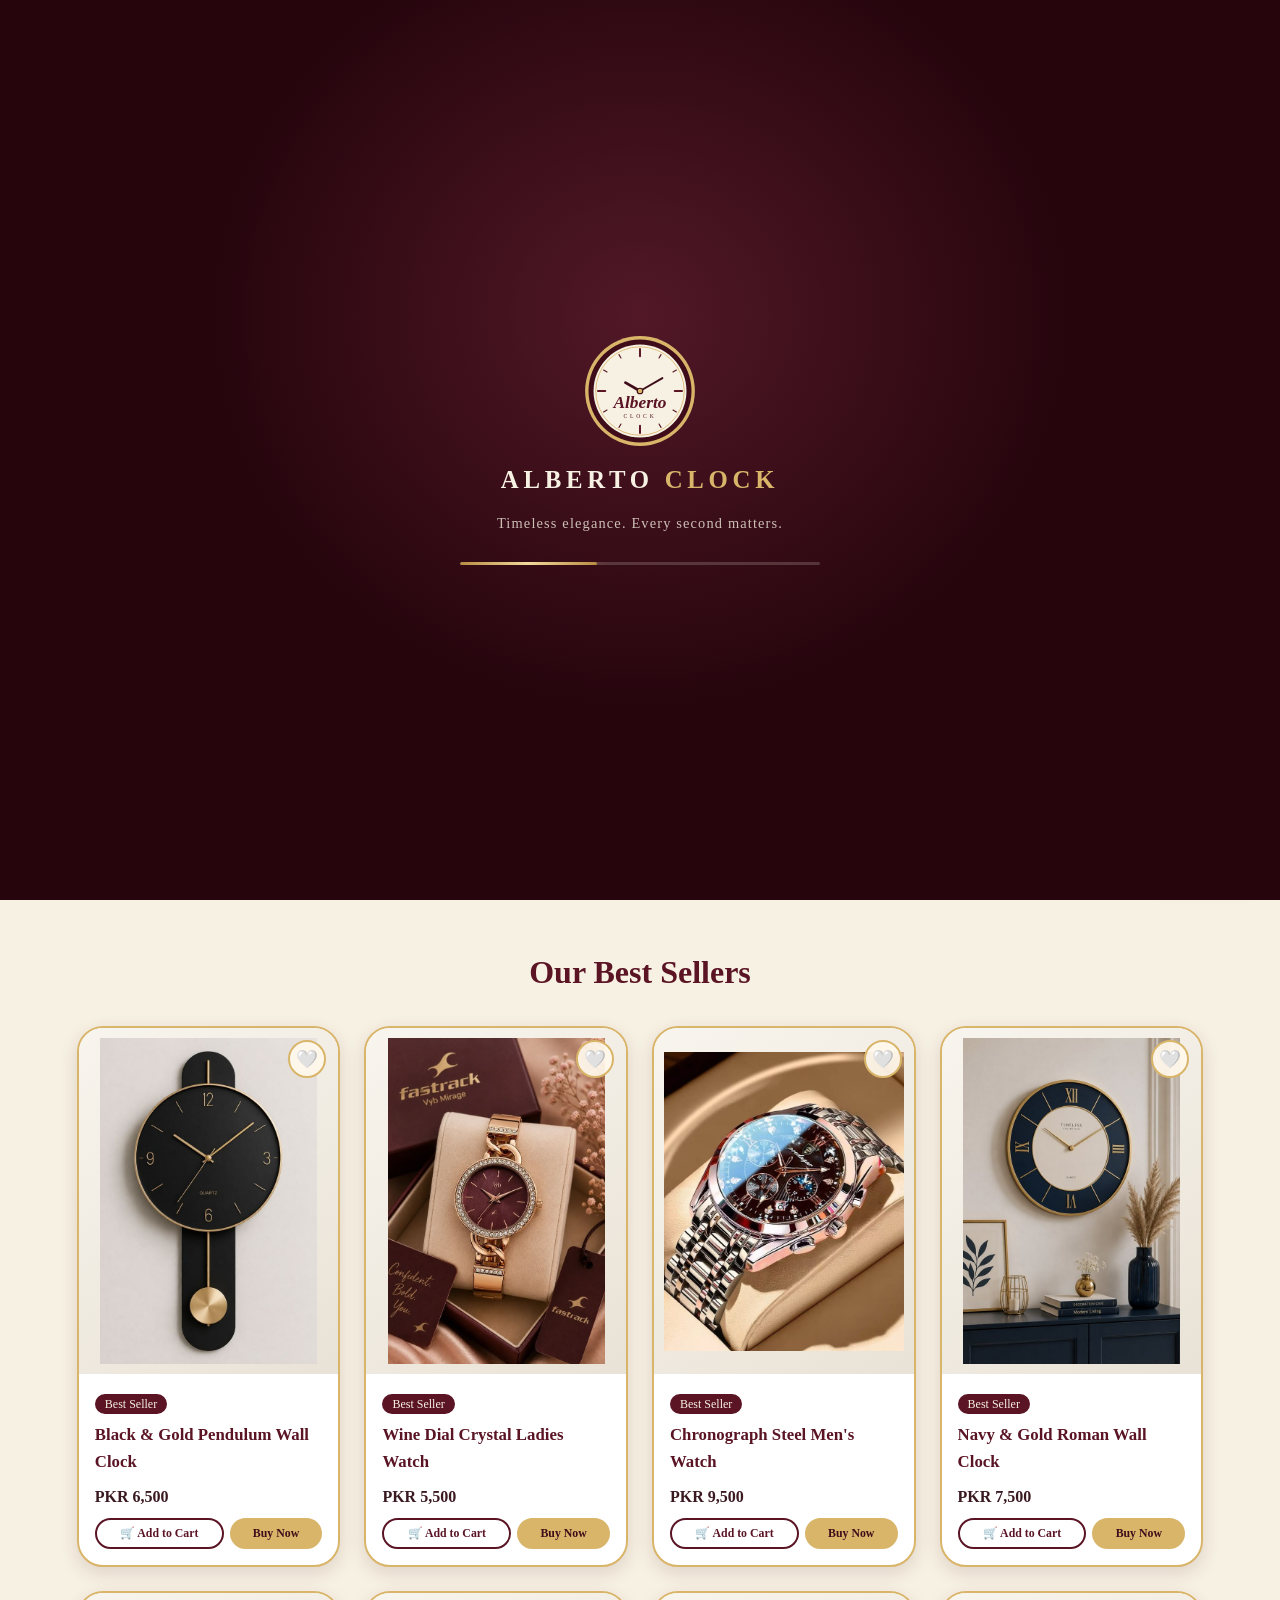
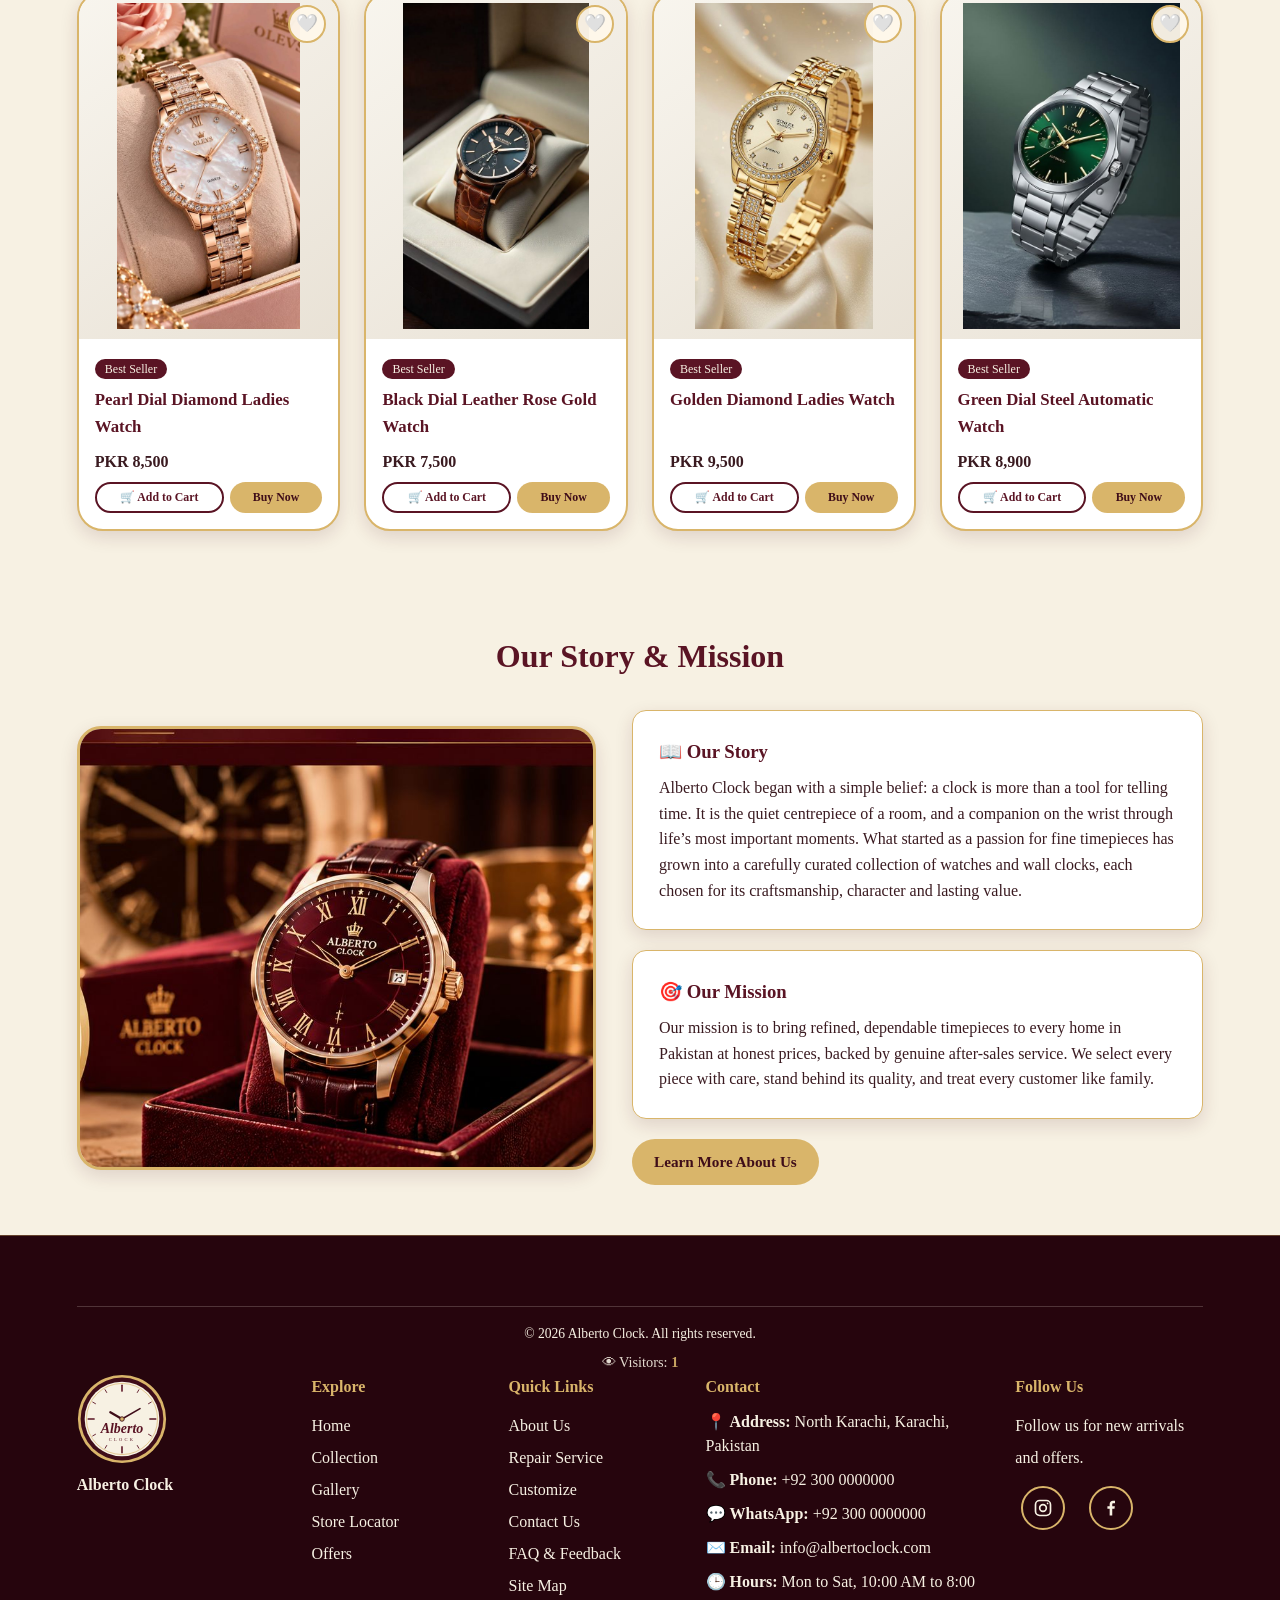
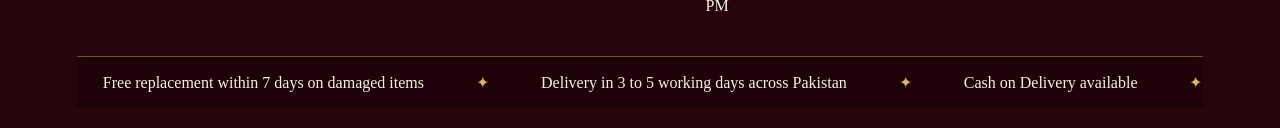
<file: index.html>
<!DOCTYPE html>
<html lang="en">
<head>
  <meta charset="UTF-8">
  <meta name="viewport" content="width=device-width, initial-scale=1.0, viewport-fit=cover">
  <title>Alberto Clock | Home</title>
  <link rel="stylesheet" href="css/style.css">
  <script src="js/jquery-3.6.0.min.js"></script>
</head>
<body data-page="home">

<!-- One-time 5-second branded website preloader -->
<div id="splash" aria-label="Alberto Clock loading">
  <div class="splash-inner">
    <span class="logo-wrap" data-logo></span>
    <div class="splash-brand">ALBERTO <span>CLOCK</span></div>
    <p>Timeless elegance. Every second matters.</p>
    <div class="loading-line" role="progressbar" aria-label="Website loading"></div>
  </div>
</div>

<!-- Header -->
<header class="site-header">
  <div class="header-inner">
    <a href="index.html" class="brand" data-go="home"><span class="logo-wrap" data-logo></span><span>Alberto Clock</span></a>
    <button class="menu-toggle" id="menu-toggle" type="button" aria-label="Open navigation menu" aria-expanded="false"><span></span><span></span><span></span></button>
    <nav class="nav" id="main-nav">
      <a href="index.html" data-go="home" data-nav="home">Home</a>
      <a href="about.html" data-go="about" data-nav="about">About Us</a>
      <a href="collection.html" data-go="collection" data-nav="collection">Collection</a>
      <a href="gallery.html" data-go="gallery" data-nav="gallery">Gallery</a>
      <a href="stores.html" data-go="stores" data-nav="stores">Store Locator</a>
      <a href="offers.html" data-go="offers" data-nav="offers">Offers</a>
      <a href="repair.html" data-go="repair" data-nav="repair">Repair</a>
      <a href="customize.html" data-go="customize" data-nav="customize">Customize</a>
      <a href="faq.html" data-go="faq" data-nav="faq">FAQ &amp; Feedback</a>
      <a href="contact.html" data-go="contact" data-nav="contact">Contact</a>
      <a href="wishlist.html" data-go="wishlist" data-nav="wishlist" class="wishlist-nav" aria-label="Wishlist"><span class="wish-heart" aria-hidden="true">♡</span><span>Wishlist</span><span class="cart-count" id="wish-count">0</span></a>
      <a href="cart.html" data-go="cart" data-nav="cart" aria-label="Cart">🛒 <span class="cart-count" id="cart-count">0</span></a>
    </nav>
  </div>
</header>

<div hidden>
  <video id="hero-video" autoplay muted loop playsinline preload="auto"></video>
</div>

<main>

<!-- ============ HOME ============ -->
<section class="page active" id="page-home">
  <div class="hero" id="hero">
    <!-- Background video: files neeche MEDIA wale script mein hain, JS inhe yahan lagata hai -->
    <video id="hero-video" autoplay muted loop playsinline preload="auto"></video>
    <div class="hero-content">
      <h1>Alberto Clock</h1>
      <p>Timeless elegance for your wrist and your home.</p>
      <div class="hero-actions">
        <a href="collection.html" class="btn" data-go="collection">Explore Collection</a>
        <a href="about.html" class="btn" data-go="about">About Us</a>
        <a href="contact.html" class="btn" data-go="contact">Contact Us</a>
      </div>
    </div>
  </div>


  <section class="section">
    <h2 class="section-title">Our Best Sellers</h2>
    <div class="products-grid grid-4" id="best-grid"></div>
  </section>
  <section class="section" id="home-wish-sec" style="display:none">
    <h2 class="section-title">♡ Your Saved Favourites</h2>
    <div class="products-grid grid-4" id="home-wish"></div>
  </section>
  <section class="section">
    <h2 class="section-title">Our Story &amp; Mission</h2>
    <div class="story-feature">
      <div class="story-photo reveal"><img data-img="story_watch" alt="Alberto Clock watch in gift box" loading="lazy"></div>
      <div class="story-texts">
        <div class="fancy-card reveal"><h3>📖 Our Story</h3><p>Alberto Clock began with a simple belief: a clock is more than a tool for telling time. It is the quiet centrepiece of a room, and a companion on the wrist through life&rsquo;s most important moments. What started as a passion for fine timepieces has grown into a carefully curated collection of watches and wall clocks, each chosen for its craftsmanship, character and lasting value.</p></div>
        <div class="fancy-card reveal"><h3>🎯 Our Mission</h3><p>Our mission is to bring refined, dependable timepieces to every home in Pakistan at honest prices, backed by genuine after-sales service. We select every piece with care, stand behind its quality, and treat every customer like family.</p></div>
        <a href="about.html" class="btn reveal" data-go="about">Learn More About Us</a>
      </div>
    </div>
  </section>
</section>

</main>

<div class="cform-overlay" id="contact-modal"><div class="cform-box"><button class="cform-close" id="close-contact-form" type="button" aria-label="Close">&times;</button><h2>✉️ Send Us a Message</h2><form id="contact-form" novalidate>
          <div class="form-group">
            <label for="ct-name">Full Name</label>
            <input id="ct-name" type="text" placeholder="Enter your full name">
            <span class="error" id="ct-e-name">Please enter your name</span>
            </div>
          <div class="form-group">
            <label for="ct-email">Email Address</label>
            <input id="ct-email" type="email" placeholder="you@example.com">
            <span class="error" id="ct-e-email">Please enter a valid email address</span>
            </div>
          <div class="form-group">
            <label for="ct-phone">Mobile Number</label>
            <input id="ct-phone" type="tel" maxlength="11" placeholder="e.g. 03001234567">
            <span class="error" id="ct-e-phone">Please enter a valid mobile number (e.g. 03001234567)</span>
            </div>
          <div class="form-group">
            <label for="ct-msg">Message</label>
            <textarea id="ct-msg" rows="4" placeholder="How can we help you?">
            </textarea>
            <span class="error" id="ct-e-msg">Please enter a message of at least 5 characters</span>
            </div>
          <button type="submit" class="btn btn-block">Send Message</button>
        </form></div></div>

<!-- ============ CUSTOMIZE POPUPS ============ -->
<div class="cform-overlay cz-modal" id="cz-watch-modal" role="dialog" aria-modal="true" aria-labelledby="cz-w-title"><div class="cform-box">
  <button class="cform-close" type="button" data-cz-close aria-label="Close">&times;</button>
  <h2 id="cz-w-title">⌚ Customize Your Watch</h2>
  <p class="cz-sub">Design it your way. We will call you to confirm price and delivery time.</p>
  <div class="cz-preview" aria-hidden="true">
    <svg id="cz-w-prev" viewBox="0 0 200 200" xmlns="http://www.w3.org/2000/svg" style="--strap:#3b2a20;--case:#d9b56a;--dial:#1c1c1c;--hand:#f7f1e3">
      <rect x="76" y="2" width="48" height="62" rx="12" fill="var(--strap)"/>
      <rect x="76" y="136" width="48" height="62" rx="12" fill="var(--strap)"/>
      <g stroke="rgba(0,0,0,.25)" stroke-width="1.5"><line x1="84" y1="14" x2="116" y2="14"/><line x1="84" y1="26" x2="116" y2="26"/><line x1="84" y1="38" x2="116" y2="38"/><line x1="84" y1="162" x2="116" y2="162"/><line x1="84" y1="174" x2="116" y2="174"/><line x1="84" y1="186" x2="116" y2="186"/></g>
      <circle cx="100" cy="100" r="56" fill="var(--case)"/>
      <circle cx="100" cy="100" r="48" fill="var(--dial)" stroke="rgba(255,255,255,.25)" stroke-width="1.5"/>
      <g stroke="var(--hand)" stroke-width="2.5" stroke-linecap="round"><line x1="100" y1="58" x2="100" y2="66"/><line x1="100" y1="134" x2="100" y2="142"/><line x1="58" y1="100" x2="66" y2="100"/><line x1="134" y1="100" x2="142" y2="100"/></g>
      <line x1="100" y1="100" x2="100" y2="73" stroke="var(--hand)" stroke-width="4" stroke-linecap="round"/>
      <line x1="100" y1="100" x2="124" y2="112" stroke="var(--hand)" stroke-width="3" stroke-linecap="round"/>
      <circle cx="100" cy="100" r="4" fill="var(--case)"/>
      <rect x="156" y="94" width="9" height="12" rx="3" fill="var(--case)"/>
    </svg>
  </div>
  <form id="cz-watch-form" novalidate>
    <div class="cz-sec">1. Watch Style</div>
    <div class="form-group"><span class="cz-lab">Watch for</span>
      <div class="cz-opts">
        <label class="cz-opt"><input type="radio" name="w-for" value="Men" checked><span>Men</span></label>
        <label class="cz-opt"><input type="radio" name="w-for" value="Women"><span>Women</span></label>
        <label class="cz-opt"><input type="radio" name="w-for" value="Unisex"><span>Unisex</span></label>
      </div></div>
    <div class="form-group"><span class="cz-lab">Dial colour</span>
      <div class="cz-sws" data-var="dial">
        <label class="cz-sw"><input type="radio" name="w-dial" value="Black" data-c="#1c1c1c" data-h="#f7f1e3" checked><i style="background:#1c1c1c"></i><em>Black</em></label>
        <label class="cz-sw"><input type="radio" name="w-dial" value="White" data-c="#f7f4ec" data-h="#3f0d19"><i style="background:#f7f4ec"></i><em>White</em></label>
        <label class="cz-sw"><input type="radio" name="w-dial" value="Burgundy" data-c="#5a1424" data-h="#f7f1e3"><i style="background:#5a1424"></i><em>Burgundy</em></label>
        <label class="cz-sw"><input type="radio" name="w-dial" value="Navy Blue" data-c="#1d2f5a" data-h="#f7f1e3"><i style="background:#1d2f5a"></i><em>Navy</em></label>
        <label class="cz-sw"><input type="radio" name="w-dial" value="Emerald Green" data-c="#1f4d3a" data-h="#f7f1e3"><i style="background:#1f4d3a"></i><em>Emerald</em></label>
        <label class="cz-sw"><input type="radio" name="w-dial" value="Champagne" data-c="#e8d5a8" data-h="#3f0d19"><i style="background:#e8d5a8"></i><em>Champagne</em></label>
      </div></div>
    <div class="form-group"><label for="w-dialtext">Text or name on dial <small>(optional)</small></label><input id="w-dialtext" type="text" maxlength="20" placeholder="e.g. your name or brand"></div>

    <div class="cz-sec">2. Case &amp; Strap</div>
    <div class="form-group"><span class="cz-lab">Case material</span>
      <div class="cz-opts" data-var="case">
        <label class="cz-opt"><input type="radio" name="w-case" value="Stainless Steel" data-c="#c4c8cc" checked><span>Stainless Steel</span></label>
        <label class="cz-opt"><input type="radio" name="w-case" value="Gold Plated" data-c="#d9b56a"><span>Gold Plated</span></label>
        <label class="cz-opt"><input type="radio" name="w-case" value="Rose Gold Plated" data-c="#c98b7c"><span>Rose Gold Plated</span></label>
        <label class="cz-opt"><input type="radio" name="w-case" value="Black Steel" data-c="#2b2b2e"><span>Black Steel</span></label>
      </div></div>
    <div class="form-group"><span class="cz-lab">Strap type</span>
      <div class="cz-opts">
        <label class="cz-opt"><input type="radio" name="w-strap" value="Leather" checked><span>Leather</span></label>
        <label class="cz-opt"><input type="radio" name="w-strap" value="Steel Chain"><span>Steel Chain</span></label>
        <label class="cz-opt"><input type="radio" name="w-strap" value="Rubber"><span>Rubber</span></label>
        <label class="cz-opt"><input type="radio" name="w-strap" value="Fabric / NATO"><span>Fabric / NATO</span></label>
      </div></div>
    <div class="form-group"><span class="cz-lab">Strap colour</span>
      <div class="cz-sws" data-var="strap">
        <label class="cz-sw"><input type="radio" name="w-scol" value="Black" data-c="#1c1c1c"><i style="background:#1c1c1c"></i><em>Black</em></label>
        <label class="cz-sw"><input type="radio" name="w-scol" value="Dark Brown" data-c="#3b2a20" checked><i style="background:#3b2a20"></i><em>Dark Brown</em></label>
        <label class="cz-sw"><input type="radio" name="w-scol" value="Tan" data-c="#b07a45"><i style="background:#b07a45"></i><em>Tan</em></label>
        <label class="cz-sw"><input type="radio" name="w-scol" value="Burgundy" data-c="#5a1424"><i style="background:#5a1424"></i><em>Burgundy</em></label>
        <label class="cz-sw"><input type="radio" name="w-scol" value="Navy Blue" data-c="#1d2f5a"><i style="background:#1d2f5a"></i><em>Navy</em></label>
        <label class="cz-sw"><input type="radio" name="w-scol" value="Silver" data-c="#c4c8cc"><i style="background:#c4c8cc"></i><em>Silver</em></label>
        <label class="cz-sw"><input type="radio" name="w-scol" value="Gold" data-c="#d9b56a"><i style="background:#d9b56a"></i><em>Gold</em></label>
        <label class="cz-sw"><input type="radio" name="w-scol" value="Rose Gold" data-c="#c98b7c"><i style="background:#c98b7c"></i><em>Rose Gold</em></label>
      </div></div>
    <div class="cz-row">
      <div class="form-group"><label for="w-size">Case size</label>
        <select id="w-size"><option>28 mm</option><option>32 mm</option><option>36 mm</option><option selected>40 mm</option><option>42 mm</option><option>44 mm</option></select></div>
      <div class="form-group"><label for="w-qty">Quantity</label><input id="w-qty" type="number" min="1" max="100" value="1"></div>
    </div>
    <div class="form-group"><label for="w-engrave">Back engraving <small>(optional)</small></label><input id="w-engrave" type="text" maxlength="30" placeholder="Name, date or short message"></div>

    <div class="cz-sec">3. Your Details</div>
    <div class="cz-row">
      <div class="form-group"><label for="w-name">Full Name</label><input id="w-name" type="text" placeholder="Enter your full name"><span class="error" id="w-e-name">Please enter your name</span></div>
      <div class="form-group"><label for="w-phone">Mobile Number</label><input id="w-phone" type="tel" maxlength="11" placeholder="e.g. 03001234567"><span class="error" id="w-e-phone">Please enter a valid mobile number (e.g. 03001234567)</span></div>
    </div>
    <div class="form-group"><label for="w-address">Address</label><textarea id="w-address" rows="2" placeholder="Your complete delivery address"></textarea><span class="error" id="w-e-address">Please enter your complete address</span></div>
    <div class="form-group"><label for="w-notes">Extra ideas or notes <small>(optional)</small></label><textarea id="w-notes" rows="2" placeholder="Anything else you would like us to know"></textarea></div>
    <button type="submit" class="btn btn-block">Submit Watch Request</button>
    <p class="cz-note">No payment now. We will contact you to confirm the final price.</p>
  </form>
</div></div>

<div class="cform-overlay cz-modal" id="cz-wall-modal" role="dialog" aria-modal="true" aria-labelledby="cz-c-title"><div class="cform-box">
  <button class="cform-close" type="button" data-cz-close aria-label="Close">&times;</button>
  <h2 id="cz-c-title">🕰️ Customize Your Wall Clock</h2>
  <p class="cz-sub">Wood, steel or both. Made to fit your wall and your taste.</p>
  <div class="cz-preview" aria-hidden="true">
    <svg id="cz-c-prev" viewBox="0 0 200 200" xmlns="http://www.w3.org/2000/svg" style="--frame:#5b3a29;--face:#f7f1e3;--ink:#3f0d19;--ring:#d9b56a">
      <defs><pattern id="czgrain" width="8" height="8" patternUnits="userSpaceOnUse"><path d="M0 2 Q4 0 8 2 M0 6 Q4 4 8 6" stroke="rgba(0,0,0,.18)" stroke-width="1" fill="none"/></pattern></defs>
      <circle id="cz-sh-round" cx="100" cy="100" r="94" fill="var(--frame)"/>
      <rect id="cz-sh-square" class="cz-hide" x="8" y="8" width="184" height="184" rx="14" fill="var(--frame)"/>
      <polygon id="cz-sh-oct" class="cz-hide" points="60,6 140,6 194,60 194,140 140,194 60,194 6,140 6,60" fill="var(--frame)"/>
      <g id="cz-grain"><circle cx="100" cy="100" r="94" fill="url(#czgrain)"/></g>
      <circle cx="100" cy="100" r="68" fill="var(--ring)"/>
      <circle cx="100" cy="100" r="65" fill="var(--face)"/>
      <g id="cz-nums" font-family="Georgia,serif" font-size="13" font-weight="bold" fill="var(--ink)" text-anchor="middle">
        <text x="100" y="47">XII</text><text x="154" y="105">III</text><text x="100" y="164">VI</text><text x="46" y="105">IX</text>
      </g>
      <g id="cz-dots" class="cz-hide" fill="var(--ink)"><circle cx="100" cy="42" r="3"/><circle cx="158" cy="100" r="3"/><circle cx="100" cy="158" r="3"/><circle cx="42" cy="100" r="3"/></g>
      <text id="cz-ctext" x="100" y="126" text-anchor="middle" font-family="Georgia,serif" font-style="italic" font-size="9" fill="var(--ink)"></text>
      <line x1="100" y1="100" x2="100" y2="62" stroke="var(--ink)" stroke-width="4" stroke-linecap="round"/>
      <line x1="100" y1="100" x2="128" y2="114" stroke="var(--ink)" stroke-width="3" stroke-linecap="round"/>
      <circle cx="100" cy="100" r="4" fill="var(--ring)" stroke="var(--ink)" stroke-width="1.5"/>
    </svg>
  </div>
  <form id="cz-wall-form" novalidate>
    <div class="cz-sec">1. Material</div>
    <div class="form-group"><div class="cz-tiles" id="c-mat">
      <label class="cz-tile"><input type="radio" name="c-mat" value="Wood" checked><span><b>🪵</b>Wood</span></label>
      <label class="cz-tile"><input type="radio" name="c-mat" value="Steel"><span><b>🔩</b>Steel</span></label>
      <label class="cz-tile"><input type="radio" name="c-mat" value="Wood + Steel"><span><b>✨</b>Wood + Steel</span></label>
    </div></div>
    <div class="form-group" id="c-wood-box"><span class="cz-lab">Wood type</span>
      <div class="cz-sws">
        <label class="cz-sw"><input type="radio" name="c-wood" value="Walnut" data-c="#5b3a29" checked><i style="background:#5b3a29"></i><em>Walnut</em></label>
        <label class="cz-sw"><input type="radio" name="c-wood" value="Oak" data-c="#b98b52"><i style="background:#b98b52"></i><em>Oak</em></label>
        <label class="cz-sw"><input type="radio" name="c-wood" value="Teak" data-c="#8a5a2b"><i style="background:#8a5a2b"></i><em>Teak</em></label>
        <label class="cz-sw"><input type="radio" name="c-wood" value="Mahogany" data-c="#4a1f1a"><i style="background:#4a1f1a"></i><em>Mahogany</em></label>
        <label class="cz-sw"><input type="radio" name="c-wood" value="Ebony Black" data-c="#1f1a17"><i style="background:#1f1a17"></i><em>Ebony</em></label>
      </div></div>
    <div class="form-group cz-hide" id="c-steel-box"><span class="cz-lab">Steel finish</span>
      <div class="cz-sws">
        <label class="cz-sw"><input type="radio" name="c-steel" value="Brushed Silver" data-c="#b9bcc0" checked><i style="background:#b9bcc0"></i><em>Brushed</em></label>
        <label class="cz-sw"><input type="radio" name="c-steel" value="Polished Chrome" data-c="#dfe3e8"><i style="background:#dfe3e8"></i><em>Chrome</em></label>
        <label class="cz-sw"><input type="radio" name="c-steel" value="Black Steel" data-c="#2a2c30"><i style="background:#2a2c30"></i><em>Black</em></label>
        <label class="cz-sw"><input type="radio" name="c-steel" value="Gold Finish" data-c="#d1a954"><i style="background:#d1a954"></i><em>Gold</em></label>
        <label class="cz-sw"><input type="radio" name="c-steel" value="Rose Gold Finish" data-c="#b76e79"><i style="background:#b76e79"></i><em>Rose Gold</em></label>
      </div></div>

    <div class="cz-sec">2. Shape, Size &amp; Dial</div>
    <div class="form-group"><span class="cz-lab">Shape</span>
      <div class="cz-opts">
        <label class="cz-opt"><input type="radio" name="c-shape" value="Round" checked><span>Round</span></label>
        <label class="cz-opt"><input type="radio" name="c-shape" value="Square"><span>Square</span></label>
        <label class="cz-opt"><input type="radio" name="c-shape" value="Octagon"><span>Octagon</span></label>
      </div></div>
    <div class="cz-row">
      <div class="form-group"><label for="c-size">Size (diameter)</label>
        <select id="c-size"><option>12 inch</option><option>16 inch</option><option selected>20 inch</option><option>24 inch</option><option>30 inch</option><option>36 inch</option></select></div>
      <div class="form-group"><label for="c-qty">Quantity</label><input id="c-qty" type="number" min="1" max="100" value="1"></div>
    </div>
    <div class="form-group"><span class="cz-lab">Dial style</span>
      <div class="cz-opts">
        <label class="cz-opt"><input type="radio" name="c-dial" value="Roman Numerals" checked><span>Roman</span></label>
        <label class="cz-opt"><input type="radio" name="c-dial" value="Numeric (1 to 12)"><span>Numeric</span></label>
        <label class="cz-opt"><input type="radio" name="c-dial" value="Minimal (no numbers)"><span>Minimal</span></label>
      </div></div>
    <div class="cz-row">
      <div class="form-group"><span class="cz-lab">Pendulum</span>
        <div class="cz-opts">
          <label class="cz-opt"><input type="radio" name="c-pend" value="Yes"><span>Yes</span></label>
          <label class="cz-opt"><input type="radio" name="c-pend" value="No" checked><span>No</span></label>
        </div></div>
      <div class="form-group"><label for="c-engrave">Name or text <small>(optional)</small></label><input id="c-engrave" type="text" maxlength="24" placeholder="e.g. Khan Family"></div>
    </div>

    <div class="cz-sec">3. Your Details</div>
    <div class="cz-row">
      <div class="form-group"><label for="cz-c-name">Full Name</label><input id="cz-c-name" type="text" placeholder="Enter your full name"><span class="error" id="cz-c-e-name">Please enter your name</span></div>
      <div class="form-group"><label for="cz-c-phone">Mobile Number</label><input id="cz-c-phone" type="tel" maxlength="11" placeholder="e.g. 03001234567"><span class="error" id="cz-c-e-phone">Please enter a valid mobile number (e.g. 03001234567)</span></div>
    </div>
    <div class="form-group"><label for="cz-c-address">Address</label><textarea id="cz-c-address" rows="2" placeholder="Your complete delivery address"></textarea><span class="error" id="cz-c-e-address">Please enter your complete address</span></div>
    <div class="form-group"><label for="c-notes">Extra ideas or notes <small>(optional)</small></label><textarea id="c-notes" rows="2" placeholder="Anything else you would like us to know"></textarea></div>
    <button type="submit" class="btn btn-block">Submit Wall Clock Request</button>
    <p class="cz-note">No payment now. We will contact you to confirm the final price.</p>
  </form>
</div></div>

<div class="popup-overlay" id="cz-popup">
  <div class="popup-box">
    <h3>Request Received!</h3>
    <p>Thank you! Our team will contact you shortly to confirm your custom design.</p>
    <span class="cz-ref" id="cz-ref">ALB-000000</span>
    <p style="font-size:.85rem">Keep this reference number for follow up.</p><br>
    <div class="cz-pop-actions"><a class="btn" id="cz-wa" href="#" target="_blank" rel="noopener">Send on WhatsApp</a><button class="btn btn-outline" id="cz-ok" type="button">OK</button></div>
  </div>
</div>


<!-- Gallery lightbox -->
<div class="lightbox" id="lightbox">
  <button class="close" id="lb-close" aria-label="Close">&times;</button>
  <div class="big-pic" id="lb-pic"></div>
  <div class="big-name" id="lb-name"></div>
</div>


<!-- Footer -->
<footer class="site-footer">
  <div class="footer-ticker" aria-label="Store announcements"><div class="ticker-track"><span>Free replacement within 7 days on damaged items</span><span>Delivery in 3 to 5 working days across Pakistan</span><span>Cash on Delivery available</span><span>Six offers live: BOGO, HALF50, OFF10, OFF20, OFF30 and OFF40</span><span>Repair service for watches and wall clocks</span><span>Free replacement within 7 days on damaged items</span><span>Delivery in 3 to 5 working days across Pakistan</span><span>Cash on Delivery available</span><span>Six offers live: BOGO, HALF50, OFF10, OFF20, OFF30 and OFF40</span><span>Repair service for watches and wall clocks</span></div></div>
  <div class="footer-grid">
    <div class="footer-logo"><span class="logo-wrap" data-logo></span><strong>Alberto Clock</strong></div>
    <div><h4>Explore</h4><ul><li><a href="index.html" data-go="home">Home</a></li><li><a href="collection.html" data-go="collection">Collection</a></li><li><a href="gallery.html" data-go="gallery">Gallery</a></li><li><a href="stores.html" data-go="stores">Store Locator</a></li><li><a href="offers.html" data-go="offers">Offers</a></li></ul></div>
    <div><h4>Quick Links</h4><ul><li><a href="about.html" data-go="about">About Us</a></li><li><a href="repair.html" data-go="repair">Repair Service</a></li><li><a href="customize.html" data-go="customize">Customize</a></li><li><a href="contact.html" data-go="contact">Contact Us</a></li><li><a href="faq.html" data-go="faq">FAQ &amp; Feedback</a></li><li><a href="sitemap.html" data-go="sitemap">Site Map</a></li></ul></div>
    <div>
      <h4>Contact</h4>
      <ul class="contact-list">
        <li>📍 <strong>Address:</strong> North Karachi, Karachi, Pakistan</li>
        <li>📞 <strong>Phone:</strong> <a href="tel:+923000000000">+92 300 0000000</a></li>
        <li>💬 <strong>WhatsApp:</strong> <a href="https://wa.me/923000000000" target="_blank" rel="noopener">+92 300 0000000</a></li>
        <li>✉️ <strong>Email:</strong> <a href="mailto:info@albertoclock.com">info@albertoclock.com</a></li>
        <li>🕒 <strong>Hours:</strong> Mon to Sat, 10:00 AM to 8:00 PM</li>
      </ul>
    </div>
    <div>
      <h4>Follow Us</h4>
      <p>Follow us for new arrivals and offers.</p>
      <p class="social">
        <a href="https://instagram.com/albertoclock" target="_blank" rel="noopener" aria-label="Instagram"><svg viewBox="0 0 24 24" width="22" height="22" fill="none" stroke="currentColor" stroke-width="2" aria-hidden="true"><rect x="3" y="3" width="18" height="18" rx="5"/><circle cx="12" cy="12" r="4"/><circle cx="17.5" cy="6.5" r="1" fill="currentColor" stroke="none"/></svg></a>
        <a href="https://facebook.com/albertoclock" target="_blank" rel="noopener" aria-label="Facebook"><svg viewBox="0 0 24 24" width="22" height="22" fill="currentColor" aria-hidden="true"><path d="M13.5 21v-8h2.7l.4-3.2h-3.1V7.8c0-.9.3-1.5 1.6-1.5h1.7V3.4c-.3 0-1.3-.1-2.4-.1-2.4 0-4 1.5-4 4.1v2.4H7.7V13h2.7v8z"/></svg></a>
      </p>
    </div>
  </div>
  <p class="copyright">&copy; 2026 Alberto Clock. All rights reserved.<br><span class="visitor-count">👁 Visitors: <strong id="visitor-count">…</strong></span></p>
</footer>

<!-- Chat bot -->
<button id="chat-btn">💬 Chat Bot</button>
<div id="chat-box">
  <div id="chat-head">💬 Alberto Clock Assistant</div>
  <div id="chat-log"></div>
  <div id="chat-emojis"><button type="button" aria-label="Emoji 😀">😀</button><button type="button" aria-label="Emoji 😊">😊</button><button type="button" aria-label="Emoji 👍">👍</button><button type="button" aria-label="Emoji 🙏">🙏</button><button type="button" aria-label="Emoji ❤️">❤️</button><button type="button" aria-label="Emoji 🎉">🎉</button><button type="button" aria-label="Emoji ⌚">⌚</button><button type="button" aria-label="Emoji 🛒">🛒</button></div>
  <form id="chat-form">
    <input id="chat-input" type="text" placeholder="Type your question..." autocomplete="off">
    <button class="btn btn-small" type="submit">Send</button>
    </form>
</div>

<!-- Contact popup -->
<div class="popup-overlay" id="contact-popup">
  <div class="popup-box">
    <h3>Thank You!</h3>
    <p>We have received your message and will get back to you shortly.</p><br>
    <button class="btn" id="contact-ok">OK</button>
  </div>
</div>

<!-- Repair popup -->
<div class="popup-overlay" id="repair-popup">
  <div class="popup-box">
    <h3>Request Received!</h3>
    <p>Your repair request has been received. Our team will contact you shortly.</p><br>
    <button class="btn" id="repair-ok">OK</button>
  </div>
</div>

<script src="js/media.js"></script>
<script src="js/main.js"></script>
<script src="js/customize.js"></script>
</body>
</html>
</file>
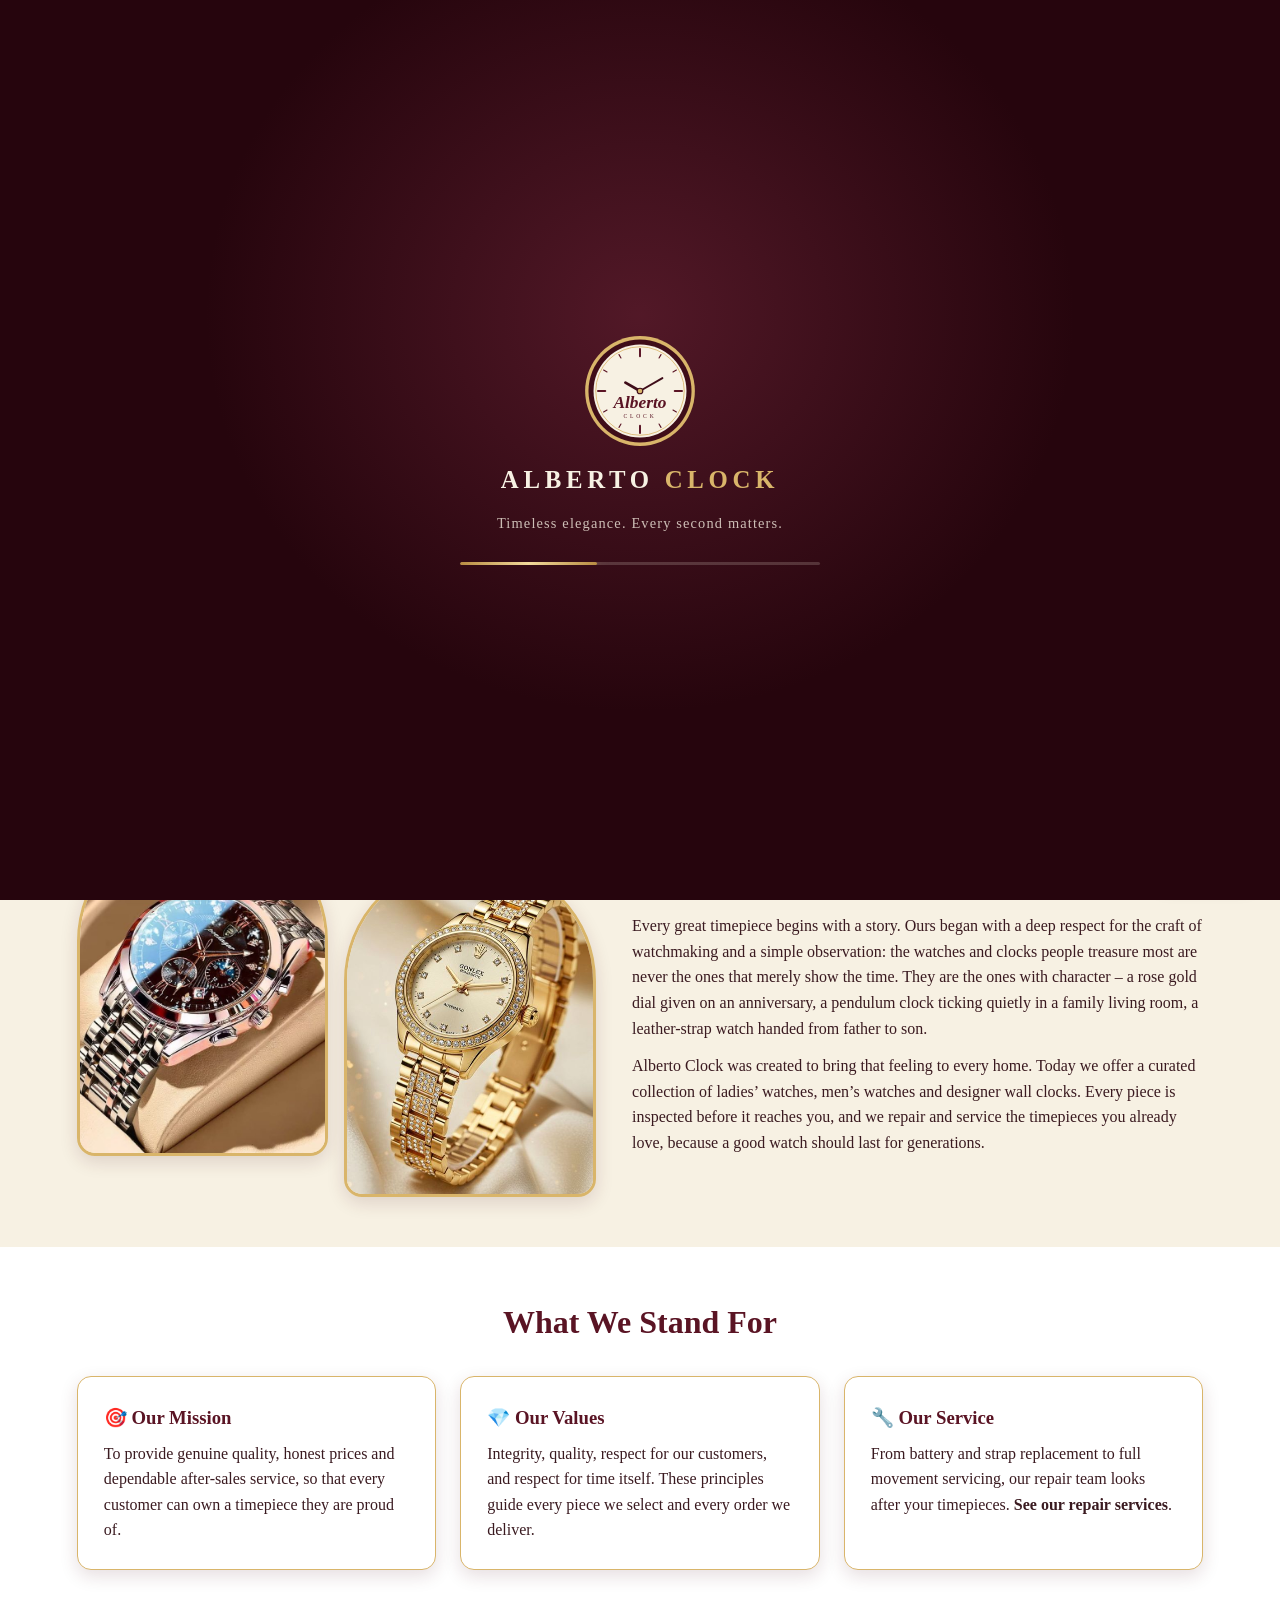
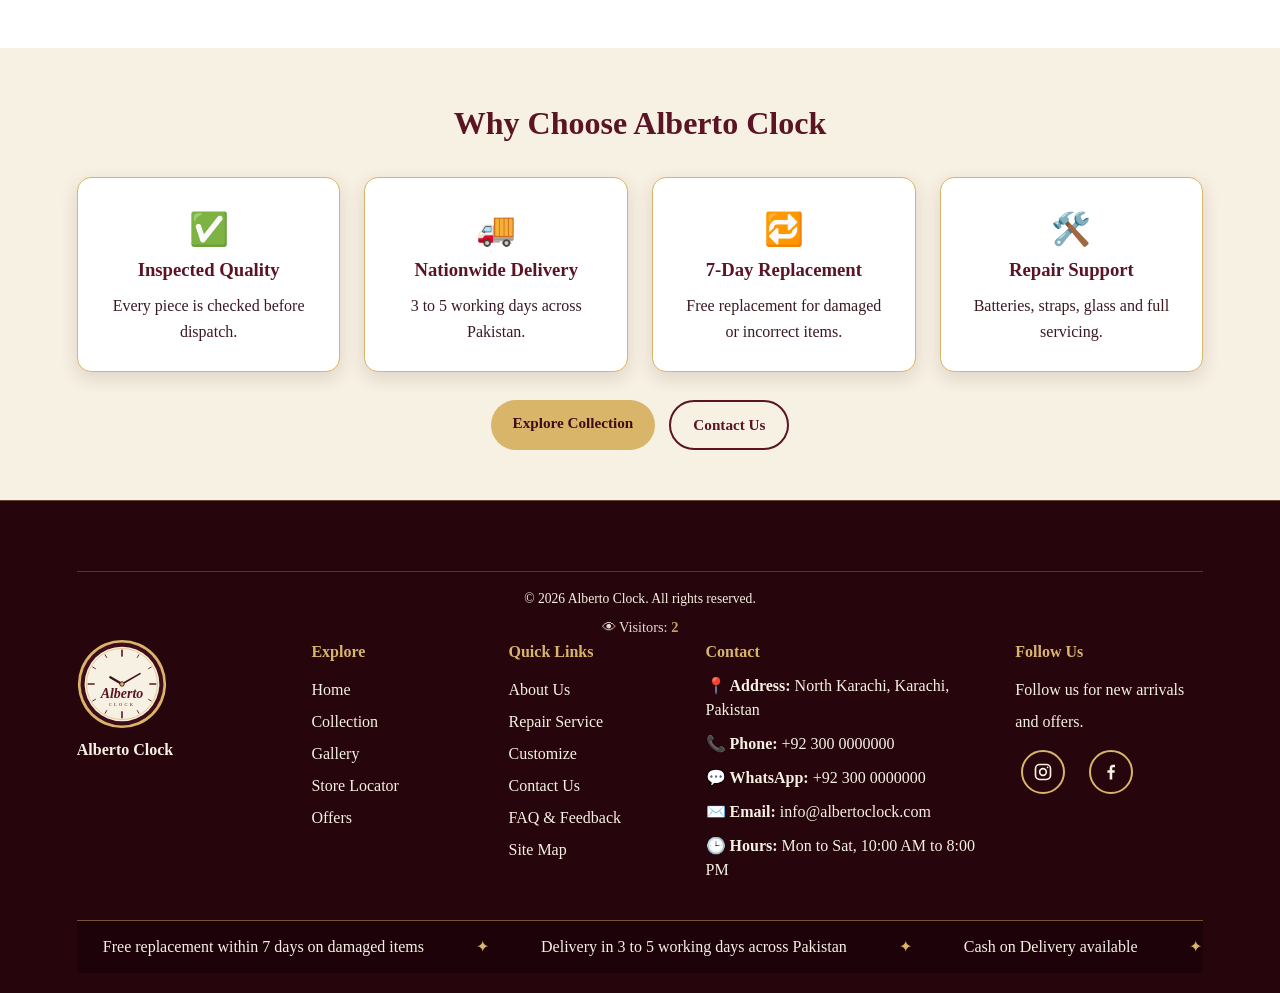
<file: about.html>
<!DOCTYPE html>
<html lang="en">
<head>
  <meta charset="UTF-8">
  <meta name="viewport" content="width=device-width, initial-scale=1.0, viewport-fit=cover">
  <title>Alberto Clock | About Us</title>
  <link rel="stylesheet" href="css/style.css">
  <script src="js/jquery-3.6.0.min.js"></script>
</head>
<body data-page="about">

<!-- One-time 5-second branded website preloader -->
<div id="splash" aria-label="Alberto Clock loading">
  <div class="splash-inner">
    <span class="logo-wrap" data-logo></span>
    <div class="splash-brand">ALBERTO <span>CLOCK</span></div>
    <p>Timeless elegance. Every second matters.</p>
    <div class="loading-line" role="progressbar" aria-label="Website loading"></div>
  </div>
</div>

<!-- Header -->
<header class="site-header">
  <div class="header-inner">
    <a href="index.html" class="brand" data-go="home"><span class="logo-wrap" data-logo></span><span>Alberto Clock</span></a>
    <button class="menu-toggle" id="menu-toggle" type="button" aria-label="Open navigation menu" aria-expanded="false"><span></span><span></span><span></span></button>
    <nav class="nav" id="main-nav">
      <a href="index.html" data-go="home" data-nav="home">Home</a>
      <a href="about.html" data-go="about" data-nav="about">About Us</a>
      <a href="collection.html" data-go="collection" data-nav="collection">Collection</a>
      <a href="gallery.html" data-go="gallery" data-nav="gallery">Gallery</a>
      <a href="stores.html" data-go="stores" data-nav="stores">Store Locator</a>
      <a href="offers.html" data-go="offers" data-nav="offers">Offers</a>
      <a href="repair.html" data-go="repair" data-nav="repair">Repair</a>
      <a href="customize.html" data-go="customize" data-nav="customize">Customize</a>
      <a href="faq.html" data-go="faq" data-nav="faq">FAQ &amp; Feedback</a>
      <a href="contact.html" data-go="contact" data-nav="contact">Contact</a>
      <a href="wishlist.html" data-go="wishlist" data-nav="wishlist" class="wishlist-nav" aria-label="Wishlist"><span class="wish-heart" aria-hidden="true">♡</span><span>Wishlist</span><span class="cart-count" id="wish-count">0</span></a>
      <a href="cart.html" data-go="cart" data-nav="cart" aria-label="Cart">🛒 <span class="cart-count" id="cart-count">0</span></a>
    </nav>
  </div>
</header>

<div hidden>
  <video id="hero-video" autoplay muted loop playsinline preload="auto"></video>
</div>

<main>

<!-- ============ ABOUT ============ -->
<section class="page active" id="page-about">
  <div class="page-banner"><h1>About Us</h1><p class="slogan">Crafted with passion. Chosen to last a lifetime.</p><p class="sub">The story behind Alberto Clock</p></div>
  <section class="section">
    <div class="about-split">
      <div class="about-photos reveal"><img data-img="men1" alt="Chronograph men's watch" loading="lazy"><img data-img="women4" alt="Golden ladies watch" loading="lazy"></div>
      <div class="about-text reveal"><h2>Our Story</h2><p>Every great timepiece begins with a story. Ours began with a deep respect for the craft of watchmaking and a simple observation: the watches and clocks people treasure most are never the ones that merely show the time. They are the ones with character &ndash; a rose gold dial given on an anniversary, a pendulum clock ticking quietly in a family living room, a leather-strap watch handed from father to son.</p><p>Alberto Clock was created to bring that feeling to every home. Today we offer a curated collection of ladies&rsquo; watches, men&rsquo;s watches and designer wall clocks. Every piece is inspected before it reaches you, and we repair and service the timepieces you already love, because a good watch should last for generations.</p></div>
    </div>
  </section>
  <section class="section about-band">
    <h2 class="section-title">What We Stand For</h2>
    <div class="card-row">
      <div class="fancy-card reveal"><h3>🎯 Our Mission</h3><p>To provide genuine quality, honest prices and dependable after-sales service, so that every customer can own a timepiece they are proud of.</p></div>
      <div class="fancy-card reveal"><h3>💎 Our Values</h3><p>Integrity, quality, respect for our customers, and respect for time itself. These principles guide every piece we select and every order we deliver.</p></div>
      <div class="fancy-card reveal"><h3>🔧 Our Service</h3><p>From battery and strap replacement to full movement servicing, our repair team looks after your timepieces. <a href="repair.html" data-go="repair"><strong>See our repair services</strong></a>.</p></div>
    </div>
  </section>
  <section class="section">
    <h2 class="section-title">Why Choose Alberto Clock</h2>
    <div class="card-row four">
      <div class="fancy-card why reveal"><span>✅</span><h3>Inspected Quality</h3><p>Every piece is checked before dispatch.</p></div>
      <div class="fancy-card why reveal"><span>🚚</span><h3>Nationwide Delivery</h3><p>3 to 5 working days across Pakistan.</p></div>
      <div class="fancy-card why reveal"><span>🔁</span><h3>7-Day Replacement</h3><p>Free replacement for damaged or incorrect items.</p></div>
      <div class="fancy-card why reveal"><span>🛠️</span><h3>Repair Support</h3><p>Batteries, straps, glass and full servicing.</p></div>
    </div>
    <div class="hero-actions"><a href="collection.html" class="btn" data-go="collection">Explore Collection</a><a href="contact.html" class="btn btn-outline" data-go="contact">Contact Us</a></div>
  </section>
</section>

</main>

<div class="cform-overlay" id="contact-modal"><div class="cform-box"><button class="cform-close" id="close-contact-form" type="button" aria-label="Close">&times;</button><h2>✉️ Send Us a Message</h2><form id="contact-form" novalidate>
          <div class="form-group">
            <label for="ct-name">Full Name</label>
            <input id="ct-name" type="text" placeholder="Enter your full name">
            <span class="error" id="ct-e-name">Please enter your name</span>
            </div>
          <div class="form-group">
            <label for="ct-email">Email Address</label>
            <input id="ct-email" type="email" placeholder="you@example.com">
            <span class="error" id="ct-e-email">Please enter a valid email address</span>
            </div>
          <div class="form-group">
            <label for="ct-phone">Mobile Number</label>
            <input id="ct-phone" type="tel" maxlength="11" placeholder="e.g. 03001234567">
            <span class="error" id="ct-e-phone">Please enter a valid mobile number (e.g. 03001234567)</span>
            </div>
          <div class="form-group">
            <label for="ct-msg">Message</label>
            <textarea id="ct-msg" rows="4" placeholder="How can we help you?">
            </textarea>
            <span class="error" id="ct-e-msg">Please enter a message of at least 5 characters</span>
            </div>
          <button type="submit" class="btn btn-block">Send Message</button>
        </form></div></div>

<!-- ============ CUSTOMIZE POPUPS ============ -->
<div class="cform-overlay cz-modal" id="cz-watch-modal" role="dialog" aria-modal="true" aria-labelledby="cz-w-title"><div class="cform-box">
  <button class="cform-close" type="button" data-cz-close aria-label="Close">&times;</button>
  <h2 id="cz-w-title">⌚ Customize Your Watch</h2>
  <p class="cz-sub">Design it your way. We will call you to confirm price and delivery time.</p>
  <div class="cz-preview" aria-hidden="true">
    <svg id="cz-w-prev" viewBox="0 0 200 200" xmlns="http://www.w3.org/2000/svg" style="--strap:#3b2a20;--case:#d9b56a;--dial:#1c1c1c;--hand:#f7f1e3">
      <rect x="76" y="2" width="48" height="62" rx="12" fill="var(--strap)"/>
      <rect x="76" y="136" width="48" height="62" rx="12" fill="var(--strap)"/>
      <g stroke="rgba(0,0,0,.25)" stroke-width="1.5"><line x1="84" y1="14" x2="116" y2="14"/><line x1="84" y1="26" x2="116" y2="26"/><line x1="84" y1="38" x2="116" y2="38"/><line x1="84" y1="162" x2="116" y2="162"/><line x1="84" y1="174" x2="116" y2="174"/><line x1="84" y1="186" x2="116" y2="186"/></g>
      <circle cx="100" cy="100" r="56" fill="var(--case)"/>
      <circle cx="100" cy="100" r="48" fill="var(--dial)" stroke="rgba(255,255,255,.25)" stroke-width="1.5"/>
      <g stroke="var(--hand)" stroke-width="2.5" stroke-linecap="round"><line x1="100" y1="58" x2="100" y2="66"/><line x1="100" y1="134" x2="100" y2="142"/><line x1="58" y1="100" x2="66" y2="100"/><line x1="134" y1="100" x2="142" y2="100"/></g>
      <line x1="100" y1="100" x2="100" y2="73" stroke="var(--hand)" stroke-width="4" stroke-linecap="round"/>
      <line x1="100" y1="100" x2="124" y2="112" stroke="var(--hand)" stroke-width="3" stroke-linecap="round"/>
      <circle cx="100" cy="100" r="4" fill="var(--case)"/>
      <rect x="156" y="94" width="9" height="12" rx="3" fill="var(--case)"/>
    </svg>
  </div>
  <form id="cz-watch-form" novalidate>
    <div class="cz-sec">1. Watch Style</div>
    <div class="form-group"><span class="cz-lab">Watch for</span>
      <div class="cz-opts">
        <label class="cz-opt"><input type="radio" name="w-for" value="Men" checked><span>Men</span></label>
        <label class="cz-opt"><input type="radio" name="w-for" value="Women"><span>Women</span></label>
        <label class="cz-opt"><input type="radio" name="w-for" value="Unisex"><span>Unisex</span></label>
      </div></div>
    <div class="form-group"><span class="cz-lab">Dial colour</span>
      <div class="cz-sws" data-var="dial">
        <label class="cz-sw"><input type="radio" name="w-dial" value="Black" data-c="#1c1c1c" data-h="#f7f1e3" checked><i style="background:#1c1c1c"></i><em>Black</em></label>
        <label class="cz-sw"><input type="radio" name="w-dial" value="White" data-c="#f7f4ec" data-h="#3f0d19"><i style="background:#f7f4ec"></i><em>White</em></label>
        <label class="cz-sw"><input type="radio" name="w-dial" value="Burgundy" data-c="#5a1424" data-h="#f7f1e3"><i style="background:#5a1424"></i><em>Burgundy</em></label>
        <label class="cz-sw"><input type="radio" name="w-dial" value="Navy Blue" data-c="#1d2f5a" data-h="#f7f1e3"><i style="background:#1d2f5a"></i><em>Navy</em></label>
        <label class="cz-sw"><input type="radio" name="w-dial" value="Emerald Green" data-c="#1f4d3a" data-h="#f7f1e3"><i style="background:#1f4d3a"></i><em>Emerald</em></label>
        <label class="cz-sw"><input type="radio" name="w-dial" value="Champagne" data-c="#e8d5a8" data-h="#3f0d19"><i style="background:#e8d5a8"></i><em>Champagne</em></label>
      </div></div>
    <div class="form-group"><label for="w-dialtext">Text or name on dial <small>(optional)</small></label><input id="w-dialtext" type="text" maxlength="20" placeholder="e.g. your name or brand"></div>

    <div class="cz-sec">2. Case &amp; Strap</div>
    <div class="form-group"><span class="cz-lab">Case material</span>
      <div class="cz-opts" data-var="case">
        <label class="cz-opt"><input type="radio" name="w-case" value="Stainless Steel" data-c="#c4c8cc" checked><span>Stainless Steel</span></label>
        <label class="cz-opt"><input type="radio" name="w-case" value="Gold Plated" data-c="#d9b56a"><span>Gold Plated</span></label>
        <label class="cz-opt"><input type="radio" name="w-case" value="Rose Gold Plated" data-c="#c98b7c"><span>Rose Gold Plated</span></label>
        <label class="cz-opt"><input type="radio" name="w-case" value="Black Steel" data-c="#2b2b2e"><span>Black Steel</span></label>
      </div></div>
    <div class="form-group"><span class="cz-lab">Strap type</span>
      <div class="cz-opts">
        <label class="cz-opt"><input type="radio" name="w-strap" value="Leather" checked><span>Leather</span></label>
        <label class="cz-opt"><input type="radio" name="w-strap" value="Steel Chain"><span>Steel Chain</span></label>
        <label class="cz-opt"><input type="radio" name="w-strap" value="Rubber"><span>Rubber</span></label>
        <label class="cz-opt"><input type="radio" name="w-strap" value="Fabric / NATO"><span>Fabric / NATO</span></label>
      </div></div>
    <div class="form-group"><span class="cz-lab">Strap colour</span>
      <div class="cz-sws" data-var="strap">
        <label class="cz-sw"><input type="radio" name="w-scol" value="Black" data-c="#1c1c1c"><i style="background:#1c1c1c"></i><em>Black</em></label>
        <label class="cz-sw"><input type="radio" name="w-scol" value="Dark Brown" data-c="#3b2a20" checked><i style="background:#3b2a20"></i><em>Dark Brown</em></label>
        <label class="cz-sw"><input type="radio" name="w-scol" value="Tan" data-c="#b07a45"><i style="background:#b07a45"></i><em>Tan</em></label>
        <label class="cz-sw"><input type="radio" name="w-scol" value="Burgundy" data-c="#5a1424"><i style="background:#5a1424"></i><em>Burgundy</em></label>
        <label class="cz-sw"><input type="radio" name="w-scol" value="Navy Blue" data-c="#1d2f5a"><i style="background:#1d2f5a"></i><em>Navy</em></label>
        <label class="cz-sw"><input type="radio" name="w-scol" value="Silver" data-c="#c4c8cc"><i style="background:#c4c8cc"></i><em>Silver</em></label>
        <label class="cz-sw"><input type="radio" name="w-scol" value="Gold" data-c="#d9b56a"><i style="background:#d9b56a"></i><em>Gold</em></label>
        <label class="cz-sw"><input type="radio" name="w-scol" value="Rose Gold" data-c="#c98b7c"><i style="background:#c98b7c"></i><em>Rose Gold</em></label>
      </div></div>
    <div class="cz-row">
      <div class="form-group"><label for="w-size">Case size</label>
        <select id="w-size"><option>28 mm</option><option>32 mm</option><option>36 mm</option><option selected>40 mm</option><option>42 mm</option><option>44 mm</option></select></div>
      <div class="form-group"><label for="w-qty">Quantity</label><input id="w-qty" type="number" min="1" max="100" value="1"></div>
    </div>
    <div class="form-group"><label for="w-engrave">Back engraving <small>(optional)</small></label><input id="w-engrave" type="text" maxlength="30" placeholder="Name, date or short message"></div>

    <div class="cz-sec">3. Your Details</div>
    <div class="cz-row">
      <div class="form-group"><label for="w-name">Full Name</label><input id="w-name" type="text" placeholder="Enter your full name"><span class="error" id="w-e-name">Please enter your name</span></div>
      <div class="form-group"><label for="w-phone">Mobile Number</label><input id="w-phone" type="tel" maxlength="11" placeholder="e.g. 03001234567"><span class="error" id="w-e-phone">Please enter a valid mobile number (e.g. 03001234567)</span></div>
    </div>
    <div class="form-group"><label for="w-address">Address</label><textarea id="w-address" rows="2" placeholder="Your complete delivery address"></textarea><span class="error" id="w-e-address">Please enter your complete address</span></div>
    <div class="form-group"><label for="w-notes">Extra ideas or notes <small>(optional)</small></label><textarea id="w-notes" rows="2" placeholder="Anything else you would like us to know"></textarea></div>
    <button type="submit" class="btn btn-block">Submit Watch Request</button>
    <p class="cz-note">No payment now. We will contact you to confirm the final price.</p>
  </form>
</div></div>

<div class="cform-overlay cz-modal" id="cz-wall-modal" role="dialog" aria-modal="true" aria-labelledby="cz-c-title"><div class="cform-box">
  <button class="cform-close" type="button" data-cz-close aria-label="Close">&times;</button>
  <h2 id="cz-c-title">🕰️ Customize Your Wall Clock</h2>
  <p class="cz-sub">Wood, steel or both. Made to fit your wall and your taste.</p>
  <div class="cz-preview" aria-hidden="true">
    <svg id="cz-c-prev" viewBox="0 0 200 200" xmlns="http://www.w3.org/2000/svg" style="--frame:#5b3a29;--face:#f7f1e3;--ink:#3f0d19;--ring:#d9b56a">
      <defs><pattern id="czgrain" width="8" height="8" patternUnits="userSpaceOnUse"><path d="M0 2 Q4 0 8 2 M0 6 Q4 4 8 6" stroke="rgba(0,0,0,.18)" stroke-width="1" fill="none"/></pattern></defs>
      <circle id="cz-sh-round" cx="100" cy="100" r="94" fill="var(--frame)"/>
      <rect id="cz-sh-square" class="cz-hide" x="8" y="8" width="184" height="184" rx="14" fill="var(--frame)"/>
      <polygon id="cz-sh-oct" class="cz-hide" points="60,6 140,6 194,60 194,140 140,194 60,194 6,140 6,60" fill="var(--frame)"/>
      <g id="cz-grain"><circle cx="100" cy="100" r="94" fill="url(#czgrain)"/></g>
      <circle cx="100" cy="100" r="68" fill="var(--ring)"/>
      <circle cx="100" cy="100" r="65" fill="var(--face)"/>
      <g id="cz-nums" font-family="Georgia,serif" font-size="13" font-weight="bold" fill="var(--ink)" text-anchor="middle">
        <text x="100" y="47">XII</text><text x="154" y="105">III</text><text x="100" y="164">VI</text><text x="46" y="105">IX</text>
      </g>
      <g id="cz-dots" class="cz-hide" fill="var(--ink)"><circle cx="100" cy="42" r="3"/><circle cx="158" cy="100" r="3"/><circle cx="100" cy="158" r="3"/><circle cx="42" cy="100" r="3"/></g>
      <text id="cz-ctext" x="100" y="126" text-anchor="middle" font-family="Georgia,serif" font-style="italic" font-size="9" fill="var(--ink)"></text>
      <line x1="100" y1="100" x2="100" y2="62" stroke="var(--ink)" stroke-width="4" stroke-linecap="round"/>
      <line x1="100" y1="100" x2="128" y2="114" stroke="var(--ink)" stroke-width="3" stroke-linecap="round"/>
      <circle cx="100" cy="100" r="4" fill="var(--ring)" stroke="var(--ink)" stroke-width="1.5"/>
    </svg>
  </div>
  <form id="cz-wall-form" novalidate>
    <div class="cz-sec">1. Material</div>
    <div class="form-group"><div class="cz-tiles" id="c-mat">
      <label class="cz-tile"><input type="radio" name="c-mat" value="Wood" checked><span><b>🪵</b>Wood</span></label>
      <label class="cz-tile"><input type="radio" name="c-mat" value="Steel"><span><b>🔩</b>Steel</span></label>
      <label class="cz-tile"><input type="radio" name="c-mat" value="Wood + Steel"><span><b>✨</b>Wood + Steel</span></label>
    </div></div>
    <div class="form-group" id="c-wood-box"><span class="cz-lab">Wood type</span>
      <div class="cz-sws">
        <label class="cz-sw"><input type="radio" name="c-wood" value="Walnut" data-c="#5b3a29" checked><i style="background:#5b3a29"></i><em>Walnut</em></label>
        <label class="cz-sw"><input type="radio" name="c-wood" value="Oak" data-c="#b98b52"><i style="background:#b98b52"></i><em>Oak</em></label>
        <label class="cz-sw"><input type="radio" name="c-wood" value="Teak" data-c="#8a5a2b"><i style="background:#8a5a2b"></i><em>Teak</em></label>
        <label class="cz-sw"><input type="radio" name="c-wood" value="Mahogany" data-c="#4a1f1a"><i style="background:#4a1f1a"></i><em>Mahogany</em></label>
        <label class="cz-sw"><input type="radio" name="c-wood" value="Ebony Black" data-c="#1f1a17"><i style="background:#1f1a17"></i><em>Ebony</em></label>
      </div></div>
    <div class="form-group cz-hide" id="c-steel-box"><span class="cz-lab">Steel finish</span>
      <div class="cz-sws">
        <label class="cz-sw"><input type="radio" name="c-steel" value="Brushed Silver" data-c="#b9bcc0" checked><i style="background:#b9bcc0"></i><em>Brushed</em></label>
        <label class="cz-sw"><input type="radio" name="c-steel" value="Polished Chrome" data-c="#dfe3e8"><i style="background:#dfe3e8"></i><em>Chrome</em></label>
        <label class="cz-sw"><input type="radio" name="c-steel" value="Black Steel" data-c="#2a2c30"><i style="background:#2a2c30"></i><em>Black</em></label>
        <label class="cz-sw"><input type="radio" name="c-steel" value="Gold Finish" data-c="#d1a954"><i style="background:#d1a954"></i><em>Gold</em></label>
        <label class="cz-sw"><input type="radio" name="c-steel" value="Rose Gold Finish" data-c="#b76e79"><i style="background:#b76e79"></i><em>Rose Gold</em></label>
      </div></div>

    <div class="cz-sec">2. Shape, Size &amp; Dial</div>
    <div class="form-group"><span class="cz-lab">Shape</span>
      <div class="cz-opts">
        <label class="cz-opt"><input type="radio" name="c-shape" value="Round" checked><span>Round</span></label>
        <label class="cz-opt"><input type="radio" name="c-shape" value="Square"><span>Square</span></label>
        <label class="cz-opt"><input type="radio" name="c-shape" value="Octagon"><span>Octagon</span></label>
      </div></div>
    <div class="cz-row">
      <div class="form-group"><label for="c-size">Size (diameter)</label>
        <select id="c-size"><option>12 inch</option><option>16 inch</option><option selected>20 inch</option><option>24 inch</option><option>30 inch</option><option>36 inch</option></select></div>
      <div class="form-group"><label for="c-qty">Quantity</label><input id="c-qty" type="number" min="1" max="100" value="1"></div>
    </div>
    <div class="form-group"><span class="cz-lab">Dial style</span>
      <div class="cz-opts">
        <label class="cz-opt"><input type="radio" name="c-dial" value="Roman Numerals" checked><span>Roman</span></label>
        <label class="cz-opt"><input type="radio" name="c-dial" value="Numeric (1 to 12)"><span>Numeric</span></label>
        <label class="cz-opt"><input type="radio" name="c-dial" value="Minimal (no numbers)"><span>Minimal</span></label>
      </div></div>
    <div class="cz-row">
      <div class="form-group"><span class="cz-lab">Pendulum</span>
        <div class="cz-opts">
          <label class="cz-opt"><input type="radio" name="c-pend" value="Yes"><span>Yes</span></label>
          <label class="cz-opt"><input type="radio" name="c-pend" value="No" checked><span>No</span></label>
        </div></div>
      <div class="form-group"><label for="c-engrave">Name or text <small>(optional)</small></label><input id="c-engrave" type="text" maxlength="24" placeholder="e.g. Khan Family"></div>
    </div>

    <div class="cz-sec">3. Your Details</div>
    <div class="cz-row">
      <div class="form-group"><label for="cz-c-name">Full Name</label><input id="cz-c-name" type="text" placeholder="Enter your full name"><span class="error" id="cz-c-e-name">Please enter your name</span></div>
      <div class="form-group"><label for="cz-c-phone">Mobile Number</label><input id="cz-c-phone" type="tel" maxlength="11" placeholder="e.g. 03001234567"><span class="error" id="cz-c-e-phone">Please enter a valid mobile number (e.g. 03001234567)</span></div>
    </div>
    <div class="form-group"><label for="cz-c-address">Address</label><textarea id="cz-c-address" rows="2" placeholder="Your complete delivery address"></textarea><span class="error" id="cz-c-e-address">Please enter your complete address</span></div>
    <div class="form-group"><label for="c-notes">Extra ideas or notes <small>(optional)</small></label><textarea id="c-notes" rows="2" placeholder="Anything else you would like us to know"></textarea></div>
    <button type="submit" class="btn btn-block">Submit Wall Clock Request</button>
    <p class="cz-note">No payment now. We will contact you to confirm the final price.</p>
  </form>
</div></div>

<div class="popup-overlay" id="cz-popup">
  <div class="popup-box">
    <h3>Request Received!</h3>
    <p>Thank you! Our team will contact you shortly to confirm your custom design.</p>
    <span class="cz-ref" id="cz-ref">ALB-000000</span>
    <p style="font-size:.85rem">Keep this reference number for follow up.</p><br>
    <div class="cz-pop-actions"><a class="btn" id="cz-wa" href="#" target="_blank" rel="noopener">Send on WhatsApp</a><button class="btn btn-outline" id="cz-ok" type="button">OK</button></div>
  </div>
</div>


<!-- Gallery lightbox -->
<div class="lightbox" id="lightbox">
  <button class="close" id="lb-close" aria-label="Close">&times;</button>
  <div class="big-pic" id="lb-pic"></div>
  <div class="big-name" id="lb-name"></div>
</div>


<!-- Footer -->
<footer class="site-footer">
  <div class="footer-ticker" aria-label="Store announcements"><div class="ticker-track"><span>Free replacement within 7 days on damaged items</span><span>Delivery in 3 to 5 working days across Pakistan</span><span>Cash on Delivery available</span><span>Six offers live: BOGO, HALF50, OFF10, OFF20, OFF30 and OFF40</span><span>Repair service for watches and wall clocks</span><span>Free replacement within 7 days on damaged items</span><span>Delivery in 3 to 5 working days across Pakistan</span><span>Cash on Delivery available</span><span>Six offers live: BOGO, HALF50, OFF10, OFF20, OFF30 and OFF40</span><span>Repair service for watches and wall clocks</span></div></div>
  <div class="footer-grid">
    <div class="footer-logo"><span class="logo-wrap" data-logo></span><strong>Alberto Clock</strong></div>
    <div><h4>Explore</h4><ul><li><a href="index.html" data-go="home">Home</a></li><li><a href="collection.html" data-go="collection">Collection</a></li><li><a href="gallery.html" data-go="gallery">Gallery</a></li><li><a href="stores.html" data-go="stores">Store Locator</a></li><li><a href="offers.html" data-go="offers">Offers</a></li></ul></div>
    <div><h4>Quick Links</h4><ul><li><a href="about.html" data-go="about">About Us</a></li><li><a href="repair.html" data-go="repair">Repair Service</a></li><li><a href="customize.html" data-go="customize">Customize</a></li><li><a href="contact.html" data-go="contact">Contact Us</a></li><li><a href="faq.html" data-go="faq">FAQ &amp; Feedback</a></li><li><a href="sitemap.html" data-go="sitemap">Site Map</a></li></ul></div>
    <div>
      <h4>Contact</h4>
      <ul class="contact-list">
        <li>📍 <strong>Address:</strong> North Karachi, Karachi, Pakistan</li>
        <li>📞 <strong>Phone:</strong> <a href="tel:+923000000000">+92 300 0000000</a></li>
        <li>💬 <strong>WhatsApp:</strong> <a href="https://wa.me/923000000000" target="_blank" rel="noopener">+92 300 0000000</a></li>
        <li>✉️ <strong>Email:</strong> <a href="mailto:info@albertoclock.com">info@albertoclock.com</a></li>
        <li>🕒 <strong>Hours:</strong> Mon to Sat, 10:00 AM to 8:00 PM</li>
      </ul>
    </div>
    <div>
      <h4>Follow Us</h4>
      <p>Follow us for new arrivals and offers.</p>
      <p class="social">
        <a href="https://instagram.com/albertoclock" target="_blank" rel="noopener" aria-label="Instagram"><svg viewBox="0 0 24 24" width="22" height="22" fill="none" stroke="currentColor" stroke-width="2" aria-hidden="true"><rect x="3" y="3" width="18" height="18" rx="5"/><circle cx="12" cy="12" r="4"/><circle cx="17.5" cy="6.5" r="1" fill="currentColor" stroke="none"/></svg></a>
        <a href="https://facebook.com/albertoclock" target="_blank" rel="noopener" aria-label="Facebook"><svg viewBox="0 0 24 24" width="22" height="22" fill="currentColor" aria-hidden="true"><path d="M13.5 21v-8h2.7l.4-3.2h-3.1V7.8c0-.9.3-1.5 1.6-1.5h1.7V3.4c-.3 0-1.3-.1-2.4-.1-2.4 0-4 1.5-4 4.1v2.4H7.7V13h2.7v8z"/></svg></a>
      </p>
    </div>
  </div>
  <p class="copyright">&copy; 2026 Alberto Clock. All rights reserved.<br><span class="visitor-count">👁 Visitors: <strong id="visitor-count">…</strong></span></p>
</footer>

<!-- Chat bot -->
<button id="chat-btn">💬 Chat Bot</button>
<div id="chat-box">
  <div id="chat-head">💬 Alberto Clock Assistant</div>
  <div id="chat-log"></div>
  <div id="chat-emojis"><button type="button" aria-label="Emoji 😀">😀</button><button type="button" aria-label="Emoji 😊">😊</button><button type="button" aria-label="Emoji 👍">👍</button><button type="button" aria-label="Emoji 🙏">🙏</button><button type="button" aria-label="Emoji ❤️">❤️</button><button type="button" aria-label="Emoji 🎉">🎉</button><button type="button" aria-label="Emoji ⌚">⌚</button><button type="button" aria-label="Emoji 🛒">🛒</button></div>
  <form id="chat-form">
    <input id="chat-input" type="text" placeholder="Type your question..." autocomplete="off">
    <button class="btn btn-small" type="submit">Send</button>
    </form>
</div>

<!-- Contact popup -->
<div class="popup-overlay" id="contact-popup">
  <div class="popup-box">
    <h3>Thank You!</h3>
    <p>We have received your message and will get back to you shortly.</p><br>
    <button class="btn" id="contact-ok">OK</button>
  </div>
</div>

<!-- Repair popup -->
<div class="popup-overlay" id="repair-popup">
  <div class="popup-box">
    <h3>Request Received!</h3>
    <p>Your repair request has been received. Our team will contact you shortly.</p><br>
    <button class="btn" id="repair-ok">OK</button>
  </div>
</div>

<script src="js/media.js"></script>
<script src="js/main.js"></script>
<script src="js/customize.js"></script>
</body>
</html>
</file>
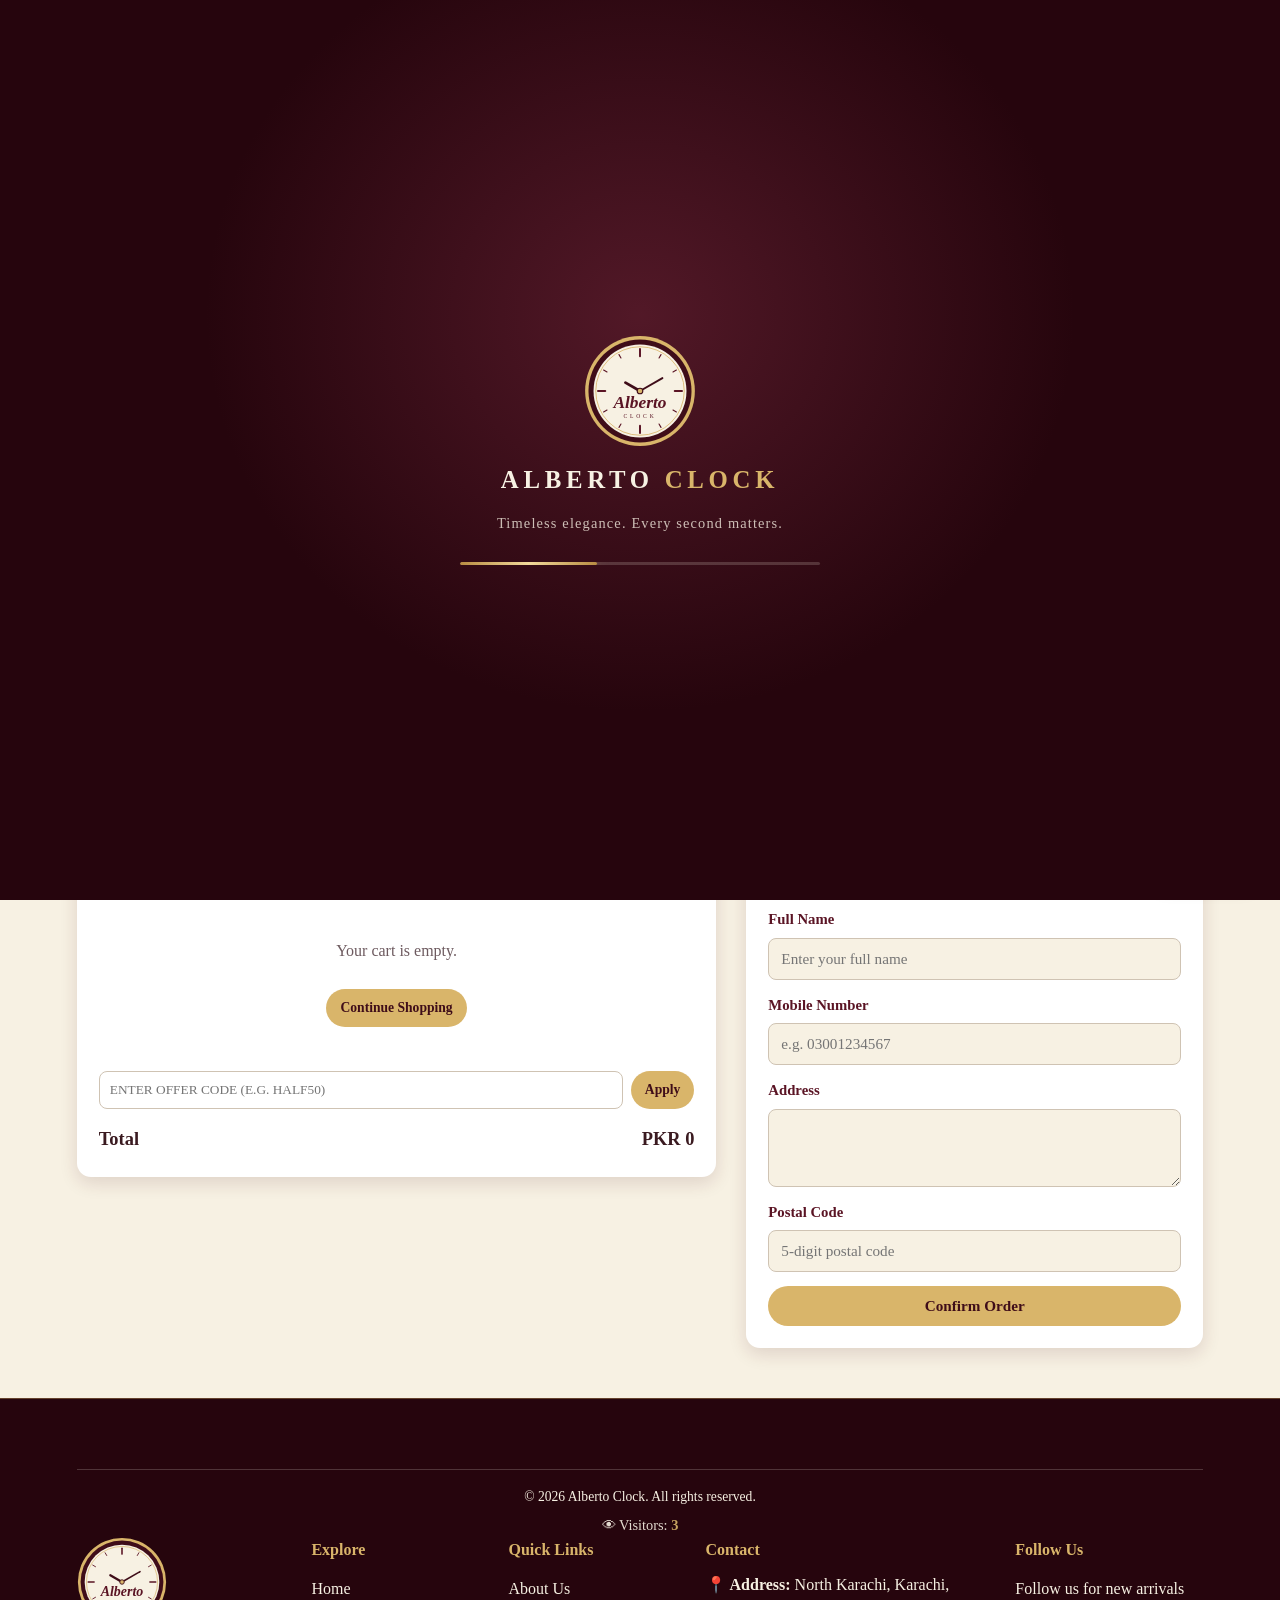
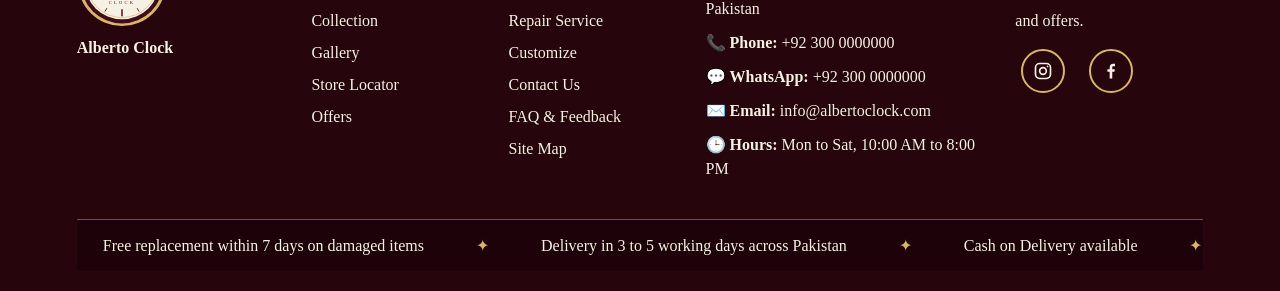
<file: cart.html>
<!DOCTYPE html>
<html lang="en">
<head>
  <meta charset="UTF-8">
  <meta name="viewport" content="width=device-width, initial-scale=1.0, viewport-fit=cover">
  <title>Alberto Clock | Cart & Checkout</title>
  <link rel="stylesheet" href="css/style.css">
  <script src="js/jquery-3.6.0.min.js"></script>
</head>
<body data-page="cart">

<!-- One-time 5-second branded website preloader -->
<div id="splash" aria-label="Alberto Clock loading">
  <div class="splash-inner">
    <span class="logo-wrap" data-logo></span>
    <div class="splash-brand">ALBERTO <span>CLOCK</span></div>
    <p>Timeless elegance. Every second matters.</p>
    <div class="loading-line" role="progressbar" aria-label="Website loading"></div>
  </div>
</div>

<!-- Header -->
<header class="site-header">
  <div class="header-inner">
    <a href="index.html" class="brand" data-go="home"><span class="logo-wrap" data-logo></span><span>Alberto Clock</span></a>
    <button class="menu-toggle" id="menu-toggle" type="button" aria-label="Open navigation menu" aria-expanded="false"><span></span><span></span><span></span></button>
    <nav class="nav" id="main-nav">
      <a href="index.html" data-go="home" data-nav="home">Home</a>
      <a href="about.html" data-go="about" data-nav="about">About Us</a>
      <a href="collection.html" data-go="collection" data-nav="collection">Collection</a>
      <a href="gallery.html" data-go="gallery" data-nav="gallery">Gallery</a>
      <a href="stores.html" data-go="stores" data-nav="stores">Store Locator</a>
      <a href="offers.html" data-go="offers" data-nav="offers">Offers</a>
      <a href="repair.html" data-go="repair" data-nav="repair">Repair</a>
      <a href="customize.html" data-go="customize" data-nav="customize">Customize</a>
      <a href="faq.html" data-go="faq" data-nav="faq">FAQ &amp; Feedback</a>
      <a href="contact.html" data-go="contact" data-nav="contact">Contact</a>
      <a href="wishlist.html" data-go="wishlist" data-nav="wishlist" class="wishlist-nav" aria-label="Wishlist"><span class="wish-heart" aria-hidden="true">♡</span><span>Wishlist</span><span class="cart-count" id="wish-count">0</span></a>
      <a href="cart.html" data-go="cart" data-nav="cart" aria-label="Cart">🛒 <span class="cart-count" id="cart-count">0</span></a>
    </nav>
  </div>
</header>

<div hidden>
  <video id="hero-video" autoplay muted loop playsinline preload="auto"></video>
</div>

<main>

<!-- ============ CART & CHECKOUT ============ -->
<section class="page active" id="page-cart">
  <div class="page-banner"><h1>🛒 Your Cart</h1><p class="slogan">Every great choice begins with a moment worth keeping.</p></div>
  <section class="section">
    <div class="cart-layout">
      <div class="cart-box">
        <h2 class="section-title" style="margin-bottom:14px">🛒 Cart Items</h2>
        <div id="cart-items"></div>
        <div class="coupon-row">
          <input type="text" id="coupon-input" placeholder="Enter offer code (e.g. HALF50)">
          <button class="btn btn-small" id="apply-coupon">Apply</button>
        </div>
        <p id="coupon-msg"></p>
        <div class="total-row"><span>Total</span><span id="cart-total">PKR 0</span></div>
      </div>
      <div class="form-box">
        <h2 class="section-title" style="margin-bottom:14px">Delivery Details</h2>
        <form id="checkout-form" novalidate>
          <div class="form-group">
            <label for="c-name">Full Name</label>
            <input id="c-name" type="text" placeholder="Enter your full name">
            <span class="error" id="e-name">Please enter your name</span>
            </div>
          <div class="form-group">
            <label for="c-phone">Mobile Number</label>
            <input id="c-phone" type="tel" maxlength="11" placeholder="e.g. 03001234567">
            <span class="error" id="e-phone">Please enter a valid mobile number (e.g. 03001234567)</span>
            </div>
          <div class="form-group">
            <label for="c-address">Address</label>
            <textarea id="c-address" rows="3" placeholder="House / street, area, city">
            </textarea>
            <span class="error" id="e-address">Please enter your complete address</span>
            </div>
          <div class="form-group">
            <label for="c-pin">Postal Code</label>
            <input id="c-pin" type="text" maxlength="5" placeholder="5-digit postal code">
            <span class="error" id="e-pin">Please enter a valid 5-digit postal code</span>
            </div>
          <button type="submit" class="btn btn-block">Confirm Order</button>
        </form>
      </div>
    </div>
  </section>
</section>

</main>

<div class="cform-overlay" id="contact-modal"><div class="cform-box"><button class="cform-close" id="close-contact-form" type="button" aria-label="Close">&times;</button><h2>✉️ Send Us a Message</h2><form id="contact-form" novalidate>
          <div class="form-group">
            <label for="ct-name">Full Name</label>
            <input id="ct-name" type="text" placeholder="Enter your full name">
            <span class="error" id="ct-e-name">Please enter your name</span>
            </div>
          <div class="form-group">
            <label for="ct-email">Email Address</label>
            <input id="ct-email" type="email" placeholder="you@example.com">
            <span class="error" id="ct-e-email">Please enter a valid email address</span>
            </div>
          <div class="form-group">
            <label for="ct-phone">Mobile Number</label>
            <input id="ct-phone" type="tel" maxlength="11" placeholder="e.g. 03001234567">
            <span class="error" id="ct-e-phone">Please enter a valid mobile number (e.g. 03001234567)</span>
            </div>
          <div class="form-group">
            <label for="ct-msg">Message</label>
            <textarea id="ct-msg" rows="4" placeholder="How can we help you?">
            </textarea>
            <span class="error" id="ct-e-msg">Please enter a message of at least 5 characters</span>
            </div>
          <button type="submit" class="btn btn-block">Send Message</button>
        </form></div></div>

<!-- ============ CUSTOMIZE POPUPS ============ -->
<div class="cform-overlay cz-modal" id="cz-watch-modal" role="dialog" aria-modal="true" aria-labelledby="cz-w-title"><div class="cform-box">
  <button class="cform-close" type="button" data-cz-close aria-label="Close">&times;</button>
  <h2 id="cz-w-title">⌚ Customize Your Watch</h2>
  <p class="cz-sub">Design it your way. We will call you to confirm price and delivery time.</p>
  <div class="cz-preview" aria-hidden="true">
    <svg id="cz-w-prev" viewBox="0 0 200 200" xmlns="http://www.w3.org/2000/svg" style="--strap:#3b2a20;--case:#d9b56a;--dial:#1c1c1c;--hand:#f7f1e3">
      <rect x="76" y="2" width="48" height="62" rx="12" fill="var(--strap)"/>
      <rect x="76" y="136" width="48" height="62" rx="12" fill="var(--strap)"/>
      <g stroke="rgba(0,0,0,.25)" stroke-width="1.5"><line x1="84" y1="14" x2="116" y2="14"/><line x1="84" y1="26" x2="116" y2="26"/><line x1="84" y1="38" x2="116" y2="38"/><line x1="84" y1="162" x2="116" y2="162"/><line x1="84" y1="174" x2="116" y2="174"/><line x1="84" y1="186" x2="116" y2="186"/></g>
      <circle cx="100" cy="100" r="56" fill="var(--case)"/>
      <circle cx="100" cy="100" r="48" fill="var(--dial)" stroke="rgba(255,255,255,.25)" stroke-width="1.5"/>
      <g stroke="var(--hand)" stroke-width="2.5" stroke-linecap="round"><line x1="100" y1="58" x2="100" y2="66"/><line x1="100" y1="134" x2="100" y2="142"/><line x1="58" y1="100" x2="66" y2="100"/><line x1="134" y1="100" x2="142" y2="100"/></g>
      <line x1="100" y1="100" x2="100" y2="73" stroke="var(--hand)" stroke-width="4" stroke-linecap="round"/>
      <line x1="100" y1="100" x2="124" y2="112" stroke="var(--hand)" stroke-width="3" stroke-linecap="round"/>
      <circle cx="100" cy="100" r="4" fill="var(--case)"/>
      <rect x="156" y="94" width="9" height="12" rx="3" fill="var(--case)"/>
    </svg>
  </div>
  <form id="cz-watch-form" novalidate>
    <div class="cz-sec">1. Watch Style</div>
    <div class="form-group"><span class="cz-lab">Watch for</span>
      <div class="cz-opts">
        <label class="cz-opt"><input type="radio" name="w-for" value="Men" checked><span>Men</span></label>
        <label class="cz-opt"><input type="radio" name="w-for" value="Women"><span>Women</span></label>
        <label class="cz-opt"><input type="radio" name="w-for" value="Unisex"><span>Unisex</span></label>
      </div></div>
    <div class="form-group"><span class="cz-lab">Dial colour</span>
      <div class="cz-sws" data-var="dial">
        <label class="cz-sw"><input type="radio" name="w-dial" value="Black" data-c="#1c1c1c" data-h="#f7f1e3" checked><i style="background:#1c1c1c"></i><em>Black</em></label>
        <label class="cz-sw"><input type="radio" name="w-dial" value="White" data-c="#f7f4ec" data-h="#3f0d19"><i style="background:#f7f4ec"></i><em>White</em></label>
        <label class="cz-sw"><input type="radio" name="w-dial" value="Burgundy" data-c="#5a1424" data-h="#f7f1e3"><i style="background:#5a1424"></i><em>Burgundy</em></label>
        <label class="cz-sw"><input type="radio" name="w-dial" value="Navy Blue" data-c="#1d2f5a" data-h="#f7f1e3"><i style="background:#1d2f5a"></i><em>Navy</em></label>
        <label class="cz-sw"><input type="radio" name="w-dial" value="Emerald Green" data-c="#1f4d3a" data-h="#f7f1e3"><i style="background:#1f4d3a"></i><em>Emerald</em></label>
        <label class="cz-sw"><input type="radio" name="w-dial" value="Champagne" data-c="#e8d5a8" data-h="#3f0d19"><i style="background:#e8d5a8"></i><em>Champagne</em></label>
      </div></div>
    <div class="form-group"><label for="w-dialtext">Text or name on dial <small>(optional)</small></label><input id="w-dialtext" type="text" maxlength="20" placeholder="e.g. your name or brand"></div>

    <div class="cz-sec">2. Case &amp; Strap</div>
    <div class="form-group"><span class="cz-lab">Case material</span>
      <div class="cz-opts" data-var="case">
        <label class="cz-opt"><input type="radio" name="w-case" value="Stainless Steel" data-c="#c4c8cc" checked><span>Stainless Steel</span></label>
        <label class="cz-opt"><input type="radio" name="w-case" value="Gold Plated" data-c="#d9b56a"><span>Gold Plated</span></label>
        <label class="cz-opt"><input type="radio" name="w-case" value="Rose Gold Plated" data-c="#c98b7c"><span>Rose Gold Plated</span></label>
        <label class="cz-opt"><input type="radio" name="w-case" value="Black Steel" data-c="#2b2b2e"><span>Black Steel</span></label>
      </div></div>
    <div class="form-group"><span class="cz-lab">Strap type</span>
      <div class="cz-opts">
        <label class="cz-opt"><input type="radio" name="w-strap" value="Leather" checked><span>Leather</span></label>
        <label class="cz-opt"><input type="radio" name="w-strap" value="Steel Chain"><span>Steel Chain</span></label>
        <label class="cz-opt"><input type="radio" name="w-strap" value="Rubber"><span>Rubber</span></label>
        <label class="cz-opt"><input type="radio" name="w-strap" value="Fabric / NATO"><span>Fabric / NATO</span></label>
      </div></div>
    <div class="form-group"><span class="cz-lab">Strap colour</span>
      <div class="cz-sws" data-var="strap">
        <label class="cz-sw"><input type="radio" name="w-scol" value="Black" data-c="#1c1c1c"><i style="background:#1c1c1c"></i><em>Black</em></label>
        <label class="cz-sw"><input type="radio" name="w-scol" value="Dark Brown" data-c="#3b2a20" checked><i style="background:#3b2a20"></i><em>Dark Brown</em></label>
        <label class="cz-sw"><input type="radio" name="w-scol" value="Tan" data-c="#b07a45"><i style="background:#b07a45"></i><em>Tan</em></label>
        <label class="cz-sw"><input type="radio" name="w-scol" value="Burgundy" data-c="#5a1424"><i style="background:#5a1424"></i><em>Burgundy</em></label>
        <label class="cz-sw"><input type="radio" name="w-scol" value="Navy Blue" data-c="#1d2f5a"><i style="background:#1d2f5a"></i><em>Navy</em></label>
        <label class="cz-sw"><input type="radio" name="w-scol" value="Silver" data-c="#c4c8cc"><i style="background:#c4c8cc"></i><em>Silver</em></label>
        <label class="cz-sw"><input type="radio" name="w-scol" value="Gold" data-c="#d9b56a"><i style="background:#d9b56a"></i><em>Gold</em></label>
        <label class="cz-sw"><input type="radio" name="w-scol" value="Rose Gold" data-c="#c98b7c"><i style="background:#c98b7c"></i><em>Rose Gold</em></label>
      </div></div>
    <div class="cz-row">
      <div class="form-group"><label for="w-size">Case size</label>
        <select id="w-size"><option>28 mm</option><option>32 mm</option><option>36 mm</option><option selected>40 mm</option><option>42 mm</option><option>44 mm</option></select></div>
      <div class="form-group"><label for="w-qty">Quantity</label><input id="w-qty" type="number" min="1" max="100" value="1"></div>
    </div>
    <div class="form-group"><label for="w-engrave">Back engraving <small>(optional)</small></label><input id="w-engrave" type="text" maxlength="30" placeholder="Name, date or short message"></div>

    <div class="cz-sec">3. Your Details</div>
    <div class="cz-row">
      <div class="form-group"><label for="w-name">Full Name</label><input id="w-name" type="text" placeholder="Enter your full name"><span class="error" id="w-e-name">Please enter your name</span></div>
      <div class="form-group"><label for="w-phone">Mobile Number</label><input id="w-phone" type="tel" maxlength="11" placeholder="e.g. 03001234567"><span class="error" id="w-e-phone">Please enter a valid mobile number (e.g. 03001234567)</span></div>
    </div>
    <div class="form-group"><label for="w-address">Address</label><textarea id="w-address" rows="2" placeholder="Your complete delivery address"></textarea><span class="error" id="w-e-address">Please enter your complete address</span></div>
    <div class="form-group"><label for="w-notes">Extra ideas or notes <small>(optional)</small></label><textarea id="w-notes" rows="2" placeholder="Anything else you would like us to know"></textarea></div>
    <button type="submit" class="btn btn-block">Submit Watch Request</button>
    <p class="cz-note">No payment now. We will contact you to confirm the final price.</p>
  </form>
</div></div>

<div class="cform-overlay cz-modal" id="cz-wall-modal" role="dialog" aria-modal="true" aria-labelledby="cz-c-title"><div class="cform-box">
  <button class="cform-close" type="button" data-cz-close aria-label="Close">&times;</button>
  <h2 id="cz-c-title">🕰️ Customize Your Wall Clock</h2>
  <p class="cz-sub">Wood, steel or both. Made to fit your wall and your taste.</p>
  <div class="cz-preview" aria-hidden="true">
    <svg id="cz-c-prev" viewBox="0 0 200 200" xmlns="http://www.w3.org/2000/svg" style="--frame:#5b3a29;--face:#f7f1e3;--ink:#3f0d19;--ring:#d9b56a">
      <defs><pattern id="czgrain" width="8" height="8" patternUnits="userSpaceOnUse"><path d="M0 2 Q4 0 8 2 M0 6 Q4 4 8 6" stroke="rgba(0,0,0,.18)" stroke-width="1" fill="none"/></pattern></defs>
      <circle id="cz-sh-round" cx="100" cy="100" r="94" fill="var(--frame)"/>
      <rect id="cz-sh-square" class="cz-hide" x="8" y="8" width="184" height="184" rx="14" fill="var(--frame)"/>
      <polygon id="cz-sh-oct" class="cz-hide" points="60,6 140,6 194,60 194,140 140,194 60,194 6,140 6,60" fill="var(--frame)"/>
      <g id="cz-grain"><circle cx="100" cy="100" r="94" fill="url(#czgrain)"/></g>
      <circle cx="100" cy="100" r="68" fill="var(--ring)"/>
      <circle cx="100" cy="100" r="65" fill="var(--face)"/>
      <g id="cz-nums" font-family="Georgia,serif" font-size="13" font-weight="bold" fill="var(--ink)" text-anchor="middle">
        <text x="100" y="47">XII</text><text x="154" y="105">III</text><text x="100" y="164">VI</text><text x="46" y="105">IX</text>
      </g>
      <g id="cz-dots" class="cz-hide" fill="var(--ink)"><circle cx="100" cy="42" r="3"/><circle cx="158" cy="100" r="3"/><circle cx="100" cy="158" r="3"/><circle cx="42" cy="100" r="3"/></g>
      <text id="cz-ctext" x="100" y="126" text-anchor="middle" font-family="Georgia,serif" font-style="italic" font-size="9" fill="var(--ink)"></text>
      <line x1="100" y1="100" x2="100" y2="62" stroke="var(--ink)" stroke-width="4" stroke-linecap="round"/>
      <line x1="100" y1="100" x2="128" y2="114" stroke="var(--ink)" stroke-width="3" stroke-linecap="round"/>
      <circle cx="100" cy="100" r="4" fill="var(--ring)" stroke="var(--ink)" stroke-width="1.5"/>
    </svg>
  </div>
  <form id="cz-wall-form" novalidate>
    <div class="cz-sec">1. Material</div>
    <div class="form-group"><div class="cz-tiles" id="c-mat">
      <label class="cz-tile"><input type="radio" name="c-mat" value="Wood" checked><span><b>🪵</b>Wood</span></label>
      <label class="cz-tile"><input type="radio" name="c-mat" value="Steel"><span><b>🔩</b>Steel</span></label>
      <label class="cz-tile"><input type="radio" name="c-mat" value="Wood + Steel"><span><b>✨</b>Wood + Steel</span></label>
    </div></div>
    <div class="form-group" id="c-wood-box"><span class="cz-lab">Wood type</span>
      <div class="cz-sws">
        <label class="cz-sw"><input type="radio" name="c-wood" value="Walnut" data-c="#5b3a29" checked><i style="background:#5b3a29"></i><em>Walnut</em></label>
        <label class="cz-sw"><input type="radio" name="c-wood" value="Oak" data-c="#b98b52"><i style="background:#b98b52"></i><em>Oak</em></label>
        <label class="cz-sw"><input type="radio" name="c-wood" value="Teak" data-c="#8a5a2b"><i style="background:#8a5a2b"></i><em>Teak</em></label>
        <label class="cz-sw"><input type="radio" name="c-wood" value="Mahogany" data-c="#4a1f1a"><i style="background:#4a1f1a"></i><em>Mahogany</em></label>
        <label class="cz-sw"><input type="radio" name="c-wood" value="Ebony Black" data-c="#1f1a17"><i style="background:#1f1a17"></i><em>Ebony</em></label>
      </div></div>
    <div class="form-group cz-hide" id="c-steel-box"><span class="cz-lab">Steel finish</span>
      <div class="cz-sws">
        <label class="cz-sw"><input type="radio" name="c-steel" value="Brushed Silver" data-c="#b9bcc0" checked><i style="background:#b9bcc0"></i><em>Brushed</em></label>
        <label class="cz-sw"><input type="radio" name="c-steel" value="Polished Chrome" data-c="#dfe3e8"><i style="background:#dfe3e8"></i><em>Chrome</em></label>
        <label class="cz-sw"><input type="radio" name="c-steel" value="Black Steel" data-c="#2a2c30"><i style="background:#2a2c30"></i><em>Black</em></label>
        <label class="cz-sw"><input type="radio" name="c-steel" value="Gold Finish" data-c="#d1a954"><i style="background:#d1a954"></i><em>Gold</em></label>
        <label class="cz-sw"><input type="radio" name="c-steel" value="Rose Gold Finish" data-c="#b76e79"><i style="background:#b76e79"></i><em>Rose Gold</em></label>
      </div></div>

    <div class="cz-sec">2. Shape, Size &amp; Dial</div>
    <div class="form-group"><span class="cz-lab">Shape</span>
      <div class="cz-opts">
        <label class="cz-opt"><input type="radio" name="c-shape" value="Round" checked><span>Round</span></label>
        <label class="cz-opt"><input type="radio" name="c-shape" value="Square"><span>Square</span></label>
        <label class="cz-opt"><input type="radio" name="c-shape" value="Octagon"><span>Octagon</span></label>
      </div></div>
    <div class="cz-row">
      <div class="form-group"><label for="c-size">Size (diameter)</label>
        <select id="c-size"><option>12 inch</option><option>16 inch</option><option selected>20 inch</option><option>24 inch</option><option>30 inch</option><option>36 inch</option></select></div>
      <div class="form-group"><label for="c-qty">Quantity</label><input id="c-qty" type="number" min="1" max="100" value="1"></div>
    </div>
    <div class="form-group"><span class="cz-lab">Dial style</span>
      <div class="cz-opts">
        <label class="cz-opt"><input type="radio" name="c-dial" value="Roman Numerals" checked><span>Roman</span></label>
        <label class="cz-opt"><input type="radio" name="c-dial" value="Numeric (1 to 12)"><span>Numeric</span></label>
        <label class="cz-opt"><input type="radio" name="c-dial" value="Minimal (no numbers)"><span>Minimal</span></label>
      </div></div>
    <div class="cz-row">
      <div class="form-group"><span class="cz-lab">Pendulum</span>
        <div class="cz-opts">
          <label class="cz-opt"><input type="radio" name="c-pend" value="Yes"><span>Yes</span></label>
          <label class="cz-opt"><input type="radio" name="c-pend" value="No" checked><span>No</span></label>
        </div></div>
      <div class="form-group"><label for="c-engrave">Name or text <small>(optional)</small></label><input id="c-engrave" type="text" maxlength="24" placeholder="e.g. Khan Family"></div>
    </div>

    <div class="cz-sec">3. Your Details</div>
    <div class="cz-row">
      <div class="form-group"><label for="cz-c-name">Full Name</label><input id="cz-c-name" type="text" placeholder="Enter your full name"><span class="error" id="cz-c-e-name">Please enter your name</span></div>
      <div class="form-group"><label for="cz-c-phone">Mobile Number</label><input id="cz-c-phone" type="tel" maxlength="11" placeholder="e.g. 03001234567"><span class="error" id="cz-c-e-phone">Please enter a valid mobile number (e.g. 03001234567)</span></div>
    </div>
    <div class="form-group"><label for="cz-c-address">Address</label><textarea id="cz-c-address" rows="2" placeholder="Your complete delivery address"></textarea><span class="error" id="cz-c-e-address">Please enter your complete address</span></div>
    <div class="form-group"><label for="c-notes">Extra ideas or notes <small>(optional)</small></label><textarea id="c-notes" rows="2" placeholder="Anything else you would like us to know"></textarea></div>
    <button type="submit" class="btn btn-block">Submit Wall Clock Request</button>
    <p class="cz-note">No payment now. We will contact you to confirm the final price.</p>
  </form>
</div></div>

<div class="popup-overlay" id="cz-popup">
  <div class="popup-box">
    <h3>Request Received!</h3>
    <p>Thank you! Our team will contact you shortly to confirm your custom design.</p>
    <span class="cz-ref" id="cz-ref">ALB-000000</span>
    <p style="font-size:.85rem">Keep this reference number for follow up.</p><br>
    <div class="cz-pop-actions"><a class="btn" id="cz-wa" href="#" target="_blank" rel="noopener">Send on WhatsApp</a><button class="btn btn-outline" id="cz-ok" type="button">OK</button></div>
  </div>
</div>


<!-- Gallery lightbox -->
<div class="lightbox" id="lightbox">
  <button class="close" id="lb-close" aria-label="Close">&times;</button>
  <div class="big-pic" id="lb-pic"></div>
  <div class="big-name" id="lb-name"></div>
</div>


<!-- Footer -->
<footer class="site-footer">
  <div class="footer-ticker" aria-label="Store announcements"><div class="ticker-track"><span>Free replacement within 7 days on damaged items</span><span>Delivery in 3 to 5 working days across Pakistan</span><span>Cash on Delivery available</span><span>Six offers live: BOGO, HALF50, OFF10, OFF20, OFF30 and OFF40</span><span>Repair service for watches and wall clocks</span><span>Free replacement within 7 days on damaged items</span><span>Delivery in 3 to 5 working days across Pakistan</span><span>Cash on Delivery available</span><span>Six offers live: BOGO, HALF50, OFF10, OFF20, OFF30 and OFF40</span><span>Repair service for watches and wall clocks</span></div></div>
  <div class="footer-grid">
    <div class="footer-logo"><span class="logo-wrap" data-logo></span><strong>Alberto Clock</strong></div>
    <div><h4>Explore</h4><ul><li><a href="index.html" data-go="home">Home</a></li><li><a href="collection.html" data-go="collection">Collection</a></li><li><a href="gallery.html" data-go="gallery">Gallery</a></li><li><a href="stores.html" data-go="stores">Store Locator</a></li><li><a href="offers.html" data-go="offers">Offers</a></li></ul></div>
    <div><h4>Quick Links</h4><ul><li><a href="about.html" data-go="about">About Us</a></li><li><a href="repair.html" data-go="repair">Repair Service</a></li><li><a href="customize.html" data-go="customize">Customize</a></li><li><a href="contact.html" data-go="contact">Contact Us</a></li><li><a href="faq.html" data-go="faq">FAQ &amp; Feedback</a></li><li><a href="sitemap.html" data-go="sitemap">Site Map</a></li></ul></div>
    <div>
      <h4>Contact</h4>
      <ul class="contact-list">
        <li>📍 <strong>Address:</strong> North Karachi, Karachi, Pakistan</li>
        <li>📞 <strong>Phone:</strong> <a href="tel:+923000000000">+92 300 0000000</a></li>
        <li>💬 <strong>WhatsApp:</strong> <a href="https://wa.me/923000000000" target="_blank" rel="noopener">+92 300 0000000</a></li>
        <li>✉️ <strong>Email:</strong> <a href="mailto:info@albertoclock.com">info@albertoclock.com</a></li>
        <li>🕒 <strong>Hours:</strong> Mon to Sat, 10:00 AM to 8:00 PM</li>
      </ul>
    </div>
    <div>
      <h4>Follow Us</h4>
      <p>Follow us for new arrivals and offers.</p>
      <p class="social">
        <a href="https://instagram.com/albertoclock" target="_blank" rel="noopener" aria-label="Instagram"><svg viewBox="0 0 24 24" width="22" height="22" fill="none" stroke="currentColor" stroke-width="2" aria-hidden="true"><rect x="3" y="3" width="18" height="18" rx="5"/><circle cx="12" cy="12" r="4"/><circle cx="17.5" cy="6.5" r="1" fill="currentColor" stroke="none"/></svg></a>
        <a href="https://facebook.com/albertoclock" target="_blank" rel="noopener" aria-label="Facebook"><svg viewBox="0 0 24 24" width="22" height="22" fill="currentColor" aria-hidden="true"><path d="M13.5 21v-8h2.7l.4-3.2h-3.1V7.8c0-.9.3-1.5 1.6-1.5h1.7V3.4c-.3 0-1.3-.1-2.4-.1-2.4 0-4 1.5-4 4.1v2.4H7.7V13h2.7v8z"/></svg></a>
      </p>
    </div>
  </div>
  <p class="copyright">&copy; 2026 Alberto Clock. All rights reserved.<br><span class="visitor-count">👁 Visitors: <strong id="visitor-count">…</strong></span></p>
</footer>

<!-- Chat bot -->
<button id="chat-btn">💬 Chat Bot</button>
<div id="chat-box">
  <div id="chat-head">💬 Alberto Clock Assistant</div>
  <div id="chat-log"></div>
  <div id="chat-emojis"><button type="button" aria-label="Emoji 😀">😀</button><button type="button" aria-label="Emoji 😊">😊</button><button type="button" aria-label="Emoji 👍">👍</button><button type="button" aria-label="Emoji 🙏">🙏</button><button type="button" aria-label="Emoji ❤️">❤️</button><button type="button" aria-label="Emoji 🎉">🎉</button><button type="button" aria-label="Emoji ⌚">⌚</button><button type="button" aria-label="Emoji 🛒">🛒</button></div>
  <form id="chat-form">
    <input id="chat-input" type="text" placeholder="Type your question..." autocomplete="off">
    <button class="btn btn-small" type="submit">Send</button>
    </form>
</div>

<!-- Contact popup -->
<div class="popup-overlay" id="contact-popup">
  <div class="popup-box">
    <h3>Thank You!</h3>
    <p>We have received your message and will get back to you shortly.</p><br>
    <button class="btn" id="contact-ok">OK</button>
  </div>
</div>

<!-- Repair popup -->
<div class="popup-overlay" id="repair-popup">
  <div class="popup-box">
    <h3>Request Received!</h3>
    <p>Your repair request has been received. Our team will contact you shortly.</p><br>
    <button class="btn" id="repair-ok">OK</button>
  </div>
</div>

<script src="js/media.js"></script>
<script src="js/main.js"></script>
<script src="js/customize.js"></script>
</body>
</html>
</file>
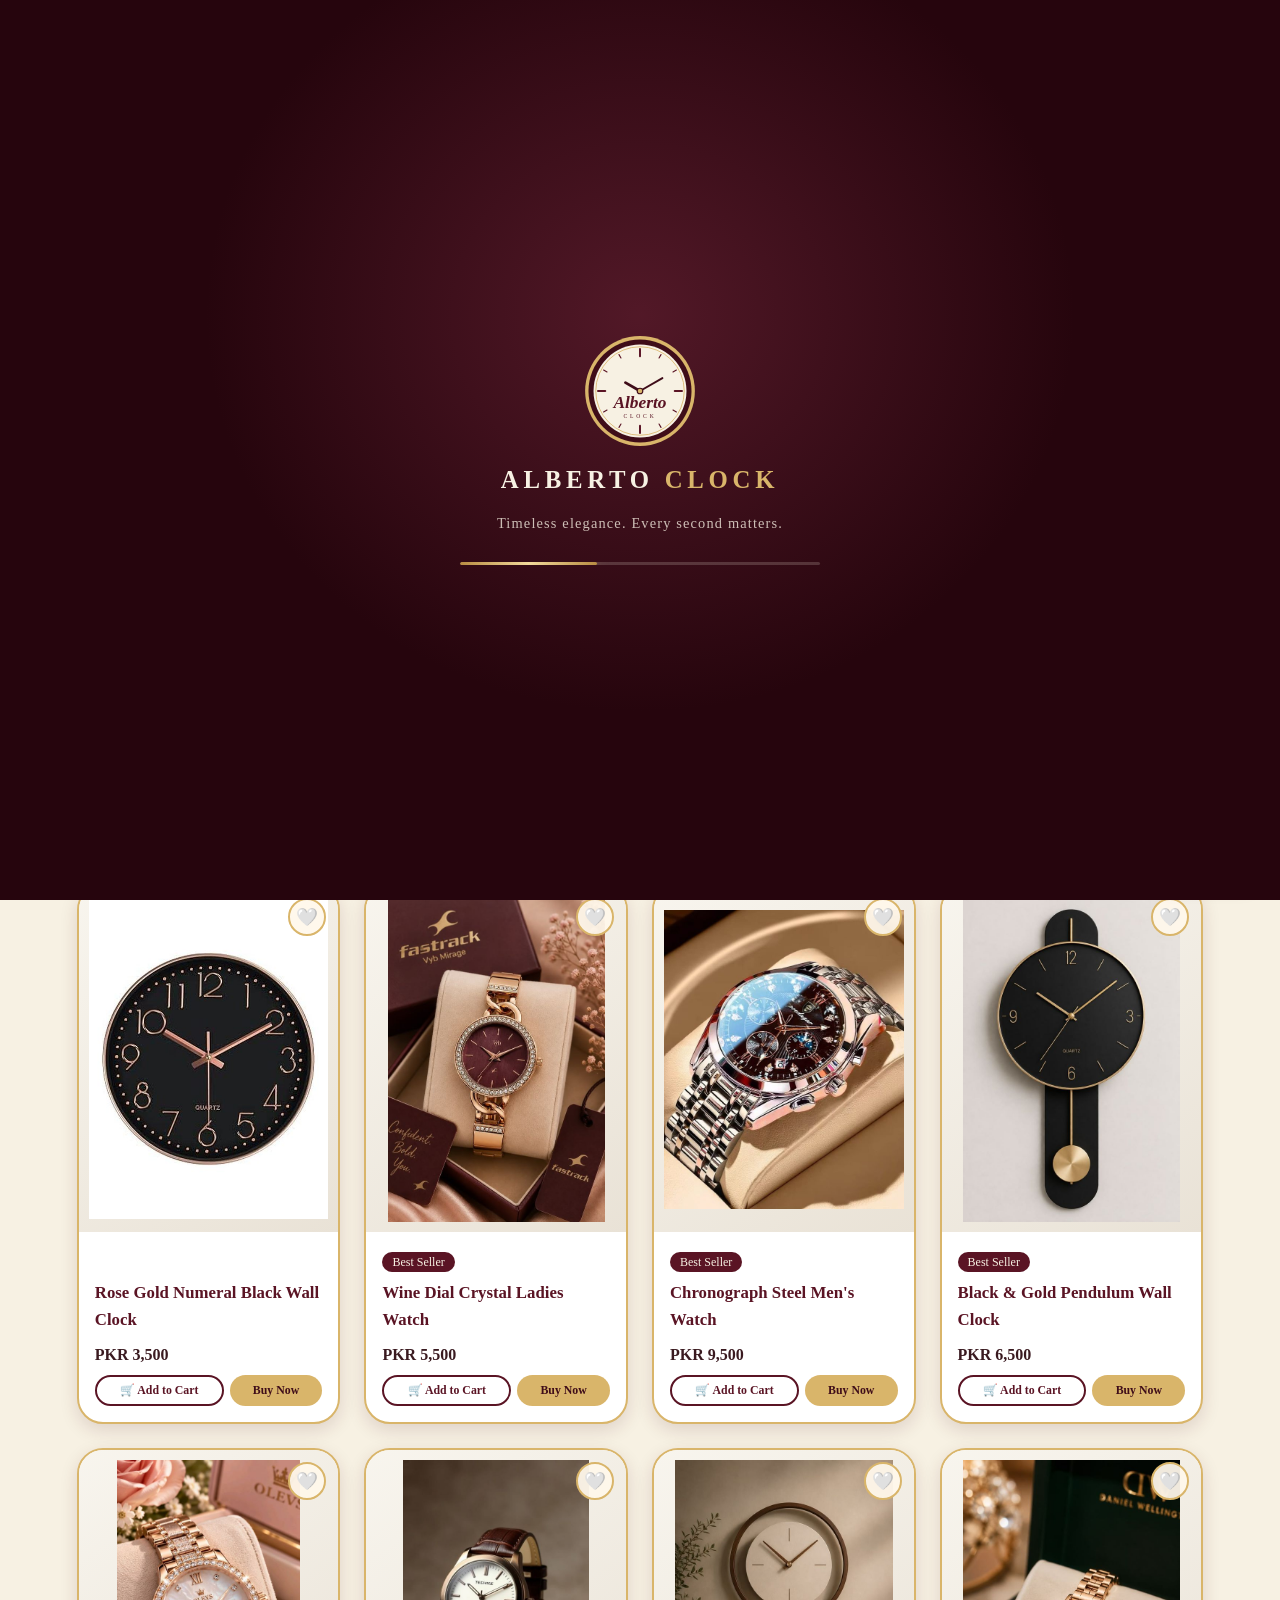
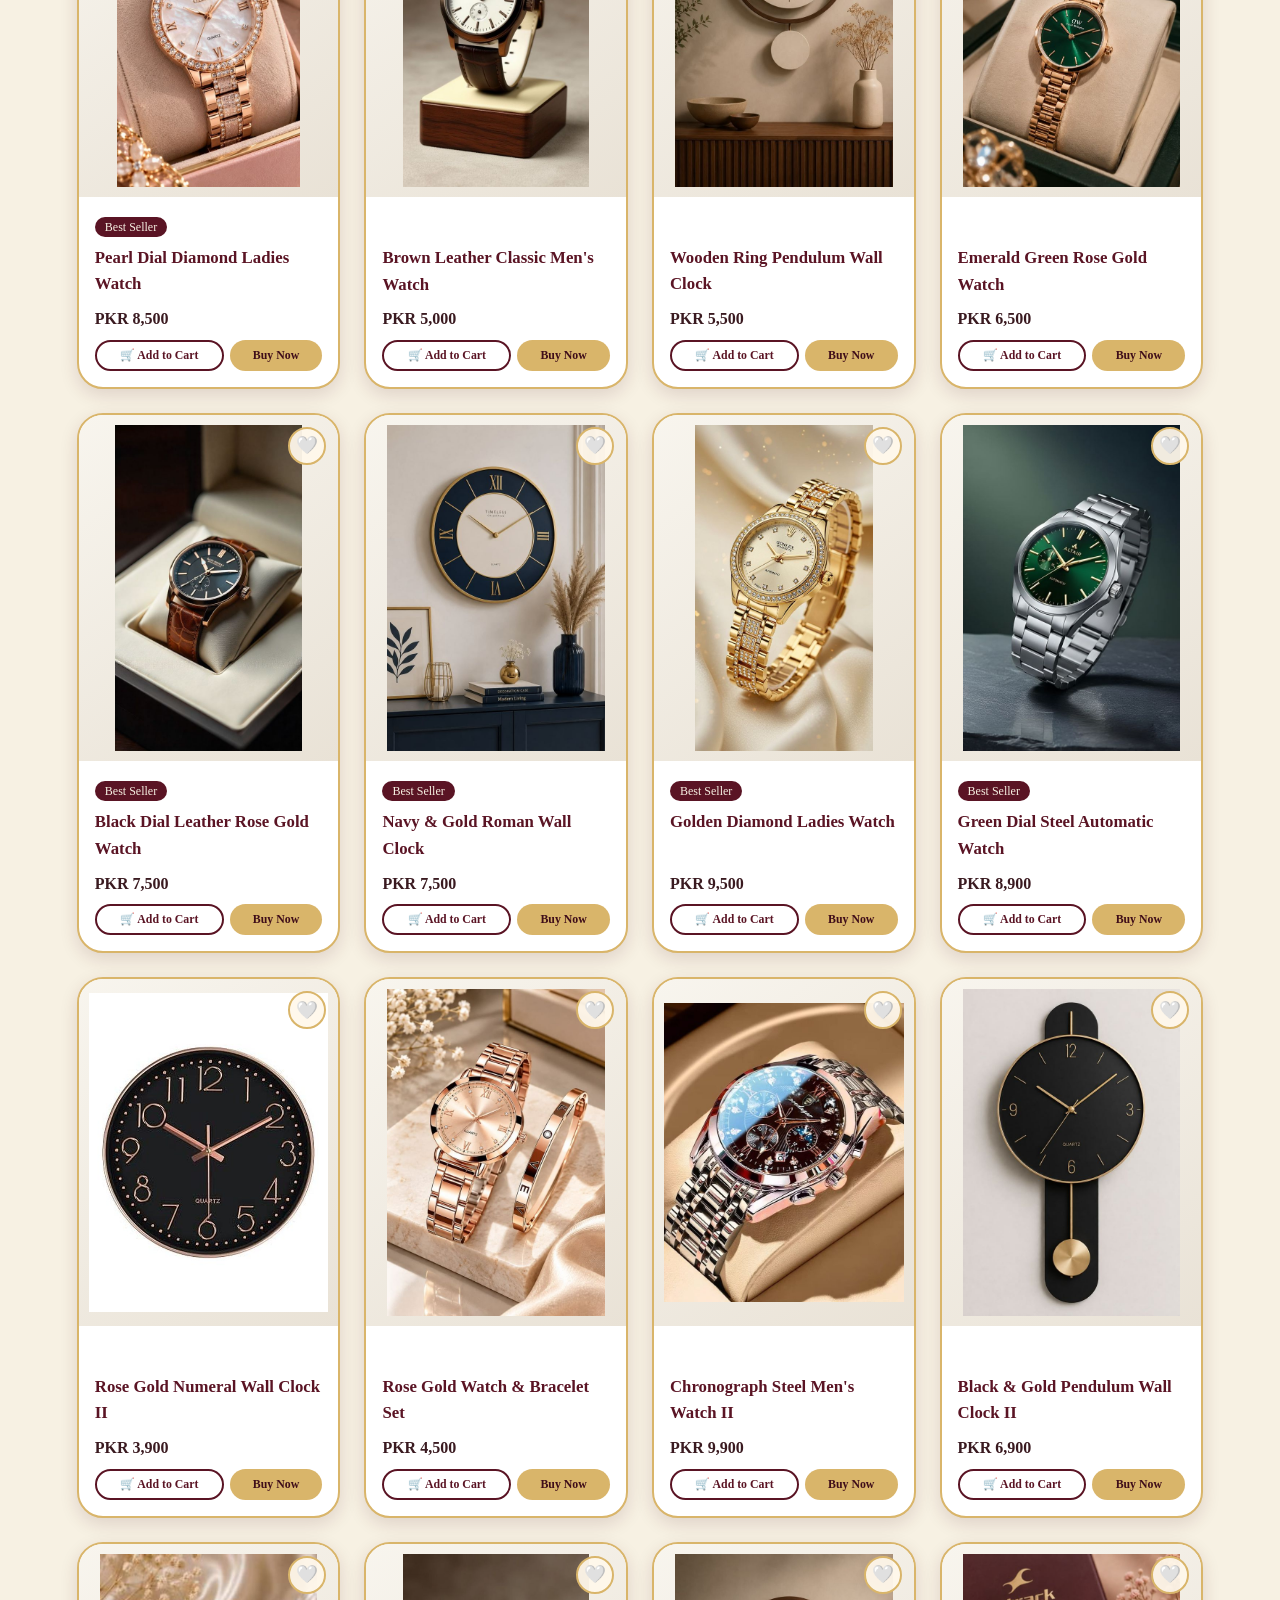
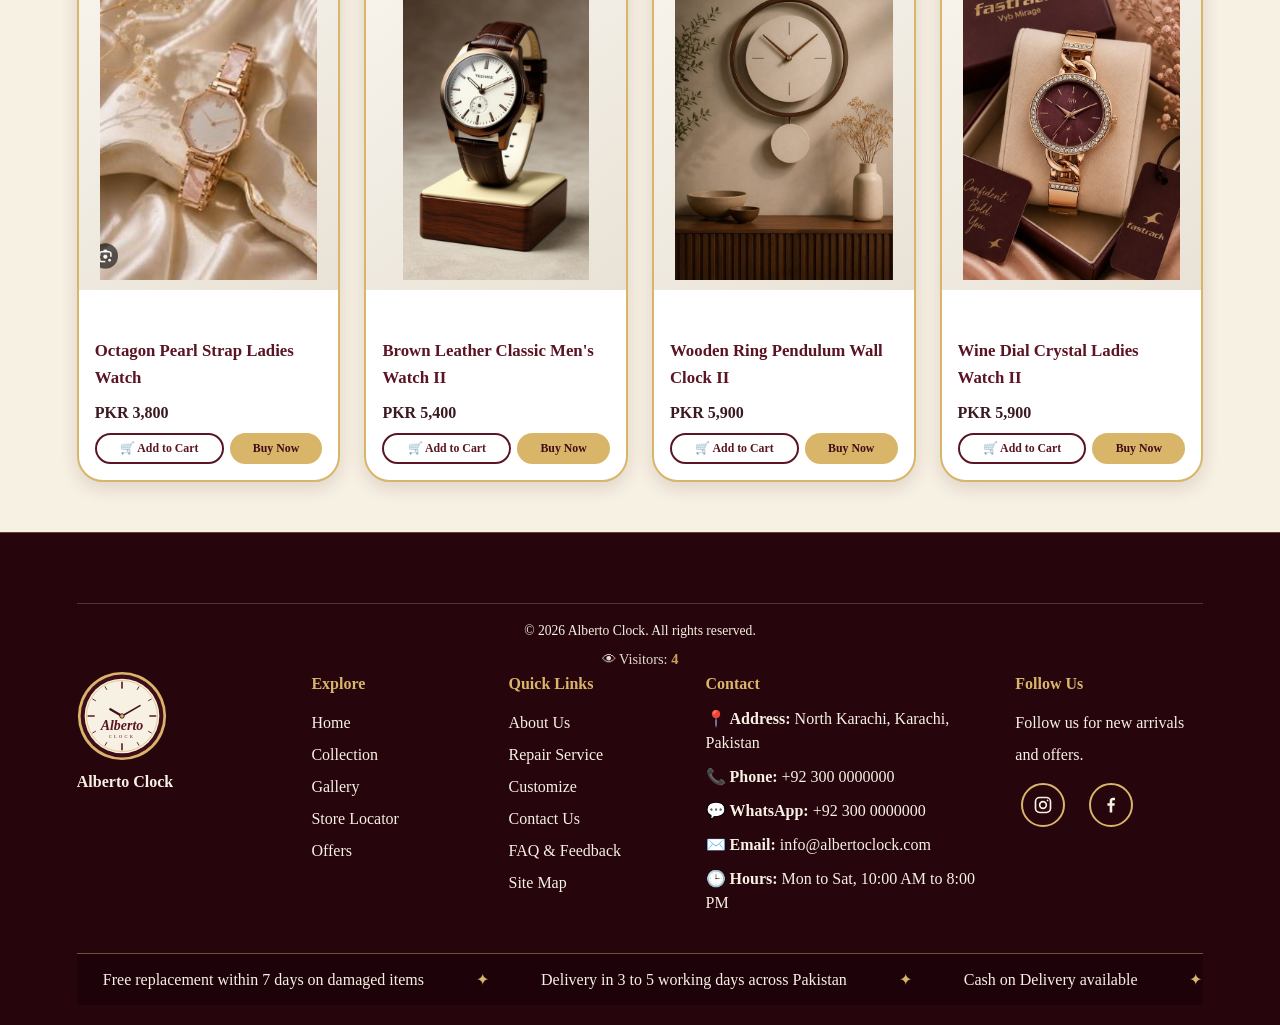
<file: collection.html>
<!DOCTYPE html>
<html lang="en">
<head>
  <meta charset="UTF-8">
  <meta name="viewport" content="width=device-width, initial-scale=1.0, viewport-fit=cover">
  <title>Alberto Clock | Collection</title>
  <link rel="stylesheet" href="css/style.css">
  <script src="js/jquery-3.6.0.min.js"></script>
</head>
<body data-page="collection">

<!-- One-time 5-second branded website preloader -->
<div id="splash" aria-label="Alberto Clock loading">
  <div class="splash-inner">
    <span class="logo-wrap" data-logo></span>
    <div class="splash-brand">ALBERTO <span>CLOCK</span></div>
    <p>Timeless elegance. Every second matters.</p>
    <div class="loading-line" role="progressbar" aria-label="Website loading"></div>
  </div>
</div>

<!-- Header -->
<header class="site-header">
  <div class="header-inner">
    <a href="index.html" class="brand" data-go="home"><span class="logo-wrap" data-logo></span><span>Alberto Clock</span></a>
    <button class="menu-toggle" id="menu-toggle" type="button" aria-label="Open navigation menu" aria-expanded="false"><span></span><span></span><span></span></button>
    <nav class="nav" id="main-nav">
      <a href="index.html" data-go="home" data-nav="home">Home</a>
      <a href="about.html" data-go="about" data-nav="about">About Us</a>
      <a href="collection.html" data-go="collection" data-nav="collection">Collection</a>
      <a href="gallery.html" data-go="gallery" data-nav="gallery">Gallery</a>
      <a href="stores.html" data-go="stores" data-nav="stores">Store Locator</a>
      <a href="offers.html" data-go="offers" data-nav="offers">Offers</a>
      <a href="repair.html" data-go="repair" data-nav="repair">Repair</a>
      <a href="customize.html" data-go="customize" data-nav="customize">Customize</a>
      <a href="faq.html" data-go="faq" data-nav="faq">FAQ &amp; Feedback</a>
      <a href="contact.html" data-go="contact" data-nav="contact">Contact</a>
      <a href="wishlist.html" data-go="wishlist" data-nav="wishlist" class="wishlist-nav" aria-label="Wishlist"><span class="wish-heart" aria-hidden="true">♡</span><span>Wishlist</span><span class="cart-count" id="wish-count">0</span></a>
      <a href="cart.html" data-go="cart" data-nav="cart" aria-label="Cart">🛒 <span class="cart-count" id="cart-count">0</span></a>
    </nav>
  </div>
</header>

<div hidden>
  <video id="hero-video" autoplay muted loop playsinline preload="auto"></video>
</div>

<main>

<!-- ============ COLLECTION ============ -->
<section class="page active" id="page-collection">
  <div class="page-banner"><h1>Collection</h1><p class="slogan">Discover timeless design. Choose your signature moment.</p></div>
  <section class="section">
    <div class="toolbar">
      <div class="filter-tabs" id="filter-tabs">
        <button class="active" data-filter="all">All</button>
        <button data-filter="women">Women's Watches</button>
        <button data-filter="men">Men's Watches</button>
        <button data-filter="wall">Wall Clocks</button>
      </div>
      <select class="sort-select" id="sort-select">
        <option value="default">Sort: Default</option>
        <option value="high-low">Price: High to Low</option>
        <option value="low-high">Price: Low to High</option>
      </select>
    </div>
    <div class="products-grid" id="collection-grid"></div>
  </section>
</section>

</main>

<div class="cform-overlay" id="contact-modal"><div class="cform-box"><button class="cform-close" id="close-contact-form" type="button" aria-label="Close">&times;</button><h2>✉️ Send Us a Message</h2><form id="contact-form" novalidate>
          <div class="form-group">
            <label for="ct-name">Full Name</label>
            <input id="ct-name" type="text" placeholder="Enter your full name">
            <span class="error" id="ct-e-name">Please enter your name</span>
            </div>
          <div class="form-group">
            <label for="ct-email">Email Address</label>
            <input id="ct-email" type="email" placeholder="you@example.com">
            <span class="error" id="ct-e-email">Please enter a valid email address</span>
            </div>
          <div class="form-group">
            <label for="ct-phone">Mobile Number</label>
            <input id="ct-phone" type="tel" maxlength="11" placeholder="e.g. 03001234567">
            <span class="error" id="ct-e-phone">Please enter a valid mobile number (e.g. 03001234567)</span>
            </div>
          <div class="form-group">
            <label for="ct-msg">Message</label>
            <textarea id="ct-msg" rows="4" placeholder="How can we help you?">
            </textarea>
            <span class="error" id="ct-e-msg">Please enter a message of at least 5 characters</span>
            </div>
          <button type="submit" class="btn btn-block">Send Message</button>
        </form></div></div>

<!-- ============ CUSTOMIZE POPUPS ============ -->
<div class="cform-overlay cz-modal" id="cz-watch-modal" role="dialog" aria-modal="true" aria-labelledby="cz-w-title"><div class="cform-box">
  <button class="cform-close" type="button" data-cz-close aria-label="Close">&times;</button>
  <h2 id="cz-w-title">⌚ Customize Your Watch</h2>
  <p class="cz-sub">Design it your way. We will call you to confirm price and delivery time.</p>
  <div class="cz-preview" aria-hidden="true">
    <svg id="cz-w-prev" viewBox="0 0 200 200" xmlns="http://www.w3.org/2000/svg" style="--strap:#3b2a20;--case:#d9b56a;--dial:#1c1c1c;--hand:#f7f1e3">
      <rect x="76" y="2" width="48" height="62" rx="12" fill="var(--strap)"/>
      <rect x="76" y="136" width="48" height="62" rx="12" fill="var(--strap)"/>
      <g stroke="rgba(0,0,0,.25)" stroke-width="1.5"><line x1="84" y1="14" x2="116" y2="14"/><line x1="84" y1="26" x2="116" y2="26"/><line x1="84" y1="38" x2="116" y2="38"/><line x1="84" y1="162" x2="116" y2="162"/><line x1="84" y1="174" x2="116" y2="174"/><line x1="84" y1="186" x2="116" y2="186"/></g>
      <circle cx="100" cy="100" r="56" fill="var(--case)"/>
      <circle cx="100" cy="100" r="48" fill="var(--dial)" stroke="rgba(255,255,255,.25)" stroke-width="1.5"/>
      <g stroke="var(--hand)" stroke-width="2.5" stroke-linecap="round"><line x1="100" y1="58" x2="100" y2="66"/><line x1="100" y1="134" x2="100" y2="142"/><line x1="58" y1="100" x2="66" y2="100"/><line x1="134" y1="100" x2="142" y2="100"/></g>
      <line x1="100" y1="100" x2="100" y2="73" stroke="var(--hand)" stroke-width="4" stroke-linecap="round"/>
      <line x1="100" y1="100" x2="124" y2="112" stroke="var(--hand)" stroke-width="3" stroke-linecap="round"/>
      <circle cx="100" cy="100" r="4" fill="var(--case)"/>
      <rect x="156" y="94" width="9" height="12" rx="3" fill="var(--case)"/>
    </svg>
  </div>
  <form id="cz-watch-form" novalidate>
    <div class="cz-sec">1. Watch Style</div>
    <div class="form-group"><span class="cz-lab">Watch for</span>
      <div class="cz-opts">
        <label class="cz-opt"><input type="radio" name="w-for" value="Men" checked><span>Men</span></label>
        <label class="cz-opt"><input type="radio" name="w-for" value="Women"><span>Women</span></label>
        <label class="cz-opt"><input type="radio" name="w-for" value="Unisex"><span>Unisex</span></label>
      </div></div>
    <div class="form-group"><span class="cz-lab">Dial colour</span>
      <div class="cz-sws" data-var="dial">
        <label class="cz-sw"><input type="radio" name="w-dial" value="Black" data-c="#1c1c1c" data-h="#f7f1e3" checked><i style="background:#1c1c1c"></i><em>Black</em></label>
        <label class="cz-sw"><input type="radio" name="w-dial" value="White" data-c="#f7f4ec" data-h="#3f0d19"><i style="background:#f7f4ec"></i><em>White</em></label>
        <label class="cz-sw"><input type="radio" name="w-dial" value="Burgundy" data-c="#5a1424" data-h="#f7f1e3"><i style="background:#5a1424"></i><em>Burgundy</em></label>
        <label class="cz-sw"><input type="radio" name="w-dial" value="Navy Blue" data-c="#1d2f5a" data-h="#f7f1e3"><i style="background:#1d2f5a"></i><em>Navy</em></label>
        <label class="cz-sw"><input type="radio" name="w-dial" value="Emerald Green" data-c="#1f4d3a" data-h="#f7f1e3"><i style="background:#1f4d3a"></i><em>Emerald</em></label>
        <label class="cz-sw"><input type="radio" name="w-dial" value="Champagne" data-c="#e8d5a8" data-h="#3f0d19"><i style="background:#e8d5a8"></i><em>Champagne</em></label>
      </div></div>
    <div class="form-group"><label for="w-dialtext">Text or name on dial <small>(optional)</small></label><input id="w-dialtext" type="text" maxlength="20" placeholder="e.g. your name or brand"></div>

    <div class="cz-sec">2. Case &amp; Strap</div>
    <div class="form-group"><span class="cz-lab">Case material</span>
      <div class="cz-opts" data-var="case">
        <label class="cz-opt"><input type="radio" name="w-case" value="Stainless Steel" data-c="#c4c8cc" checked><span>Stainless Steel</span></label>
        <label class="cz-opt"><input type="radio" name="w-case" value="Gold Plated" data-c="#d9b56a"><span>Gold Plated</span></label>
        <label class="cz-opt"><input type="radio" name="w-case" value="Rose Gold Plated" data-c="#c98b7c"><span>Rose Gold Plated</span></label>
        <label class="cz-opt"><input type="radio" name="w-case" value="Black Steel" data-c="#2b2b2e"><span>Black Steel</span></label>
      </div></div>
    <div class="form-group"><span class="cz-lab">Strap type</span>
      <div class="cz-opts">
        <label class="cz-opt"><input type="radio" name="w-strap" value="Leather" checked><span>Leather</span></label>
        <label class="cz-opt"><input type="radio" name="w-strap" value="Steel Chain"><span>Steel Chain</span></label>
        <label class="cz-opt"><input type="radio" name="w-strap" value="Rubber"><span>Rubber</span></label>
        <label class="cz-opt"><input type="radio" name="w-strap" value="Fabric / NATO"><span>Fabric / NATO</span></label>
      </div></div>
    <div class="form-group"><span class="cz-lab">Strap colour</span>
      <div class="cz-sws" data-var="strap">
        <label class="cz-sw"><input type="radio" name="w-scol" value="Black" data-c="#1c1c1c"><i style="background:#1c1c1c"></i><em>Black</em></label>
        <label class="cz-sw"><input type="radio" name="w-scol" value="Dark Brown" data-c="#3b2a20" checked><i style="background:#3b2a20"></i><em>Dark Brown</em></label>
        <label class="cz-sw"><input type="radio" name="w-scol" value="Tan" data-c="#b07a45"><i style="background:#b07a45"></i><em>Tan</em></label>
        <label class="cz-sw"><input type="radio" name="w-scol" value="Burgundy" data-c="#5a1424"><i style="background:#5a1424"></i><em>Burgundy</em></label>
        <label class="cz-sw"><input type="radio" name="w-scol" value="Navy Blue" data-c="#1d2f5a"><i style="background:#1d2f5a"></i><em>Navy</em></label>
        <label class="cz-sw"><input type="radio" name="w-scol" value="Silver" data-c="#c4c8cc"><i style="background:#c4c8cc"></i><em>Silver</em></label>
        <label class="cz-sw"><input type="radio" name="w-scol" value="Gold" data-c="#d9b56a"><i style="background:#d9b56a"></i><em>Gold</em></label>
        <label class="cz-sw"><input type="radio" name="w-scol" value="Rose Gold" data-c="#c98b7c"><i style="background:#c98b7c"></i><em>Rose Gold</em></label>
      </div></div>
    <div class="cz-row">
      <div class="form-group"><label for="w-size">Case size</label>
        <select id="w-size"><option>28 mm</option><option>32 mm</option><option>36 mm</option><option selected>40 mm</option><option>42 mm</option><option>44 mm</option></select></div>
      <div class="form-group"><label for="w-qty">Quantity</label><input id="w-qty" type="number" min="1" max="100" value="1"></div>
    </div>
    <div class="form-group"><label for="w-engrave">Back engraving <small>(optional)</small></label><input id="w-engrave" type="text" maxlength="30" placeholder="Name, date or short message"></div>

    <div class="cz-sec">3. Your Details</div>
    <div class="cz-row">
      <div class="form-group"><label for="w-name">Full Name</label><input id="w-name" type="text" placeholder="Enter your full name"><span class="error" id="w-e-name">Please enter your name</span></div>
      <div class="form-group"><label for="w-phone">Mobile Number</label><input id="w-phone" type="tel" maxlength="11" placeholder="e.g. 03001234567"><span class="error" id="w-e-phone">Please enter a valid mobile number (e.g. 03001234567)</span></div>
    </div>
    <div class="form-group"><label for="w-address">Address</label><textarea id="w-address" rows="2" placeholder="Your complete delivery address"></textarea><span class="error" id="w-e-address">Please enter your complete address</span></div>
    <div class="form-group"><label for="w-notes">Extra ideas or notes <small>(optional)</small></label><textarea id="w-notes" rows="2" placeholder="Anything else you would like us to know"></textarea></div>
    <button type="submit" class="btn btn-block">Submit Watch Request</button>
    <p class="cz-note">No payment now. We will contact you to confirm the final price.</p>
  </form>
</div></div>

<div class="cform-overlay cz-modal" id="cz-wall-modal" role="dialog" aria-modal="true" aria-labelledby="cz-c-title"><div class="cform-box">
  <button class="cform-close" type="button" data-cz-close aria-label="Close">&times;</button>
  <h2 id="cz-c-title">🕰️ Customize Your Wall Clock</h2>
  <p class="cz-sub">Wood, steel or both. Made to fit your wall and your taste.</p>
  <div class="cz-preview" aria-hidden="true">
    <svg id="cz-c-prev" viewBox="0 0 200 200" xmlns="http://www.w3.org/2000/svg" style="--frame:#5b3a29;--face:#f7f1e3;--ink:#3f0d19;--ring:#d9b56a">
      <defs><pattern id="czgrain" width="8" height="8" patternUnits="userSpaceOnUse"><path d="M0 2 Q4 0 8 2 M0 6 Q4 4 8 6" stroke="rgba(0,0,0,.18)" stroke-width="1" fill="none"/></pattern></defs>
      <circle id="cz-sh-round" cx="100" cy="100" r="94" fill="var(--frame)"/>
      <rect id="cz-sh-square" class="cz-hide" x="8" y="8" width="184" height="184" rx="14" fill="var(--frame)"/>
      <polygon id="cz-sh-oct" class="cz-hide" points="60,6 140,6 194,60 194,140 140,194 60,194 6,140 6,60" fill="var(--frame)"/>
      <g id="cz-grain"><circle cx="100" cy="100" r="94" fill="url(#czgrain)"/></g>
      <circle cx="100" cy="100" r="68" fill="var(--ring)"/>
      <circle cx="100" cy="100" r="65" fill="var(--face)"/>
      <g id="cz-nums" font-family="Georgia,serif" font-size="13" font-weight="bold" fill="var(--ink)" text-anchor="middle">
        <text x="100" y="47">XII</text><text x="154" y="105">III</text><text x="100" y="164">VI</text><text x="46" y="105">IX</text>
      </g>
      <g id="cz-dots" class="cz-hide" fill="var(--ink)"><circle cx="100" cy="42" r="3"/><circle cx="158" cy="100" r="3"/><circle cx="100" cy="158" r="3"/><circle cx="42" cy="100" r="3"/></g>
      <text id="cz-ctext" x="100" y="126" text-anchor="middle" font-family="Georgia,serif" font-style="italic" font-size="9" fill="var(--ink)"></text>
      <line x1="100" y1="100" x2="100" y2="62" stroke="var(--ink)" stroke-width="4" stroke-linecap="round"/>
      <line x1="100" y1="100" x2="128" y2="114" stroke="var(--ink)" stroke-width="3" stroke-linecap="round"/>
      <circle cx="100" cy="100" r="4" fill="var(--ring)" stroke="var(--ink)" stroke-width="1.5"/>
    </svg>
  </div>
  <form id="cz-wall-form" novalidate>
    <div class="cz-sec">1. Material</div>
    <div class="form-group"><div class="cz-tiles" id="c-mat">
      <label class="cz-tile"><input type="radio" name="c-mat" value="Wood" checked><span><b>🪵</b>Wood</span></label>
      <label class="cz-tile"><input type="radio" name="c-mat" value="Steel"><span><b>🔩</b>Steel</span></label>
      <label class="cz-tile"><input type="radio" name="c-mat" value="Wood + Steel"><span><b>✨</b>Wood + Steel</span></label>
    </div></div>
    <div class="form-group" id="c-wood-box"><span class="cz-lab">Wood type</span>
      <div class="cz-sws">
        <label class="cz-sw"><input type="radio" name="c-wood" value="Walnut" data-c="#5b3a29" checked><i style="background:#5b3a29"></i><em>Walnut</em></label>
        <label class="cz-sw"><input type="radio" name="c-wood" value="Oak" data-c="#b98b52"><i style="background:#b98b52"></i><em>Oak</em></label>
        <label class="cz-sw"><input type="radio" name="c-wood" value="Teak" data-c="#8a5a2b"><i style="background:#8a5a2b"></i><em>Teak</em></label>
        <label class="cz-sw"><input type="radio" name="c-wood" value="Mahogany" data-c="#4a1f1a"><i style="background:#4a1f1a"></i><em>Mahogany</em></label>
        <label class="cz-sw"><input type="radio" name="c-wood" value="Ebony Black" data-c="#1f1a17"><i style="background:#1f1a17"></i><em>Ebony</em></label>
      </div></div>
    <div class="form-group cz-hide" id="c-steel-box"><span class="cz-lab">Steel finish</span>
      <div class="cz-sws">
        <label class="cz-sw"><input type="radio" name="c-steel" value="Brushed Silver" data-c="#b9bcc0" checked><i style="background:#b9bcc0"></i><em>Brushed</em></label>
        <label class="cz-sw"><input type="radio" name="c-steel" value="Polished Chrome" data-c="#dfe3e8"><i style="background:#dfe3e8"></i><em>Chrome</em></label>
        <label class="cz-sw"><input type="radio" name="c-steel" value="Black Steel" data-c="#2a2c30"><i style="background:#2a2c30"></i><em>Black</em></label>
        <label class="cz-sw"><input type="radio" name="c-steel" value="Gold Finish" data-c="#d1a954"><i style="background:#d1a954"></i><em>Gold</em></label>
        <label class="cz-sw"><input type="radio" name="c-steel" value="Rose Gold Finish" data-c="#b76e79"><i style="background:#b76e79"></i><em>Rose Gold</em></label>
      </div></div>

    <div class="cz-sec">2. Shape, Size &amp; Dial</div>
    <div class="form-group"><span class="cz-lab">Shape</span>
      <div class="cz-opts">
        <label class="cz-opt"><input type="radio" name="c-shape" value="Round" checked><span>Round</span></label>
        <label class="cz-opt"><input type="radio" name="c-shape" value="Square"><span>Square</span></label>
        <label class="cz-opt"><input type="radio" name="c-shape" value="Octagon"><span>Octagon</span></label>
      </div></div>
    <div class="cz-row">
      <div class="form-group"><label for="c-size">Size (diameter)</label>
        <select id="c-size"><option>12 inch</option><option>16 inch</option><option selected>20 inch</option><option>24 inch</option><option>30 inch</option><option>36 inch</option></select></div>
      <div class="form-group"><label for="c-qty">Quantity</label><input id="c-qty" type="number" min="1" max="100" value="1"></div>
    </div>
    <div class="form-group"><span class="cz-lab">Dial style</span>
      <div class="cz-opts">
        <label class="cz-opt"><input type="radio" name="c-dial" value="Roman Numerals" checked><span>Roman</span></label>
        <label class="cz-opt"><input type="radio" name="c-dial" value="Numeric (1 to 12)"><span>Numeric</span></label>
        <label class="cz-opt"><input type="radio" name="c-dial" value="Minimal (no numbers)"><span>Minimal</span></label>
      </div></div>
    <div class="cz-row">
      <div class="form-group"><span class="cz-lab">Pendulum</span>
        <div class="cz-opts">
          <label class="cz-opt"><input type="radio" name="c-pend" value="Yes"><span>Yes</span></label>
          <label class="cz-opt"><input type="radio" name="c-pend" value="No" checked><span>No</span></label>
        </div></div>
      <div class="form-group"><label for="c-engrave">Name or text <small>(optional)</small></label><input id="c-engrave" type="text" maxlength="24" placeholder="e.g. Khan Family"></div>
    </div>

    <div class="cz-sec">3. Your Details</div>
    <div class="cz-row">
      <div class="form-group"><label for="cz-c-name">Full Name</label><input id="cz-c-name" type="text" placeholder="Enter your full name"><span class="error" id="cz-c-e-name">Please enter your name</span></div>
      <div class="form-group"><label for="cz-c-phone">Mobile Number</label><input id="cz-c-phone" type="tel" maxlength="11" placeholder="e.g. 03001234567"><span class="error" id="cz-c-e-phone">Please enter a valid mobile number (e.g. 03001234567)</span></div>
    </div>
    <div class="form-group"><label for="cz-c-address">Address</label><textarea id="cz-c-address" rows="2" placeholder="Your complete delivery address"></textarea><span class="error" id="cz-c-e-address">Please enter your complete address</span></div>
    <div class="form-group"><label for="c-notes">Extra ideas or notes <small>(optional)</small></label><textarea id="c-notes" rows="2" placeholder="Anything else you would like us to know"></textarea></div>
    <button type="submit" class="btn btn-block">Submit Wall Clock Request</button>
    <p class="cz-note">No payment now. We will contact you to confirm the final price.</p>
  </form>
</div></div>

<div class="popup-overlay" id="cz-popup">
  <div class="popup-box">
    <h3>Request Received!</h3>
    <p>Thank you! Our team will contact you shortly to confirm your custom design.</p>
    <span class="cz-ref" id="cz-ref">ALB-000000</span>
    <p style="font-size:.85rem">Keep this reference number for follow up.</p><br>
    <div class="cz-pop-actions"><a class="btn" id="cz-wa" href="#" target="_blank" rel="noopener">Send on WhatsApp</a><button class="btn btn-outline" id="cz-ok" type="button">OK</button></div>
  </div>
</div>


<!-- Gallery lightbox -->
<div class="lightbox" id="lightbox">
  <button class="close" id="lb-close" aria-label="Close">&times;</button>
  <div class="big-pic" id="lb-pic"></div>
  <div class="big-name" id="lb-name"></div>
</div>


<!-- Footer -->
<footer class="site-footer">
  <div class="footer-ticker" aria-label="Store announcements"><div class="ticker-track"><span>Free replacement within 7 days on damaged items</span><span>Delivery in 3 to 5 working days across Pakistan</span><span>Cash on Delivery available</span><span>Six offers live: BOGO, HALF50, OFF10, OFF20, OFF30 and OFF40</span><span>Repair service for watches and wall clocks</span><span>Free replacement within 7 days on damaged items</span><span>Delivery in 3 to 5 working days across Pakistan</span><span>Cash on Delivery available</span><span>Six offers live: BOGO, HALF50, OFF10, OFF20, OFF30 and OFF40</span><span>Repair service for watches and wall clocks</span></div></div>
  <div class="footer-grid">
    <div class="footer-logo"><span class="logo-wrap" data-logo></span><strong>Alberto Clock</strong></div>
    <div><h4>Explore</h4><ul><li><a href="index.html" data-go="home">Home</a></li><li><a href="collection.html" data-go="collection">Collection</a></li><li><a href="gallery.html" data-go="gallery">Gallery</a></li><li><a href="stores.html" data-go="stores">Store Locator</a></li><li><a href="offers.html" data-go="offers">Offers</a></li></ul></div>
    <div><h4>Quick Links</h4><ul><li><a href="about.html" data-go="about">About Us</a></li><li><a href="repair.html" data-go="repair">Repair Service</a></li><li><a href="customize.html" data-go="customize">Customize</a></li><li><a href="contact.html" data-go="contact">Contact Us</a></li><li><a href="faq.html" data-go="faq">FAQ &amp; Feedback</a></li><li><a href="sitemap.html" data-go="sitemap">Site Map</a></li></ul></div>
    <div>
      <h4>Contact</h4>
      <ul class="contact-list">
        <li>📍 <strong>Address:</strong> North Karachi, Karachi, Pakistan</li>
        <li>📞 <strong>Phone:</strong> <a href="tel:+923000000000">+92 300 0000000</a></li>
        <li>💬 <strong>WhatsApp:</strong> <a href="https://wa.me/923000000000" target="_blank" rel="noopener">+92 300 0000000</a></li>
        <li>✉️ <strong>Email:</strong> <a href="mailto:info@albertoclock.com">info@albertoclock.com</a></li>
        <li>🕒 <strong>Hours:</strong> Mon to Sat, 10:00 AM to 8:00 PM</li>
      </ul>
    </div>
    <div>
      <h4>Follow Us</h4>
      <p>Follow us for new arrivals and offers.</p>
      <p class="social">
        <a href="https://instagram.com/albertoclock" target="_blank" rel="noopener" aria-label="Instagram"><svg viewBox="0 0 24 24" width="22" height="22" fill="none" stroke="currentColor" stroke-width="2" aria-hidden="true"><rect x="3" y="3" width="18" height="18" rx="5"/><circle cx="12" cy="12" r="4"/><circle cx="17.5" cy="6.5" r="1" fill="currentColor" stroke="none"/></svg></a>
        <a href="https://facebook.com/albertoclock" target="_blank" rel="noopener" aria-label="Facebook"><svg viewBox="0 0 24 24" width="22" height="22" fill="currentColor" aria-hidden="true"><path d="M13.5 21v-8h2.7l.4-3.2h-3.1V7.8c0-.9.3-1.5 1.6-1.5h1.7V3.4c-.3 0-1.3-.1-2.4-.1-2.4 0-4 1.5-4 4.1v2.4H7.7V13h2.7v8z"/></svg></a>
      </p>
    </div>
  </div>
  <p class="copyright">&copy; 2026 Alberto Clock. All rights reserved.<br><span class="visitor-count">👁 Visitors: <strong id="visitor-count">…</strong></span></p>
</footer>

<!-- Chat bot -->
<button id="chat-btn">💬 Chat Bot</button>
<div id="chat-box">
  <div id="chat-head">💬 Alberto Clock Assistant</div>
  <div id="chat-log"></div>
  <div id="chat-emojis"><button type="button" aria-label="Emoji 😀">😀</button><button type="button" aria-label="Emoji 😊">😊</button><button type="button" aria-label="Emoji 👍">👍</button><button type="button" aria-label="Emoji 🙏">🙏</button><button type="button" aria-label="Emoji ❤️">❤️</button><button type="button" aria-label="Emoji 🎉">🎉</button><button type="button" aria-label="Emoji ⌚">⌚</button><button type="button" aria-label="Emoji 🛒">🛒</button></div>
  <form id="chat-form">
    <input id="chat-input" type="text" placeholder="Type your question..." autocomplete="off">
    <button class="btn btn-small" type="submit">Send</button>
    </form>
</div>

<!-- Contact popup -->
<div class="popup-overlay" id="contact-popup">
  <div class="popup-box">
    <h3>Thank You!</h3>
    <p>We have received your message and will get back to you shortly.</p><br>
    <button class="btn" id="contact-ok">OK</button>
  </div>
</div>

<!-- Repair popup -->
<div class="popup-overlay" id="repair-popup">
  <div class="popup-box">
    <h3>Request Received!</h3>
    <p>Your repair request has been received. Our team will contact you shortly.</p><br>
    <button class="btn" id="repair-ok">OK</button>
  </div>
</div>

<script src="js/media.js"></script>
<script src="js/main.js"></script>
<script src="js/customize.js"></script>
</body>
</html>
</file>
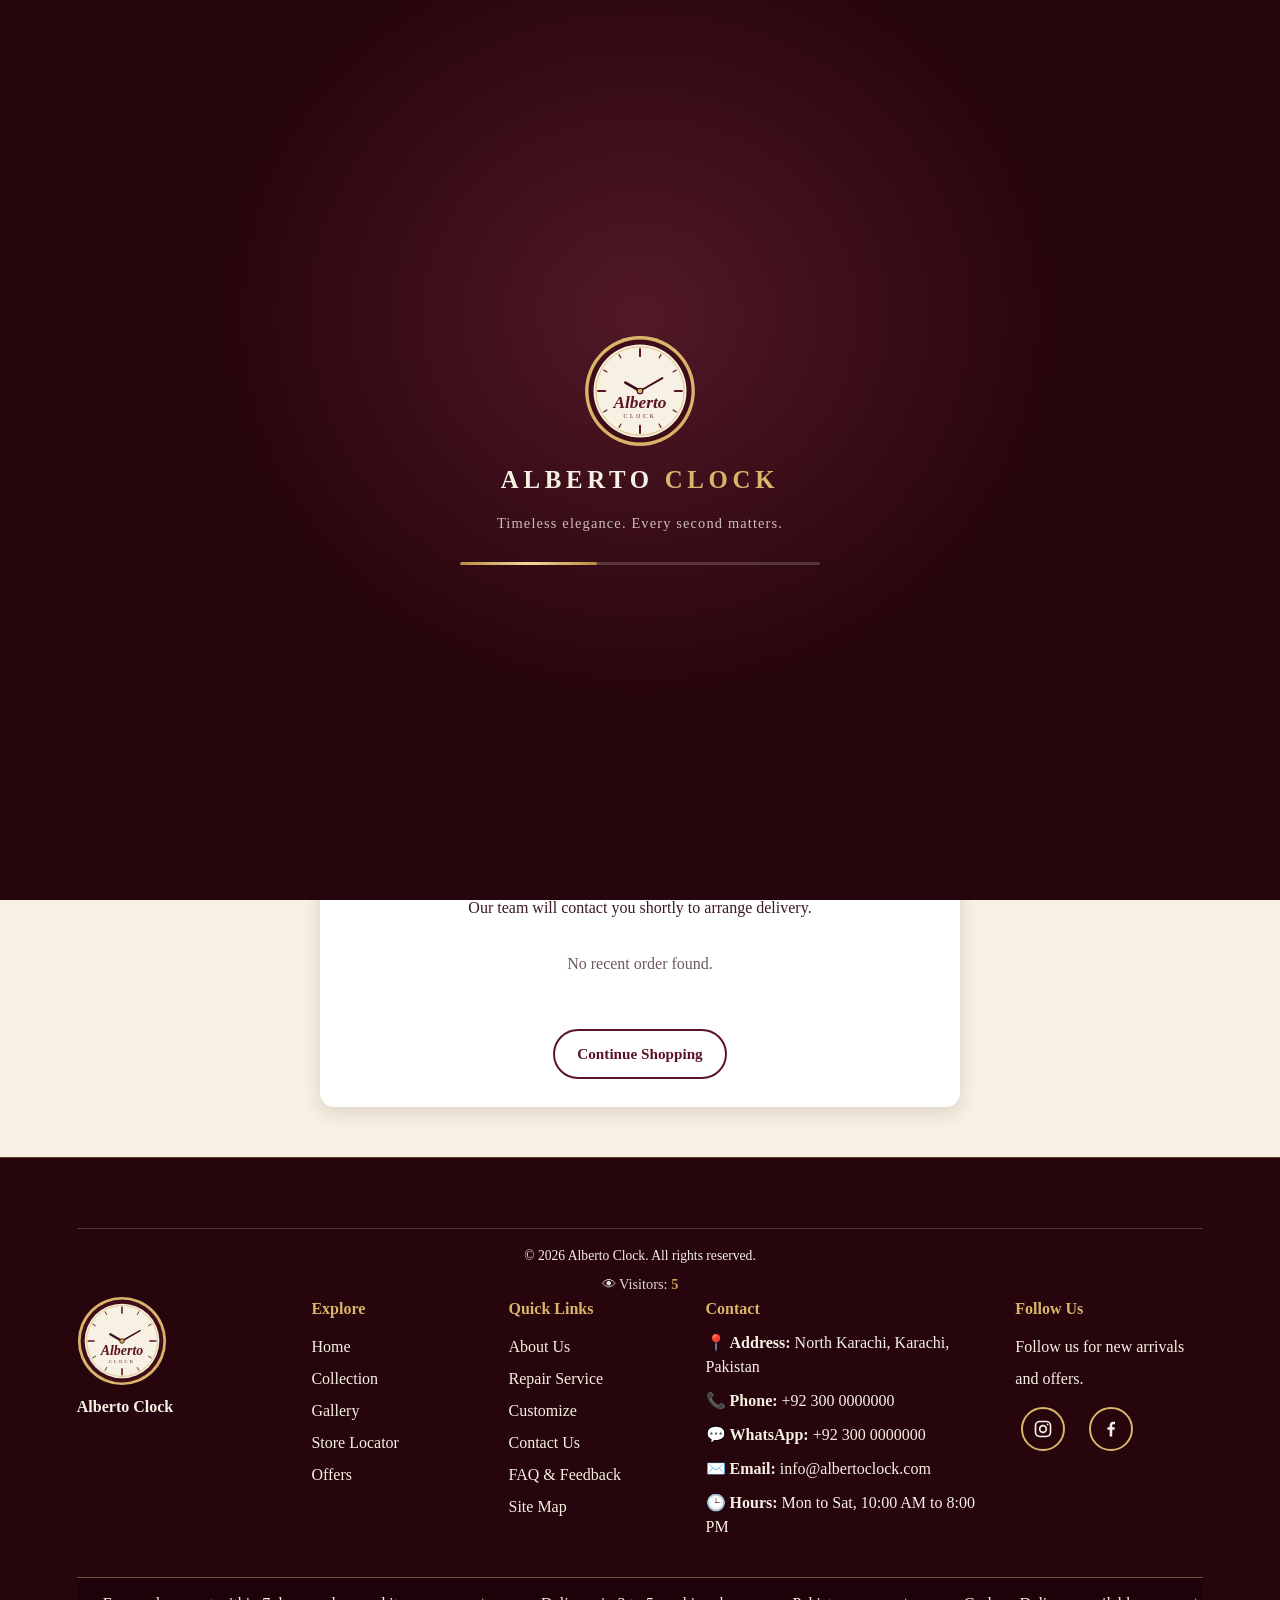
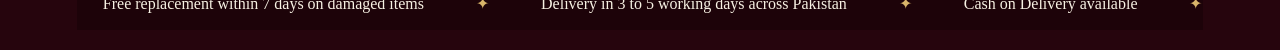
<file: confirmation.html>
<!DOCTYPE html>
<html lang="en">
<head>
  <meta charset="UTF-8">
  <meta name="viewport" content="width=device-width, initial-scale=1.0, viewport-fit=cover">
  <title>Alberto Clock | Order Confirmation</title>
  <link rel="stylesheet" href="css/style.css">
  <script src="js/jquery-3.6.0.min.js"></script>
</head>
<body data-page="confirmation">

<!-- One-time 5-second branded website preloader -->
<div id="splash" aria-label="Alberto Clock loading">
  <div class="splash-inner">
    <span class="logo-wrap" data-logo></span>
    <div class="splash-brand">ALBERTO <span>CLOCK</span></div>
    <p>Timeless elegance. Every second matters.</p>
    <div class="loading-line" role="progressbar" aria-label="Website loading"></div>
  </div>
</div>

<!-- Header -->
<header class="site-header">
  <div class="header-inner">
    <a href="index.html" class="brand" data-go="home"><span class="logo-wrap" data-logo></span><span>Alberto Clock</span></a>
    <button class="menu-toggle" id="menu-toggle" type="button" aria-label="Open navigation menu" aria-expanded="false"><span></span><span></span><span></span></button>
    <nav class="nav" id="main-nav">
      <a href="index.html" data-go="home" data-nav="home">Home</a>
      <a href="about.html" data-go="about" data-nav="about">About Us</a>
      <a href="collection.html" data-go="collection" data-nav="collection">Collection</a>
      <a href="gallery.html" data-go="gallery" data-nav="gallery">Gallery</a>
      <a href="stores.html" data-go="stores" data-nav="stores">Store Locator</a>
      <a href="offers.html" data-go="offers" data-nav="offers">Offers</a>
      <a href="repair.html" data-go="repair" data-nav="repair">Repair</a>
      <a href="customize.html" data-go="customize" data-nav="customize">Customize</a>
      <a href="faq.html" data-go="faq" data-nav="faq">FAQ &amp; Feedback</a>
      <a href="contact.html" data-go="contact" data-nav="contact">Contact</a>
      <a href="wishlist.html" data-go="wishlist" data-nav="wishlist" class="wishlist-nav" aria-label="Wishlist"><span class="wish-heart" aria-hidden="true">♡</span><span>Wishlist</span><span class="cart-count" id="wish-count">0</span></a>
      <a href="cart.html" data-go="cart" data-nav="cart" aria-label="Cart">🛒 <span class="cart-count" id="cart-count">0</span></a>
    </nav>
  </div>
</header>

<div hidden>
  <video id="hero-video" autoplay muted loop playsinline preload="auto"></video>
</div>

<main>

<!-- ============ ORDER CONFIRMATION ============ -->
<section class="page active" id="page-confirmation">
  <div class="page-banner"><h1>Order Confirmation</h1><p class="slogan">Your trust means the world to us.</p></div>
  <section class="section">
    <div class="thanks-box">
      <h2>Thank you for your order! 🎉</h2>
      <p>Our team will contact you shortly to arrange delivery.</p>
      <div id="order-summary"></div>
      <div class="thanks-actions">
        <button class="btn" id="receipt-btn" type="button">Download Receipt</button>
        <a href="collection.html" class="btn btn-outline" data-go="collection">Continue Shopping</a>
      </div>
    </div>
  </section>
</section>

</main>

<div class="cform-overlay" id="contact-modal"><div class="cform-box"><button class="cform-close" id="close-contact-form" type="button" aria-label="Close">&times;</button><h2>✉️ Send Us a Message</h2><form id="contact-form" novalidate>
          <div class="form-group">
            <label for="ct-name">Full Name</label>
            <input id="ct-name" type="text" placeholder="Enter your full name">
            <span class="error" id="ct-e-name">Please enter your name</span>
            </div>
          <div class="form-group">
            <label for="ct-email">Email Address</label>
            <input id="ct-email" type="email" placeholder="you@example.com">
            <span class="error" id="ct-e-email">Please enter a valid email address</span>
            </div>
          <div class="form-group">
            <label for="ct-phone">Mobile Number</label>
            <input id="ct-phone" type="tel" maxlength="11" placeholder="e.g. 03001234567">
            <span class="error" id="ct-e-phone">Please enter a valid mobile number (e.g. 03001234567)</span>
            </div>
          <div class="form-group">
            <label for="ct-msg">Message</label>
            <textarea id="ct-msg" rows="4" placeholder="How can we help you?">
            </textarea>
            <span class="error" id="ct-e-msg">Please enter a message of at least 5 characters</span>
            </div>
          <button type="submit" class="btn btn-block">Send Message</button>
        </form></div></div>

<!-- ============ CUSTOMIZE POPUPS ============ -->
<div class="cform-overlay cz-modal" id="cz-watch-modal" role="dialog" aria-modal="true" aria-labelledby="cz-w-title"><div class="cform-box">
  <button class="cform-close" type="button" data-cz-close aria-label="Close">&times;</button>
  <h2 id="cz-w-title">⌚ Customize Your Watch</h2>
  <p class="cz-sub">Design it your way. We will call you to confirm price and delivery time.</p>
  <div class="cz-preview" aria-hidden="true">
    <svg id="cz-w-prev" viewBox="0 0 200 200" xmlns="http://www.w3.org/2000/svg" style="--strap:#3b2a20;--case:#d9b56a;--dial:#1c1c1c;--hand:#f7f1e3">
      <rect x="76" y="2" width="48" height="62" rx="12" fill="var(--strap)"/>
      <rect x="76" y="136" width="48" height="62" rx="12" fill="var(--strap)"/>
      <g stroke="rgba(0,0,0,.25)" stroke-width="1.5"><line x1="84" y1="14" x2="116" y2="14"/><line x1="84" y1="26" x2="116" y2="26"/><line x1="84" y1="38" x2="116" y2="38"/><line x1="84" y1="162" x2="116" y2="162"/><line x1="84" y1="174" x2="116" y2="174"/><line x1="84" y1="186" x2="116" y2="186"/></g>
      <circle cx="100" cy="100" r="56" fill="var(--case)"/>
      <circle cx="100" cy="100" r="48" fill="var(--dial)" stroke="rgba(255,255,255,.25)" stroke-width="1.5"/>
      <g stroke="var(--hand)" stroke-width="2.5" stroke-linecap="round"><line x1="100" y1="58" x2="100" y2="66"/><line x1="100" y1="134" x2="100" y2="142"/><line x1="58" y1="100" x2="66" y2="100"/><line x1="134" y1="100" x2="142" y2="100"/></g>
      <line x1="100" y1="100" x2="100" y2="73" stroke="var(--hand)" stroke-width="4" stroke-linecap="round"/>
      <line x1="100" y1="100" x2="124" y2="112" stroke="var(--hand)" stroke-width="3" stroke-linecap="round"/>
      <circle cx="100" cy="100" r="4" fill="var(--case)"/>
      <rect x="156" y="94" width="9" height="12" rx="3" fill="var(--case)"/>
    </svg>
  </div>
  <form id="cz-watch-form" novalidate>
    <div class="cz-sec">1. Watch Style</div>
    <div class="form-group"><span class="cz-lab">Watch for</span>
      <div class="cz-opts">
        <label class="cz-opt"><input type="radio" name="w-for" value="Men" checked><span>Men</span></label>
        <label class="cz-opt"><input type="radio" name="w-for" value="Women"><span>Women</span></label>
        <label class="cz-opt"><input type="radio" name="w-for" value="Unisex"><span>Unisex</span></label>
      </div></div>
    <div class="form-group"><span class="cz-lab">Dial colour</span>
      <div class="cz-sws" data-var="dial">
        <label class="cz-sw"><input type="radio" name="w-dial" value="Black" data-c="#1c1c1c" data-h="#f7f1e3" checked><i style="background:#1c1c1c"></i><em>Black</em></label>
        <label class="cz-sw"><input type="radio" name="w-dial" value="White" data-c="#f7f4ec" data-h="#3f0d19"><i style="background:#f7f4ec"></i><em>White</em></label>
        <label class="cz-sw"><input type="radio" name="w-dial" value="Burgundy" data-c="#5a1424" data-h="#f7f1e3"><i style="background:#5a1424"></i><em>Burgundy</em></label>
        <label class="cz-sw"><input type="radio" name="w-dial" value="Navy Blue" data-c="#1d2f5a" data-h="#f7f1e3"><i style="background:#1d2f5a"></i><em>Navy</em></label>
        <label class="cz-sw"><input type="radio" name="w-dial" value="Emerald Green" data-c="#1f4d3a" data-h="#f7f1e3"><i style="background:#1f4d3a"></i><em>Emerald</em></label>
        <label class="cz-sw"><input type="radio" name="w-dial" value="Champagne" data-c="#e8d5a8" data-h="#3f0d19"><i style="background:#e8d5a8"></i><em>Champagne</em></label>
      </div></div>
    <div class="form-group"><label for="w-dialtext">Text or name on dial <small>(optional)</small></label><input id="w-dialtext" type="text" maxlength="20" placeholder="e.g. your name or brand"></div>

    <div class="cz-sec">2. Case &amp; Strap</div>
    <div class="form-group"><span class="cz-lab">Case material</span>
      <div class="cz-opts" data-var="case">
        <label class="cz-opt"><input type="radio" name="w-case" value="Stainless Steel" data-c="#c4c8cc" checked><span>Stainless Steel</span></label>
        <label class="cz-opt"><input type="radio" name="w-case" value="Gold Plated" data-c="#d9b56a"><span>Gold Plated</span></label>
        <label class="cz-opt"><input type="radio" name="w-case" value="Rose Gold Plated" data-c="#c98b7c"><span>Rose Gold Plated</span></label>
        <label class="cz-opt"><input type="radio" name="w-case" value="Black Steel" data-c="#2b2b2e"><span>Black Steel</span></label>
      </div></div>
    <div class="form-group"><span class="cz-lab">Strap type</span>
      <div class="cz-opts">
        <label class="cz-opt"><input type="radio" name="w-strap" value="Leather" checked><span>Leather</span></label>
        <label class="cz-opt"><input type="radio" name="w-strap" value="Steel Chain"><span>Steel Chain</span></label>
        <label class="cz-opt"><input type="radio" name="w-strap" value="Rubber"><span>Rubber</span></label>
        <label class="cz-opt"><input type="radio" name="w-strap" value="Fabric / NATO"><span>Fabric / NATO</span></label>
      </div></div>
    <div class="form-group"><span class="cz-lab">Strap colour</span>
      <div class="cz-sws" data-var="strap">
        <label class="cz-sw"><input type="radio" name="w-scol" value="Black" data-c="#1c1c1c"><i style="background:#1c1c1c"></i><em>Black</em></label>
        <label class="cz-sw"><input type="radio" name="w-scol" value="Dark Brown" data-c="#3b2a20" checked><i style="background:#3b2a20"></i><em>Dark Brown</em></label>
        <label class="cz-sw"><input type="radio" name="w-scol" value="Tan" data-c="#b07a45"><i style="background:#b07a45"></i><em>Tan</em></label>
        <label class="cz-sw"><input type="radio" name="w-scol" value="Burgundy" data-c="#5a1424"><i style="background:#5a1424"></i><em>Burgundy</em></label>
        <label class="cz-sw"><input type="radio" name="w-scol" value="Navy Blue" data-c="#1d2f5a"><i style="background:#1d2f5a"></i><em>Navy</em></label>
        <label class="cz-sw"><input type="radio" name="w-scol" value="Silver" data-c="#c4c8cc"><i style="background:#c4c8cc"></i><em>Silver</em></label>
        <label class="cz-sw"><input type="radio" name="w-scol" value="Gold" data-c="#d9b56a"><i style="background:#d9b56a"></i><em>Gold</em></label>
        <label class="cz-sw"><input type="radio" name="w-scol" value="Rose Gold" data-c="#c98b7c"><i style="background:#c98b7c"></i><em>Rose Gold</em></label>
      </div></div>
    <div class="cz-row">
      <div class="form-group"><label for="w-size">Case size</label>
        <select id="w-size"><option>28 mm</option><option>32 mm</option><option>36 mm</option><option selected>40 mm</option><option>42 mm</option><option>44 mm</option></select></div>
      <div class="form-group"><label for="w-qty">Quantity</label><input id="w-qty" type="number" min="1" max="100" value="1"></div>
    </div>
    <div class="form-group"><label for="w-engrave">Back engraving <small>(optional)</small></label><input id="w-engrave" type="text" maxlength="30" placeholder="Name, date or short message"></div>

    <div class="cz-sec">3. Your Details</div>
    <div class="cz-row">
      <div class="form-group"><label for="w-name">Full Name</label><input id="w-name" type="text" placeholder="Enter your full name"><span class="error" id="w-e-name">Please enter your name</span></div>
      <div class="form-group"><label for="w-phone">Mobile Number</label><input id="w-phone" type="tel" maxlength="11" placeholder="e.g. 03001234567"><span class="error" id="w-e-phone">Please enter a valid mobile number (e.g. 03001234567)</span></div>
    </div>
    <div class="form-group"><label for="w-address">Address</label><textarea id="w-address" rows="2" placeholder="Your complete delivery address"></textarea><span class="error" id="w-e-address">Please enter your complete address</span></div>
    <div class="form-group"><label for="w-notes">Extra ideas or notes <small>(optional)</small></label><textarea id="w-notes" rows="2" placeholder="Anything else you would like us to know"></textarea></div>
    <button type="submit" class="btn btn-block">Submit Watch Request</button>
    <p class="cz-note">No payment now. We will contact you to confirm the final price.</p>
  </form>
</div></div>

<div class="cform-overlay cz-modal" id="cz-wall-modal" role="dialog" aria-modal="true" aria-labelledby="cz-c-title"><div class="cform-box">
  <button class="cform-close" type="button" data-cz-close aria-label="Close">&times;</button>
  <h2 id="cz-c-title">🕰️ Customize Your Wall Clock</h2>
  <p class="cz-sub">Wood, steel or both. Made to fit your wall and your taste.</p>
  <div class="cz-preview" aria-hidden="true">
    <svg id="cz-c-prev" viewBox="0 0 200 200" xmlns="http://www.w3.org/2000/svg" style="--frame:#5b3a29;--face:#f7f1e3;--ink:#3f0d19;--ring:#d9b56a">
      <defs><pattern id="czgrain" width="8" height="8" patternUnits="userSpaceOnUse"><path d="M0 2 Q4 0 8 2 M0 6 Q4 4 8 6" stroke="rgba(0,0,0,.18)" stroke-width="1" fill="none"/></pattern></defs>
      <circle id="cz-sh-round" cx="100" cy="100" r="94" fill="var(--frame)"/>
      <rect id="cz-sh-square" class="cz-hide" x="8" y="8" width="184" height="184" rx="14" fill="var(--frame)"/>
      <polygon id="cz-sh-oct" class="cz-hide" points="60,6 140,6 194,60 194,140 140,194 60,194 6,140 6,60" fill="var(--frame)"/>
      <g id="cz-grain"><circle cx="100" cy="100" r="94" fill="url(#czgrain)"/></g>
      <circle cx="100" cy="100" r="68" fill="var(--ring)"/>
      <circle cx="100" cy="100" r="65" fill="var(--face)"/>
      <g id="cz-nums" font-family="Georgia,serif" font-size="13" font-weight="bold" fill="var(--ink)" text-anchor="middle">
        <text x="100" y="47">XII</text><text x="154" y="105">III</text><text x="100" y="164">VI</text><text x="46" y="105">IX</text>
      </g>
      <g id="cz-dots" class="cz-hide" fill="var(--ink)"><circle cx="100" cy="42" r="3"/><circle cx="158" cy="100" r="3"/><circle cx="100" cy="158" r="3"/><circle cx="42" cy="100" r="3"/></g>
      <text id="cz-ctext" x="100" y="126" text-anchor="middle" font-family="Georgia,serif" font-style="italic" font-size="9" fill="var(--ink)"></text>
      <line x1="100" y1="100" x2="100" y2="62" stroke="var(--ink)" stroke-width="4" stroke-linecap="round"/>
      <line x1="100" y1="100" x2="128" y2="114" stroke="var(--ink)" stroke-width="3" stroke-linecap="round"/>
      <circle cx="100" cy="100" r="4" fill="var(--ring)" stroke="var(--ink)" stroke-width="1.5"/>
    </svg>
  </div>
  <form id="cz-wall-form" novalidate>
    <div class="cz-sec">1. Material</div>
    <div class="form-group"><div class="cz-tiles" id="c-mat">
      <label class="cz-tile"><input type="radio" name="c-mat" value="Wood" checked><span><b>🪵</b>Wood</span></label>
      <label class="cz-tile"><input type="radio" name="c-mat" value="Steel"><span><b>🔩</b>Steel</span></label>
      <label class="cz-tile"><input type="radio" name="c-mat" value="Wood + Steel"><span><b>✨</b>Wood + Steel</span></label>
    </div></div>
    <div class="form-group" id="c-wood-box"><span class="cz-lab">Wood type</span>
      <div class="cz-sws">
        <label class="cz-sw"><input type="radio" name="c-wood" value="Walnut" data-c="#5b3a29" checked><i style="background:#5b3a29"></i><em>Walnut</em></label>
        <label class="cz-sw"><input type="radio" name="c-wood" value="Oak" data-c="#b98b52"><i style="background:#b98b52"></i><em>Oak</em></label>
        <label class="cz-sw"><input type="radio" name="c-wood" value="Teak" data-c="#8a5a2b"><i style="background:#8a5a2b"></i><em>Teak</em></label>
        <label class="cz-sw"><input type="radio" name="c-wood" value="Mahogany" data-c="#4a1f1a"><i style="background:#4a1f1a"></i><em>Mahogany</em></label>
        <label class="cz-sw"><input type="radio" name="c-wood" value="Ebony Black" data-c="#1f1a17"><i style="background:#1f1a17"></i><em>Ebony</em></label>
      </div></div>
    <div class="form-group cz-hide" id="c-steel-box"><span class="cz-lab">Steel finish</span>
      <div class="cz-sws">
        <label class="cz-sw"><input type="radio" name="c-steel" value="Brushed Silver" data-c="#b9bcc0" checked><i style="background:#b9bcc0"></i><em>Brushed</em></label>
        <label class="cz-sw"><input type="radio" name="c-steel" value="Polished Chrome" data-c="#dfe3e8"><i style="background:#dfe3e8"></i><em>Chrome</em></label>
        <label class="cz-sw"><input type="radio" name="c-steel" value="Black Steel" data-c="#2a2c30"><i style="background:#2a2c30"></i><em>Black</em></label>
        <label class="cz-sw"><input type="radio" name="c-steel" value="Gold Finish" data-c="#d1a954"><i style="background:#d1a954"></i><em>Gold</em></label>
        <label class="cz-sw"><input type="radio" name="c-steel" value="Rose Gold Finish" data-c="#b76e79"><i style="background:#b76e79"></i><em>Rose Gold</em></label>
      </div></div>

    <div class="cz-sec">2. Shape, Size &amp; Dial</div>
    <div class="form-group"><span class="cz-lab">Shape</span>
      <div class="cz-opts">
        <label class="cz-opt"><input type="radio" name="c-shape" value="Round" checked><span>Round</span></label>
        <label class="cz-opt"><input type="radio" name="c-shape" value="Square"><span>Square</span></label>
        <label class="cz-opt"><input type="radio" name="c-shape" value="Octagon"><span>Octagon</span></label>
      </div></div>
    <div class="cz-row">
      <div class="form-group"><label for="c-size">Size (diameter)</label>
        <select id="c-size"><option>12 inch</option><option>16 inch</option><option selected>20 inch</option><option>24 inch</option><option>30 inch</option><option>36 inch</option></select></div>
      <div class="form-group"><label for="c-qty">Quantity</label><input id="c-qty" type="number" min="1" max="100" value="1"></div>
    </div>
    <div class="form-group"><span class="cz-lab">Dial style</span>
      <div class="cz-opts">
        <label class="cz-opt"><input type="radio" name="c-dial" value="Roman Numerals" checked><span>Roman</span></label>
        <label class="cz-opt"><input type="radio" name="c-dial" value="Numeric (1 to 12)"><span>Numeric</span></label>
        <label class="cz-opt"><input type="radio" name="c-dial" value="Minimal (no numbers)"><span>Minimal</span></label>
      </div></div>
    <div class="cz-row">
      <div class="form-group"><span class="cz-lab">Pendulum</span>
        <div class="cz-opts">
          <label class="cz-opt"><input type="radio" name="c-pend" value="Yes"><span>Yes</span></label>
          <label class="cz-opt"><input type="radio" name="c-pend" value="No" checked><span>No</span></label>
        </div></div>
      <div class="form-group"><label for="c-engrave">Name or text <small>(optional)</small></label><input id="c-engrave" type="text" maxlength="24" placeholder="e.g. Khan Family"></div>
    </div>

    <div class="cz-sec">3. Your Details</div>
    <div class="cz-row">
      <div class="form-group"><label for="cz-c-name">Full Name</label><input id="cz-c-name" type="text" placeholder="Enter your full name"><span class="error" id="cz-c-e-name">Please enter your name</span></div>
      <div class="form-group"><label for="cz-c-phone">Mobile Number</label><input id="cz-c-phone" type="tel" maxlength="11" placeholder="e.g. 03001234567"><span class="error" id="cz-c-e-phone">Please enter a valid mobile number (e.g. 03001234567)</span></div>
    </div>
    <div class="form-group"><label for="cz-c-address">Address</label><textarea id="cz-c-address" rows="2" placeholder="Your complete delivery address"></textarea><span class="error" id="cz-c-e-address">Please enter your complete address</span></div>
    <div class="form-group"><label for="c-notes">Extra ideas or notes <small>(optional)</small></label><textarea id="c-notes" rows="2" placeholder="Anything else you would like us to know"></textarea></div>
    <button type="submit" class="btn btn-block">Submit Wall Clock Request</button>
    <p class="cz-note">No payment now. We will contact you to confirm the final price.</p>
  </form>
</div></div>

<div class="popup-overlay" id="cz-popup">
  <div class="popup-box">
    <h3>Request Received!</h3>
    <p>Thank you! Our team will contact you shortly to confirm your custom design.</p>
    <span class="cz-ref" id="cz-ref">ALB-000000</span>
    <p style="font-size:.85rem">Keep this reference number for follow up.</p><br>
    <div class="cz-pop-actions"><a class="btn" id="cz-wa" href="#" target="_blank" rel="noopener">Send on WhatsApp</a><button class="btn btn-outline" id="cz-ok" type="button">OK</button></div>
  </div>
</div>


<!-- Gallery lightbox -->
<div class="lightbox" id="lightbox">
  <button class="close" id="lb-close" aria-label="Close">&times;</button>
  <div class="big-pic" id="lb-pic"></div>
  <div class="big-name" id="lb-name"></div>
</div>


<!-- Footer -->
<footer class="site-footer">
  <div class="footer-ticker" aria-label="Store announcements"><div class="ticker-track"><span>Free replacement within 7 days on damaged items</span><span>Delivery in 3 to 5 working days across Pakistan</span><span>Cash on Delivery available</span><span>Six offers live: BOGO, HALF50, OFF10, OFF20, OFF30 and OFF40</span><span>Repair service for watches and wall clocks</span><span>Free replacement within 7 days on damaged items</span><span>Delivery in 3 to 5 working days across Pakistan</span><span>Cash on Delivery available</span><span>Six offers live: BOGO, HALF50, OFF10, OFF20, OFF30 and OFF40</span><span>Repair service for watches and wall clocks</span></div></div>
  <div class="footer-grid">
    <div class="footer-logo"><span class="logo-wrap" data-logo></span><strong>Alberto Clock</strong></div>
    <div><h4>Explore</h4><ul><li><a href="index.html" data-go="home">Home</a></li><li><a href="collection.html" data-go="collection">Collection</a></li><li><a href="gallery.html" data-go="gallery">Gallery</a></li><li><a href="stores.html" data-go="stores">Store Locator</a></li><li><a href="offers.html" data-go="offers">Offers</a></li></ul></div>
    <div><h4>Quick Links</h4><ul><li><a href="about.html" data-go="about">About Us</a></li><li><a href="repair.html" data-go="repair">Repair Service</a></li><li><a href="customize.html" data-go="customize">Customize</a></li><li><a href="contact.html" data-go="contact">Contact Us</a></li><li><a href="faq.html" data-go="faq">FAQ &amp; Feedback</a></li><li><a href="sitemap.html" data-go="sitemap">Site Map</a></li></ul></div>
    <div>
      <h4>Contact</h4>
      <ul class="contact-list">
        <li>📍 <strong>Address:</strong> North Karachi, Karachi, Pakistan</li>
        <li>📞 <strong>Phone:</strong> <a href="tel:+923000000000">+92 300 0000000</a></li>
        <li>💬 <strong>WhatsApp:</strong> <a href="https://wa.me/923000000000" target="_blank" rel="noopener">+92 300 0000000</a></li>
        <li>✉️ <strong>Email:</strong> <a href="mailto:info@albertoclock.com">info@albertoclock.com</a></li>
        <li>🕒 <strong>Hours:</strong> Mon to Sat, 10:00 AM to 8:00 PM</li>
      </ul>
    </div>
    <div>
      <h4>Follow Us</h4>
      <p>Follow us for new arrivals and offers.</p>
      <p class="social">
        <a href="https://instagram.com/albertoclock" target="_blank" rel="noopener" aria-label="Instagram"><svg viewBox="0 0 24 24" width="22" height="22" fill="none" stroke="currentColor" stroke-width="2" aria-hidden="true"><rect x="3" y="3" width="18" height="18" rx="5"/><circle cx="12" cy="12" r="4"/><circle cx="17.5" cy="6.5" r="1" fill="currentColor" stroke="none"/></svg></a>
        <a href="https://facebook.com/albertoclock" target="_blank" rel="noopener" aria-label="Facebook"><svg viewBox="0 0 24 24" width="22" height="22" fill="currentColor" aria-hidden="true"><path d="M13.5 21v-8h2.7l.4-3.2h-3.1V7.8c0-.9.3-1.5 1.6-1.5h1.7V3.4c-.3 0-1.3-.1-2.4-.1-2.4 0-4 1.5-4 4.1v2.4H7.7V13h2.7v8z"/></svg></a>
      </p>
    </div>
  </div>
  <p class="copyright">&copy; 2026 Alberto Clock. All rights reserved.<br><span class="visitor-count">👁 Visitors: <strong id="visitor-count">…</strong></span></p>
</footer>

<!-- Chat bot -->
<button id="chat-btn">💬 Chat Bot</button>
<div id="chat-box">
  <div id="chat-head">💬 Alberto Clock Assistant</div>
  <div id="chat-log"></div>
  <div id="chat-emojis"><button type="button" aria-label="Emoji 😀">😀</button><button type="button" aria-label="Emoji 😊">😊</button><button type="button" aria-label="Emoji 👍">👍</button><button type="button" aria-label="Emoji 🙏">🙏</button><button type="button" aria-label="Emoji ❤️">❤️</button><button type="button" aria-label="Emoji 🎉">🎉</button><button type="button" aria-label="Emoji ⌚">⌚</button><button type="button" aria-label="Emoji 🛒">🛒</button></div>
  <form id="chat-form">
    <input id="chat-input" type="text" placeholder="Type your question..." autocomplete="off">
    <button class="btn btn-small" type="submit">Send</button>
    </form>
</div>

<!-- Contact popup -->
<div class="popup-overlay" id="contact-popup">
  <div class="popup-box">
    <h3>Thank You!</h3>
    <p>We have received your message and will get back to you shortly.</p><br>
    <button class="btn" id="contact-ok">OK</button>
  </div>
</div>

<!-- Repair popup -->
<div class="popup-overlay" id="repair-popup">
  <div class="popup-box">
    <h3>Request Received!</h3>
    <p>Your repair request has been received. Our team will contact you shortly.</p><br>
    <button class="btn" id="repair-ok">OK</button>
  </div>
</div>

<script src="js/media.js"></script>
<script src="js/main.js"></script>
<script src="js/customize.js"></script>
</body>
</html>
</file>
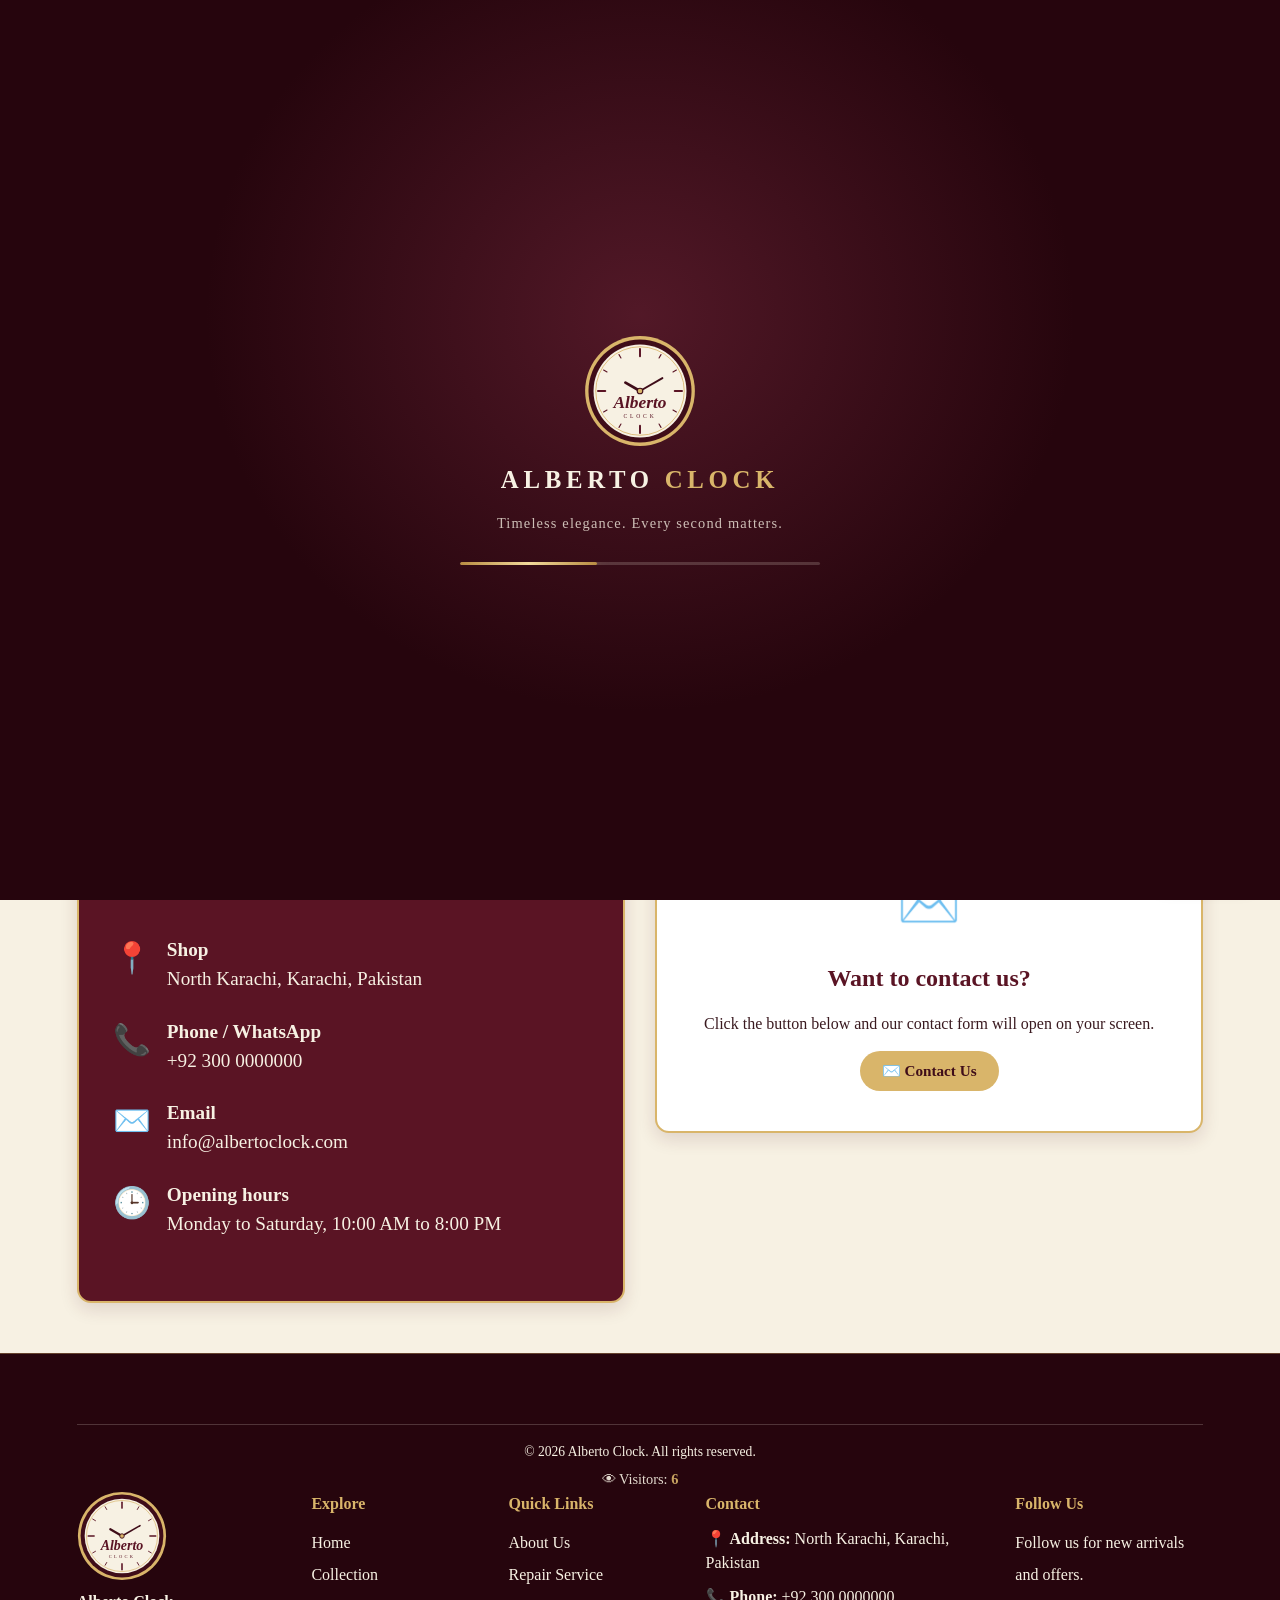
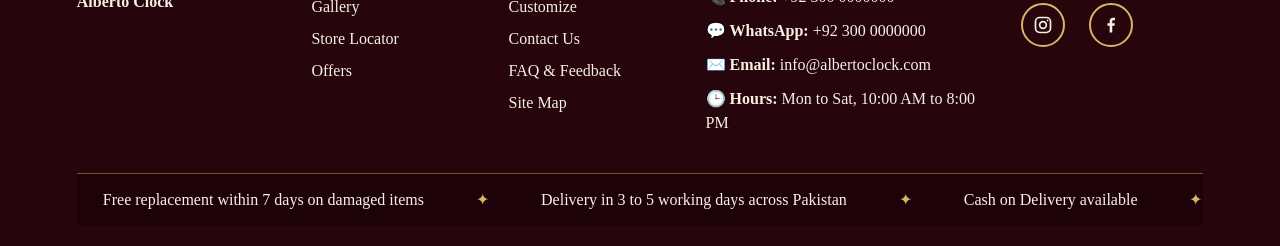
<file: contact.html>
<!DOCTYPE html>
<html lang="en">
<head>
  <meta charset="UTF-8">
  <meta name="viewport" content="width=device-width, initial-scale=1.0, viewport-fit=cover">
  <title>Alberto Clock | Contact</title>
  <link rel="stylesheet" href="css/style.css">
  <script src="js/jquery-3.6.0.min.js"></script>
</head>
<body data-page="contact">

<!-- One-time 5-second branded website preloader -->
<div id="splash" aria-label="Alberto Clock loading">
  <div class="splash-inner">
    <span class="logo-wrap" data-logo></span>
    <div class="splash-brand">ALBERTO <span>CLOCK</span></div>
    <p>Timeless elegance. Every second matters.</p>
    <div class="loading-line" role="progressbar" aria-label="Website loading"></div>
  </div>
</div>

<!-- Header -->
<header class="site-header">
  <div class="header-inner">
    <a href="index.html" class="brand" data-go="home"><span class="logo-wrap" data-logo></span><span>Alberto Clock</span></a>
    <button class="menu-toggle" id="menu-toggle" type="button" aria-label="Open navigation menu" aria-expanded="false"><span></span><span></span><span></span></button>
    <nav class="nav" id="main-nav">
      <a href="index.html" data-go="home" data-nav="home">Home</a>
      <a href="about.html" data-go="about" data-nav="about">About Us</a>
      <a href="collection.html" data-go="collection" data-nav="collection">Collection</a>
      <a href="gallery.html" data-go="gallery" data-nav="gallery">Gallery</a>
      <a href="stores.html" data-go="stores" data-nav="stores">Store Locator</a>
      <a href="offers.html" data-go="offers" data-nav="offers">Offers</a>
      <a href="repair.html" data-go="repair" data-nav="repair">Repair</a>
      <a href="customize.html" data-go="customize" data-nav="customize">Customize</a>
      <a href="faq.html" data-go="faq" data-nav="faq">FAQ &amp; Feedback</a>
      <a href="contact.html" data-go="contact" data-nav="contact">Contact</a>
      <a href="wishlist.html" data-go="wishlist" data-nav="wishlist" class="wishlist-nav" aria-label="Wishlist"><span class="wish-heart" aria-hidden="true">♡</span><span>Wishlist</span><span class="cart-count" id="wish-count">0</span></a>
      <a href="cart.html" data-go="cart" data-nav="cart" aria-label="Cart">🛒 <span class="cart-count" id="cart-count">0</span></a>
    </nav>
  </div>
</header>

<div hidden>
  <video id="hero-video" autoplay muted loop playsinline preload="auto"></video>
</div>

<main>

<!-- ============ CONTACT ============ -->
<section class="page active" id="page-contact">
  <div class="page-banner"><h1>Contact Us</h1><p class="slogan">Exceptional timepieces deserve exceptional service.</p></div>
  <section class="section">
    <div class="two-col contact-grid">
      <div class="info-box contact-card"><h2>Get in Touch</h2><p class="c-line"><span class="c-ico">📍</span><span><strong>Shop</strong><br>North Karachi, Karachi, Pakistan</span></p><p class="c-line"><span class="c-ico">📞</span><span><strong>Phone / WhatsApp</strong><br>+92 300 0000000</span></p><p class="c-line"><span class="c-ico">✉️</span><span><strong>Email</strong><br>info@albertoclock.com</span></p><p class="c-line"><span class="c-ico">🕒</span><span><strong>Opening hours</strong><br>Monday to Saturday, 10:00 AM to 8:00 PM</span></p></div>
      <div class="contact-cta reveal"><div class="cta-ico">✉️</div><h2>Want to contact us?</h2><p>Click the button below and our contact form will open on your screen.</p><button class="btn" id="open-contact-form" type="button">✉️ Contact Us</button></div>
    </div>
  </section>
</section>

</main>

<div class="cform-overlay" id="contact-modal"><div class="cform-box"><button class="cform-close" id="close-contact-form" type="button" aria-label="Close">&times;</button><h2>✉️ Send Us a Message</h2><form id="contact-form" novalidate>
          <div class="form-group">
            <label for="ct-name">Full Name</label>
            <input id="ct-name" type="text" placeholder="Enter your full name">
            <span class="error" id="ct-e-name">Please enter your name</span>
            </div>
          <div class="form-group">
            <label for="ct-email">Email Address</label>
            <input id="ct-email" type="email" placeholder="you@example.com">
            <span class="error" id="ct-e-email">Please enter a valid email address</span>
            </div>
          <div class="form-group">
            <label for="ct-phone">Mobile Number</label>
            <input id="ct-phone" type="tel" maxlength="11" placeholder="e.g. 03001234567">
            <span class="error" id="ct-e-phone">Please enter a valid mobile number (e.g. 03001234567)</span>
            </div>
          <div class="form-group">
            <label for="ct-msg">Message</label>
            <textarea id="ct-msg" rows="4" placeholder="How can we help you?">
            </textarea>
            <span class="error" id="ct-e-msg">Please enter a message of at least 5 characters</span>
            </div>
          <button type="submit" class="btn btn-block">Send Message</button>
        </form></div></div>

<!-- ============ CUSTOMIZE POPUPS ============ -->
<div class="cform-overlay cz-modal" id="cz-watch-modal" role="dialog" aria-modal="true" aria-labelledby="cz-w-title"><div class="cform-box">
  <button class="cform-close" type="button" data-cz-close aria-label="Close">&times;</button>
  <h2 id="cz-w-title">⌚ Customize Your Watch</h2>
  <p class="cz-sub">Design it your way. We will call you to confirm price and delivery time.</p>
  <div class="cz-preview" aria-hidden="true">
    <svg id="cz-w-prev" viewBox="0 0 200 200" xmlns="http://www.w3.org/2000/svg" style="--strap:#3b2a20;--case:#d9b56a;--dial:#1c1c1c;--hand:#f7f1e3">
      <rect x="76" y="2" width="48" height="62" rx="12" fill="var(--strap)"/>
      <rect x="76" y="136" width="48" height="62" rx="12" fill="var(--strap)"/>
      <g stroke="rgba(0,0,0,.25)" stroke-width="1.5"><line x1="84" y1="14" x2="116" y2="14"/><line x1="84" y1="26" x2="116" y2="26"/><line x1="84" y1="38" x2="116" y2="38"/><line x1="84" y1="162" x2="116" y2="162"/><line x1="84" y1="174" x2="116" y2="174"/><line x1="84" y1="186" x2="116" y2="186"/></g>
      <circle cx="100" cy="100" r="56" fill="var(--case)"/>
      <circle cx="100" cy="100" r="48" fill="var(--dial)" stroke="rgba(255,255,255,.25)" stroke-width="1.5"/>
      <g stroke="var(--hand)" stroke-width="2.5" stroke-linecap="round"><line x1="100" y1="58" x2="100" y2="66"/><line x1="100" y1="134" x2="100" y2="142"/><line x1="58" y1="100" x2="66" y2="100"/><line x1="134" y1="100" x2="142" y2="100"/></g>
      <line x1="100" y1="100" x2="100" y2="73" stroke="var(--hand)" stroke-width="4" stroke-linecap="round"/>
      <line x1="100" y1="100" x2="124" y2="112" stroke="var(--hand)" stroke-width="3" stroke-linecap="round"/>
      <circle cx="100" cy="100" r="4" fill="var(--case)"/>
      <rect x="156" y="94" width="9" height="12" rx="3" fill="var(--case)"/>
    </svg>
  </div>
  <form id="cz-watch-form" novalidate>
    <div class="cz-sec">1. Watch Style</div>
    <div class="form-group"><span class="cz-lab">Watch for</span>
      <div class="cz-opts">
        <label class="cz-opt"><input type="radio" name="w-for" value="Men" checked><span>Men</span></label>
        <label class="cz-opt"><input type="radio" name="w-for" value="Women"><span>Women</span></label>
        <label class="cz-opt"><input type="radio" name="w-for" value="Unisex"><span>Unisex</span></label>
      </div></div>
    <div class="form-group"><span class="cz-lab">Dial colour</span>
      <div class="cz-sws" data-var="dial">
        <label class="cz-sw"><input type="radio" name="w-dial" value="Black" data-c="#1c1c1c" data-h="#f7f1e3" checked><i style="background:#1c1c1c"></i><em>Black</em></label>
        <label class="cz-sw"><input type="radio" name="w-dial" value="White" data-c="#f7f4ec" data-h="#3f0d19"><i style="background:#f7f4ec"></i><em>White</em></label>
        <label class="cz-sw"><input type="radio" name="w-dial" value="Burgundy" data-c="#5a1424" data-h="#f7f1e3"><i style="background:#5a1424"></i><em>Burgundy</em></label>
        <label class="cz-sw"><input type="radio" name="w-dial" value="Navy Blue" data-c="#1d2f5a" data-h="#f7f1e3"><i style="background:#1d2f5a"></i><em>Navy</em></label>
        <label class="cz-sw"><input type="radio" name="w-dial" value="Emerald Green" data-c="#1f4d3a" data-h="#f7f1e3"><i style="background:#1f4d3a"></i><em>Emerald</em></label>
        <label class="cz-sw"><input type="radio" name="w-dial" value="Champagne" data-c="#e8d5a8" data-h="#3f0d19"><i style="background:#e8d5a8"></i><em>Champagne</em></label>
      </div></div>
    <div class="form-group"><label for="w-dialtext">Text or name on dial <small>(optional)</small></label><input id="w-dialtext" type="text" maxlength="20" placeholder="e.g. your name or brand"></div>

    <div class="cz-sec">2. Case &amp; Strap</div>
    <div class="form-group"><span class="cz-lab">Case material</span>
      <div class="cz-opts" data-var="case">
        <label class="cz-opt"><input type="radio" name="w-case" value="Stainless Steel" data-c="#c4c8cc" checked><span>Stainless Steel</span></label>
        <label class="cz-opt"><input type="radio" name="w-case" value="Gold Plated" data-c="#d9b56a"><span>Gold Plated</span></label>
        <label class="cz-opt"><input type="radio" name="w-case" value="Rose Gold Plated" data-c="#c98b7c"><span>Rose Gold Plated</span></label>
        <label class="cz-opt"><input type="radio" name="w-case" value="Black Steel" data-c="#2b2b2e"><span>Black Steel</span></label>
      </div></div>
    <div class="form-group"><span class="cz-lab">Strap type</span>
      <div class="cz-opts">
        <label class="cz-opt"><input type="radio" name="w-strap" value="Leather" checked><span>Leather</span></label>
        <label class="cz-opt"><input type="radio" name="w-strap" value="Steel Chain"><span>Steel Chain</span></label>
        <label class="cz-opt"><input type="radio" name="w-strap" value="Rubber"><span>Rubber</span></label>
        <label class="cz-opt"><input type="radio" name="w-strap" value="Fabric / NATO"><span>Fabric / NATO</span></label>
      </div></div>
    <div class="form-group"><span class="cz-lab">Strap colour</span>
      <div class="cz-sws" data-var="strap">
        <label class="cz-sw"><input type="radio" name="w-scol" value="Black" data-c="#1c1c1c"><i style="background:#1c1c1c"></i><em>Black</em></label>
        <label class="cz-sw"><input type="radio" name="w-scol" value="Dark Brown" data-c="#3b2a20" checked><i style="background:#3b2a20"></i><em>Dark Brown</em></label>
        <label class="cz-sw"><input type="radio" name="w-scol" value="Tan" data-c="#b07a45"><i style="background:#b07a45"></i><em>Tan</em></label>
        <label class="cz-sw"><input type="radio" name="w-scol" value="Burgundy" data-c="#5a1424"><i style="background:#5a1424"></i><em>Burgundy</em></label>
        <label class="cz-sw"><input type="radio" name="w-scol" value="Navy Blue" data-c="#1d2f5a"><i style="background:#1d2f5a"></i><em>Navy</em></label>
        <label class="cz-sw"><input type="radio" name="w-scol" value="Silver" data-c="#c4c8cc"><i style="background:#c4c8cc"></i><em>Silver</em></label>
        <label class="cz-sw"><input type="radio" name="w-scol" value="Gold" data-c="#d9b56a"><i style="background:#d9b56a"></i><em>Gold</em></label>
        <label class="cz-sw"><input type="radio" name="w-scol" value="Rose Gold" data-c="#c98b7c"><i style="background:#c98b7c"></i><em>Rose Gold</em></label>
      </div></div>
    <div class="cz-row">
      <div class="form-group"><label for="w-size">Case size</label>
        <select id="w-size"><option>28 mm</option><option>32 mm</option><option>36 mm</option><option selected>40 mm</option><option>42 mm</option><option>44 mm</option></select></div>
      <div class="form-group"><label for="w-qty">Quantity</label><input id="w-qty" type="number" min="1" max="100" value="1"></div>
    </div>
    <div class="form-group"><label for="w-engrave">Back engraving <small>(optional)</small></label><input id="w-engrave" type="text" maxlength="30" placeholder="Name, date or short message"></div>

    <div class="cz-sec">3. Your Details</div>
    <div class="cz-row">
      <div class="form-group"><label for="w-name">Full Name</label><input id="w-name" type="text" placeholder="Enter your full name"><span class="error" id="w-e-name">Please enter your name</span></div>
      <div class="form-group"><label for="w-phone">Mobile Number</label><input id="w-phone" type="tel" maxlength="11" placeholder="e.g. 03001234567"><span class="error" id="w-e-phone">Please enter a valid mobile number (e.g. 03001234567)</span></div>
    </div>
    <div class="form-group"><label for="w-address">Address</label><textarea id="w-address" rows="2" placeholder="Your complete delivery address"></textarea><span class="error" id="w-e-address">Please enter your complete address</span></div>
    <div class="form-group"><label for="w-notes">Extra ideas or notes <small>(optional)</small></label><textarea id="w-notes" rows="2" placeholder="Anything else you would like us to know"></textarea></div>
    <button type="submit" class="btn btn-block">Submit Watch Request</button>
    <p class="cz-note">No payment now. We will contact you to confirm the final price.</p>
  </form>
</div></div>

<div class="cform-overlay cz-modal" id="cz-wall-modal" role="dialog" aria-modal="true" aria-labelledby="cz-c-title"><div class="cform-box">
  <button class="cform-close" type="button" data-cz-close aria-label="Close">&times;</button>
  <h2 id="cz-c-title">🕰️ Customize Your Wall Clock</h2>
  <p class="cz-sub">Wood, steel or both. Made to fit your wall and your taste.</p>
  <div class="cz-preview" aria-hidden="true">
    <svg id="cz-c-prev" viewBox="0 0 200 200" xmlns="http://www.w3.org/2000/svg" style="--frame:#5b3a29;--face:#f7f1e3;--ink:#3f0d19;--ring:#d9b56a">
      <defs><pattern id="czgrain" width="8" height="8" patternUnits="userSpaceOnUse"><path d="M0 2 Q4 0 8 2 M0 6 Q4 4 8 6" stroke="rgba(0,0,0,.18)" stroke-width="1" fill="none"/></pattern></defs>
      <circle id="cz-sh-round" cx="100" cy="100" r="94" fill="var(--frame)"/>
      <rect id="cz-sh-square" class="cz-hide" x="8" y="8" width="184" height="184" rx="14" fill="var(--frame)"/>
      <polygon id="cz-sh-oct" class="cz-hide" points="60,6 140,6 194,60 194,140 140,194 60,194 6,140 6,60" fill="var(--frame)"/>
      <g id="cz-grain"><circle cx="100" cy="100" r="94" fill="url(#czgrain)"/></g>
      <circle cx="100" cy="100" r="68" fill="var(--ring)"/>
      <circle cx="100" cy="100" r="65" fill="var(--face)"/>
      <g id="cz-nums" font-family="Georgia,serif" font-size="13" font-weight="bold" fill="var(--ink)" text-anchor="middle">
        <text x="100" y="47">XII</text><text x="154" y="105">III</text><text x="100" y="164">VI</text><text x="46" y="105">IX</text>
      </g>
      <g id="cz-dots" class="cz-hide" fill="var(--ink)"><circle cx="100" cy="42" r="3"/><circle cx="158" cy="100" r="3"/><circle cx="100" cy="158" r="3"/><circle cx="42" cy="100" r="3"/></g>
      <text id="cz-ctext" x="100" y="126" text-anchor="middle" font-family="Georgia,serif" font-style="italic" font-size="9" fill="var(--ink)"></text>
      <line x1="100" y1="100" x2="100" y2="62" stroke="var(--ink)" stroke-width="4" stroke-linecap="round"/>
      <line x1="100" y1="100" x2="128" y2="114" stroke="var(--ink)" stroke-width="3" stroke-linecap="round"/>
      <circle cx="100" cy="100" r="4" fill="var(--ring)" stroke="var(--ink)" stroke-width="1.5"/>
    </svg>
  </div>
  <form id="cz-wall-form" novalidate>
    <div class="cz-sec">1. Material</div>
    <div class="form-group"><div class="cz-tiles" id="c-mat">
      <label class="cz-tile"><input type="radio" name="c-mat" value="Wood" checked><span><b>🪵</b>Wood</span></label>
      <label class="cz-tile"><input type="radio" name="c-mat" value="Steel"><span><b>🔩</b>Steel</span></label>
      <label class="cz-tile"><input type="radio" name="c-mat" value="Wood + Steel"><span><b>✨</b>Wood + Steel</span></label>
    </div></div>
    <div class="form-group" id="c-wood-box"><span class="cz-lab">Wood type</span>
      <div class="cz-sws">
        <label class="cz-sw"><input type="radio" name="c-wood" value="Walnut" data-c="#5b3a29" checked><i style="background:#5b3a29"></i><em>Walnut</em></label>
        <label class="cz-sw"><input type="radio" name="c-wood" value="Oak" data-c="#b98b52"><i style="background:#b98b52"></i><em>Oak</em></label>
        <label class="cz-sw"><input type="radio" name="c-wood" value="Teak" data-c="#8a5a2b"><i style="background:#8a5a2b"></i><em>Teak</em></label>
        <label class="cz-sw"><input type="radio" name="c-wood" value="Mahogany" data-c="#4a1f1a"><i style="background:#4a1f1a"></i><em>Mahogany</em></label>
        <label class="cz-sw"><input type="radio" name="c-wood" value="Ebony Black" data-c="#1f1a17"><i style="background:#1f1a17"></i><em>Ebony</em></label>
      </div></div>
    <div class="form-group cz-hide" id="c-steel-box"><span class="cz-lab">Steel finish</span>
      <div class="cz-sws">
        <label class="cz-sw"><input type="radio" name="c-steel" value="Brushed Silver" data-c="#b9bcc0" checked><i style="background:#b9bcc0"></i><em>Brushed</em></label>
        <label class="cz-sw"><input type="radio" name="c-steel" value="Polished Chrome" data-c="#dfe3e8"><i style="background:#dfe3e8"></i><em>Chrome</em></label>
        <label class="cz-sw"><input type="radio" name="c-steel" value="Black Steel" data-c="#2a2c30"><i style="background:#2a2c30"></i><em>Black</em></label>
        <label class="cz-sw"><input type="radio" name="c-steel" value="Gold Finish" data-c="#d1a954"><i style="background:#d1a954"></i><em>Gold</em></label>
        <label class="cz-sw"><input type="radio" name="c-steel" value="Rose Gold Finish" data-c="#b76e79"><i style="background:#b76e79"></i><em>Rose Gold</em></label>
      </div></div>

    <div class="cz-sec">2. Shape, Size &amp; Dial</div>
    <div class="form-group"><span class="cz-lab">Shape</span>
      <div class="cz-opts">
        <label class="cz-opt"><input type="radio" name="c-shape" value="Round" checked><span>Round</span></label>
        <label class="cz-opt"><input type="radio" name="c-shape" value="Square"><span>Square</span></label>
        <label class="cz-opt"><input type="radio" name="c-shape" value="Octagon"><span>Octagon</span></label>
      </div></div>
    <div class="cz-row">
      <div class="form-group"><label for="c-size">Size (diameter)</label>
        <select id="c-size"><option>12 inch</option><option>16 inch</option><option selected>20 inch</option><option>24 inch</option><option>30 inch</option><option>36 inch</option></select></div>
      <div class="form-group"><label for="c-qty">Quantity</label><input id="c-qty" type="number" min="1" max="100" value="1"></div>
    </div>
    <div class="form-group"><span class="cz-lab">Dial style</span>
      <div class="cz-opts">
        <label class="cz-opt"><input type="radio" name="c-dial" value="Roman Numerals" checked><span>Roman</span></label>
        <label class="cz-opt"><input type="radio" name="c-dial" value="Numeric (1 to 12)"><span>Numeric</span></label>
        <label class="cz-opt"><input type="radio" name="c-dial" value="Minimal (no numbers)"><span>Minimal</span></label>
      </div></div>
    <div class="cz-row">
      <div class="form-group"><span class="cz-lab">Pendulum</span>
        <div class="cz-opts">
          <label class="cz-opt"><input type="radio" name="c-pend" value="Yes"><span>Yes</span></label>
          <label class="cz-opt"><input type="radio" name="c-pend" value="No" checked><span>No</span></label>
        </div></div>
      <div class="form-group"><label for="c-engrave">Name or text <small>(optional)</small></label><input id="c-engrave" type="text" maxlength="24" placeholder="e.g. Khan Family"></div>
    </div>

    <div class="cz-sec">3. Your Details</div>
    <div class="cz-row">
      <div class="form-group"><label for="cz-c-name">Full Name</label><input id="cz-c-name" type="text" placeholder="Enter your full name"><span class="error" id="cz-c-e-name">Please enter your name</span></div>
      <div class="form-group"><label for="cz-c-phone">Mobile Number</label><input id="cz-c-phone" type="tel" maxlength="11" placeholder="e.g. 03001234567"><span class="error" id="cz-c-e-phone">Please enter a valid mobile number (e.g. 03001234567)</span></div>
    </div>
    <div class="form-group"><label for="cz-c-address">Address</label><textarea id="cz-c-address" rows="2" placeholder="Your complete delivery address"></textarea><span class="error" id="cz-c-e-address">Please enter your complete address</span></div>
    <div class="form-group"><label for="c-notes">Extra ideas or notes <small>(optional)</small></label><textarea id="c-notes" rows="2" placeholder="Anything else you would like us to know"></textarea></div>
    <button type="submit" class="btn btn-block">Submit Wall Clock Request</button>
    <p class="cz-note">No payment now. We will contact you to confirm the final price.</p>
  </form>
</div></div>

<div class="popup-overlay" id="cz-popup">
  <div class="popup-box">
    <h3>Request Received!</h3>
    <p>Thank you! Our team will contact you shortly to confirm your custom design.</p>
    <span class="cz-ref" id="cz-ref">ALB-000000</span>
    <p style="font-size:.85rem">Keep this reference number for follow up.</p><br>
    <div class="cz-pop-actions"><a class="btn" id="cz-wa" href="#" target="_blank" rel="noopener">Send on WhatsApp</a><button class="btn btn-outline" id="cz-ok" type="button">OK</button></div>
  </div>
</div>


<!-- Gallery lightbox -->
<div class="lightbox" id="lightbox">
  <button class="close" id="lb-close" aria-label="Close">&times;</button>
  <div class="big-pic" id="lb-pic"></div>
  <div class="big-name" id="lb-name"></div>
</div>


<!-- Footer -->
<footer class="site-footer">
  <div class="footer-ticker" aria-label="Store announcements"><div class="ticker-track"><span>Free replacement within 7 days on damaged items</span><span>Delivery in 3 to 5 working days across Pakistan</span><span>Cash on Delivery available</span><span>Six offers live: BOGO, HALF50, OFF10, OFF20, OFF30 and OFF40</span><span>Repair service for watches and wall clocks</span><span>Free replacement within 7 days on damaged items</span><span>Delivery in 3 to 5 working days across Pakistan</span><span>Cash on Delivery available</span><span>Six offers live: BOGO, HALF50, OFF10, OFF20, OFF30 and OFF40</span><span>Repair service for watches and wall clocks</span></div></div>
  <div class="footer-grid">
    <div class="footer-logo"><span class="logo-wrap" data-logo></span><strong>Alberto Clock</strong></div>
    <div><h4>Explore</h4><ul><li><a href="index.html" data-go="home">Home</a></li><li><a href="collection.html" data-go="collection">Collection</a></li><li><a href="gallery.html" data-go="gallery">Gallery</a></li><li><a href="stores.html" data-go="stores">Store Locator</a></li><li><a href="offers.html" data-go="offers">Offers</a></li></ul></div>
    <div><h4>Quick Links</h4><ul><li><a href="about.html" data-go="about">About Us</a></li><li><a href="repair.html" data-go="repair">Repair Service</a></li><li><a href="customize.html" data-go="customize">Customize</a></li><li><a href="contact.html" data-go="contact">Contact Us</a></li><li><a href="faq.html" data-go="faq">FAQ &amp; Feedback</a></li><li><a href="sitemap.html" data-go="sitemap">Site Map</a></li></ul></div>
    <div>
      <h4>Contact</h4>
      <ul class="contact-list">
        <li>📍 <strong>Address:</strong> North Karachi, Karachi, Pakistan</li>
        <li>📞 <strong>Phone:</strong> <a href="tel:+923000000000">+92 300 0000000</a></li>
        <li>💬 <strong>WhatsApp:</strong> <a href="https://wa.me/923000000000" target="_blank" rel="noopener">+92 300 0000000</a></li>
        <li>✉️ <strong>Email:</strong> <a href="mailto:info@albertoclock.com">info@albertoclock.com</a></li>
        <li>🕒 <strong>Hours:</strong> Mon to Sat, 10:00 AM to 8:00 PM</li>
      </ul>
    </div>
    <div>
      <h4>Follow Us</h4>
      <p>Follow us for new arrivals and offers.</p>
      <p class="social">
        <a href="https://instagram.com/albertoclock" target="_blank" rel="noopener" aria-label="Instagram"><svg viewBox="0 0 24 24" width="22" height="22" fill="none" stroke="currentColor" stroke-width="2" aria-hidden="true"><rect x="3" y="3" width="18" height="18" rx="5"/><circle cx="12" cy="12" r="4"/><circle cx="17.5" cy="6.5" r="1" fill="currentColor" stroke="none"/></svg></a>
        <a href="https://facebook.com/albertoclock" target="_blank" rel="noopener" aria-label="Facebook"><svg viewBox="0 0 24 24" width="22" height="22" fill="currentColor" aria-hidden="true"><path d="M13.5 21v-8h2.7l.4-3.2h-3.1V7.8c0-.9.3-1.5 1.6-1.5h1.7V3.4c-.3 0-1.3-.1-2.4-.1-2.4 0-4 1.5-4 4.1v2.4H7.7V13h2.7v8z"/></svg></a>
      </p>
    </div>
  </div>
  <p class="copyright">&copy; 2026 Alberto Clock. All rights reserved.<br><span class="visitor-count">👁 Visitors: <strong id="visitor-count">…</strong></span></p>
</footer>

<!-- Chat bot -->
<button id="chat-btn">💬 Chat Bot</button>
<div id="chat-box">
  <div id="chat-head">💬 Alberto Clock Assistant</div>
  <div id="chat-log"></div>
  <div id="chat-emojis"><button type="button" aria-label="Emoji 😀">😀</button><button type="button" aria-label="Emoji 😊">😊</button><button type="button" aria-label="Emoji 👍">👍</button><button type="button" aria-label="Emoji 🙏">🙏</button><button type="button" aria-label="Emoji ❤️">❤️</button><button type="button" aria-label="Emoji 🎉">🎉</button><button type="button" aria-label="Emoji ⌚">⌚</button><button type="button" aria-label="Emoji 🛒">🛒</button></div>
  <form id="chat-form">
    <input id="chat-input" type="text" placeholder="Type your question..." autocomplete="off">
    <button class="btn btn-small" type="submit">Send</button>
    </form>
</div>

<!-- Contact popup -->
<div class="popup-overlay" id="contact-popup">
  <div class="popup-box">
    <h3>Thank You!</h3>
    <p>We have received your message and will get back to you shortly.</p><br>
    <button class="btn" id="contact-ok">OK</button>
  </div>
</div>

<!-- Repair popup -->
<div class="popup-overlay" id="repair-popup">
  <div class="popup-box">
    <h3>Request Received!</h3>
    <p>Your repair request has been received. Our team will contact you shortly.</p><br>
    <button class="btn" id="repair-ok">OK</button>
  </div>
</div>

<script src="js/media.js"></script>
<script src="js/main.js"></script>
<script src="js/customize.js"></script>
</body>
</html>
</file>
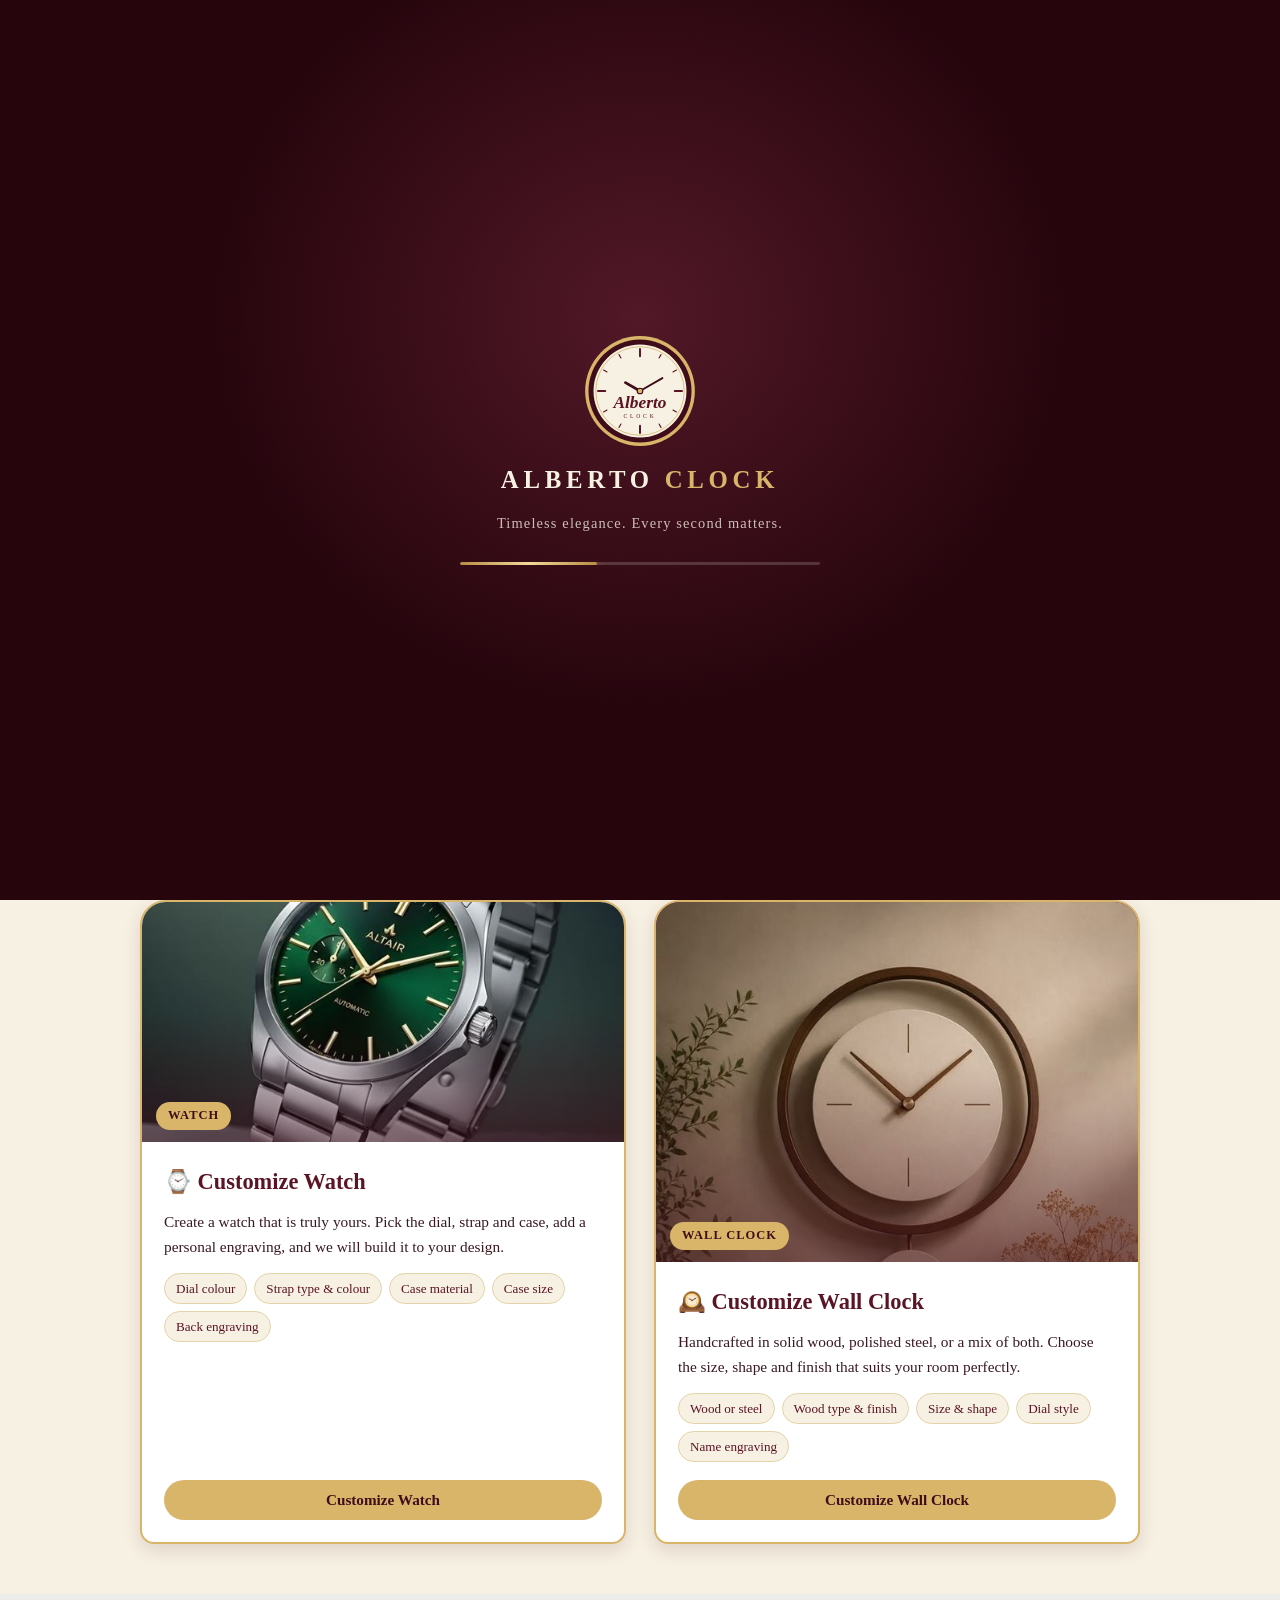
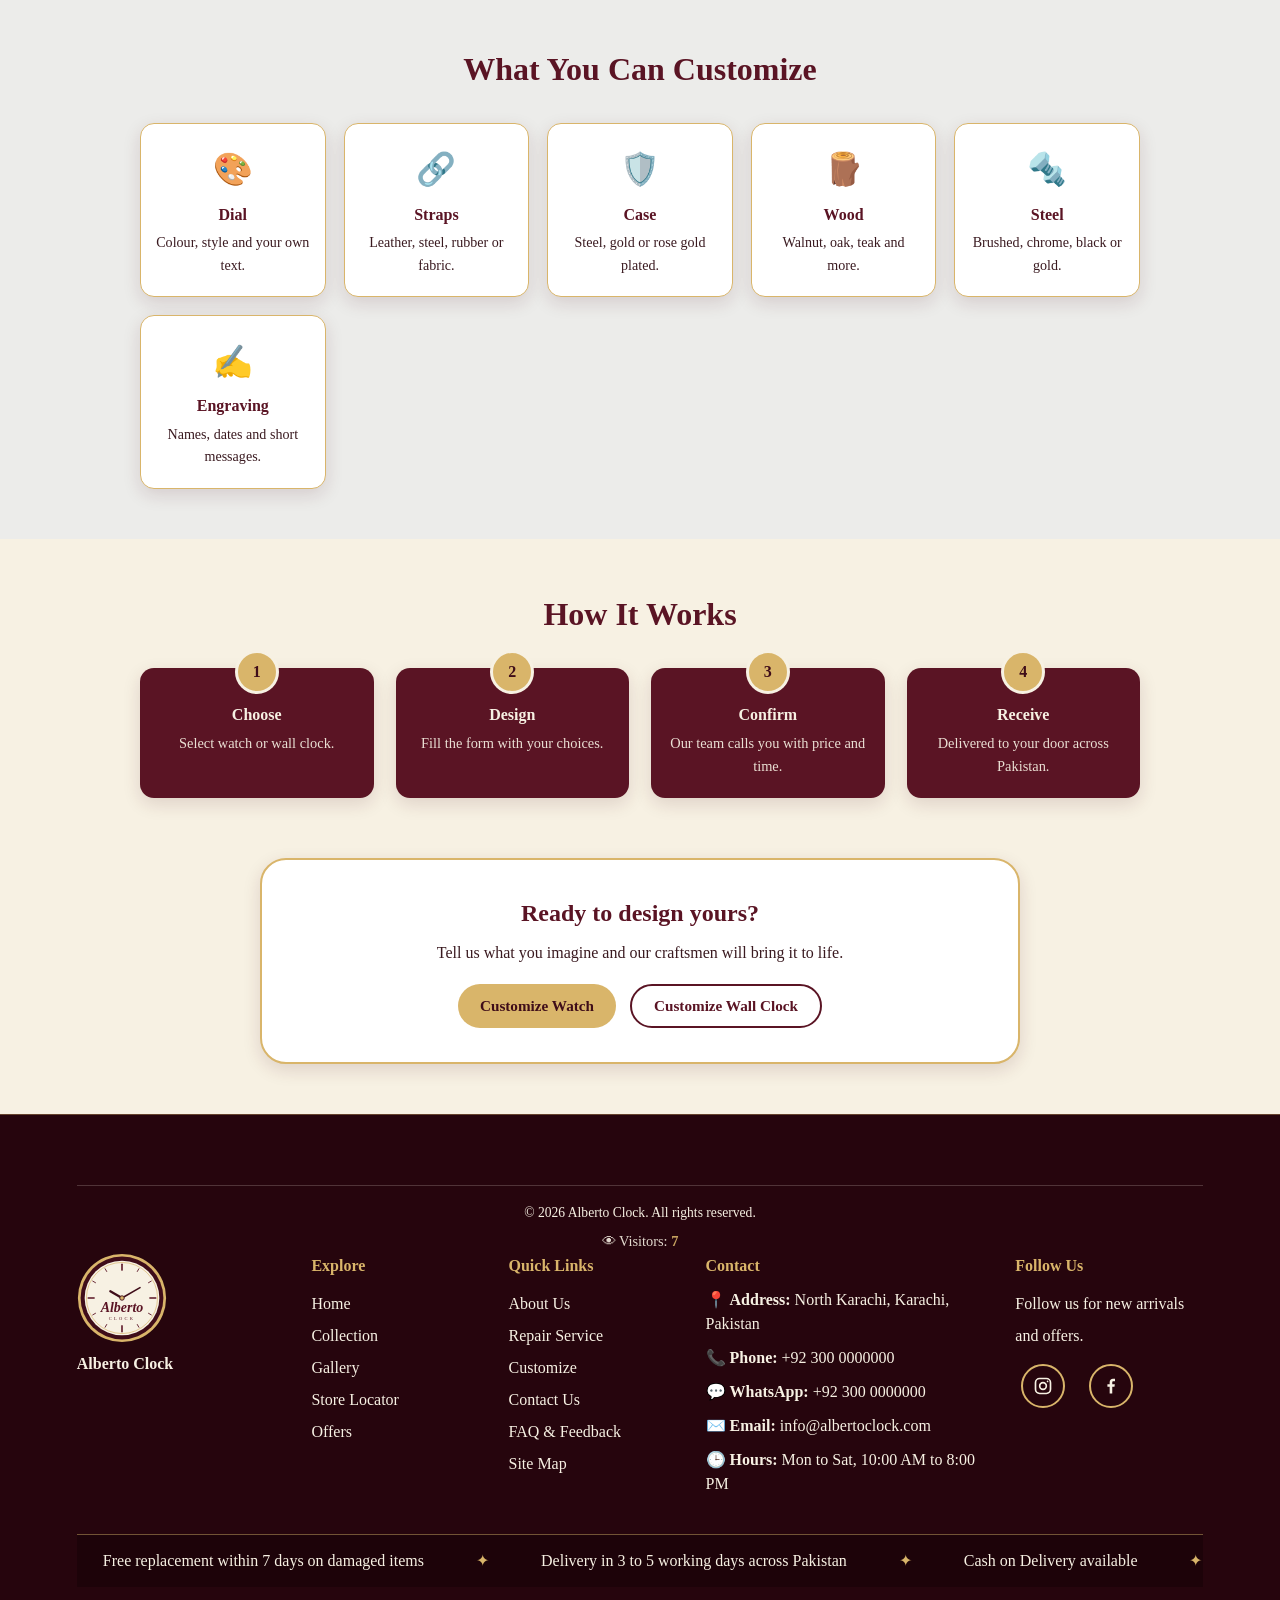
<file: customize.html>
<!DOCTYPE html>
<html lang="en">
<head>
  <meta charset="UTF-8">
  <meta name="viewport" content="width=device-width, initial-scale=1.0, viewport-fit=cover">
  <title>Alberto Clock | Customize</title>
  <link rel="stylesheet" href="css/style.css">
  <script src="js/jquery-3.6.0.min.js"></script>
</head>
<body data-page="customize">

<!-- One-time 5-second branded website preloader -->
<div id="splash" aria-label="Alberto Clock loading">
  <div class="splash-inner">
    <span class="logo-wrap" data-logo></span>
    <div class="splash-brand">ALBERTO <span>CLOCK</span></div>
    <p>Timeless elegance. Every second matters.</p>
    <div class="loading-line" role="progressbar" aria-label="Website loading"></div>
  </div>
</div>

<!-- Header -->
<header class="site-header">
  <div class="header-inner">
    <a href="index.html" class="brand" data-go="home"><span class="logo-wrap" data-logo></span><span>Alberto Clock</span></a>
    <button class="menu-toggle" id="menu-toggle" type="button" aria-label="Open navigation menu" aria-expanded="false"><span></span><span></span><span></span></button>
    <nav class="nav" id="main-nav">
      <a href="index.html" data-go="home" data-nav="home">Home</a>
      <a href="about.html" data-go="about" data-nav="about">About Us</a>
      <a href="collection.html" data-go="collection" data-nav="collection">Collection</a>
      <a href="gallery.html" data-go="gallery" data-nav="gallery">Gallery</a>
      <a href="stores.html" data-go="stores" data-nav="stores">Store Locator</a>
      <a href="offers.html" data-go="offers" data-nav="offers">Offers</a>
      <a href="repair.html" data-go="repair" data-nav="repair">Repair</a>
      <a href="customize.html" data-go="customize" data-nav="customize">Customize</a>
      <a href="faq.html" data-go="faq" data-nav="faq">FAQ &amp; Feedback</a>
      <a href="contact.html" data-go="contact" data-nav="contact">Contact</a>
      <a href="wishlist.html" data-go="wishlist" data-nav="wishlist" class="wishlist-nav" aria-label="Wishlist"><span class="wish-heart" aria-hidden="true">♡</span><span>Wishlist</span><span class="cart-count" id="wish-count">0</span></a>
      <a href="cart.html" data-go="cart" data-nav="cart" aria-label="Cart">🛒 <span class="cart-count" id="cart-count">0</span></a>
    </nav>
  </div>
</header>

<div hidden>
  <video id="hero-video" autoplay muted loop playsinline preload="auto"></video>
</div>

<main>

<!-- ============ CUSTOMIZE ============ -->
<section class="page active" id="page-customize">
  <div class="page-banner"><h1>Customize</h1><p class="slogan">Your style. Your story. Made just for you.</p><p class="sub">Design your own watch or wall clock with Alberto Clock</p></div>

  <section class="section">
    <h2 class="section-title">What Would You Like to Customize?</h2>
    <div class="cz-grid">
      <article class="cz-card reveal">
        <div class="cz-photo"><img data-img="men4" alt="Customize watch" loading="lazy"><span class="cz-tag">Watch</span></div>
        <div class="cz-body">
          <h3>⌚ Customize Watch</h3>
          <p>Create a watch that is truly yours. Pick the dial, strap and case, add a personal engraving, and we will build it to your design.</p>
          <ul class="cz-list"><li>Dial colour</li><li>Strap type &amp; colour</li><li>Case material</li><li>Case size</li><li>Back engraving</li></ul>
          <button type="button" class="btn" data-cz-open="watch">Customize Watch</button>
        </div>
      </article>
      <article class="cz-card reveal">
        <div class="cz-photo cz-photo--wall"><img data-img="wall3" alt="Customize wall clock" loading="lazy"><span class="cz-tag">Wall Clock</span></div>
        <div class="cz-body">
          <h3>🕰️ Customize Wall Clock</h3>
          <p>Handcrafted in solid wood, polished steel, or a mix of both. Choose the size, shape and finish that suits your room perfectly.</p>
          <ul class="cz-list"><li>Wood or steel</li><li>Wood type &amp; finish</li><li>Size &amp; shape</li><li>Dial style</li><li>Name engraving</li></ul>
          <button type="button" class="btn" data-cz-open="wall">Customize Wall Clock</button>
        </div>
      </article>
    </div>
  </section>

  <section class="section" style="background:var(--light-grey)">
    <h2 class="section-title">What You Can Customize</h2>
    <div class="cz-features">
      <div class="cz-feat reveal"><span>🎨</span><h4>Dial</h4><p>Colour, style and your own text.</p></div>
      <div class="cz-feat reveal"><span>🔗</span><h4>Straps</h4><p>Leather, steel, rubber or fabric.</p></div>
      <div class="cz-feat reveal"><span>🛡️</span><h4>Case</h4><p>Steel, gold or rose gold plated.</p></div>
      <div class="cz-feat reveal"><span>🪵</span><h4>Wood</h4><p>Walnut, oak, teak and more.</p></div>
      <div class="cz-feat reveal"><span>🔩</span><h4>Steel</h4><p>Brushed, chrome, black or gold.</p></div>
      <div class="cz-feat reveal"><span>✍️</span><h4>Engraving</h4><p>Names, dates and short messages.</p></div>
    </div>
  </section>

  <section class="section">
    <h2 class="section-title">How It Works</h2>
    <div class="cz-steps">
      <div class="cz-step reveal"><h4>Choose</h4><p>Select watch or wall clock.</p></div>
      <div class="cz-step reveal"><h4>Design</h4><p>Fill the form with your choices.</p></div>
      <div class="cz-step reveal"><h4>Confirm</h4><p>Our team calls you with price and time.</p></div>
      <div class="cz-step reveal"><h4>Receive</h4><p>Delivered to your door across Pakistan.</p></div>
    </div>
  </section>

  <section class="section" style="padding-top:10px">
    <div class="cz-cta reveal">
      <h2>Ready to design yours?</h2>
      <p>Tell us what you imagine and our craftsmen will bring it to life.</p>
      <div class="hero-actions"><button type="button" class="btn" data-cz-open="watch">Customize Watch</button><button type="button" class="btn btn-outline" data-cz-open="wall">Customize Wall Clock</button></div>
    </div>
  </section>
</section>

</main>

<div class="cform-overlay" id="contact-modal"><div class="cform-box"><button class="cform-close" id="close-contact-form" type="button" aria-label="Close">&times;</button><h2>✉️ Send Us a Message</h2><form id="contact-form" novalidate>
          <div class="form-group">
            <label for="ct-name">Full Name</label>
            <input id="ct-name" type="text" placeholder="Enter your full name">
            <span class="error" id="ct-e-name">Please enter your name</span>
            </div>
          <div class="form-group">
            <label for="ct-email">Email Address</label>
            <input id="ct-email" type="email" placeholder="you@example.com">
            <span class="error" id="ct-e-email">Please enter a valid email address</span>
            </div>
          <div class="form-group">
            <label for="ct-phone">Mobile Number</label>
            <input id="ct-phone" type="tel" maxlength="11" placeholder="e.g. 03001234567">
            <span class="error" id="ct-e-phone">Please enter a valid mobile number (e.g. 03001234567)</span>
            </div>
          <div class="form-group">
            <label for="ct-msg">Message</label>
            <textarea id="ct-msg" rows="4" placeholder="How can we help you?">
            </textarea>
            <span class="error" id="ct-e-msg">Please enter a message of at least 5 characters</span>
            </div>
          <button type="submit" class="btn btn-block">Send Message</button>
        </form></div></div>

<!-- ============ CUSTOMIZE POPUPS ============ -->
<div class="cform-overlay cz-modal" id="cz-watch-modal" role="dialog" aria-modal="true" aria-labelledby="cz-w-title"><div class="cform-box">
  <button class="cform-close" type="button" data-cz-close aria-label="Close">&times;</button>
  <h2 id="cz-w-title">⌚ Customize Your Watch</h2>
  <p class="cz-sub">Design it your way. We will call you to confirm price and delivery time.</p>
  <div class="cz-preview" aria-hidden="true">
    <svg id="cz-w-prev" viewBox="0 0 200 200" xmlns="http://www.w3.org/2000/svg" style="--strap:#3b2a20;--case:#d9b56a;--dial:#1c1c1c;--hand:#f7f1e3">
      <rect x="76" y="2" width="48" height="62" rx="12" fill="var(--strap)"/>
      <rect x="76" y="136" width="48" height="62" rx="12" fill="var(--strap)"/>
      <g stroke="rgba(0,0,0,.25)" stroke-width="1.5"><line x1="84" y1="14" x2="116" y2="14"/><line x1="84" y1="26" x2="116" y2="26"/><line x1="84" y1="38" x2="116" y2="38"/><line x1="84" y1="162" x2="116" y2="162"/><line x1="84" y1="174" x2="116" y2="174"/><line x1="84" y1="186" x2="116" y2="186"/></g>
      <circle cx="100" cy="100" r="56" fill="var(--case)"/>
      <circle cx="100" cy="100" r="48" fill="var(--dial)" stroke="rgba(255,255,255,.25)" stroke-width="1.5"/>
      <g stroke="var(--hand)" stroke-width="2.5" stroke-linecap="round"><line x1="100" y1="58" x2="100" y2="66"/><line x1="100" y1="134" x2="100" y2="142"/><line x1="58" y1="100" x2="66" y2="100"/><line x1="134" y1="100" x2="142" y2="100"/></g>
      <line x1="100" y1="100" x2="100" y2="73" stroke="var(--hand)" stroke-width="4" stroke-linecap="round"/>
      <line x1="100" y1="100" x2="124" y2="112" stroke="var(--hand)" stroke-width="3" stroke-linecap="round"/>
      <circle cx="100" cy="100" r="4" fill="var(--case)"/>
      <rect x="156" y="94" width="9" height="12" rx="3" fill="var(--case)"/>
    </svg>
  </div>
  <form id="cz-watch-form" novalidate>
    <div class="cz-sec">1. Watch Style</div>
    <div class="form-group"><span class="cz-lab">Watch for</span>
      <div class="cz-opts">
        <label class="cz-opt"><input type="radio" name="w-for" value="Men" checked><span>Men</span></label>
        <label class="cz-opt"><input type="radio" name="w-for" value="Women"><span>Women</span></label>
        <label class="cz-opt"><input type="radio" name="w-for" value="Unisex"><span>Unisex</span></label>
      </div></div>
    <div class="form-group"><span class="cz-lab">Dial colour</span>
      <div class="cz-sws" data-var="dial">
        <label class="cz-sw"><input type="radio" name="w-dial" value="Black" data-c="#1c1c1c" data-h="#f7f1e3" checked><i style="background:#1c1c1c"></i><em>Black</em></label>
        <label class="cz-sw"><input type="radio" name="w-dial" value="White" data-c="#f7f4ec" data-h="#3f0d19"><i style="background:#f7f4ec"></i><em>White</em></label>
        <label class="cz-sw"><input type="radio" name="w-dial" value="Burgundy" data-c="#5a1424" data-h="#f7f1e3"><i style="background:#5a1424"></i><em>Burgundy</em></label>
        <label class="cz-sw"><input type="radio" name="w-dial" value="Navy Blue" data-c="#1d2f5a" data-h="#f7f1e3"><i style="background:#1d2f5a"></i><em>Navy</em></label>
        <label class="cz-sw"><input type="radio" name="w-dial" value="Emerald Green" data-c="#1f4d3a" data-h="#f7f1e3"><i style="background:#1f4d3a"></i><em>Emerald</em></label>
        <label class="cz-sw"><input type="radio" name="w-dial" value="Champagne" data-c="#e8d5a8" data-h="#3f0d19"><i style="background:#e8d5a8"></i><em>Champagne</em></label>
      </div></div>
    <div class="form-group"><label for="w-dialtext">Text or name on dial <small>(optional)</small></label><input id="w-dialtext" type="text" maxlength="20" placeholder="e.g. your name or brand"></div>

    <div class="cz-sec">2. Case &amp; Strap</div>
    <div class="form-group"><span class="cz-lab">Case material</span>
      <div class="cz-opts" data-var="case">
        <label class="cz-opt"><input type="radio" name="w-case" value="Stainless Steel" data-c="#c4c8cc" checked><span>Stainless Steel</span></label>
        <label class="cz-opt"><input type="radio" name="w-case" value="Gold Plated" data-c="#d9b56a"><span>Gold Plated</span></label>
        <label class="cz-opt"><input type="radio" name="w-case" value="Rose Gold Plated" data-c="#c98b7c"><span>Rose Gold Plated</span></label>
        <label class="cz-opt"><input type="radio" name="w-case" value="Black Steel" data-c="#2b2b2e"><span>Black Steel</span></label>
      </div></div>
    <div class="form-group"><span class="cz-lab">Strap type</span>
      <div class="cz-opts">
        <label class="cz-opt"><input type="radio" name="w-strap" value="Leather" checked><span>Leather</span></label>
        <label class="cz-opt"><input type="radio" name="w-strap" value="Steel Chain"><span>Steel Chain</span></label>
        <label class="cz-opt"><input type="radio" name="w-strap" value="Rubber"><span>Rubber</span></label>
        <label class="cz-opt"><input type="radio" name="w-strap" value="Fabric / NATO"><span>Fabric / NATO</span></label>
      </div></div>
    <div class="form-group"><span class="cz-lab">Strap colour</span>
      <div class="cz-sws" data-var="strap">
        <label class="cz-sw"><input type="radio" name="w-scol" value="Black" data-c="#1c1c1c"><i style="background:#1c1c1c"></i><em>Black</em></label>
        <label class="cz-sw"><input type="radio" name="w-scol" value="Dark Brown" data-c="#3b2a20" checked><i style="background:#3b2a20"></i><em>Dark Brown</em></label>
        <label class="cz-sw"><input type="radio" name="w-scol" value="Tan" data-c="#b07a45"><i style="background:#b07a45"></i><em>Tan</em></label>
        <label class="cz-sw"><input type="radio" name="w-scol" value="Burgundy" data-c="#5a1424"><i style="background:#5a1424"></i><em>Burgundy</em></label>
        <label class="cz-sw"><input type="radio" name="w-scol" value="Navy Blue" data-c="#1d2f5a"><i style="background:#1d2f5a"></i><em>Navy</em></label>
        <label class="cz-sw"><input type="radio" name="w-scol" value="Silver" data-c="#c4c8cc"><i style="background:#c4c8cc"></i><em>Silver</em></label>
        <label class="cz-sw"><input type="radio" name="w-scol" value="Gold" data-c="#d9b56a"><i style="background:#d9b56a"></i><em>Gold</em></label>
        <label class="cz-sw"><input type="radio" name="w-scol" value="Rose Gold" data-c="#c98b7c"><i style="background:#c98b7c"></i><em>Rose Gold</em></label>
      </div></div>
    <div class="cz-row">
      <div class="form-group"><label for="w-size">Case size</label>
        <select id="w-size"><option>28 mm</option><option>32 mm</option><option>36 mm</option><option selected>40 mm</option><option>42 mm</option><option>44 mm</option></select></div>
      <div class="form-group"><label for="w-qty">Quantity</label><input id="w-qty" type="number" min="1" max="100" value="1"></div>
    </div>
    <div class="form-group"><label for="w-engrave">Back engraving <small>(optional)</small></label><input id="w-engrave" type="text" maxlength="30" placeholder="Name, date or short message"></div>

    <div class="cz-sec">3. Your Details</div>
    <div class="cz-row">
      <div class="form-group"><label for="w-name">Full Name</label><input id="w-name" type="text" placeholder="Enter your full name"><span class="error" id="w-e-name">Please enter your name</span></div>
      <div class="form-group"><label for="w-phone">Mobile Number</label><input id="w-phone" type="tel" maxlength="11" placeholder="e.g. 03001234567"><span class="error" id="w-e-phone">Please enter a valid mobile number (e.g. 03001234567)</span></div>
    </div>
    <div class="form-group"><label for="w-address">Address</label><textarea id="w-address" rows="2" placeholder="Your complete delivery address"></textarea><span class="error" id="w-e-address">Please enter your complete address</span></div>
    <div class="form-group"><label for="w-notes">Extra ideas or notes <small>(optional)</small></label><textarea id="w-notes" rows="2" placeholder="Anything else you would like us to know"></textarea></div>
    <button type="submit" class="btn btn-block">Submit Watch Request</button>
    <p class="cz-note">No payment now. We will contact you to confirm the final price.</p>
  </form>
</div></div>

<div class="cform-overlay cz-modal" id="cz-wall-modal" role="dialog" aria-modal="true" aria-labelledby="cz-c-title"><div class="cform-box">
  <button class="cform-close" type="button" data-cz-close aria-label="Close">&times;</button>
  <h2 id="cz-c-title">🕰️ Customize Your Wall Clock</h2>
  <p class="cz-sub">Wood, steel or both. Made to fit your wall and your taste.</p>
  <div class="cz-preview" aria-hidden="true">
    <svg id="cz-c-prev" viewBox="0 0 200 200" xmlns="http://www.w3.org/2000/svg" style="--frame:#5b3a29;--face:#f7f1e3;--ink:#3f0d19;--ring:#d9b56a">
      <defs><pattern id="czgrain" width="8" height="8" patternUnits="userSpaceOnUse"><path d="M0 2 Q4 0 8 2 M0 6 Q4 4 8 6" stroke="rgba(0,0,0,.18)" stroke-width="1" fill="none"/></pattern></defs>
      <circle id="cz-sh-round" cx="100" cy="100" r="94" fill="var(--frame)"/>
      <rect id="cz-sh-square" class="cz-hide" x="8" y="8" width="184" height="184" rx="14" fill="var(--frame)"/>
      <polygon id="cz-sh-oct" class="cz-hide" points="60,6 140,6 194,60 194,140 140,194 60,194 6,140 6,60" fill="var(--frame)"/>
      <g id="cz-grain"><circle cx="100" cy="100" r="94" fill="url(#czgrain)"/></g>
      <circle cx="100" cy="100" r="68" fill="var(--ring)"/>
      <circle cx="100" cy="100" r="65" fill="var(--face)"/>
      <g id="cz-nums" font-family="Georgia,serif" font-size="13" font-weight="bold" fill="var(--ink)" text-anchor="middle">
        <text x="100" y="47">XII</text><text x="154" y="105">III</text><text x="100" y="164">VI</text><text x="46" y="105">IX</text>
      </g>
      <g id="cz-dots" class="cz-hide" fill="var(--ink)"><circle cx="100" cy="42" r="3"/><circle cx="158" cy="100" r="3"/><circle cx="100" cy="158" r="3"/><circle cx="42" cy="100" r="3"/></g>
      <text id="cz-ctext" x="100" y="126" text-anchor="middle" font-family="Georgia,serif" font-style="italic" font-size="9" fill="var(--ink)"></text>
      <line x1="100" y1="100" x2="100" y2="62" stroke="var(--ink)" stroke-width="4" stroke-linecap="round"/>
      <line x1="100" y1="100" x2="128" y2="114" stroke="var(--ink)" stroke-width="3" stroke-linecap="round"/>
      <circle cx="100" cy="100" r="4" fill="var(--ring)" stroke="var(--ink)" stroke-width="1.5"/>
    </svg>
  </div>
  <form id="cz-wall-form" novalidate>
    <div class="cz-sec">1. Material</div>
    <div class="form-group"><div class="cz-tiles" id="c-mat">
      <label class="cz-tile"><input type="radio" name="c-mat" value="Wood" checked><span><b>🪵</b>Wood</span></label>
      <label class="cz-tile"><input type="radio" name="c-mat" value="Steel"><span><b>🔩</b>Steel</span></label>
      <label class="cz-tile"><input type="radio" name="c-mat" value="Wood + Steel"><span><b>✨</b>Wood + Steel</span></label>
    </div></div>
    <div class="form-group" id="c-wood-box"><span class="cz-lab">Wood type</span>
      <div class="cz-sws">
        <label class="cz-sw"><input type="radio" name="c-wood" value="Walnut" data-c="#5b3a29" checked><i style="background:#5b3a29"></i><em>Walnut</em></label>
        <label class="cz-sw"><input type="radio" name="c-wood" value="Oak" data-c="#b98b52"><i style="background:#b98b52"></i><em>Oak</em></label>
        <label class="cz-sw"><input type="radio" name="c-wood" value="Teak" data-c="#8a5a2b"><i style="background:#8a5a2b"></i><em>Teak</em></label>
        <label class="cz-sw"><input type="radio" name="c-wood" value="Mahogany" data-c="#4a1f1a"><i style="background:#4a1f1a"></i><em>Mahogany</em></label>
        <label class="cz-sw"><input type="radio" name="c-wood" value="Ebony Black" data-c="#1f1a17"><i style="background:#1f1a17"></i><em>Ebony</em></label>
      </div></div>
    <div class="form-group cz-hide" id="c-steel-box"><span class="cz-lab">Steel finish</span>
      <div class="cz-sws">
        <label class="cz-sw"><input type="radio" name="c-steel" value="Brushed Silver" data-c="#b9bcc0" checked><i style="background:#b9bcc0"></i><em>Brushed</em></label>
        <label class="cz-sw"><input type="radio" name="c-steel" value="Polished Chrome" data-c="#dfe3e8"><i style="background:#dfe3e8"></i><em>Chrome</em></label>
        <label class="cz-sw"><input type="radio" name="c-steel" value="Black Steel" data-c="#2a2c30"><i style="background:#2a2c30"></i><em>Black</em></label>
        <label class="cz-sw"><input type="radio" name="c-steel" value="Gold Finish" data-c="#d1a954"><i style="background:#d1a954"></i><em>Gold</em></label>
        <label class="cz-sw"><input type="radio" name="c-steel" value="Rose Gold Finish" data-c="#b76e79"><i style="background:#b76e79"></i><em>Rose Gold</em></label>
      </div></div>

    <div class="cz-sec">2. Shape, Size &amp; Dial</div>
    <div class="form-group"><span class="cz-lab">Shape</span>
      <div class="cz-opts">
        <label class="cz-opt"><input type="radio" name="c-shape" value="Round" checked><span>Round</span></label>
        <label class="cz-opt"><input type="radio" name="c-shape" value="Square"><span>Square</span></label>
        <label class="cz-opt"><input type="radio" name="c-shape" value="Octagon"><span>Octagon</span></label>
      </div></div>
    <div class="cz-row">
      <div class="form-group"><label for="c-size">Size (diameter)</label>
        <select id="c-size"><option>12 inch</option><option>16 inch</option><option selected>20 inch</option><option>24 inch</option><option>30 inch</option><option>36 inch</option></select></div>
      <div class="form-group"><label for="c-qty">Quantity</label><input id="c-qty" type="number" min="1" max="100" value="1"></div>
    </div>
    <div class="form-group"><span class="cz-lab">Dial style</span>
      <div class="cz-opts">
        <label class="cz-opt"><input type="radio" name="c-dial" value="Roman Numerals" checked><span>Roman</span></label>
        <label class="cz-opt"><input type="radio" name="c-dial" value="Numeric (1 to 12)"><span>Numeric</span></label>
        <label class="cz-opt"><input type="radio" name="c-dial" value="Minimal (no numbers)"><span>Minimal</span></label>
      </div></div>
    <div class="cz-row">
      <div class="form-group"><span class="cz-lab">Pendulum</span>
        <div class="cz-opts">
          <label class="cz-opt"><input type="radio" name="c-pend" value="Yes"><span>Yes</span></label>
          <label class="cz-opt"><input type="radio" name="c-pend" value="No" checked><span>No</span></label>
        </div></div>
      <div class="form-group"><label for="c-engrave">Name or text <small>(optional)</small></label><input id="c-engrave" type="text" maxlength="24" placeholder="e.g. Khan Family"></div>
    </div>

    <div class="cz-sec">3. Your Details</div>
    <div class="cz-row">
      <div class="form-group"><label for="cz-c-name">Full Name</label><input id="cz-c-name" type="text" placeholder="Enter your full name"><span class="error" id="cz-c-e-name">Please enter your name</span></div>
      <div class="form-group"><label for="cz-c-phone">Mobile Number</label><input id="cz-c-phone" type="tel" maxlength="11" placeholder="e.g. 03001234567"><span class="error" id="cz-c-e-phone">Please enter a valid mobile number (e.g. 03001234567)</span></div>
    </div>
    <div class="form-group"><label for="cz-c-address">Address</label><textarea id="cz-c-address" rows="2" placeholder="Your complete delivery address"></textarea><span class="error" id="cz-c-e-address">Please enter your complete address</span></div>
    <div class="form-group"><label for="c-notes">Extra ideas or notes <small>(optional)</small></label><textarea id="c-notes" rows="2" placeholder="Anything else you would like us to know"></textarea></div>
    <button type="submit" class="btn btn-block">Submit Wall Clock Request</button>
    <p class="cz-note">No payment now. We will contact you to confirm the final price.</p>
  </form>
</div></div>

<div class="popup-overlay" id="cz-popup">
  <div class="popup-box">
    <h3>Request Received!</h3>
    <p>Thank you! Our team will contact you shortly to confirm your custom design.</p>
    <span class="cz-ref" id="cz-ref">ALB-000000</span>
    <p style="font-size:.85rem">Keep this reference number for follow up.</p><br>
    <div class="cz-pop-actions"><a class="btn" id="cz-wa" href="#" target="_blank" rel="noopener">Send on WhatsApp</a><button class="btn btn-outline" id="cz-ok" type="button">OK</button></div>
  </div>
</div>


<!-- Gallery lightbox -->
<div class="lightbox" id="lightbox">
  <button class="close" id="lb-close" aria-label="Close">&times;</button>
  <div class="big-pic" id="lb-pic"></div>
  <div class="big-name" id="lb-name"></div>
</div>


<!-- Footer -->
<footer class="site-footer">
  <div class="footer-ticker" aria-label="Store announcements"><div class="ticker-track"><span>Free replacement within 7 days on damaged items</span><span>Delivery in 3 to 5 working days across Pakistan</span><span>Cash on Delivery available</span><span>Six offers live: BOGO, HALF50, OFF10, OFF20, OFF30 and OFF40</span><span>Repair service for watches and wall clocks</span><span>Free replacement within 7 days on damaged items</span><span>Delivery in 3 to 5 working days across Pakistan</span><span>Cash on Delivery available</span><span>Six offers live: BOGO, HALF50, OFF10, OFF20, OFF30 and OFF40</span><span>Repair service for watches and wall clocks</span></div></div>
  <div class="footer-grid">
    <div class="footer-logo"><span class="logo-wrap" data-logo></span><strong>Alberto Clock</strong></div>
    <div><h4>Explore</h4><ul><li><a href="index.html" data-go="home">Home</a></li><li><a href="collection.html" data-go="collection">Collection</a></li><li><a href="gallery.html" data-go="gallery">Gallery</a></li><li><a href="stores.html" data-go="stores">Store Locator</a></li><li><a href="offers.html" data-go="offers">Offers</a></li></ul></div>
    <div><h4>Quick Links</h4><ul><li><a href="about.html" data-go="about">About Us</a></li><li><a href="repair.html" data-go="repair">Repair Service</a></li><li><a href="customize.html" data-go="customize">Customize</a></li><li><a href="contact.html" data-go="contact">Contact Us</a></li><li><a href="faq.html" data-go="faq">FAQ &amp; Feedback</a></li><li><a href="sitemap.html" data-go="sitemap">Site Map</a></li></ul></div>
    <div>
      <h4>Contact</h4>
      <ul class="contact-list">
        <li>📍 <strong>Address:</strong> North Karachi, Karachi, Pakistan</li>
        <li>📞 <strong>Phone:</strong> <a href="tel:+923000000000">+92 300 0000000</a></li>
        <li>💬 <strong>WhatsApp:</strong> <a href="https://wa.me/923000000000" target="_blank" rel="noopener">+92 300 0000000</a></li>
        <li>✉️ <strong>Email:</strong> <a href="mailto:info@albertoclock.com">info@albertoclock.com</a></li>
        <li>🕒 <strong>Hours:</strong> Mon to Sat, 10:00 AM to 8:00 PM</li>
      </ul>
    </div>
    <div>
      <h4>Follow Us</h4>
      <p>Follow us for new arrivals and offers.</p>
      <p class="social">
        <a href="https://instagram.com/albertoclock" target="_blank" rel="noopener" aria-label="Instagram"><svg viewBox="0 0 24 24" width="22" height="22" fill="none" stroke="currentColor" stroke-width="2" aria-hidden="true"><rect x="3" y="3" width="18" height="18" rx="5"/><circle cx="12" cy="12" r="4"/><circle cx="17.5" cy="6.5" r="1" fill="currentColor" stroke="none"/></svg></a>
        <a href="https://facebook.com/albertoclock" target="_blank" rel="noopener" aria-label="Facebook"><svg viewBox="0 0 24 24" width="22" height="22" fill="currentColor" aria-hidden="true"><path d="M13.5 21v-8h2.7l.4-3.2h-3.1V7.8c0-.9.3-1.5 1.6-1.5h1.7V3.4c-.3 0-1.3-.1-2.4-.1-2.4 0-4 1.5-4 4.1v2.4H7.7V13h2.7v8z"/></svg></a>
      </p>
    </div>
  </div>
  <p class="copyright">&copy; 2026 Alberto Clock. All rights reserved.<br><span class="visitor-count">👁 Visitors: <strong id="visitor-count">…</strong></span></p>
</footer>

<!-- Chat bot -->
<button id="chat-btn">💬 Chat Bot</button>
<div id="chat-box">
  <div id="chat-head">💬 Alberto Clock Assistant</div>
  <div id="chat-log"></div>
  <div id="chat-emojis"><button type="button" aria-label="Emoji 😀">😀</button><button type="button" aria-label="Emoji 😊">😊</button><button type="button" aria-label="Emoji 👍">👍</button><button type="button" aria-label="Emoji 🙏">🙏</button><button type="button" aria-label="Emoji ❤️">❤️</button><button type="button" aria-label="Emoji 🎉">🎉</button><button type="button" aria-label="Emoji ⌚">⌚</button><button type="button" aria-label="Emoji 🛒">🛒</button></div>
  <form id="chat-form">
    <input id="chat-input" type="text" placeholder="Type your question..." autocomplete="off">
    <button class="btn btn-small" type="submit">Send</button>
    </form>
</div>

<!-- Contact popup -->
<div class="popup-overlay" id="contact-popup">
  <div class="popup-box">
    <h3>Thank You!</h3>
    <p>We have received your message and will get back to you shortly.</p><br>
    <button class="btn" id="contact-ok">OK</button>
  </div>
</div>

<!-- Repair popup -->
<div class="popup-overlay" id="repair-popup">
  <div class="popup-box">
    <h3>Request Received!</h3>
    <p>Your repair request has been received. Our team will contact you shortly.</p><br>
    <button class="btn" id="repair-ok">OK</button>
  </div>
</div>

<script src="js/media.js"></script>
<script src="js/main.js"></script>
<script src="js/customize.js"></script>
</body>
</html>
</file>
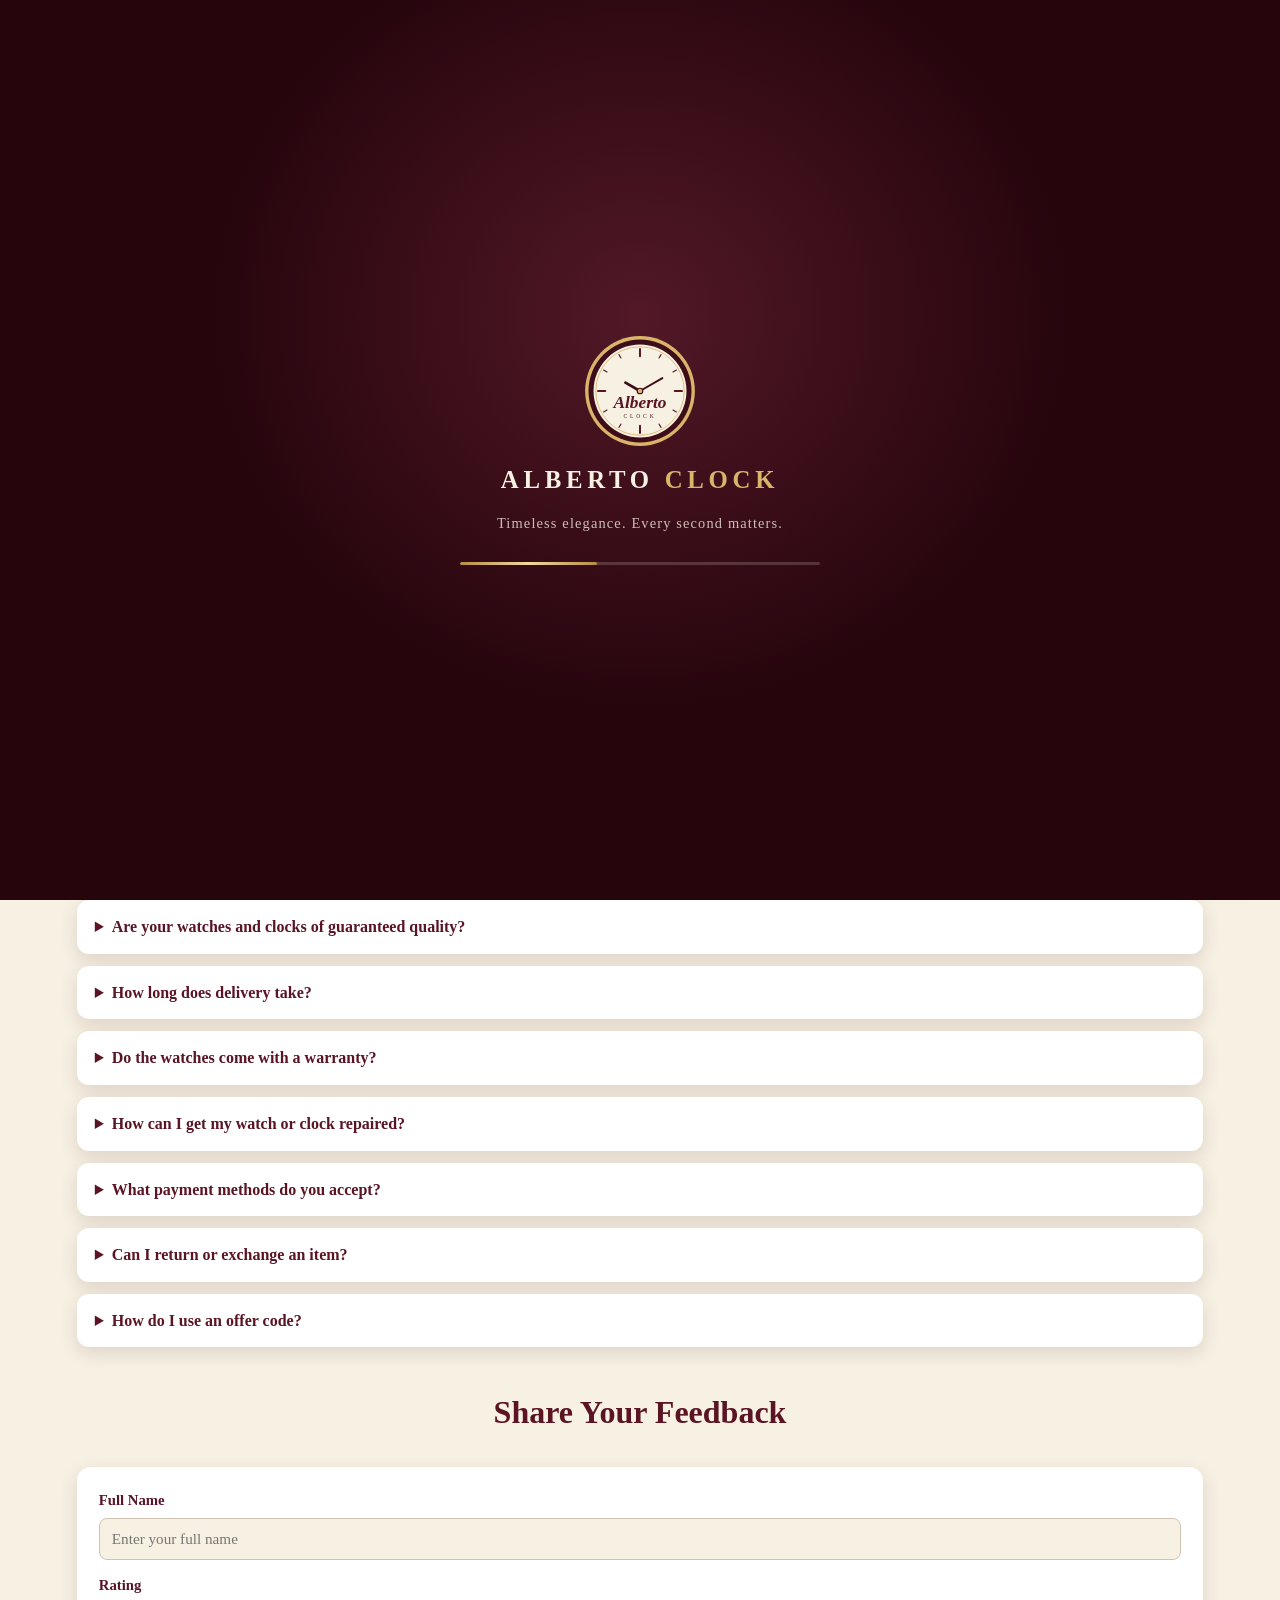
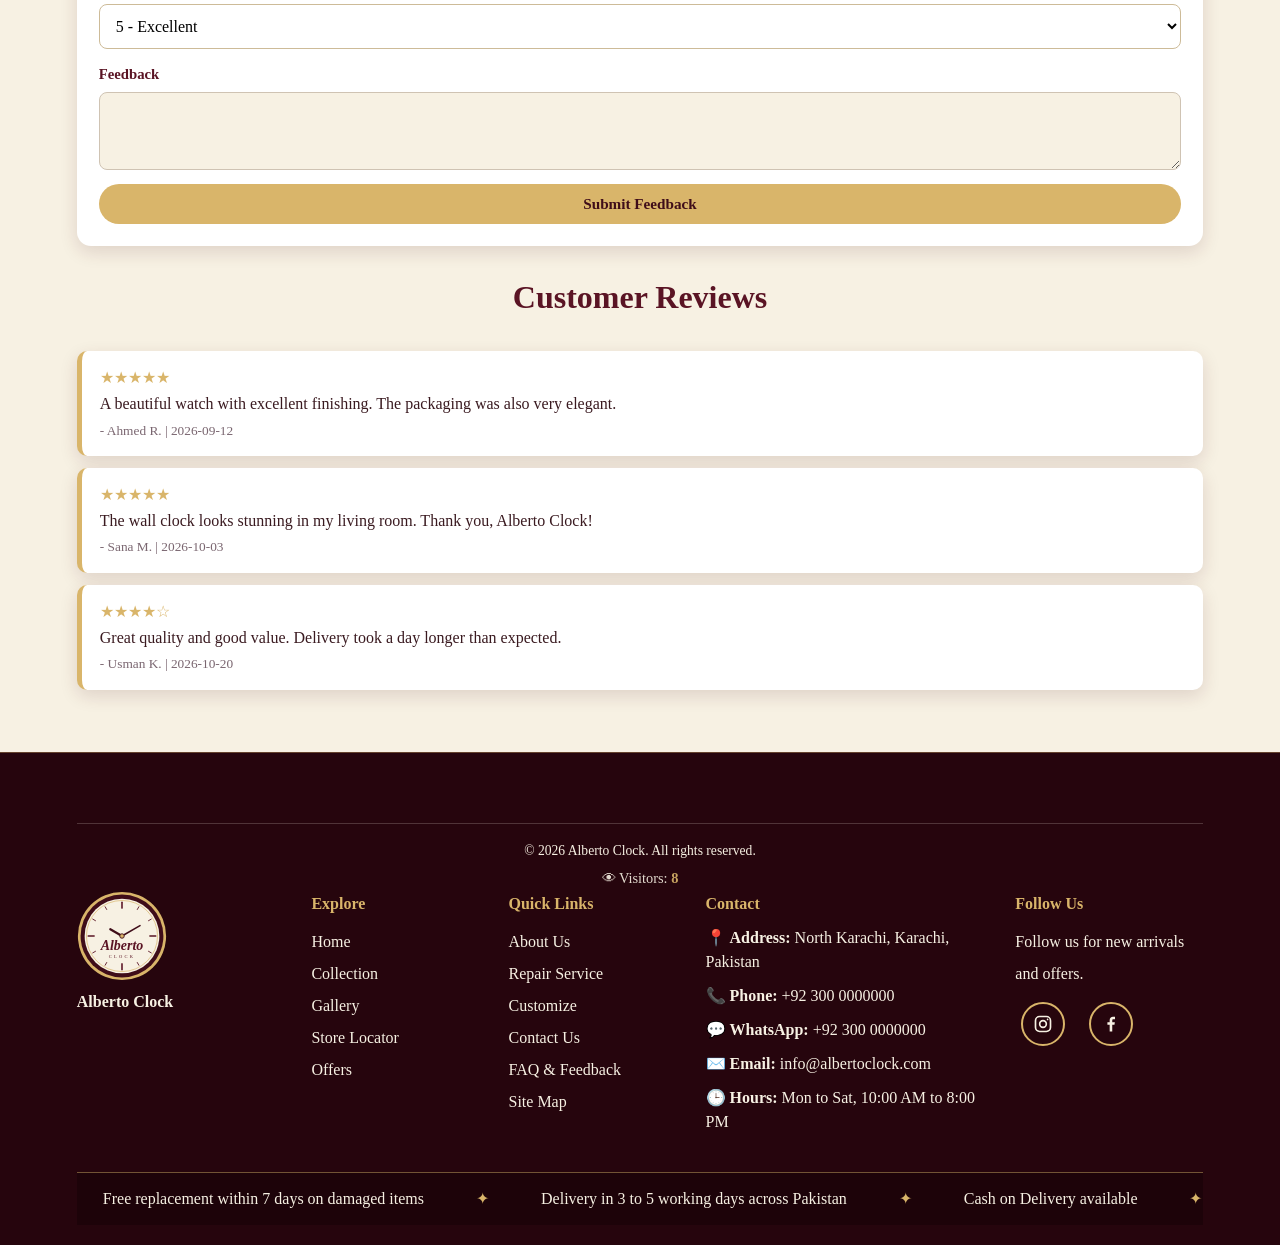
<file: faq.html>
<!DOCTYPE html>
<html lang="en">
<head>
  <meta charset="UTF-8">
  <meta name="viewport" content="width=device-width, initial-scale=1.0, viewport-fit=cover">
  <title>Alberto Clock | FAQ & Feedback</title>
  <link rel="stylesheet" href="css/style.css">
  <script src="js/jquery-3.6.0.min.js"></script>
</head>
<body data-page="faq">

<!-- One-time 5-second branded website preloader -->
<div id="splash" aria-label="Alberto Clock loading">
  <div class="splash-inner">
    <span class="logo-wrap" data-logo></span>
    <div class="splash-brand">ALBERTO <span>CLOCK</span></div>
    <p>Timeless elegance. Every second matters.</p>
    <div class="loading-line" role="progressbar" aria-label="Website loading"></div>
  </div>
</div>

<!-- Header -->
<header class="site-header">
  <div class="header-inner">
    <a href="index.html" class="brand" data-go="home"><span class="logo-wrap" data-logo></span><span>Alberto Clock</span></a>
    <button class="menu-toggle" id="menu-toggle" type="button" aria-label="Open navigation menu" aria-expanded="false"><span></span><span></span><span></span></button>
    <nav class="nav" id="main-nav">
      <a href="index.html" data-go="home" data-nav="home">Home</a>
      <a href="about.html" data-go="about" data-nav="about">About Us</a>
      <a href="collection.html" data-go="collection" data-nav="collection">Collection</a>
      <a href="gallery.html" data-go="gallery" data-nav="gallery">Gallery</a>
      <a href="stores.html" data-go="stores" data-nav="stores">Store Locator</a>
      <a href="offers.html" data-go="offers" data-nav="offers">Offers</a>
      <a href="repair.html" data-go="repair" data-nav="repair">Repair</a>
      <a href="customize.html" data-go="customize" data-nav="customize">Customize</a>
      <a href="faq.html" data-go="faq" data-nav="faq">FAQ &amp; Feedback</a>
      <a href="contact.html" data-go="contact" data-nav="contact">Contact</a>
      <a href="wishlist.html" data-go="wishlist" data-nav="wishlist" class="wishlist-nav" aria-label="Wishlist"><span class="wish-heart" aria-hidden="true">♡</span><span>Wishlist</span><span class="cart-count" id="wish-count">0</span></a>
      <a href="cart.html" data-go="cart" data-nav="cart" aria-label="Cart">🛒 <span class="cart-count" id="cart-count">0</span></a>
    </nav>
  </div>
</header>

<div hidden>
  <video id="hero-video" autoplay muted loop playsinline preload="auto"></video>
</div>

<main>

<!-- ============ FAQ & FEEDBACK ============ -->
<section class="page active" id="page-faq">
  <div class="page-banner"><h1>FAQ &amp; Feedback</h1><p class="slogan">Your experience matters. We are always here to help.</p></div>
  <section class="section">
    <h2 class="section-title">Frequently Asked Questions</h2>
    <details>
      <summary>Are your watches and clocks of guaranteed quality?</summary>
      <p>Yes. Every piece is carefully inspected before it is dispatched to you.</p>
      </details>
    <details>
      <summary>How long does delivery take?</summary>
      <p>Orders are usually delivered within 3 to 5 working days anywhere in Pakistan.</p>
      </details>
    <details>
      <summary>Do the watches come with a warranty?</summary>
      <p>Yes. Warranty terms depend on the product, and the details are shared with your order.</p>
      </details>
    <details>
      <summary>How can I get my watch or clock repaired?</summary>
      <p>Visit our Repair Service page and submit the form. Our team will contact you to arrange the repair.</p>
      </details>
    <details>
      <summary>What payment methods do you accept?</summary>
      <p>We currently accept Cash on Delivery. You pay when your order arrives at your door.</p>
      </details>
    <details>
      <summary>Can I return or exchange an item?</summary>
      <p>If you receive a damaged or incorrect item, we will replace it free of charge when you contact us within 7 days of delivery.</p>
      </details>
    <details>
      <summary>How do I use an offer code?</summary>
      <p>Claim an offer on the Offers page, then enter its code in your cart and select Apply.</p>
      </details>

    <h2 class="section-title" style="margin-top:40px">Share Your Feedback</h2>
    <div class="form-box" style="margin-bottom:26px">
      <form id="feedback-form" novalidate>
        <div class="form-group">
          <label for="fb-name">Full Name</label>
          <input id="fb-name" type="text" placeholder="Enter your full name">
          <span class="error" id="fb-e-name">Please enter your name</span>
          </div>
        <div class="form-group"><label for="fb-rating">Rating</label>
          <select id="fb-rating">
            <option value="5">5 - Excellent</option>
            <option value="4">4 - Very Good</option>
            <option value="3">3 - Good</option>
            <option value="2">2 - Fair</option>
            <option value="1">1 - Poor</option>
            </select>
        </div>
        <div class="form-group">
          <label for="fb-msg">Feedback</label>
          <textarea id="fb-msg" rows="3" placeholder="Tell us about your experience">
          </textarea>
          <span class="error" id="fb-e-msg">Please enter feedback of at least 5 characters</span>
          </div>
        <button type="submit" class="btn btn-block">Submit Feedback</button>
      </form>
    </div>
    <h2 class="section-title">Customer Reviews</h2>
    <div id="reviews"></div>
  </section>
</section>

</main>

<div class="cform-overlay" id="contact-modal"><div class="cform-box"><button class="cform-close" id="close-contact-form" type="button" aria-label="Close">&times;</button><h2>✉️ Send Us a Message</h2><form id="contact-form" novalidate>
          <div class="form-group">
            <label for="ct-name">Full Name</label>
            <input id="ct-name" type="text" placeholder="Enter your full name">
            <span class="error" id="ct-e-name">Please enter your name</span>
            </div>
          <div class="form-group">
            <label for="ct-email">Email Address</label>
            <input id="ct-email" type="email" placeholder="you@example.com">
            <span class="error" id="ct-e-email">Please enter a valid email address</span>
            </div>
          <div class="form-group">
            <label for="ct-phone">Mobile Number</label>
            <input id="ct-phone" type="tel" maxlength="11" placeholder="e.g. 03001234567">
            <span class="error" id="ct-e-phone">Please enter a valid mobile number (e.g. 03001234567)</span>
            </div>
          <div class="form-group">
            <label for="ct-msg">Message</label>
            <textarea id="ct-msg" rows="4" placeholder="How can we help you?">
            </textarea>
            <span class="error" id="ct-e-msg">Please enter a message of at least 5 characters</span>
            </div>
          <button type="submit" class="btn btn-block">Send Message</button>
        </form></div></div>

<!-- ============ CUSTOMIZE POPUPS ============ -->
<div class="cform-overlay cz-modal" id="cz-watch-modal" role="dialog" aria-modal="true" aria-labelledby="cz-w-title"><div class="cform-box">
  <button class="cform-close" type="button" data-cz-close aria-label="Close">&times;</button>
  <h2 id="cz-w-title">⌚ Customize Your Watch</h2>
  <p class="cz-sub">Design it your way. We will call you to confirm price and delivery time.</p>
  <div class="cz-preview" aria-hidden="true">
    <svg id="cz-w-prev" viewBox="0 0 200 200" xmlns="http://www.w3.org/2000/svg" style="--strap:#3b2a20;--case:#d9b56a;--dial:#1c1c1c;--hand:#f7f1e3">
      <rect x="76" y="2" width="48" height="62" rx="12" fill="var(--strap)"/>
      <rect x="76" y="136" width="48" height="62" rx="12" fill="var(--strap)"/>
      <g stroke="rgba(0,0,0,.25)" stroke-width="1.5"><line x1="84" y1="14" x2="116" y2="14"/><line x1="84" y1="26" x2="116" y2="26"/><line x1="84" y1="38" x2="116" y2="38"/><line x1="84" y1="162" x2="116" y2="162"/><line x1="84" y1="174" x2="116" y2="174"/><line x1="84" y1="186" x2="116" y2="186"/></g>
      <circle cx="100" cy="100" r="56" fill="var(--case)"/>
      <circle cx="100" cy="100" r="48" fill="var(--dial)" stroke="rgba(255,255,255,.25)" stroke-width="1.5"/>
      <g stroke="var(--hand)" stroke-width="2.5" stroke-linecap="round"><line x1="100" y1="58" x2="100" y2="66"/><line x1="100" y1="134" x2="100" y2="142"/><line x1="58" y1="100" x2="66" y2="100"/><line x1="134" y1="100" x2="142" y2="100"/></g>
      <line x1="100" y1="100" x2="100" y2="73" stroke="var(--hand)" stroke-width="4" stroke-linecap="round"/>
      <line x1="100" y1="100" x2="124" y2="112" stroke="var(--hand)" stroke-width="3" stroke-linecap="round"/>
      <circle cx="100" cy="100" r="4" fill="var(--case)"/>
      <rect x="156" y="94" width="9" height="12" rx="3" fill="var(--case)"/>
    </svg>
  </div>
  <form id="cz-watch-form" novalidate>
    <div class="cz-sec">1. Watch Style</div>
    <div class="form-group"><span class="cz-lab">Watch for</span>
      <div class="cz-opts">
        <label class="cz-opt"><input type="radio" name="w-for" value="Men" checked><span>Men</span></label>
        <label class="cz-opt"><input type="radio" name="w-for" value="Women"><span>Women</span></label>
        <label class="cz-opt"><input type="radio" name="w-for" value="Unisex"><span>Unisex</span></label>
      </div></div>
    <div class="form-group"><span class="cz-lab">Dial colour</span>
      <div class="cz-sws" data-var="dial">
        <label class="cz-sw"><input type="radio" name="w-dial" value="Black" data-c="#1c1c1c" data-h="#f7f1e3" checked><i style="background:#1c1c1c"></i><em>Black</em></label>
        <label class="cz-sw"><input type="radio" name="w-dial" value="White" data-c="#f7f4ec" data-h="#3f0d19"><i style="background:#f7f4ec"></i><em>White</em></label>
        <label class="cz-sw"><input type="radio" name="w-dial" value="Burgundy" data-c="#5a1424" data-h="#f7f1e3"><i style="background:#5a1424"></i><em>Burgundy</em></label>
        <label class="cz-sw"><input type="radio" name="w-dial" value="Navy Blue" data-c="#1d2f5a" data-h="#f7f1e3"><i style="background:#1d2f5a"></i><em>Navy</em></label>
        <label class="cz-sw"><input type="radio" name="w-dial" value="Emerald Green" data-c="#1f4d3a" data-h="#f7f1e3"><i style="background:#1f4d3a"></i><em>Emerald</em></label>
        <label class="cz-sw"><input type="radio" name="w-dial" value="Champagne" data-c="#e8d5a8" data-h="#3f0d19"><i style="background:#e8d5a8"></i><em>Champagne</em></label>
      </div></div>
    <div class="form-group"><label for="w-dialtext">Text or name on dial <small>(optional)</small></label><input id="w-dialtext" type="text" maxlength="20" placeholder="e.g. your name or brand"></div>

    <div class="cz-sec">2. Case &amp; Strap</div>
    <div class="form-group"><span class="cz-lab">Case material</span>
      <div class="cz-opts" data-var="case">
        <label class="cz-opt"><input type="radio" name="w-case" value="Stainless Steel" data-c="#c4c8cc" checked><span>Stainless Steel</span></label>
        <label class="cz-opt"><input type="radio" name="w-case" value="Gold Plated" data-c="#d9b56a"><span>Gold Plated</span></label>
        <label class="cz-opt"><input type="radio" name="w-case" value="Rose Gold Plated" data-c="#c98b7c"><span>Rose Gold Plated</span></label>
        <label class="cz-opt"><input type="radio" name="w-case" value="Black Steel" data-c="#2b2b2e"><span>Black Steel</span></label>
      </div></div>
    <div class="form-group"><span class="cz-lab">Strap type</span>
      <div class="cz-opts">
        <label class="cz-opt"><input type="radio" name="w-strap" value="Leather" checked><span>Leather</span></label>
        <label class="cz-opt"><input type="radio" name="w-strap" value="Steel Chain"><span>Steel Chain</span></label>
        <label class="cz-opt"><input type="radio" name="w-strap" value="Rubber"><span>Rubber</span></label>
        <label class="cz-opt"><input type="radio" name="w-strap" value="Fabric / NATO"><span>Fabric / NATO</span></label>
      </div></div>
    <div class="form-group"><span class="cz-lab">Strap colour</span>
      <div class="cz-sws" data-var="strap">
        <label class="cz-sw"><input type="radio" name="w-scol" value="Black" data-c="#1c1c1c"><i style="background:#1c1c1c"></i><em>Black</em></label>
        <label class="cz-sw"><input type="radio" name="w-scol" value="Dark Brown" data-c="#3b2a20" checked><i style="background:#3b2a20"></i><em>Dark Brown</em></label>
        <label class="cz-sw"><input type="radio" name="w-scol" value="Tan" data-c="#b07a45"><i style="background:#b07a45"></i><em>Tan</em></label>
        <label class="cz-sw"><input type="radio" name="w-scol" value="Burgundy" data-c="#5a1424"><i style="background:#5a1424"></i><em>Burgundy</em></label>
        <label class="cz-sw"><input type="radio" name="w-scol" value="Navy Blue" data-c="#1d2f5a"><i style="background:#1d2f5a"></i><em>Navy</em></label>
        <label class="cz-sw"><input type="radio" name="w-scol" value="Silver" data-c="#c4c8cc"><i style="background:#c4c8cc"></i><em>Silver</em></label>
        <label class="cz-sw"><input type="radio" name="w-scol" value="Gold" data-c="#d9b56a"><i style="background:#d9b56a"></i><em>Gold</em></label>
        <label class="cz-sw"><input type="radio" name="w-scol" value="Rose Gold" data-c="#c98b7c"><i style="background:#c98b7c"></i><em>Rose Gold</em></label>
      </div></div>
    <div class="cz-row">
      <div class="form-group"><label for="w-size">Case size</label>
        <select id="w-size"><option>28 mm</option><option>32 mm</option><option>36 mm</option><option selected>40 mm</option><option>42 mm</option><option>44 mm</option></select></div>
      <div class="form-group"><label for="w-qty">Quantity</label><input id="w-qty" type="number" min="1" max="100" value="1"></div>
    </div>
    <div class="form-group"><label for="w-engrave">Back engraving <small>(optional)</small></label><input id="w-engrave" type="text" maxlength="30" placeholder="Name, date or short message"></div>

    <div class="cz-sec">3. Your Details</div>
    <div class="cz-row">
      <div class="form-group"><label for="w-name">Full Name</label><input id="w-name" type="text" placeholder="Enter your full name"><span class="error" id="w-e-name">Please enter your name</span></div>
      <div class="form-group"><label for="w-phone">Mobile Number</label><input id="w-phone" type="tel" maxlength="11" placeholder="e.g. 03001234567"><span class="error" id="w-e-phone">Please enter a valid mobile number (e.g. 03001234567)</span></div>
    </div>
    <div class="form-group"><label for="w-address">Address</label><textarea id="w-address" rows="2" placeholder="Your complete delivery address"></textarea><span class="error" id="w-e-address">Please enter your complete address</span></div>
    <div class="form-group"><label for="w-notes">Extra ideas or notes <small>(optional)</small></label><textarea id="w-notes" rows="2" placeholder="Anything else you would like us to know"></textarea></div>
    <button type="submit" class="btn btn-block">Submit Watch Request</button>
    <p class="cz-note">No payment now. We will contact you to confirm the final price.</p>
  </form>
</div></div>

<div class="cform-overlay cz-modal" id="cz-wall-modal" role="dialog" aria-modal="true" aria-labelledby="cz-c-title"><div class="cform-box">
  <button class="cform-close" type="button" data-cz-close aria-label="Close">&times;</button>
  <h2 id="cz-c-title">🕰️ Customize Your Wall Clock</h2>
  <p class="cz-sub">Wood, steel or both. Made to fit your wall and your taste.</p>
  <div class="cz-preview" aria-hidden="true">
    <svg id="cz-c-prev" viewBox="0 0 200 200" xmlns="http://www.w3.org/2000/svg" style="--frame:#5b3a29;--face:#f7f1e3;--ink:#3f0d19;--ring:#d9b56a">
      <defs><pattern id="czgrain" width="8" height="8" patternUnits="userSpaceOnUse"><path d="M0 2 Q4 0 8 2 M0 6 Q4 4 8 6" stroke="rgba(0,0,0,.18)" stroke-width="1" fill="none"/></pattern></defs>
      <circle id="cz-sh-round" cx="100" cy="100" r="94" fill="var(--frame)"/>
      <rect id="cz-sh-square" class="cz-hide" x="8" y="8" width="184" height="184" rx="14" fill="var(--frame)"/>
      <polygon id="cz-sh-oct" class="cz-hide" points="60,6 140,6 194,60 194,140 140,194 60,194 6,140 6,60" fill="var(--frame)"/>
      <g id="cz-grain"><circle cx="100" cy="100" r="94" fill="url(#czgrain)"/></g>
      <circle cx="100" cy="100" r="68" fill="var(--ring)"/>
      <circle cx="100" cy="100" r="65" fill="var(--face)"/>
      <g id="cz-nums" font-family="Georgia,serif" font-size="13" font-weight="bold" fill="var(--ink)" text-anchor="middle">
        <text x="100" y="47">XII</text><text x="154" y="105">III</text><text x="100" y="164">VI</text><text x="46" y="105">IX</text>
      </g>
      <g id="cz-dots" class="cz-hide" fill="var(--ink)"><circle cx="100" cy="42" r="3"/><circle cx="158" cy="100" r="3"/><circle cx="100" cy="158" r="3"/><circle cx="42" cy="100" r="3"/></g>
      <text id="cz-ctext" x="100" y="126" text-anchor="middle" font-family="Georgia,serif" font-style="italic" font-size="9" fill="var(--ink)"></text>
      <line x1="100" y1="100" x2="100" y2="62" stroke="var(--ink)" stroke-width="4" stroke-linecap="round"/>
      <line x1="100" y1="100" x2="128" y2="114" stroke="var(--ink)" stroke-width="3" stroke-linecap="round"/>
      <circle cx="100" cy="100" r="4" fill="var(--ring)" stroke="var(--ink)" stroke-width="1.5"/>
    </svg>
  </div>
  <form id="cz-wall-form" novalidate>
    <div class="cz-sec">1. Material</div>
    <div class="form-group"><div class="cz-tiles" id="c-mat">
      <label class="cz-tile"><input type="radio" name="c-mat" value="Wood" checked><span><b>🪵</b>Wood</span></label>
      <label class="cz-tile"><input type="radio" name="c-mat" value="Steel"><span><b>🔩</b>Steel</span></label>
      <label class="cz-tile"><input type="radio" name="c-mat" value="Wood + Steel"><span><b>✨</b>Wood + Steel</span></label>
    </div></div>
    <div class="form-group" id="c-wood-box"><span class="cz-lab">Wood type</span>
      <div class="cz-sws">
        <label class="cz-sw"><input type="radio" name="c-wood" value="Walnut" data-c="#5b3a29" checked><i style="background:#5b3a29"></i><em>Walnut</em></label>
        <label class="cz-sw"><input type="radio" name="c-wood" value="Oak" data-c="#b98b52"><i style="background:#b98b52"></i><em>Oak</em></label>
        <label class="cz-sw"><input type="radio" name="c-wood" value="Teak" data-c="#8a5a2b"><i style="background:#8a5a2b"></i><em>Teak</em></label>
        <label class="cz-sw"><input type="radio" name="c-wood" value="Mahogany" data-c="#4a1f1a"><i style="background:#4a1f1a"></i><em>Mahogany</em></label>
        <label class="cz-sw"><input type="radio" name="c-wood" value="Ebony Black" data-c="#1f1a17"><i style="background:#1f1a17"></i><em>Ebony</em></label>
      </div></div>
    <div class="form-group cz-hide" id="c-steel-box"><span class="cz-lab">Steel finish</span>
      <div class="cz-sws">
        <label class="cz-sw"><input type="radio" name="c-steel" value="Brushed Silver" data-c="#b9bcc0" checked><i style="background:#b9bcc0"></i><em>Brushed</em></label>
        <label class="cz-sw"><input type="radio" name="c-steel" value="Polished Chrome" data-c="#dfe3e8"><i style="background:#dfe3e8"></i><em>Chrome</em></label>
        <label class="cz-sw"><input type="radio" name="c-steel" value="Black Steel" data-c="#2a2c30"><i style="background:#2a2c30"></i><em>Black</em></label>
        <label class="cz-sw"><input type="radio" name="c-steel" value="Gold Finish" data-c="#d1a954"><i style="background:#d1a954"></i><em>Gold</em></label>
        <label class="cz-sw"><input type="radio" name="c-steel" value="Rose Gold Finish" data-c="#b76e79"><i style="background:#b76e79"></i><em>Rose Gold</em></label>
      </div></div>

    <div class="cz-sec">2. Shape, Size &amp; Dial</div>
    <div class="form-group"><span class="cz-lab">Shape</span>
      <div class="cz-opts">
        <label class="cz-opt"><input type="radio" name="c-shape" value="Round" checked><span>Round</span></label>
        <label class="cz-opt"><input type="radio" name="c-shape" value="Square"><span>Square</span></label>
        <label class="cz-opt"><input type="radio" name="c-shape" value="Octagon"><span>Octagon</span></label>
      </div></div>
    <div class="cz-row">
      <div class="form-group"><label for="c-size">Size (diameter)</label>
        <select id="c-size"><option>12 inch</option><option>16 inch</option><option selected>20 inch</option><option>24 inch</option><option>30 inch</option><option>36 inch</option></select></div>
      <div class="form-group"><label for="c-qty">Quantity</label><input id="c-qty" type="number" min="1" max="100" value="1"></div>
    </div>
    <div class="form-group"><span class="cz-lab">Dial style</span>
      <div class="cz-opts">
        <label class="cz-opt"><input type="radio" name="c-dial" value="Roman Numerals" checked><span>Roman</span></label>
        <label class="cz-opt"><input type="radio" name="c-dial" value="Numeric (1 to 12)"><span>Numeric</span></label>
        <label class="cz-opt"><input type="radio" name="c-dial" value="Minimal (no numbers)"><span>Minimal</span></label>
      </div></div>
    <div class="cz-row">
      <div class="form-group"><span class="cz-lab">Pendulum</span>
        <div class="cz-opts">
          <label class="cz-opt"><input type="radio" name="c-pend" value="Yes"><span>Yes</span></label>
          <label class="cz-opt"><input type="radio" name="c-pend" value="No" checked><span>No</span></label>
        </div></div>
      <div class="form-group"><label for="c-engrave">Name or text <small>(optional)</small></label><input id="c-engrave" type="text" maxlength="24" placeholder="e.g. Khan Family"></div>
    </div>

    <div class="cz-sec">3. Your Details</div>
    <div class="cz-row">
      <div class="form-group"><label for="cz-c-name">Full Name</label><input id="cz-c-name" type="text" placeholder="Enter your full name"><span class="error" id="cz-c-e-name">Please enter your name</span></div>
      <div class="form-group"><label for="cz-c-phone">Mobile Number</label><input id="cz-c-phone" type="tel" maxlength="11" placeholder="e.g. 03001234567"><span class="error" id="cz-c-e-phone">Please enter a valid mobile number (e.g. 03001234567)</span></div>
    </div>
    <div class="form-group"><label for="cz-c-address">Address</label><textarea id="cz-c-address" rows="2" placeholder="Your complete delivery address"></textarea><span class="error" id="cz-c-e-address">Please enter your complete address</span></div>
    <div class="form-group"><label for="c-notes">Extra ideas or notes <small>(optional)</small></label><textarea id="c-notes" rows="2" placeholder="Anything else you would like us to know"></textarea></div>
    <button type="submit" class="btn btn-block">Submit Wall Clock Request</button>
    <p class="cz-note">No payment now. We will contact you to confirm the final price.</p>
  </form>
</div></div>

<div class="popup-overlay" id="cz-popup">
  <div class="popup-box">
    <h3>Request Received!</h3>
    <p>Thank you! Our team will contact you shortly to confirm your custom design.</p>
    <span class="cz-ref" id="cz-ref">ALB-000000</span>
    <p style="font-size:.85rem">Keep this reference number for follow up.</p><br>
    <div class="cz-pop-actions"><a class="btn" id="cz-wa" href="#" target="_blank" rel="noopener">Send on WhatsApp</a><button class="btn btn-outline" id="cz-ok" type="button">OK</button></div>
  </div>
</div>


<!-- Gallery lightbox -->
<div class="lightbox" id="lightbox">
  <button class="close" id="lb-close" aria-label="Close">&times;</button>
  <div class="big-pic" id="lb-pic"></div>
  <div class="big-name" id="lb-name"></div>
</div>


<!-- Footer -->
<footer class="site-footer">
  <div class="footer-ticker" aria-label="Store announcements"><div class="ticker-track"><span>Free replacement within 7 days on damaged items</span><span>Delivery in 3 to 5 working days across Pakistan</span><span>Cash on Delivery available</span><span>Six offers live: BOGO, HALF50, OFF10, OFF20, OFF30 and OFF40</span><span>Repair service for watches and wall clocks</span><span>Free replacement within 7 days on damaged items</span><span>Delivery in 3 to 5 working days across Pakistan</span><span>Cash on Delivery available</span><span>Six offers live: BOGO, HALF50, OFF10, OFF20, OFF30 and OFF40</span><span>Repair service for watches and wall clocks</span></div></div>
  <div class="footer-grid">
    <div class="footer-logo"><span class="logo-wrap" data-logo></span><strong>Alberto Clock</strong></div>
    <div><h4>Explore</h4><ul><li><a href="index.html" data-go="home">Home</a></li><li><a href="collection.html" data-go="collection">Collection</a></li><li><a href="gallery.html" data-go="gallery">Gallery</a></li><li><a href="stores.html" data-go="stores">Store Locator</a></li><li><a href="offers.html" data-go="offers">Offers</a></li></ul></div>
    <div><h4>Quick Links</h4><ul><li><a href="about.html" data-go="about">About Us</a></li><li><a href="repair.html" data-go="repair">Repair Service</a></li><li><a href="customize.html" data-go="customize">Customize</a></li><li><a href="contact.html" data-go="contact">Contact Us</a></li><li><a href="faq.html" data-go="faq">FAQ &amp; Feedback</a></li><li><a href="sitemap.html" data-go="sitemap">Site Map</a></li></ul></div>
    <div>
      <h4>Contact</h4>
      <ul class="contact-list">
        <li>📍 <strong>Address:</strong> North Karachi, Karachi, Pakistan</li>
        <li>📞 <strong>Phone:</strong> <a href="tel:+923000000000">+92 300 0000000</a></li>
        <li>💬 <strong>WhatsApp:</strong> <a href="https://wa.me/923000000000" target="_blank" rel="noopener">+92 300 0000000</a></li>
        <li>✉️ <strong>Email:</strong> <a href="mailto:info@albertoclock.com">info@albertoclock.com</a></li>
        <li>🕒 <strong>Hours:</strong> Mon to Sat, 10:00 AM to 8:00 PM</li>
      </ul>
    </div>
    <div>
      <h4>Follow Us</h4>
      <p>Follow us for new arrivals and offers.</p>
      <p class="social">
        <a href="https://instagram.com/albertoclock" target="_blank" rel="noopener" aria-label="Instagram"><svg viewBox="0 0 24 24" width="22" height="22" fill="none" stroke="currentColor" stroke-width="2" aria-hidden="true"><rect x="3" y="3" width="18" height="18" rx="5"/><circle cx="12" cy="12" r="4"/><circle cx="17.5" cy="6.5" r="1" fill="currentColor" stroke="none"/></svg></a>
        <a href="https://facebook.com/albertoclock" target="_blank" rel="noopener" aria-label="Facebook"><svg viewBox="0 0 24 24" width="22" height="22" fill="currentColor" aria-hidden="true"><path d="M13.5 21v-8h2.7l.4-3.2h-3.1V7.8c0-.9.3-1.5 1.6-1.5h1.7V3.4c-.3 0-1.3-.1-2.4-.1-2.4 0-4 1.5-4 4.1v2.4H7.7V13h2.7v8z"/></svg></a>
      </p>
    </div>
  </div>
  <p class="copyright">&copy; 2026 Alberto Clock. All rights reserved.<br><span class="visitor-count">👁 Visitors: <strong id="visitor-count">…</strong></span></p>
</footer>

<!-- Chat bot -->
<button id="chat-btn">💬 Chat Bot</button>
<div id="chat-box">
  <div id="chat-head">💬 Alberto Clock Assistant</div>
  <div id="chat-log"></div>
  <div id="chat-emojis"><button type="button" aria-label="Emoji 😀">😀</button><button type="button" aria-label="Emoji 😊">😊</button><button type="button" aria-label="Emoji 👍">👍</button><button type="button" aria-label="Emoji 🙏">🙏</button><button type="button" aria-label="Emoji ❤️">❤️</button><button type="button" aria-label="Emoji 🎉">🎉</button><button type="button" aria-label="Emoji ⌚">⌚</button><button type="button" aria-label="Emoji 🛒">🛒</button></div>
  <form id="chat-form">
    <input id="chat-input" type="text" placeholder="Type your question..." autocomplete="off">
    <button class="btn btn-small" type="submit">Send</button>
    </form>
</div>

<!-- Contact popup -->
<div class="popup-overlay" id="contact-popup">
  <div class="popup-box">
    <h3>Thank You!</h3>
    <p>We have received your message and will get back to you shortly.</p><br>
    <button class="btn" id="contact-ok">OK</button>
  </div>
</div>

<!-- Repair popup -->
<div class="popup-overlay" id="repair-popup">
  <div class="popup-box">
    <h3>Request Received!</h3>
    <p>Your repair request has been received. Our team will contact you shortly.</p><br>
    <button class="btn" id="repair-ok">OK</button>
  </div>
</div>

<script src="js/media.js"></script>
<script src="js/main.js"></script>
<script src="js/customize.js"></script>
</body>
</html>
</file>
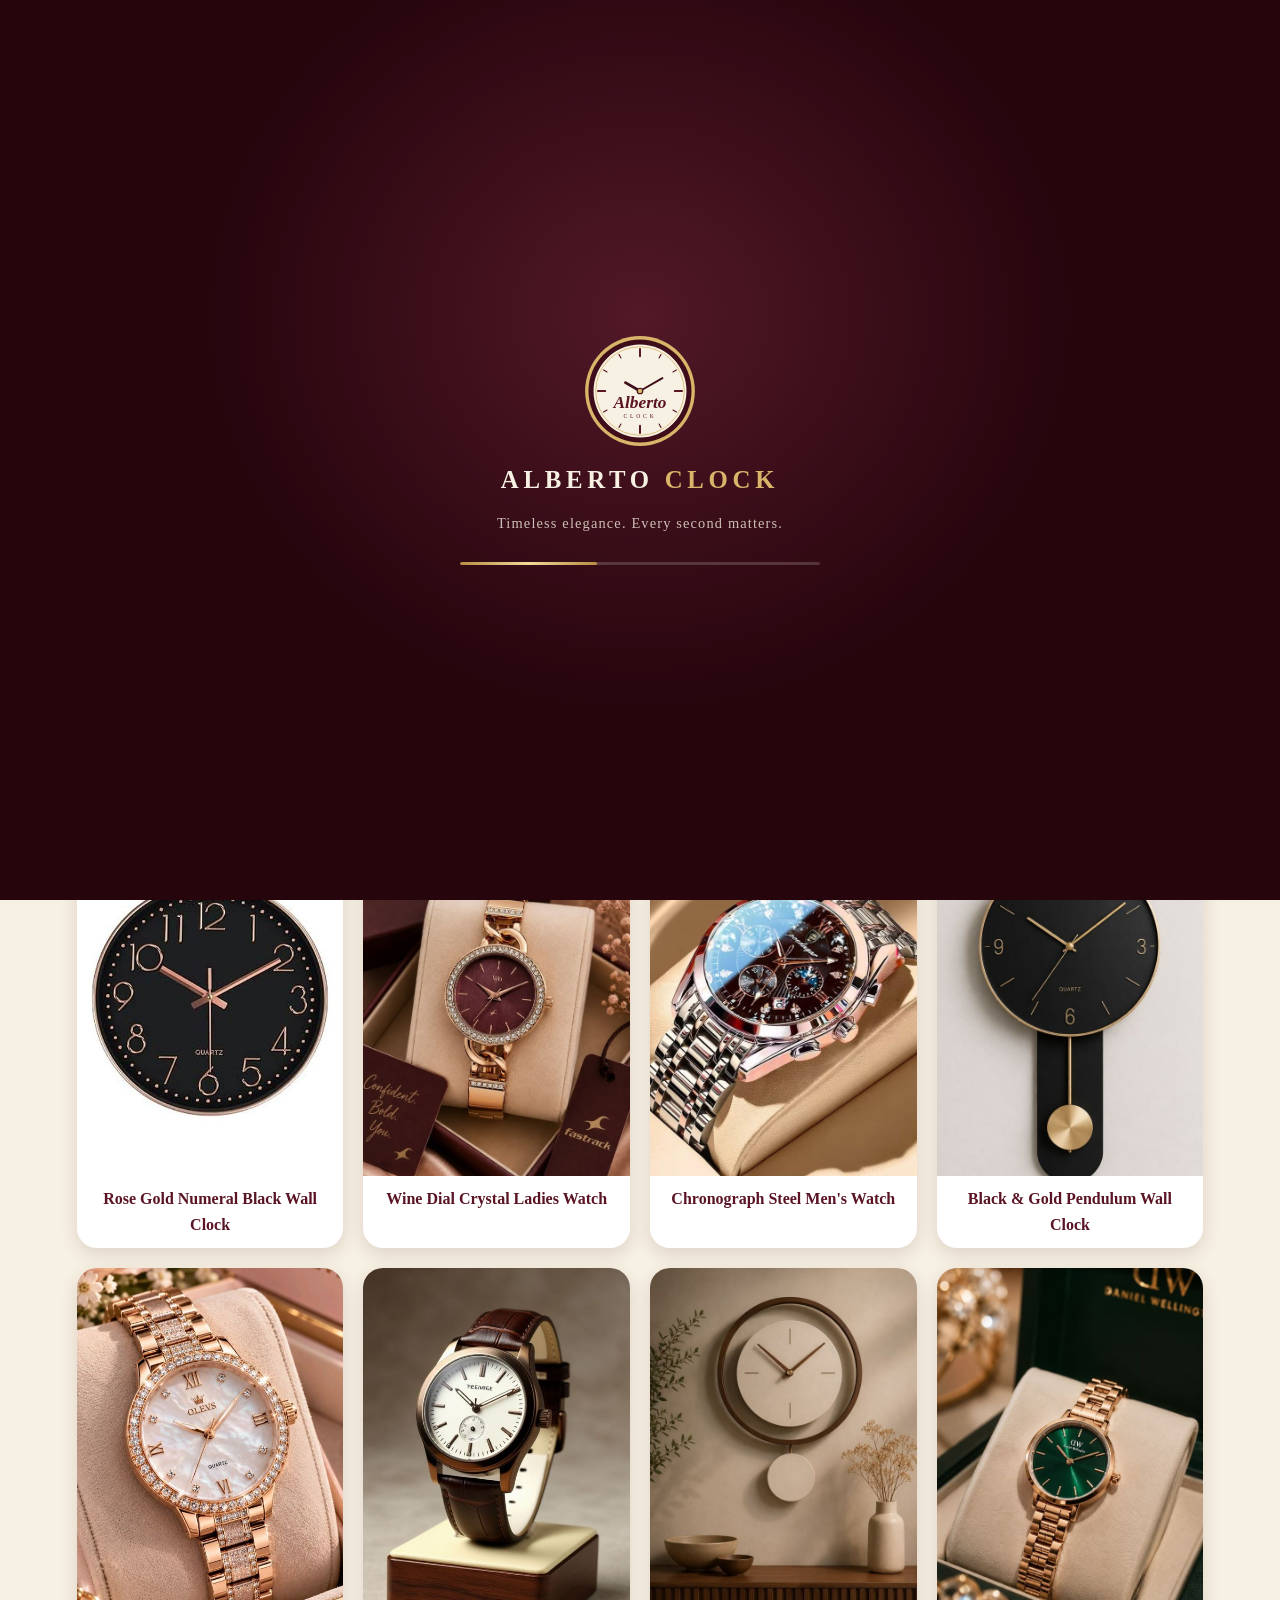
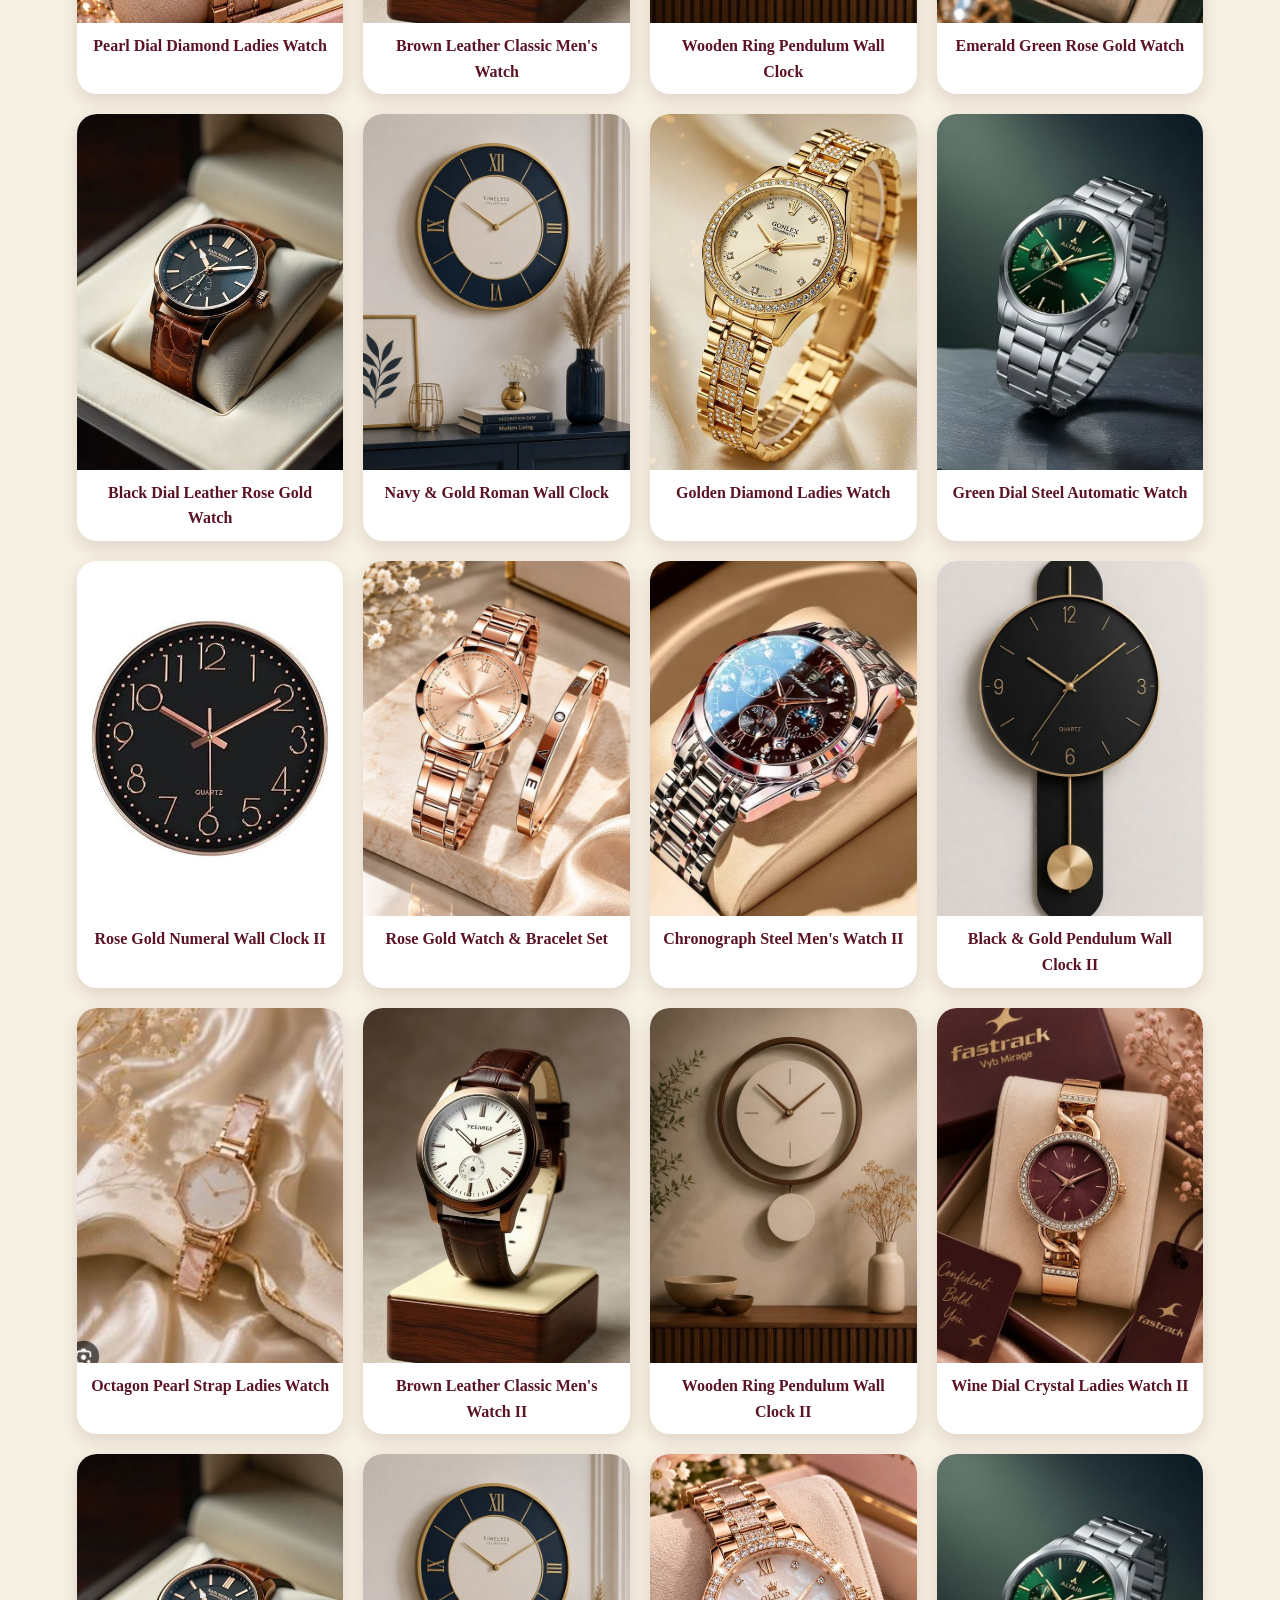
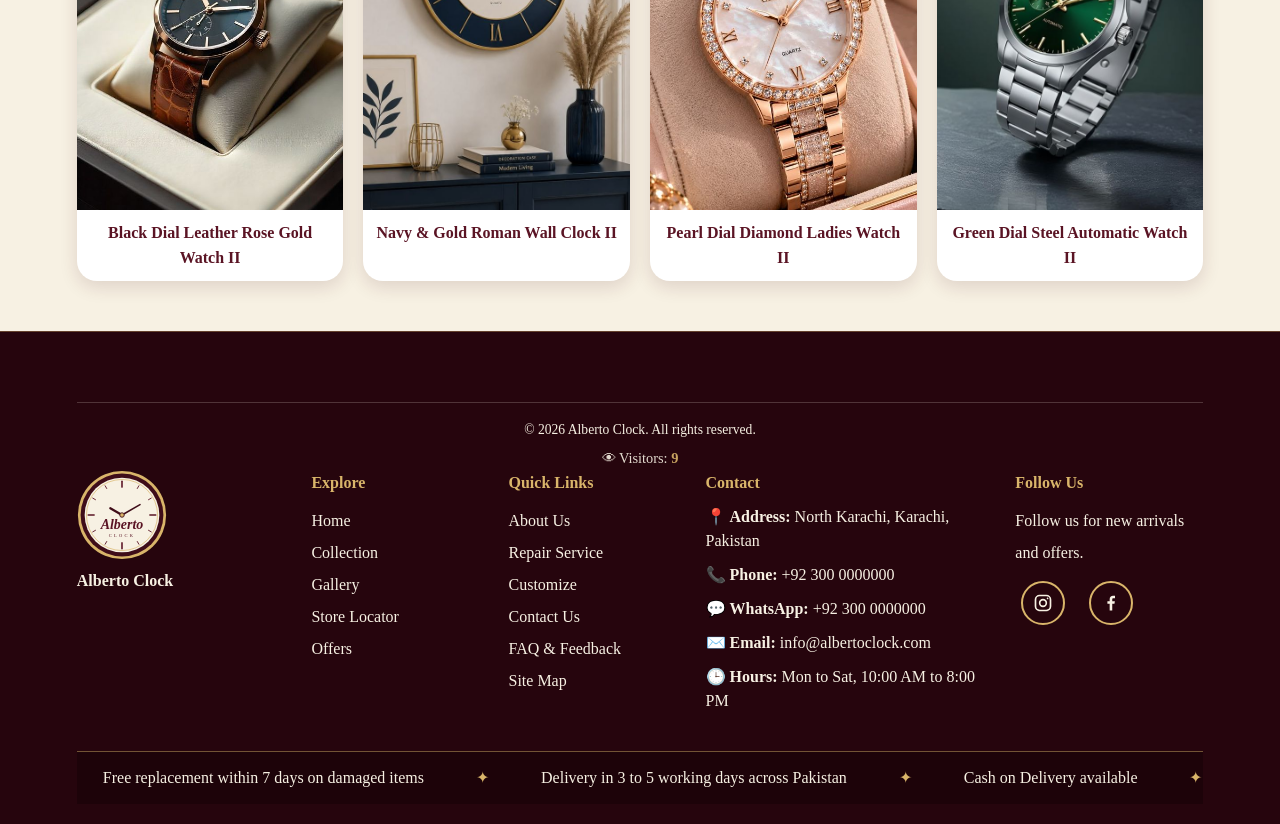
<file: gallery.html>
<!DOCTYPE html>
<html lang="en">
<head>
  <meta charset="UTF-8">
  <meta name="viewport" content="width=device-width, initial-scale=1.0, viewport-fit=cover">
  <title>Alberto Clock | Gallery</title>
  <link rel="stylesheet" href="css/style.css">
  <script src="js/jquery-3.6.0.min.js"></script>
</head>
<body data-page="gallery">

<!-- One-time 5-second branded website preloader -->
<div id="splash" aria-label="Alberto Clock loading">
  <div class="splash-inner">
    <span class="logo-wrap" data-logo></span>
    <div class="splash-brand">ALBERTO <span>CLOCK</span></div>
    <p>Timeless elegance. Every second matters.</p>
    <div class="loading-line" role="progressbar" aria-label="Website loading"></div>
  </div>
</div>

<!-- Header -->
<header class="site-header">
  <div class="header-inner">
    <a href="index.html" class="brand" data-go="home"><span class="logo-wrap" data-logo></span><span>Alberto Clock</span></a>
    <button class="menu-toggle" id="menu-toggle" type="button" aria-label="Open navigation menu" aria-expanded="false"><span></span><span></span><span></span></button>
    <nav class="nav" id="main-nav">
      <a href="index.html" data-go="home" data-nav="home">Home</a>
      <a href="about.html" data-go="about" data-nav="about">About Us</a>
      <a href="collection.html" data-go="collection" data-nav="collection">Collection</a>
      <a href="gallery.html" data-go="gallery" data-nav="gallery">Gallery</a>
      <a href="stores.html" data-go="stores" data-nav="stores">Store Locator</a>
      <a href="offers.html" data-go="offers" data-nav="offers">Offers</a>
      <a href="repair.html" data-go="repair" data-nav="repair">Repair</a>
      <a href="customize.html" data-go="customize" data-nav="customize">Customize</a>
      <a href="faq.html" data-go="faq" data-nav="faq">FAQ &amp; Feedback</a>
      <a href="contact.html" data-go="contact" data-nav="contact">Contact</a>
      <a href="wishlist.html" data-go="wishlist" data-nav="wishlist" class="wishlist-nav" aria-label="Wishlist"><span class="wish-heart" aria-hidden="true">♡</span><span>Wishlist</span><span class="cart-count" id="wish-count">0</span></a>
      <a href="cart.html" data-go="cart" data-nav="cart" aria-label="Cart">🛒 <span class="cart-count" id="cart-count">0</span></a>
    </nav>
  </div>
</header>

<div hidden>
  <video id="hero-video" autoplay muted loop playsinline preload="auto"></video>
</div>

<main>

<!-- ============ GALLERY ============ -->
<section class="page active" id="page-gallery">
  <div class="page-banner"><h1>Gallery</h1><p class="slogan">Explore the details behind every timeless design.</p><p class="sub">Select any piece to view it in full size</p></div>
  <section class="section"><div class="gallery-grid grid-4" id="gallery-grid"></div></section>
</section>

</main>

<div class="cform-overlay" id="contact-modal"><div class="cform-box"><button class="cform-close" id="close-contact-form" type="button" aria-label="Close">&times;</button><h2>✉️ Send Us a Message</h2><form id="contact-form" novalidate>
          <div class="form-group">
            <label for="ct-name">Full Name</label>
            <input id="ct-name" type="text" placeholder="Enter your full name">
            <span class="error" id="ct-e-name">Please enter your name</span>
            </div>
          <div class="form-group">
            <label for="ct-email">Email Address</label>
            <input id="ct-email" type="email" placeholder="you@example.com">
            <span class="error" id="ct-e-email">Please enter a valid email address</span>
            </div>
          <div class="form-group">
            <label for="ct-phone">Mobile Number</label>
            <input id="ct-phone" type="tel" maxlength="11" placeholder="e.g. 03001234567">
            <span class="error" id="ct-e-phone">Please enter a valid mobile number (e.g. 03001234567)</span>
            </div>
          <div class="form-group">
            <label for="ct-msg">Message</label>
            <textarea id="ct-msg" rows="4" placeholder="How can we help you?">
            </textarea>
            <span class="error" id="ct-e-msg">Please enter a message of at least 5 characters</span>
            </div>
          <button type="submit" class="btn btn-block">Send Message</button>
        </form></div></div>

<!-- ============ CUSTOMIZE POPUPS ============ -->
<div class="cform-overlay cz-modal" id="cz-watch-modal" role="dialog" aria-modal="true" aria-labelledby="cz-w-title"><div class="cform-box">
  <button class="cform-close" type="button" data-cz-close aria-label="Close">&times;</button>
  <h2 id="cz-w-title">⌚ Customize Your Watch</h2>
  <p class="cz-sub">Design it your way. We will call you to confirm price and delivery time.</p>
  <div class="cz-preview" aria-hidden="true">
    <svg id="cz-w-prev" viewBox="0 0 200 200" xmlns="http://www.w3.org/2000/svg" style="--strap:#3b2a20;--case:#d9b56a;--dial:#1c1c1c;--hand:#f7f1e3">
      <rect x="76" y="2" width="48" height="62" rx="12" fill="var(--strap)"/>
      <rect x="76" y="136" width="48" height="62" rx="12" fill="var(--strap)"/>
      <g stroke="rgba(0,0,0,.25)" stroke-width="1.5"><line x1="84" y1="14" x2="116" y2="14"/><line x1="84" y1="26" x2="116" y2="26"/><line x1="84" y1="38" x2="116" y2="38"/><line x1="84" y1="162" x2="116" y2="162"/><line x1="84" y1="174" x2="116" y2="174"/><line x1="84" y1="186" x2="116" y2="186"/></g>
      <circle cx="100" cy="100" r="56" fill="var(--case)"/>
      <circle cx="100" cy="100" r="48" fill="var(--dial)" stroke="rgba(255,255,255,.25)" stroke-width="1.5"/>
      <g stroke="var(--hand)" stroke-width="2.5" stroke-linecap="round"><line x1="100" y1="58" x2="100" y2="66"/><line x1="100" y1="134" x2="100" y2="142"/><line x1="58" y1="100" x2="66" y2="100"/><line x1="134" y1="100" x2="142" y2="100"/></g>
      <line x1="100" y1="100" x2="100" y2="73" stroke="var(--hand)" stroke-width="4" stroke-linecap="round"/>
      <line x1="100" y1="100" x2="124" y2="112" stroke="var(--hand)" stroke-width="3" stroke-linecap="round"/>
      <circle cx="100" cy="100" r="4" fill="var(--case)"/>
      <rect x="156" y="94" width="9" height="12" rx="3" fill="var(--case)"/>
    </svg>
  </div>
  <form id="cz-watch-form" novalidate>
    <div class="cz-sec">1. Watch Style</div>
    <div class="form-group"><span class="cz-lab">Watch for</span>
      <div class="cz-opts">
        <label class="cz-opt"><input type="radio" name="w-for" value="Men" checked><span>Men</span></label>
        <label class="cz-opt"><input type="radio" name="w-for" value="Women"><span>Women</span></label>
        <label class="cz-opt"><input type="radio" name="w-for" value="Unisex"><span>Unisex</span></label>
      </div></div>
    <div class="form-group"><span class="cz-lab">Dial colour</span>
      <div class="cz-sws" data-var="dial">
        <label class="cz-sw"><input type="radio" name="w-dial" value="Black" data-c="#1c1c1c" data-h="#f7f1e3" checked><i style="background:#1c1c1c"></i><em>Black</em></label>
        <label class="cz-sw"><input type="radio" name="w-dial" value="White" data-c="#f7f4ec" data-h="#3f0d19"><i style="background:#f7f4ec"></i><em>White</em></label>
        <label class="cz-sw"><input type="radio" name="w-dial" value="Burgundy" data-c="#5a1424" data-h="#f7f1e3"><i style="background:#5a1424"></i><em>Burgundy</em></label>
        <label class="cz-sw"><input type="radio" name="w-dial" value="Navy Blue" data-c="#1d2f5a" data-h="#f7f1e3"><i style="background:#1d2f5a"></i><em>Navy</em></label>
        <label class="cz-sw"><input type="radio" name="w-dial" value="Emerald Green" data-c="#1f4d3a" data-h="#f7f1e3"><i style="background:#1f4d3a"></i><em>Emerald</em></label>
        <label class="cz-sw"><input type="radio" name="w-dial" value="Champagne" data-c="#e8d5a8" data-h="#3f0d19"><i style="background:#e8d5a8"></i><em>Champagne</em></label>
      </div></div>
    <div class="form-group"><label for="w-dialtext">Text or name on dial <small>(optional)</small></label><input id="w-dialtext" type="text" maxlength="20" placeholder="e.g. your name or brand"></div>

    <div class="cz-sec">2. Case &amp; Strap</div>
    <div class="form-group"><span class="cz-lab">Case material</span>
      <div class="cz-opts" data-var="case">
        <label class="cz-opt"><input type="radio" name="w-case" value="Stainless Steel" data-c="#c4c8cc" checked><span>Stainless Steel</span></label>
        <label class="cz-opt"><input type="radio" name="w-case" value="Gold Plated" data-c="#d9b56a"><span>Gold Plated</span></label>
        <label class="cz-opt"><input type="radio" name="w-case" value="Rose Gold Plated" data-c="#c98b7c"><span>Rose Gold Plated</span></label>
        <label class="cz-opt"><input type="radio" name="w-case" value="Black Steel" data-c="#2b2b2e"><span>Black Steel</span></label>
      </div></div>
    <div class="form-group"><span class="cz-lab">Strap type</span>
      <div class="cz-opts">
        <label class="cz-opt"><input type="radio" name="w-strap" value="Leather" checked><span>Leather</span></label>
        <label class="cz-opt"><input type="radio" name="w-strap" value="Steel Chain"><span>Steel Chain</span></label>
        <label class="cz-opt"><input type="radio" name="w-strap" value="Rubber"><span>Rubber</span></label>
        <label class="cz-opt"><input type="radio" name="w-strap" value="Fabric / NATO"><span>Fabric / NATO</span></label>
      </div></div>
    <div class="form-group"><span class="cz-lab">Strap colour</span>
      <div class="cz-sws" data-var="strap">
        <label class="cz-sw"><input type="radio" name="w-scol" value="Black" data-c="#1c1c1c"><i style="background:#1c1c1c"></i><em>Black</em></label>
        <label class="cz-sw"><input type="radio" name="w-scol" value="Dark Brown" data-c="#3b2a20" checked><i style="background:#3b2a20"></i><em>Dark Brown</em></label>
        <label class="cz-sw"><input type="radio" name="w-scol" value="Tan" data-c="#b07a45"><i style="background:#b07a45"></i><em>Tan</em></label>
        <label class="cz-sw"><input type="radio" name="w-scol" value="Burgundy" data-c="#5a1424"><i style="background:#5a1424"></i><em>Burgundy</em></label>
        <label class="cz-sw"><input type="radio" name="w-scol" value="Navy Blue" data-c="#1d2f5a"><i style="background:#1d2f5a"></i><em>Navy</em></label>
        <label class="cz-sw"><input type="radio" name="w-scol" value="Silver" data-c="#c4c8cc"><i style="background:#c4c8cc"></i><em>Silver</em></label>
        <label class="cz-sw"><input type="radio" name="w-scol" value="Gold" data-c="#d9b56a"><i style="background:#d9b56a"></i><em>Gold</em></label>
        <label class="cz-sw"><input type="radio" name="w-scol" value="Rose Gold" data-c="#c98b7c"><i style="background:#c98b7c"></i><em>Rose Gold</em></label>
      </div></div>
    <div class="cz-row">
      <div class="form-group"><label for="w-size">Case size</label>
        <select id="w-size"><option>28 mm</option><option>32 mm</option><option>36 mm</option><option selected>40 mm</option><option>42 mm</option><option>44 mm</option></select></div>
      <div class="form-group"><label for="w-qty">Quantity</label><input id="w-qty" type="number" min="1" max="100" value="1"></div>
    </div>
    <div class="form-group"><label for="w-engrave">Back engraving <small>(optional)</small></label><input id="w-engrave" type="text" maxlength="30" placeholder="Name, date or short message"></div>

    <div class="cz-sec">3. Your Details</div>
    <div class="cz-row">
      <div class="form-group"><label for="w-name">Full Name</label><input id="w-name" type="text" placeholder="Enter your full name"><span class="error" id="w-e-name">Please enter your name</span></div>
      <div class="form-group"><label for="w-phone">Mobile Number</label><input id="w-phone" type="tel" maxlength="11" placeholder="e.g. 03001234567"><span class="error" id="w-e-phone">Please enter a valid mobile number (e.g. 03001234567)</span></div>
    </div>
    <div class="form-group"><label for="w-address">Address</label><textarea id="w-address" rows="2" placeholder="Your complete delivery address"></textarea><span class="error" id="w-e-address">Please enter your complete address</span></div>
    <div class="form-group"><label for="w-notes">Extra ideas or notes <small>(optional)</small></label><textarea id="w-notes" rows="2" placeholder="Anything else you would like us to know"></textarea></div>
    <button type="submit" class="btn btn-block">Submit Watch Request</button>
    <p class="cz-note">No payment now. We will contact you to confirm the final price.</p>
  </form>
</div></div>

<div class="cform-overlay cz-modal" id="cz-wall-modal" role="dialog" aria-modal="true" aria-labelledby="cz-c-title"><div class="cform-box">
  <button class="cform-close" type="button" data-cz-close aria-label="Close">&times;</button>
  <h2 id="cz-c-title">🕰️ Customize Your Wall Clock</h2>
  <p class="cz-sub">Wood, steel or both. Made to fit your wall and your taste.</p>
  <div class="cz-preview" aria-hidden="true">
    <svg id="cz-c-prev" viewBox="0 0 200 200" xmlns="http://www.w3.org/2000/svg" style="--frame:#5b3a29;--face:#f7f1e3;--ink:#3f0d19;--ring:#d9b56a">
      <defs><pattern id="czgrain" width="8" height="8" patternUnits="userSpaceOnUse"><path d="M0 2 Q4 0 8 2 M0 6 Q4 4 8 6" stroke="rgba(0,0,0,.18)" stroke-width="1" fill="none"/></pattern></defs>
      <circle id="cz-sh-round" cx="100" cy="100" r="94" fill="var(--frame)"/>
      <rect id="cz-sh-square" class="cz-hide" x="8" y="8" width="184" height="184" rx="14" fill="var(--frame)"/>
      <polygon id="cz-sh-oct" class="cz-hide" points="60,6 140,6 194,60 194,140 140,194 60,194 6,140 6,60" fill="var(--frame)"/>
      <g id="cz-grain"><circle cx="100" cy="100" r="94" fill="url(#czgrain)"/></g>
      <circle cx="100" cy="100" r="68" fill="var(--ring)"/>
      <circle cx="100" cy="100" r="65" fill="var(--face)"/>
      <g id="cz-nums" font-family="Georgia,serif" font-size="13" font-weight="bold" fill="var(--ink)" text-anchor="middle">
        <text x="100" y="47">XII</text><text x="154" y="105">III</text><text x="100" y="164">VI</text><text x="46" y="105">IX</text>
      </g>
      <g id="cz-dots" class="cz-hide" fill="var(--ink)"><circle cx="100" cy="42" r="3"/><circle cx="158" cy="100" r="3"/><circle cx="100" cy="158" r="3"/><circle cx="42" cy="100" r="3"/></g>
      <text id="cz-ctext" x="100" y="126" text-anchor="middle" font-family="Georgia,serif" font-style="italic" font-size="9" fill="var(--ink)"></text>
      <line x1="100" y1="100" x2="100" y2="62" stroke="var(--ink)" stroke-width="4" stroke-linecap="round"/>
      <line x1="100" y1="100" x2="128" y2="114" stroke="var(--ink)" stroke-width="3" stroke-linecap="round"/>
      <circle cx="100" cy="100" r="4" fill="var(--ring)" stroke="var(--ink)" stroke-width="1.5"/>
    </svg>
  </div>
  <form id="cz-wall-form" novalidate>
    <div class="cz-sec">1. Material</div>
    <div class="form-group"><div class="cz-tiles" id="c-mat">
      <label class="cz-tile"><input type="radio" name="c-mat" value="Wood" checked><span><b>🪵</b>Wood</span></label>
      <label class="cz-tile"><input type="radio" name="c-mat" value="Steel"><span><b>🔩</b>Steel</span></label>
      <label class="cz-tile"><input type="radio" name="c-mat" value="Wood + Steel"><span><b>✨</b>Wood + Steel</span></label>
    </div></div>
    <div class="form-group" id="c-wood-box"><span class="cz-lab">Wood type</span>
      <div class="cz-sws">
        <label class="cz-sw"><input type="radio" name="c-wood" value="Walnut" data-c="#5b3a29" checked><i style="background:#5b3a29"></i><em>Walnut</em></label>
        <label class="cz-sw"><input type="radio" name="c-wood" value="Oak" data-c="#b98b52"><i style="background:#b98b52"></i><em>Oak</em></label>
        <label class="cz-sw"><input type="radio" name="c-wood" value="Teak" data-c="#8a5a2b"><i style="background:#8a5a2b"></i><em>Teak</em></label>
        <label class="cz-sw"><input type="radio" name="c-wood" value="Mahogany" data-c="#4a1f1a"><i style="background:#4a1f1a"></i><em>Mahogany</em></label>
        <label class="cz-sw"><input type="radio" name="c-wood" value="Ebony Black" data-c="#1f1a17"><i style="background:#1f1a17"></i><em>Ebony</em></label>
      </div></div>
    <div class="form-group cz-hide" id="c-steel-box"><span class="cz-lab">Steel finish</span>
      <div class="cz-sws">
        <label class="cz-sw"><input type="radio" name="c-steel" value="Brushed Silver" data-c="#b9bcc0" checked><i style="background:#b9bcc0"></i><em>Brushed</em></label>
        <label class="cz-sw"><input type="radio" name="c-steel" value="Polished Chrome" data-c="#dfe3e8"><i style="background:#dfe3e8"></i><em>Chrome</em></label>
        <label class="cz-sw"><input type="radio" name="c-steel" value="Black Steel" data-c="#2a2c30"><i style="background:#2a2c30"></i><em>Black</em></label>
        <label class="cz-sw"><input type="radio" name="c-steel" value="Gold Finish" data-c="#d1a954"><i style="background:#d1a954"></i><em>Gold</em></label>
        <label class="cz-sw"><input type="radio" name="c-steel" value="Rose Gold Finish" data-c="#b76e79"><i style="background:#b76e79"></i><em>Rose Gold</em></label>
      </div></div>

    <div class="cz-sec">2. Shape, Size &amp; Dial</div>
    <div class="form-group"><span class="cz-lab">Shape</span>
      <div class="cz-opts">
        <label class="cz-opt"><input type="radio" name="c-shape" value="Round" checked><span>Round</span></label>
        <label class="cz-opt"><input type="radio" name="c-shape" value="Square"><span>Square</span></label>
        <label class="cz-opt"><input type="radio" name="c-shape" value="Octagon"><span>Octagon</span></label>
      </div></div>
    <div class="cz-row">
      <div class="form-group"><label for="c-size">Size (diameter)</label>
        <select id="c-size"><option>12 inch</option><option>16 inch</option><option selected>20 inch</option><option>24 inch</option><option>30 inch</option><option>36 inch</option></select></div>
      <div class="form-group"><label for="c-qty">Quantity</label><input id="c-qty" type="number" min="1" max="100" value="1"></div>
    </div>
    <div class="form-group"><span class="cz-lab">Dial style</span>
      <div class="cz-opts">
        <label class="cz-opt"><input type="radio" name="c-dial" value="Roman Numerals" checked><span>Roman</span></label>
        <label class="cz-opt"><input type="radio" name="c-dial" value="Numeric (1 to 12)"><span>Numeric</span></label>
        <label class="cz-opt"><input type="radio" name="c-dial" value="Minimal (no numbers)"><span>Minimal</span></label>
      </div></div>
    <div class="cz-row">
      <div class="form-group"><span class="cz-lab">Pendulum</span>
        <div class="cz-opts">
          <label class="cz-opt"><input type="radio" name="c-pend" value="Yes"><span>Yes</span></label>
          <label class="cz-opt"><input type="radio" name="c-pend" value="No" checked><span>No</span></label>
        </div></div>
      <div class="form-group"><label for="c-engrave">Name or text <small>(optional)</small></label><input id="c-engrave" type="text" maxlength="24" placeholder="e.g. Khan Family"></div>
    </div>

    <div class="cz-sec">3. Your Details</div>
    <div class="cz-row">
      <div class="form-group"><label for="cz-c-name">Full Name</label><input id="cz-c-name" type="text" placeholder="Enter your full name"><span class="error" id="cz-c-e-name">Please enter your name</span></div>
      <div class="form-group"><label for="cz-c-phone">Mobile Number</label><input id="cz-c-phone" type="tel" maxlength="11" placeholder="e.g. 03001234567"><span class="error" id="cz-c-e-phone">Please enter a valid mobile number (e.g. 03001234567)</span></div>
    </div>
    <div class="form-group"><label for="cz-c-address">Address</label><textarea id="cz-c-address" rows="2" placeholder="Your complete delivery address"></textarea><span class="error" id="cz-c-e-address">Please enter your complete address</span></div>
    <div class="form-group"><label for="c-notes">Extra ideas or notes <small>(optional)</small></label><textarea id="c-notes" rows="2" placeholder="Anything else you would like us to know"></textarea></div>
    <button type="submit" class="btn btn-block">Submit Wall Clock Request</button>
    <p class="cz-note">No payment now. We will contact you to confirm the final price.</p>
  </form>
</div></div>

<div class="popup-overlay" id="cz-popup">
  <div class="popup-box">
    <h3>Request Received!</h3>
    <p>Thank you! Our team will contact you shortly to confirm your custom design.</p>
    <span class="cz-ref" id="cz-ref">ALB-000000</span>
    <p style="font-size:.85rem">Keep this reference number for follow up.</p><br>
    <div class="cz-pop-actions"><a class="btn" id="cz-wa" href="#" target="_blank" rel="noopener">Send on WhatsApp</a><button class="btn btn-outline" id="cz-ok" type="button">OK</button></div>
  </div>
</div>


<!-- Gallery lightbox -->
<div class="lightbox" id="lightbox">
  <button class="close" id="lb-close" aria-label="Close">&times;</button>
  <div class="big-pic" id="lb-pic"></div>
  <div class="big-name" id="lb-name"></div>
</div>


<!-- Footer -->
<footer class="site-footer">
  <div class="footer-ticker" aria-label="Store announcements"><div class="ticker-track"><span>Free replacement within 7 days on damaged items</span><span>Delivery in 3 to 5 working days across Pakistan</span><span>Cash on Delivery available</span><span>Six offers live: BOGO, HALF50, OFF10, OFF20, OFF30 and OFF40</span><span>Repair service for watches and wall clocks</span><span>Free replacement within 7 days on damaged items</span><span>Delivery in 3 to 5 working days across Pakistan</span><span>Cash on Delivery available</span><span>Six offers live: BOGO, HALF50, OFF10, OFF20, OFF30 and OFF40</span><span>Repair service for watches and wall clocks</span></div></div>
  <div class="footer-grid">
    <div class="footer-logo"><span class="logo-wrap" data-logo></span><strong>Alberto Clock</strong></div>
    <div><h4>Explore</h4><ul><li><a href="index.html" data-go="home">Home</a></li><li><a href="collection.html" data-go="collection">Collection</a></li><li><a href="gallery.html" data-go="gallery">Gallery</a></li><li><a href="stores.html" data-go="stores">Store Locator</a></li><li><a href="offers.html" data-go="offers">Offers</a></li></ul></div>
    <div><h4>Quick Links</h4><ul><li><a href="about.html" data-go="about">About Us</a></li><li><a href="repair.html" data-go="repair">Repair Service</a></li><li><a href="customize.html" data-go="customize">Customize</a></li><li><a href="contact.html" data-go="contact">Contact Us</a></li><li><a href="faq.html" data-go="faq">FAQ &amp; Feedback</a></li><li><a href="sitemap.html" data-go="sitemap">Site Map</a></li></ul></div>
    <div>
      <h4>Contact</h4>
      <ul class="contact-list">
        <li>📍 <strong>Address:</strong> North Karachi, Karachi, Pakistan</li>
        <li>📞 <strong>Phone:</strong> <a href="tel:+923000000000">+92 300 0000000</a></li>
        <li>💬 <strong>WhatsApp:</strong> <a href="https://wa.me/923000000000" target="_blank" rel="noopener">+92 300 0000000</a></li>
        <li>✉️ <strong>Email:</strong> <a href="mailto:info@albertoclock.com">info@albertoclock.com</a></li>
        <li>🕒 <strong>Hours:</strong> Mon to Sat, 10:00 AM to 8:00 PM</li>
      </ul>
    </div>
    <div>
      <h4>Follow Us</h4>
      <p>Follow us for new arrivals and offers.</p>
      <p class="social">
        <a href="https://instagram.com/albertoclock" target="_blank" rel="noopener" aria-label="Instagram"><svg viewBox="0 0 24 24" width="22" height="22" fill="none" stroke="currentColor" stroke-width="2" aria-hidden="true"><rect x="3" y="3" width="18" height="18" rx="5"/><circle cx="12" cy="12" r="4"/><circle cx="17.5" cy="6.5" r="1" fill="currentColor" stroke="none"/></svg></a>
        <a href="https://facebook.com/albertoclock" target="_blank" rel="noopener" aria-label="Facebook"><svg viewBox="0 0 24 24" width="22" height="22" fill="currentColor" aria-hidden="true"><path d="M13.5 21v-8h2.7l.4-3.2h-3.1V7.8c0-.9.3-1.5 1.6-1.5h1.7V3.4c-.3 0-1.3-.1-2.4-.1-2.4 0-4 1.5-4 4.1v2.4H7.7V13h2.7v8z"/></svg></a>
      </p>
    </div>
  </div>
  <p class="copyright">&copy; 2026 Alberto Clock. All rights reserved.<br><span class="visitor-count">👁 Visitors: <strong id="visitor-count">…</strong></span></p>
</footer>

<!-- Chat bot -->
<button id="chat-btn">💬 Chat Bot</button>
<div id="chat-box">
  <div id="chat-head">💬 Alberto Clock Assistant</div>
  <div id="chat-log"></div>
  <div id="chat-emojis"><button type="button" aria-label="Emoji 😀">😀</button><button type="button" aria-label="Emoji 😊">😊</button><button type="button" aria-label="Emoji 👍">👍</button><button type="button" aria-label="Emoji 🙏">🙏</button><button type="button" aria-label="Emoji ❤️">❤️</button><button type="button" aria-label="Emoji 🎉">🎉</button><button type="button" aria-label="Emoji ⌚">⌚</button><button type="button" aria-label="Emoji 🛒">🛒</button></div>
  <form id="chat-form">
    <input id="chat-input" type="text" placeholder="Type your question..." autocomplete="off">
    <button class="btn btn-small" type="submit">Send</button>
    </form>
</div>

<!-- Contact popup -->
<div class="popup-overlay" id="contact-popup">
  <div class="popup-box">
    <h3>Thank You!</h3>
    <p>We have received your message and will get back to you shortly.</p><br>
    <button class="btn" id="contact-ok">OK</button>
  </div>
</div>

<!-- Repair popup -->
<div class="popup-overlay" id="repair-popup">
  <div class="popup-box">
    <h3>Request Received!</h3>
    <p>Your repair request has been received. Our team will contact you shortly.</p><br>
    <button class="btn" id="repair-ok">OK</button>
  </div>
</div>

<script src="js/media.js"></script>
<script src="js/main.js"></script>
<script src="js/customize.js"></script>
</body>
</html>
</file>
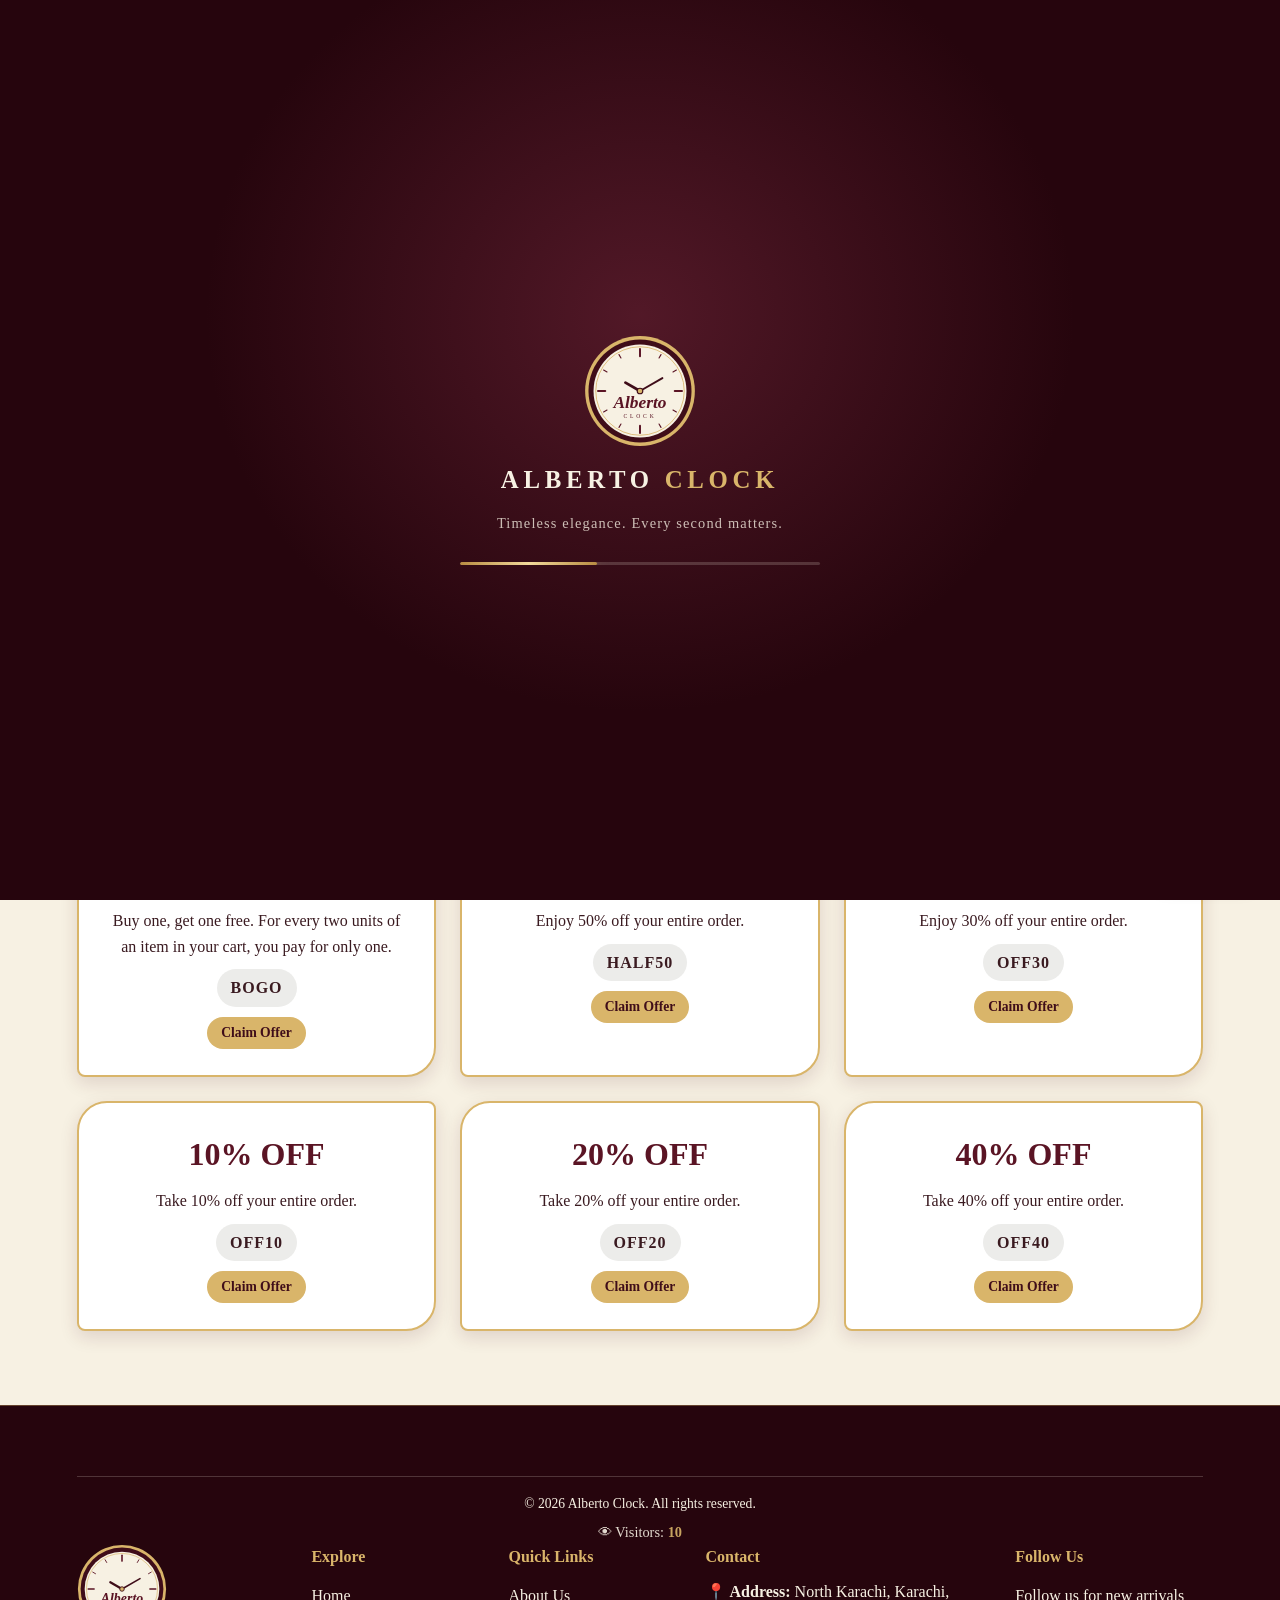
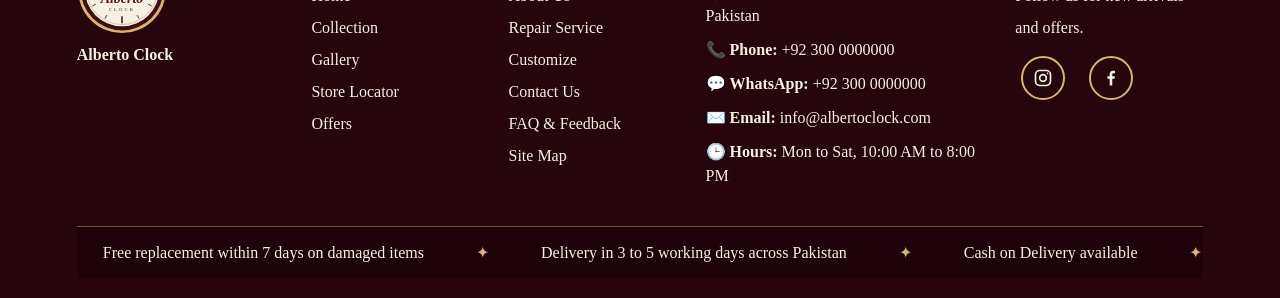
<file: offers.html>
<!DOCTYPE html>
<html lang="en">
<head>
  <meta charset="UTF-8">
  <meta name="viewport" content="width=device-width, initial-scale=1.0, viewport-fit=cover">
  <title>Alberto Clock | Offers</title>
  <link rel="stylesheet" href="css/style.css">
  <script src="js/jquery-3.6.0.min.js"></script>
</head>
<body data-page="offers">

<!-- One-time 5-second branded website preloader -->
<div id="splash" aria-label="Alberto Clock loading">
  <div class="splash-inner">
    <span class="logo-wrap" data-logo></span>
    <div class="splash-brand">ALBERTO <span>CLOCK</span></div>
    <p>Timeless elegance. Every second matters.</p>
    <div class="loading-line" role="progressbar" aria-label="Website loading"></div>
  </div>
</div>

<!-- Header -->
<header class="site-header">
  <div class="header-inner">
    <a href="index.html" class="brand" data-go="home"><span class="logo-wrap" data-logo></span><span>Alberto Clock</span></a>
    <button class="menu-toggle" id="menu-toggle" type="button" aria-label="Open navigation menu" aria-expanded="false"><span></span><span></span><span></span></button>
    <nav class="nav" id="main-nav">
      <a href="index.html" data-go="home" data-nav="home">Home</a>
      <a href="about.html" data-go="about" data-nav="about">About Us</a>
      <a href="collection.html" data-go="collection" data-nav="collection">Collection</a>
      <a href="gallery.html" data-go="gallery" data-nav="gallery">Gallery</a>
      <a href="stores.html" data-go="stores" data-nav="stores">Store Locator</a>
      <a href="offers.html" data-go="offers" data-nav="offers">Offers</a>
      <a href="repair.html" data-go="repair" data-nav="repair">Repair</a>
      <a href="customize.html" data-go="customize" data-nav="customize">Customize</a>
      <a href="faq.html" data-go="faq" data-nav="faq">FAQ &amp; Feedback</a>
      <a href="contact.html" data-go="contact" data-nav="contact">Contact</a>
      <a href="wishlist.html" data-go="wishlist" data-nav="wishlist" class="wishlist-nav" aria-label="Wishlist"><span class="wish-heart" aria-hidden="true">♡</span><span>Wishlist</span><span class="cart-count" id="wish-count">0</span></a>
      <a href="cart.html" data-go="cart" data-nav="cart" aria-label="Cart">🛒 <span class="cart-count" id="cart-count">0</span></a>
    </nav>
  </div>
</header>

<div hidden>
  <video id="hero-video" autoplay muted loop playsinline preload="auto"></video>
</div>

<main>

<!-- ============ OFFERS ============ -->
<section class="page active" id="page-offers">
  <div class="page-banner"><h1>Special Offers</h1><p class="slogan">A little more luxury in every moment.</p><p class="sub">Claim an offer, then apply its code in your cart</p></div>
  <section class="section">
    <div class="offers-grid">
      <div class="offer-card">
        <div class="big">Buy 1 Get 1</div>
        <p>Buy one, get one free. For every two units of an item in your cart, you pay for only one.</p>
        <span class="code-chip">BOGO</span>
        <br>
        <button class="btn btn-small claim-btn" data-code="BOGO">Claim Offer</button>
        </div>
      <div class="offer-card">
        <div class="big">50% OFF</div>
        <p>Enjoy 50% off your entire order.</p>
        <span class="code-chip">HALF50</span>
        <br>
        <button class="btn btn-small claim-btn" data-code="HALF50">Claim Offer</button>
        </div>
      <div class="offer-card">
        <div class="big">30% OFF</div>
        <p>Enjoy 30% off your entire order.</p>
        <span class="code-chip">OFF30</span>
        <br>
        <button class="btn btn-small claim-btn" data-code="OFF30">Claim Offer</button>
        </div>
      <div class="offer-card">
        <div class="big">10% OFF</div>
        <p>Take 10% off your entire order.</p>
        <span class="code-chip">OFF10</span>
        <br>
        <button class="btn btn-small claim-btn" data-code="OFF10">Claim Offer</button>
        </div>
      <div class="offer-card">
        <div class="big">20% OFF</div>
        <p>Take 20% off your entire order.</p>
        <span class="code-chip">OFF20</span>
        <br>
        <button class="btn btn-small claim-btn" data-code="OFF20">Claim Offer</button>
        </div>
      <div class="offer-card">
        <div class="big">40% OFF</div>
        <p>Take 40% off your entire order.</p>
        <span class="code-chip">OFF40</span>
        <br>
        <button class="btn btn-small claim-btn" data-code="OFF40">Claim Offer</button>
        </div>
    </div>
    <p id="claim-msg" style="text-align:center;margin-top:24px;font-weight:bold;color:var(--burgundy)"></p>
  </section>
</section>

</main>

<div class="cform-overlay" id="contact-modal"><div class="cform-box"><button class="cform-close" id="close-contact-form" type="button" aria-label="Close">&times;</button><h2>✉️ Send Us a Message</h2><form id="contact-form" novalidate>
          <div class="form-group">
            <label for="ct-name">Full Name</label>
            <input id="ct-name" type="text" placeholder="Enter your full name">
            <span class="error" id="ct-e-name">Please enter your name</span>
            </div>
          <div class="form-group">
            <label for="ct-email">Email Address</label>
            <input id="ct-email" type="email" placeholder="you@example.com">
            <span class="error" id="ct-e-email">Please enter a valid email address</span>
            </div>
          <div class="form-group">
            <label for="ct-phone">Mobile Number</label>
            <input id="ct-phone" type="tel" maxlength="11" placeholder="e.g. 03001234567">
            <span class="error" id="ct-e-phone">Please enter a valid mobile number (e.g. 03001234567)</span>
            </div>
          <div class="form-group">
            <label for="ct-msg">Message</label>
            <textarea id="ct-msg" rows="4" placeholder="How can we help you?">
            </textarea>
            <span class="error" id="ct-e-msg">Please enter a message of at least 5 characters</span>
            </div>
          <button type="submit" class="btn btn-block">Send Message</button>
        </form></div></div>

<!-- ============ CUSTOMIZE POPUPS ============ -->
<div class="cform-overlay cz-modal" id="cz-watch-modal" role="dialog" aria-modal="true" aria-labelledby="cz-w-title"><div class="cform-box">
  <button class="cform-close" type="button" data-cz-close aria-label="Close">&times;</button>
  <h2 id="cz-w-title">⌚ Customize Your Watch</h2>
  <p class="cz-sub">Design it your way. We will call you to confirm price and delivery time.</p>
  <div class="cz-preview" aria-hidden="true">
    <svg id="cz-w-prev" viewBox="0 0 200 200" xmlns="http://www.w3.org/2000/svg" style="--strap:#3b2a20;--case:#d9b56a;--dial:#1c1c1c;--hand:#f7f1e3">
      <rect x="76" y="2" width="48" height="62" rx="12" fill="var(--strap)"/>
      <rect x="76" y="136" width="48" height="62" rx="12" fill="var(--strap)"/>
      <g stroke="rgba(0,0,0,.25)" stroke-width="1.5"><line x1="84" y1="14" x2="116" y2="14"/><line x1="84" y1="26" x2="116" y2="26"/><line x1="84" y1="38" x2="116" y2="38"/><line x1="84" y1="162" x2="116" y2="162"/><line x1="84" y1="174" x2="116" y2="174"/><line x1="84" y1="186" x2="116" y2="186"/></g>
      <circle cx="100" cy="100" r="56" fill="var(--case)"/>
      <circle cx="100" cy="100" r="48" fill="var(--dial)" stroke="rgba(255,255,255,.25)" stroke-width="1.5"/>
      <g stroke="var(--hand)" stroke-width="2.5" stroke-linecap="round"><line x1="100" y1="58" x2="100" y2="66"/><line x1="100" y1="134" x2="100" y2="142"/><line x1="58" y1="100" x2="66" y2="100"/><line x1="134" y1="100" x2="142" y2="100"/></g>
      <line x1="100" y1="100" x2="100" y2="73" stroke="var(--hand)" stroke-width="4" stroke-linecap="round"/>
      <line x1="100" y1="100" x2="124" y2="112" stroke="var(--hand)" stroke-width="3" stroke-linecap="round"/>
      <circle cx="100" cy="100" r="4" fill="var(--case)"/>
      <rect x="156" y="94" width="9" height="12" rx="3" fill="var(--case)"/>
    </svg>
  </div>
  <form id="cz-watch-form" novalidate>
    <div class="cz-sec">1. Watch Style</div>
    <div class="form-group"><span class="cz-lab">Watch for</span>
      <div class="cz-opts">
        <label class="cz-opt"><input type="radio" name="w-for" value="Men" checked><span>Men</span></label>
        <label class="cz-opt"><input type="radio" name="w-for" value="Women"><span>Women</span></label>
        <label class="cz-opt"><input type="radio" name="w-for" value="Unisex"><span>Unisex</span></label>
      </div></div>
    <div class="form-group"><span class="cz-lab">Dial colour</span>
      <div class="cz-sws" data-var="dial">
        <label class="cz-sw"><input type="radio" name="w-dial" value="Black" data-c="#1c1c1c" data-h="#f7f1e3" checked><i style="background:#1c1c1c"></i><em>Black</em></label>
        <label class="cz-sw"><input type="radio" name="w-dial" value="White" data-c="#f7f4ec" data-h="#3f0d19"><i style="background:#f7f4ec"></i><em>White</em></label>
        <label class="cz-sw"><input type="radio" name="w-dial" value="Burgundy" data-c="#5a1424" data-h="#f7f1e3"><i style="background:#5a1424"></i><em>Burgundy</em></label>
        <label class="cz-sw"><input type="radio" name="w-dial" value="Navy Blue" data-c="#1d2f5a" data-h="#f7f1e3"><i style="background:#1d2f5a"></i><em>Navy</em></label>
        <label class="cz-sw"><input type="radio" name="w-dial" value="Emerald Green" data-c="#1f4d3a" data-h="#f7f1e3"><i style="background:#1f4d3a"></i><em>Emerald</em></label>
        <label class="cz-sw"><input type="radio" name="w-dial" value="Champagne" data-c="#e8d5a8" data-h="#3f0d19"><i style="background:#e8d5a8"></i><em>Champagne</em></label>
      </div></div>
    <div class="form-group"><label for="w-dialtext">Text or name on dial <small>(optional)</small></label><input id="w-dialtext" type="text" maxlength="20" placeholder="e.g. your name or brand"></div>

    <div class="cz-sec">2. Case &amp; Strap</div>
    <div class="form-group"><span class="cz-lab">Case material</span>
      <div class="cz-opts" data-var="case">
        <label class="cz-opt"><input type="radio" name="w-case" value="Stainless Steel" data-c="#c4c8cc" checked><span>Stainless Steel</span></label>
        <label class="cz-opt"><input type="radio" name="w-case" value="Gold Plated" data-c="#d9b56a"><span>Gold Plated</span></label>
        <label class="cz-opt"><input type="radio" name="w-case" value="Rose Gold Plated" data-c="#c98b7c"><span>Rose Gold Plated</span></label>
        <label class="cz-opt"><input type="radio" name="w-case" value="Black Steel" data-c="#2b2b2e"><span>Black Steel</span></label>
      </div></div>
    <div class="form-group"><span class="cz-lab">Strap type</span>
      <div class="cz-opts">
        <label class="cz-opt"><input type="radio" name="w-strap" value="Leather" checked><span>Leather</span></label>
        <label class="cz-opt"><input type="radio" name="w-strap" value="Steel Chain"><span>Steel Chain</span></label>
        <label class="cz-opt"><input type="radio" name="w-strap" value="Rubber"><span>Rubber</span></label>
        <label class="cz-opt"><input type="radio" name="w-strap" value="Fabric / NATO"><span>Fabric / NATO</span></label>
      </div></div>
    <div class="form-group"><span class="cz-lab">Strap colour</span>
      <div class="cz-sws" data-var="strap">
        <label class="cz-sw"><input type="radio" name="w-scol" value="Black" data-c="#1c1c1c"><i style="background:#1c1c1c"></i><em>Black</em></label>
        <label class="cz-sw"><input type="radio" name="w-scol" value="Dark Brown" data-c="#3b2a20" checked><i style="background:#3b2a20"></i><em>Dark Brown</em></label>
        <label class="cz-sw"><input type="radio" name="w-scol" value="Tan" data-c="#b07a45"><i style="background:#b07a45"></i><em>Tan</em></label>
        <label class="cz-sw"><input type="radio" name="w-scol" value="Burgundy" data-c="#5a1424"><i style="background:#5a1424"></i><em>Burgundy</em></label>
        <label class="cz-sw"><input type="radio" name="w-scol" value="Navy Blue" data-c="#1d2f5a"><i style="background:#1d2f5a"></i><em>Navy</em></label>
        <label class="cz-sw"><input type="radio" name="w-scol" value="Silver" data-c="#c4c8cc"><i style="background:#c4c8cc"></i><em>Silver</em></label>
        <label class="cz-sw"><input type="radio" name="w-scol" value="Gold" data-c="#d9b56a"><i style="background:#d9b56a"></i><em>Gold</em></label>
        <label class="cz-sw"><input type="radio" name="w-scol" value="Rose Gold" data-c="#c98b7c"><i style="background:#c98b7c"></i><em>Rose Gold</em></label>
      </div></div>
    <div class="cz-row">
      <div class="form-group"><label for="w-size">Case size</label>
        <select id="w-size"><option>28 mm</option><option>32 mm</option><option>36 mm</option><option selected>40 mm</option><option>42 mm</option><option>44 mm</option></select></div>
      <div class="form-group"><label for="w-qty">Quantity</label><input id="w-qty" type="number" min="1" max="100" value="1"></div>
    </div>
    <div class="form-group"><label for="w-engrave">Back engraving <small>(optional)</small></label><input id="w-engrave" type="text" maxlength="30" placeholder="Name, date or short message"></div>

    <div class="cz-sec">3. Your Details</div>
    <div class="cz-row">
      <div class="form-group"><label for="w-name">Full Name</label><input id="w-name" type="text" placeholder="Enter your full name"><span class="error" id="w-e-name">Please enter your name</span></div>
      <div class="form-group"><label for="w-phone">Mobile Number</label><input id="w-phone" type="tel" maxlength="11" placeholder="e.g. 03001234567"><span class="error" id="w-e-phone">Please enter a valid mobile number (e.g. 03001234567)</span></div>
    </div>
    <div class="form-group"><label for="w-address">Address</label><textarea id="w-address" rows="2" placeholder="Your complete delivery address"></textarea><span class="error" id="w-e-address">Please enter your complete address</span></div>
    <div class="form-group"><label for="w-notes">Extra ideas or notes <small>(optional)</small></label><textarea id="w-notes" rows="2" placeholder="Anything else you would like us to know"></textarea></div>
    <button type="submit" class="btn btn-block">Submit Watch Request</button>
    <p class="cz-note">No payment now. We will contact you to confirm the final price.</p>
  </form>
</div></div>

<div class="cform-overlay cz-modal" id="cz-wall-modal" role="dialog" aria-modal="true" aria-labelledby="cz-c-title"><div class="cform-box">
  <button class="cform-close" type="button" data-cz-close aria-label="Close">&times;</button>
  <h2 id="cz-c-title">🕰️ Customize Your Wall Clock</h2>
  <p class="cz-sub">Wood, steel or both. Made to fit your wall and your taste.</p>
  <div class="cz-preview" aria-hidden="true">
    <svg id="cz-c-prev" viewBox="0 0 200 200" xmlns="http://www.w3.org/2000/svg" style="--frame:#5b3a29;--face:#f7f1e3;--ink:#3f0d19;--ring:#d9b56a">
      <defs><pattern id="czgrain" width="8" height="8" patternUnits="userSpaceOnUse"><path d="M0 2 Q4 0 8 2 M0 6 Q4 4 8 6" stroke="rgba(0,0,0,.18)" stroke-width="1" fill="none"/></pattern></defs>
      <circle id="cz-sh-round" cx="100" cy="100" r="94" fill="var(--frame)"/>
      <rect id="cz-sh-square" class="cz-hide" x="8" y="8" width="184" height="184" rx="14" fill="var(--frame)"/>
      <polygon id="cz-sh-oct" class="cz-hide" points="60,6 140,6 194,60 194,140 140,194 60,194 6,140 6,60" fill="var(--frame)"/>
      <g id="cz-grain"><circle cx="100" cy="100" r="94" fill="url(#czgrain)"/></g>
      <circle cx="100" cy="100" r="68" fill="var(--ring)"/>
      <circle cx="100" cy="100" r="65" fill="var(--face)"/>
      <g id="cz-nums" font-family="Georgia,serif" font-size="13" font-weight="bold" fill="var(--ink)" text-anchor="middle">
        <text x="100" y="47">XII</text><text x="154" y="105">III</text><text x="100" y="164">VI</text><text x="46" y="105">IX</text>
      </g>
      <g id="cz-dots" class="cz-hide" fill="var(--ink)"><circle cx="100" cy="42" r="3"/><circle cx="158" cy="100" r="3"/><circle cx="100" cy="158" r="3"/><circle cx="42" cy="100" r="3"/></g>
      <text id="cz-ctext" x="100" y="126" text-anchor="middle" font-family="Georgia,serif" font-style="italic" font-size="9" fill="var(--ink)"></text>
      <line x1="100" y1="100" x2="100" y2="62" stroke="var(--ink)" stroke-width="4" stroke-linecap="round"/>
      <line x1="100" y1="100" x2="128" y2="114" stroke="var(--ink)" stroke-width="3" stroke-linecap="round"/>
      <circle cx="100" cy="100" r="4" fill="var(--ring)" stroke="var(--ink)" stroke-width="1.5"/>
    </svg>
  </div>
  <form id="cz-wall-form" novalidate>
    <div class="cz-sec">1. Material</div>
    <div class="form-group"><div class="cz-tiles" id="c-mat">
      <label class="cz-tile"><input type="radio" name="c-mat" value="Wood" checked><span><b>🪵</b>Wood</span></label>
      <label class="cz-tile"><input type="radio" name="c-mat" value="Steel"><span><b>🔩</b>Steel</span></label>
      <label class="cz-tile"><input type="radio" name="c-mat" value="Wood + Steel"><span><b>✨</b>Wood + Steel</span></label>
    </div></div>
    <div class="form-group" id="c-wood-box"><span class="cz-lab">Wood type</span>
      <div class="cz-sws">
        <label class="cz-sw"><input type="radio" name="c-wood" value="Walnut" data-c="#5b3a29" checked><i style="background:#5b3a29"></i><em>Walnut</em></label>
        <label class="cz-sw"><input type="radio" name="c-wood" value="Oak" data-c="#b98b52"><i style="background:#b98b52"></i><em>Oak</em></label>
        <label class="cz-sw"><input type="radio" name="c-wood" value="Teak" data-c="#8a5a2b"><i style="background:#8a5a2b"></i><em>Teak</em></label>
        <label class="cz-sw"><input type="radio" name="c-wood" value="Mahogany" data-c="#4a1f1a"><i style="background:#4a1f1a"></i><em>Mahogany</em></label>
        <label class="cz-sw"><input type="radio" name="c-wood" value="Ebony Black" data-c="#1f1a17"><i style="background:#1f1a17"></i><em>Ebony</em></label>
      </div></div>
    <div class="form-group cz-hide" id="c-steel-box"><span class="cz-lab">Steel finish</span>
      <div class="cz-sws">
        <label class="cz-sw"><input type="radio" name="c-steel" value="Brushed Silver" data-c="#b9bcc0" checked><i style="background:#b9bcc0"></i><em>Brushed</em></label>
        <label class="cz-sw"><input type="radio" name="c-steel" value="Polished Chrome" data-c="#dfe3e8"><i style="background:#dfe3e8"></i><em>Chrome</em></label>
        <label class="cz-sw"><input type="radio" name="c-steel" value="Black Steel" data-c="#2a2c30"><i style="background:#2a2c30"></i><em>Black</em></label>
        <label class="cz-sw"><input type="radio" name="c-steel" value="Gold Finish" data-c="#d1a954"><i style="background:#d1a954"></i><em>Gold</em></label>
        <label class="cz-sw"><input type="radio" name="c-steel" value="Rose Gold Finish" data-c="#b76e79"><i style="background:#b76e79"></i><em>Rose Gold</em></label>
      </div></div>

    <div class="cz-sec">2. Shape, Size &amp; Dial</div>
    <div class="form-group"><span class="cz-lab">Shape</span>
      <div class="cz-opts">
        <label class="cz-opt"><input type="radio" name="c-shape" value="Round" checked><span>Round</span></label>
        <label class="cz-opt"><input type="radio" name="c-shape" value="Square"><span>Square</span></label>
        <label class="cz-opt"><input type="radio" name="c-shape" value="Octagon"><span>Octagon</span></label>
      </div></div>
    <div class="cz-row">
      <div class="form-group"><label for="c-size">Size (diameter)</label>
        <select id="c-size"><option>12 inch</option><option>16 inch</option><option selected>20 inch</option><option>24 inch</option><option>30 inch</option><option>36 inch</option></select></div>
      <div class="form-group"><label for="c-qty">Quantity</label><input id="c-qty" type="number" min="1" max="100" value="1"></div>
    </div>
    <div class="form-group"><span class="cz-lab">Dial style</span>
      <div class="cz-opts">
        <label class="cz-opt"><input type="radio" name="c-dial" value="Roman Numerals" checked><span>Roman</span></label>
        <label class="cz-opt"><input type="radio" name="c-dial" value="Numeric (1 to 12)"><span>Numeric</span></label>
        <label class="cz-opt"><input type="radio" name="c-dial" value="Minimal (no numbers)"><span>Minimal</span></label>
      </div></div>
    <div class="cz-row">
      <div class="form-group"><span class="cz-lab">Pendulum</span>
        <div class="cz-opts">
          <label class="cz-opt"><input type="radio" name="c-pend" value="Yes"><span>Yes</span></label>
          <label class="cz-opt"><input type="radio" name="c-pend" value="No" checked><span>No</span></label>
        </div></div>
      <div class="form-group"><label for="c-engrave">Name or text <small>(optional)</small></label><input id="c-engrave" type="text" maxlength="24" placeholder="e.g. Khan Family"></div>
    </div>

    <div class="cz-sec">3. Your Details</div>
    <div class="cz-row">
      <div class="form-group"><label for="cz-c-name">Full Name</label><input id="cz-c-name" type="text" placeholder="Enter your full name"><span class="error" id="cz-c-e-name">Please enter your name</span></div>
      <div class="form-group"><label for="cz-c-phone">Mobile Number</label><input id="cz-c-phone" type="tel" maxlength="11" placeholder="e.g. 03001234567"><span class="error" id="cz-c-e-phone">Please enter a valid mobile number (e.g. 03001234567)</span></div>
    </div>
    <div class="form-group"><label for="cz-c-address">Address</label><textarea id="cz-c-address" rows="2" placeholder="Your complete delivery address"></textarea><span class="error" id="cz-c-e-address">Please enter your complete address</span></div>
    <div class="form-group"><label for="c-notes">Extra ideas or notes <small>(optional)</small></label><textarea id="c-notes" rows="2" placeholder="Anything else you would like us to know"></textarea></div>
    <button type="submit" class="btn btn-block">Submit Wall Clock Request</button>
    <p class="cz-note">No payment now. We will contact you to confirm the final price.</p>
  </form>
</div></div>

<div class="popup-overlay" id="cz-popup">
  <div class="popup-box">
    <h3>Request Received!</h3>
    <p>Thank you! Our team will contact you shortly to confirm your custom design.</p>
    <span class="cz-ref" id="cz-ref">ALB-000000</span>
    <p style="font-size:.85rem">Keep this reference number for follow up.</p><br>
    <div class="cz-pop-actions"><a class="btn" id="cz-wa" href="#" target="_blank" rel="noopener">Send on WhatsApp</a><button class="btn btn-outline" id="cz-ok" type="button">OK</button></div>
  </div>
</div>


<!-- Gallery lightbox -->
<div class="lightbox" id="lightbox">
  <button class="close" id="lb-close" aria-label="Close">&times;</button>
  <div class="big-pic" id="lb-pic"></div>
  <div class="big-name" id="lb-name"></div>
</div>


<!-- Footer -->
<footer class="site-footer">
  <div class="footer-ticker" aria-label="Store announcements"><div class="ticker-track"><span>Free replacement within 7 days on damaged items</span><span>Delivery in 3 to 5 working days across Pakistan</span><span>Cash on Delivery available</span><span>Six offers live: BOGO, HALF50, OFF10, OFF20, OFF30 and OFF40</span><span>Repair service for watches and wall clocks</span><span>Free replacement within 7 days on damaged items</span><span>Delivery in 3 to 5 working days across Pakistan</span><span>Cash on Delivery available</span><span>Six offers live: BOGO, HALF50, OFF10, OFF20, OFF30 and OFF40</span><span>Repair service for watches and wall clocks</span></div></div>
  <div class="footer-grid">
    <div class="footer-logo"><span class="logo-wrap" data-logo></span><strong>Alberto Clock</strong></div>
    <div><h4>Explore</h4><ul><li><a href="index.html" data-go="home">Home</a></li><li><a href="collection.html" data-go="collection">Collection</a></li><li><a href="gallery.html" data-go="gallery">Gallery</a></li><li><a href="stores.html" data-go="stores">Store Locator</a></li><li><a href="offers.html" data-go="offers">Offers</a></li></ul></div>
    <div><h4>Quick Links</h4><ul><li><a href="about.html" data-go="about">About Us</a></li><li><a href="repair.html" data-go="repair">Repair Service</a></li><li><a href="customize.html" data-go="customize">Customize</a></li><li><a href="contact.html" data-go="contact">Contact Us</a></li><li><a href="faq.html" data-go="faq">FAQ &amp; Feedback</a></li><li><a href="sitemap.html" data-go="sitemap">Site Map</a></li></ul></div>
    <div>
      <h4>Contact</h4>
      <ul class="contact-list">
        <li>📍 <strong>Address:</strong> North Karachi, Karachi, Pakistan</li>
        <li>📞 <strong>Phone:</strong> <a href="tel:+923000000000">+92 300 0000000</a></li>
        <li>💬 <strong>WhatsApp:</strong> <a href="https://wa.me/923000000000" target="_blank" rel="noopener">+92 300 0000000</a></li>
        <li>✉️ <strong>Email:</strong> <a href="mailto:info@albertoclock.com">info@albertoclock.com</a></li>
        <li>🕒 <strong>Hours:</strong> Mon to Sat, 10:00 AM to 8:00 PM</li>
      </ul>
    </div>
    <div>
      <h4>Follow Us</h4>
      <p>Follow us for new arrivals and offers.</p>
      <p class="social">
        <a href="https://instagram.com/albertoclock" target="_blank" rel="noopener" aria-label="Instagram"><svg viewBox="0 0 24 24" width="22" height="22" fill="none" stroke="currentColor" stroke-width="2" aria-hidden="true"><rect x="3" y="3" width="18" height="18" rx="5"/><circle cx="12" cy="12" r="4"/><circle cx="17.5" cy="6.5" r="1" fill="currentColor" stroke="none"/></svg></a>
        <a href="https://facebook.com/albertoclock" target="_blank" rel="noopener" aria-label="Facebook"><svg viewBox="0 0 24 24" width="22" height="22" fill="currentColor" aria-hidden="true"><path d="M13.5 21v-8h2.7l.4-3.2h-3.1V7.8c0-.9.3-1.5 1.6-1.5h1.7V3.4c-.3 0-1.3-.1-2.4-.1-2.4 0-4 1.5-4 4.1v2.4H7.7V13h2.7v8z"/></svg></a>
      </p>
    </div>
  </div>
  <p class="copyright">&copy; 2026 Alberto Clock. All rights reserved.<br><span class="visitor-count">👁 Visitors: <strong id="visitor-count">…</strong></span></p>
</footer>

<!-- Chat bot -->
<button id="chat-btn">💬 Chat Bot</button>
<div id="chat-box">
  <div id="chat-head">💬 Alberto Clock Assistant</div>
  <div id="chat-log"></div>
  <div id="chat-emojis"><button type="button" aria-label="Emoji 😀">😀</button><button type="button" aria-label="Emoji 😊">😊</button><button type="button" aria-label="Emoji 👍">👍</button><button type="button" aria-label="Emoji 🙏">🙏</button><button type="button" aria-label="Emoji ❤️">❤️</button><button type="button" aria-label="Emoji 🎉">🎉</button><button type="button" aria-label="Emoji ⌚">⌚</button><button type="button" aria-label="Emoji 🛒">🛒</button></div>
  <form id="chat-form">
    <input id="chat-input" type="text" placeholder="Type your question..." autocomplete="off">
    <button class="btn btn-small" type="submit">Send</button>
    </form>
</div>

<!-- Contact popup -->
<div class="popup-overlay" id="contact-popup">
  <div class="popup-box">
    <h3>Thank You!</h3>
    <p>We have received your message and will get back to you shortly.</p><br>
    <button class="btn" id="contact-ok">OK</button>
  </div>
</div>

<!-- Repair popup -->
<div class="popup-overlay" id="repair-popup">
  <div class="popup-box">
    <h3>Request Received!</h3>
    <p>Your repair request has been received. Our team will contact you shortly.</p><br>
    <button class="btn" id="repair-ok">OK</button>
  </div>
</div>

<script src="js/media.js"></script>
<script src="js/main.js"></script>
<script src="js/customize.js"></script>
</body>
</html>
</file>
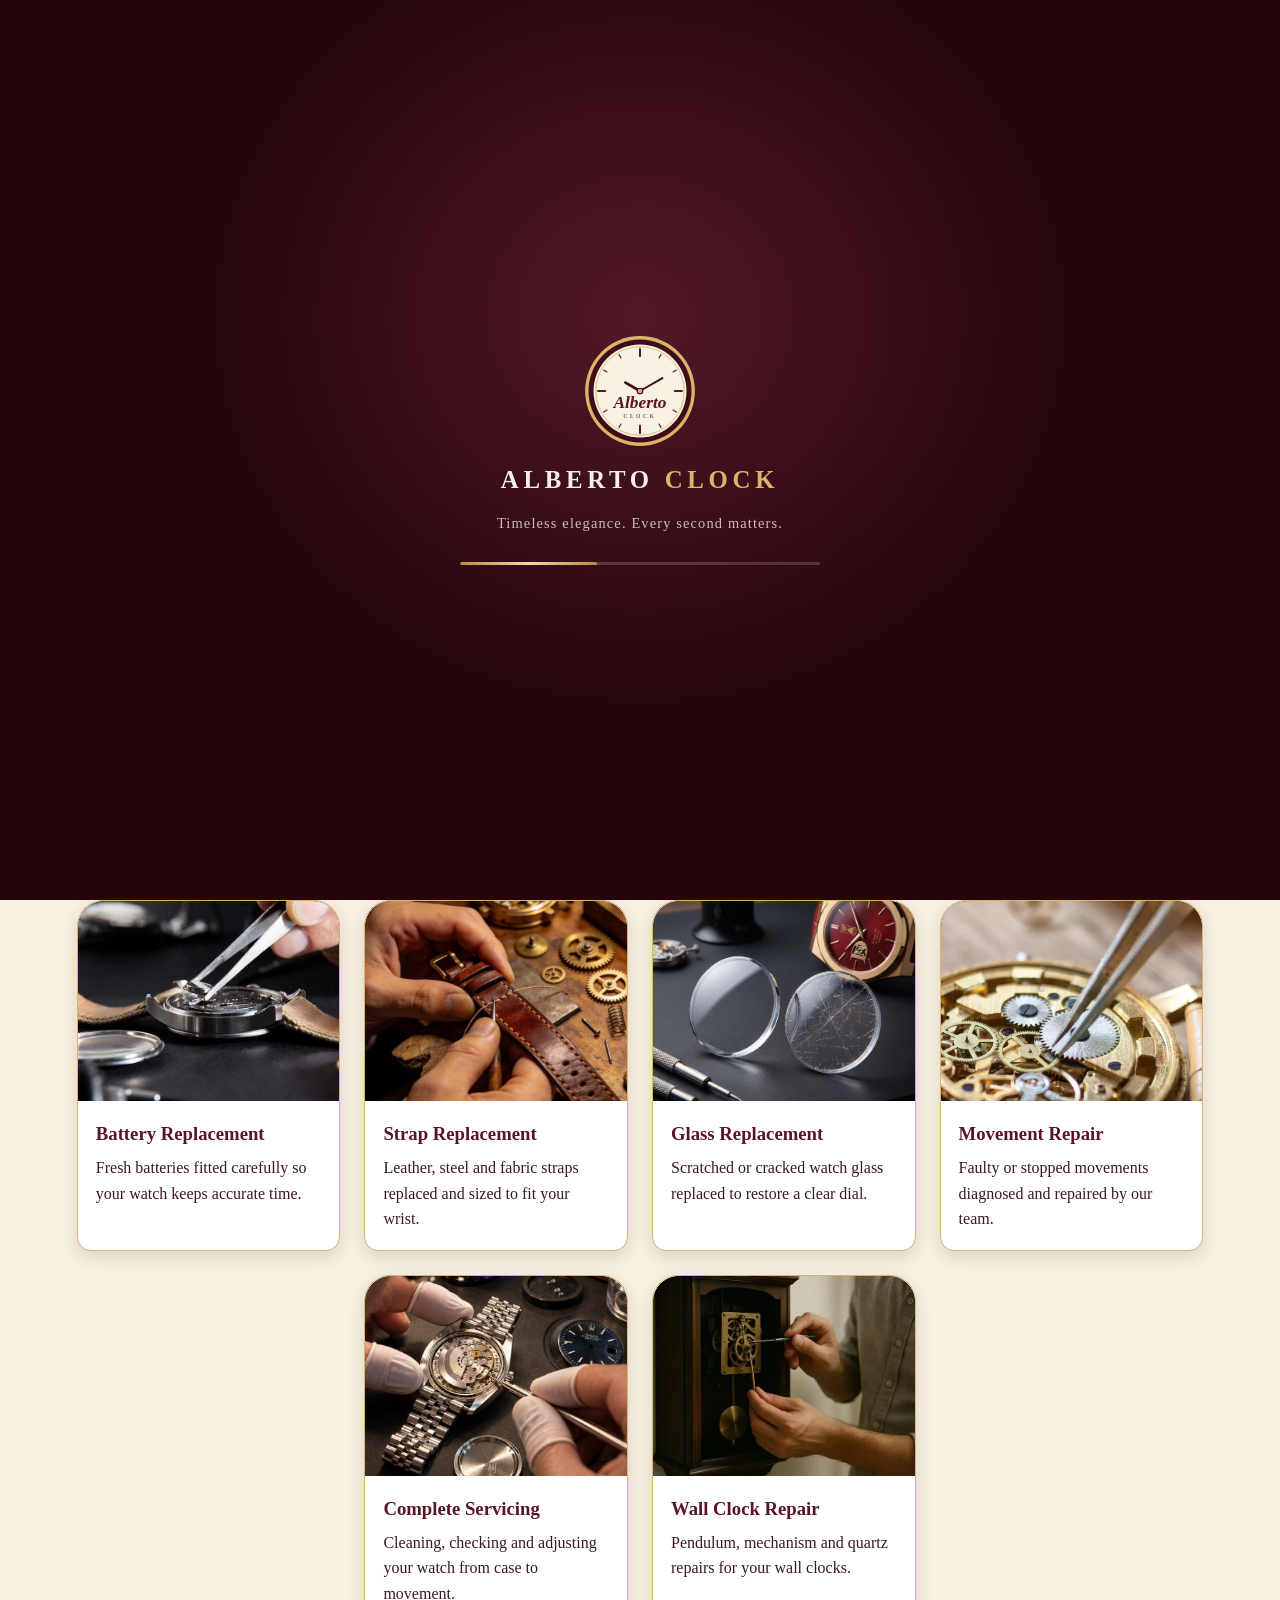
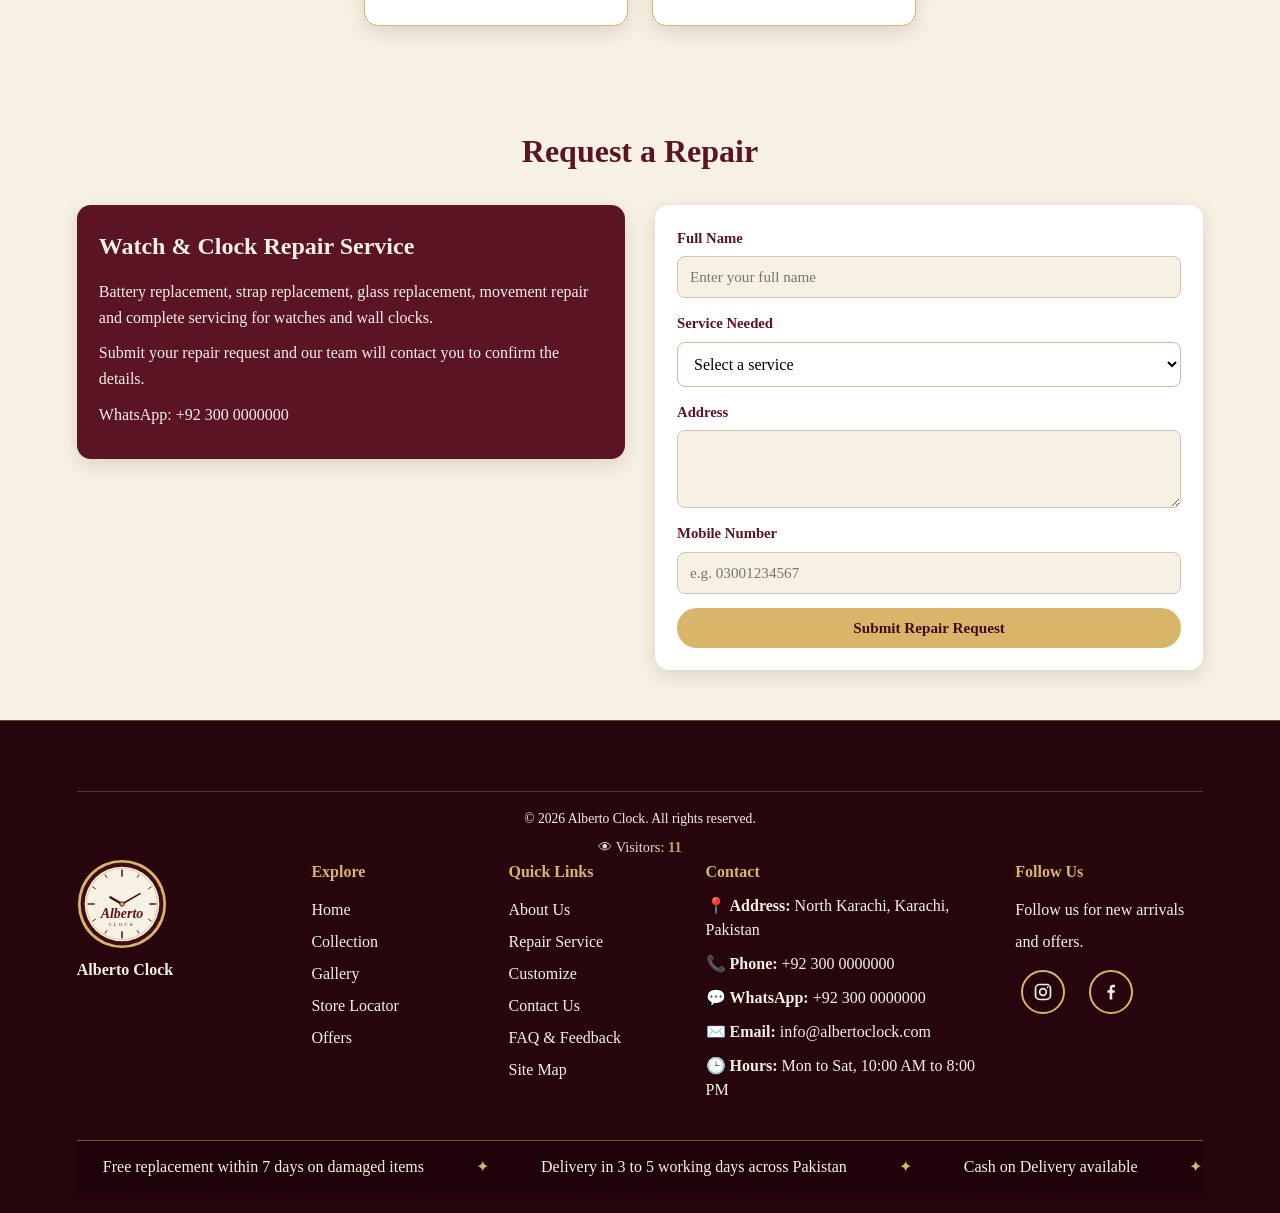
<file: repair.html>
<!DOCTYPE html>
<html lang="en">
<head>
  <meta charset="UTF-8">
  <meta name="viewport" content="width=device-width, initial-scale=1.0, viewport-fit=cover">
  <title>Alberto Clock | Repair</title>
  <link rel="stylesheet" href="css/style.css">
  <script src="js/jquery-3.6.0.min.js"></script>
</head>
<body data-page="repair">

<!-- One-time 5-second branded website preloader -->
<div id="splash" aria-label="Alberto Clock loading">
  <div class="splash-inner">
    <span class="logo-wrap" data-logo></span>
    <div class="splash-brand">ALBERTO <span>CLOCK</span></div>
    <p>Timeless elegance. Every second matters.</p>
    <div class="loading-line" role="progressbar" aria-label="Website loading"></div>
  </div>
</div>

<!-- Header -->
<header class="site-header">
  <div class="header-inner">
    <a href="index.html" class="brand" data-go="home"><span class="logo-wrap" data-logo></span><span>Alberto Clock</span></a>
    <button class="menu-toggle" id="menu-toggle" type="button" aria-label="Open navigation menu" aria-expanded="false"><span></span><span></span><span></span></button>
    <nav class="nav" id="main-nav">
      <a href="index.html" data-go="home" data-nav="home">Home</a>
      <a href="about.html" data-go="about" data-nav="about">About Us</a>
      <a href="collection.html" data-go="collection" data-nav="collection">Collection</a>
      <a href="gallery.html" data-go="gallery" data-nav="gallery">Gallery</a>
      <a href="stores.html" data-go="stores" data-nav="stores">Store Locator</a>
      <a href="offers.html" data-go="offers" data-nav="offers">Offers</a>
      <a href="repair.html" data-go="repair" data-nav="repair">Repair</a>
      <a href="customize.html" data-go="customize" data-nav="customize">Customize</a>
      <a href="faq.html" data-go="faq" data-nav="faq">FAQ &amp; Feedback</a>
      <a href="contact.html" data-go="contact" data-nav="contact">Contact</a>
      <a href="wishlist.html" data-go="wishlist" data-nav="wishlist" class="wishlist-nav" aria-label="Wishlist"><span class="wish-heart" aria-hidden="true">♡</span><span>Wishlist</span><span class="cart-count" id="wish-count">0</span></a>
      <a href="cart.html" data-go="cart" data-nav="cart" aria-label="Cart">🛒 <span class="cart-count" id="cart-count">0</span></a>
    </nav>
  </div>
</header>

<div hidden>
  <video id="hero-video" autoplay muted loop playsinline preload="auto"></video>
</div>

<main>

<!-- ============ REPAIR ============ -->
<section class="page active" id="page-repair">
  <div class="page-banner"><h1>Repair Service</h1><p class="slogan">Precision restored. Every second matters.</p><p class="sub">Expert care for your watches and wall clocks</p></div>
  <section class="section">
    <h2 class="section-title">Services We Offer</h2>
    <div class="service-grid"><div class="service-card reveal"><div class="s-img"><img data-img="repair_battery" alt="Battery Replacement" loading="lazy"></div><div class="s-body"><h3>Battery Replacement</h3><p>Fresh batteries fitted carefully so your watch keeps accurate time.</p></div></div><div class="service-card reveal"><div class="s-img"><img data-img="repair_strap" alt="Strap Replacement" loading="lazy"></div><div class="s-body"><h3>Strap Replacement</h3><p>Leather, steel and fabric straps replaced and sized to fit your wrist.</p></div></div><div class="service-card reveal"><div class="s-img"><img data-img="repair_glass" alt="Glass Replacement" loading="lazy"></div><div class="s-body"><h3>Glass Replacement</h3><p>Scratched or cracked watch glass replaced to restore a clear dial.</p></div></div><div class="service-card reveal"><div class="s-img"><img data-img="repair_movement" alt="Movement Repair" loading="lazy"></div><div class="s-body"><h3>Movement Repair</h3><p>Faulty or stopped movements diagnosed and repaired by our team.</p></div></div><div class="service-card reveal"><div class="s-img"><img data-img="repair_servicing" alt="Complete Servicing" loading="lazy"></div><div class="s-body"><h3>Complete Servicing</h3><p>Cleaning, checking and adjusting your watch from case to movement.</p></div></div><div class="service-card reveal"><div class="s-img"><img data-img="repair_wall" alt="Wall Clock Repair" loading="lazy"></div><div class="s-body"><h3>Wall Clock Repair</h3><p>Pendulum, mechanism and quartz repairs for your wall clocks.</p></div></div></div>
  </section>
  <section class="section">
    <h2 class="section-title">Request a Repair</h2>
    <div class="two-col">
      <div class="info-box">
        <h2 style="margin-bottom:14px">Watch &amp; Clock Repair Service</h2>
        <p>Battery replacement, strap replacement, glass replacement, movement repair and complete servicing for watches and wall clocks.</p>
        <p>Submit your repair request and our team will contact you to confirm the details.</p>
        <p>WhatsApp: +92 300 0000000</p>
      </div>
      <div class="form-box">
        <form id="repair-form" novalidate>
          <div class="form-group">
            <label for="r-name">Full Name</label>
            <input id="r-name" type="text" placeholder="Enter your full name">
            <span class="error" id="r-e-name">Please enter your name</span>
            </div>
          <div class="form-group">
            <label for="r-service">Service Needed</label>
            <select id="r-service">
              <option value="">Select a service</option>
              <option>Battery Replacement</option><option>Strap Replacement</option><option>Glass Replacement</option>
              <option>Movement Repair</option><option>Complete Servicing</option><option>Wall Clock Repair</option>
            </select>
            <span class="error" id="r-e-service">Please select a service</span>
            </div>
          <div class="form-group">
            <label for="r-address">Address</label>
            <textarea id="r-address" rows="3" placeholder="Your complete address">
            </textarea>
            <span class="error" id="r-e-address">Please enter your complete address</span>
            </div>
          <div class="form-group">
            <label for="r-phone">Mobile Number</label>
            <input id="r-phone" type="tel" maxlength="11" placeholder="e.g. 03001234567">
            <span class="error" id="r-e-phone">Please enter a valid mobile number (e.g. 03001234567)</span>
            </div>
          <button type="submit" class="btn btn-block">Submit Repair Request</button>
        </form>
      </div>
    </div>
  </section>
</section>

</main>

<div class="cform-overlay" id="contact-modal"><div class="cform-box"><button class="cform-close" id="close-contact-form" type="button" aria-label="Close">&times;</button><h2>✉️ Send Us a Message</h2><form id="contact-form" novalidate>
          <div class="form-group">
            <label for="ct-name">Full Name</label>
            <input id="ct-name" type="text" placeholder="Enter your full name">
            <span class="error" id="ct-e-name">Please enter your name</span>
            </div>
          <div class="form-group">
            <label for="ct-email">Email Address</label>
            <input id="ct-email" type="email" placeholder="you@example.com">
            <span class="error" id="ct-e-email">Please enter a valid email address</span>
            </div>
          <div class="form-group">
            <label for="ct-phone">Mobile Number</label>
            <input id="ct-phone" type="tel" maxlength="11" placeholder="e.g. 03001234567">
            <span class="error" id="ct-e-phone">Please enter a valid mobile number (e.g. 03001234567)</span>
            </div>
          <div class="form-group">
            <label for="ct-msg">Message</label>
            <textarea id="ct-msg" rows="4" placeholder="How can we help you?">
            </textarea>
            <span class="error" id="ct-e-msg">Please enter a message of at least 5 characters</span>
            </div>
          <button type="submit" class="btn btn-block">Send Message</button>
        </form></div></div>

<!-- ============ CUSTOMIZE POPUPS ============ -->
<div class="cform-overlay cz-modal" id="cz-watch-modal" role="dialog" aria-modal="true" aria-labelledby="cz-w-title"><div class="cform-box">
  <button class="cform-close" type="button" data-cz-close aria-label="Close">&times;</button>
  <h2 id="cz-w-title">⌚ Customize Your Watch</h2>
  <p class="cz-sub">Design it your way. We will call you to confirm price and delivery time.</p>
  <div class="cz-preview" aria-hidden="true">
    <svg id="cz-w-prev" viewBox="0 0 200 200" xmlns="http://www.w3.org/2000/svg" style="--strap:#3b2a20;--case:#d9b56a;--dial:#1c1c1c;--hand:#f7f1e3">
      <rect x="76" y="2" width="48" height="62" rx="12" fill="var(--strap)"/>
      <rect x="76" y="136" width="48" height="62" rx="12" fill="var(--strap)"/>
      <g stroke="rgba(0,0,0,.25)" stroke-width="1.5"><line x1="84" y1="14" x2="116" y2="14"/><line x1="84" y1="26" x2="116" y2="26"/><line x1="84" y1="38" x2="116" y2="38"/><line x1="84" y1="162" x2="116" y2="162"/><line x1="84" y1="174" x2="116" y2="174"/><line x1="84" y1="186" x2="116" y2="186"/></g>
      <circle cx="100" cy="100" r="56" fill="var(--case)"/>
      <circle cx="100" cy="100" r="48" fill="var(--dial)" stroke="rgba(255,255,255,.25)" stroke-width="1.5"/>
      <g stroke="var(--hand)" stroke-width="2.5" stroke-linecap="round"><line x1="100" y1="58" x2="100" y2="66"/><line x1="100" y1="134" x2="100" y2="142"/><line x1="58" y1="100" x2="66" y2="100"/><line x1="134" y1="100" x2="142" y2="100"/></g>
      <line x1="100" y1="100" x2="100" y2="73" stroke="var(--hand)" stroke-width="4" stroke-linecap="round"/>
      <line x1="100" y1="100" x2="124" y2="112" stroke="var(--hand)" stroke-width="3" stroke-linecap="round"/>
      <circle cx="100" cy="100" r="4" fill="var(--case)"/>
      <rect x="156" y="94" width="9" height="12" rx="3" fill="var(--case)"/>
    </svg>
  </div>
  <form id="cz-watch-form" novalidate>
    <div class="cz-sec">1. Watch Style</div>
    <div class="form-group"><span class="cz-lab">Watch for</span>
      <div class="cz-opts">
        <label class="cz-opt"><input type="radio" name="w-for" value="Men" checked><span>Men</span></label>
        <label class="cz-opt"><input type="radio" name="w-for" value="Women"><span>Women</span></label>
        <label class="cz-opt"><input type="radio" name="w-for" value="Unisex"><span>Unisex</span></label>
      </div></div>
    <div class="form-group"><span class="cz-lab">Dial colour</span>
      <div class="cz-sws" data-var="dial">
        <label class="cz-sw"><input type="radio" name="w-dial" value="Black" data-c="#1c1c1c" data-h="#f7f1e3" checked><i style="background:#1c1c1c"></i><em>Black</em></label>
        <label class="cz-sw"><input type="radio" name="w-dial" value="White" data-c="#f7f4ec" data-h="#3f0d19"><i style="background:#f7f4ec"></i><em>White</em></label>
        <label class="cz-sw"><input type="radio" name="w-dial" value="Burgundy" data-c="#5a1424" data-h="#f7f1e3"><i style="background:#5a1424"></i><em>Burgundy</em></label>
        <label class="cz-sw"><input type="radio" name="w-dial" value="Navy Blue" data-c="#1d2f5a" data-h="#f7f1e3"><i style="background:#1d2f5a"></i><em>Navy</em></label>
        <label class="cz-sw"><input type="radio" name="w-dial" value="Emerald Green" data-c="#1f4d3a" data-h="#f7f1e3"><i style="background:#1f4d3a"></i><em>Emerald</em></label>
        <label class="cz-sw"><input type="radio" name="w-dial" value="Champagne" data-c="#e8d5a8" data-h="#3f0d19"><i style="background:#e8d5a8"></i><em>Champagne</em></label>
      </div></div>
    <div class="form-group"><label for="w-dialtext">Text or name on dial <small>(optional)</small></label><input id="w-dialtext" type="text" maxlength="20" placeholder="e.g. your name or brand"></div>

    <div class="cz-sec">2. Case &amp; Strap</div>
    <div class="form-group"><span class="cz-lab">Case material</span>
      <div class="cz-opts" data-var="case">
        <label class="cz-opt"><input type="radio" name="w-case" value="Stainless Steel" data-c="#c4c8cc" checked><span>Stainless Steel</span></label>
        <label class="cz-opt"><input type="radio" name="w-case" value="Gold Plated" data-c="#d9b56a"><span>Gold Plated</span></label>
        <label class="cz-opt"><input type="radio" name="w-case" value="Rose Gold Plated" data-c="#c98b7c"><span>Rose Gold Plated</span></label>
        <label class="cz-opt"><input type="radio" name="w-case" value="Black Steel" data-c="#2b2b2e"><span>Black Steel</span></label>
      </div></div>
    <div class="form-group"><span class="cz-lab">Strap type</span>
      <div class="cz-opts">
        <label class="cz-opt"><input type="radio" name="w-strap" value="Leather" checked><span>Leather</span></label>
        <label class="cz-opt"><input type="radio" name="w-strap" value="Steel Chain"><span>Steel Chain</span></label>
        <label class="cz-opt"><input type="radio" name="w-strap" value="Rubber"><span>Rubber</span></label>
        <label class="cz-opt"><input type="radio" name="w-strap" value="Fabric / NATO"><span>Fabric / NATO</span></label>
      </div></div>
    <div class="form-group"><span class="cz-lab">Strap colour</span>
      <div class="cz-sws" data-var="strap">
        <label class="cz-sw"><input type="radio" name="w-scol" value="Black" data-c="#1c1c1c"><i style="background:#1c1c1c"></i><em>Black</em></label>
        <label class="cz-sw"><input type="radio" name="w-scol" value="Dark Brown" data-c="#3b2a20" checked><i style="background:#3b2a20"></i><em>Dark Brown</em></label>
        <label class="cz-sw"><input type="radio" name="w-scol" value="Tan" data-c="#b07a45"><i style="background:#b07a45"></i><em>Tan</em></label>
        <label class="cz-sw"><input type="radio" name="w-scol" value="Burgundy" data-c="#5a1424"><i style="background:#5a1424"></i><em>Burgundy</em></label>
        <label class="cz-sw"><input type="radio" name="w-scol" value="Navy Blue" data-c="#1d2f5a"><i style="background:#1d2f5a"></i><em>Navy</em></label>
        <label class="cz-sw"><input type="radio" name="w-scol" value="Silver" data-c="#c4c8cc"><i style="background:#c4c8cc"></i><em>Silver</em></label>
        <label class="cz-sw"><input type="radio" name="w-scol" value="Gold" data-c="#d9b56a"><i style="background:#d9b56a"></i><em>Gold</em></label>
        <label class="cz-sw"><input type="radio" name="w-scol" value="Rose Gold" data-c="#c98b7c"><i style="background:#c98b7c"></i><em>Rose Gold</em></label>
      </div></div>
    <div class="cz-row">
      <div class="form-group"><label for="w-size">Case size</label>
        <select id="w-size"><option>28 mm</option><option>32 mm</option><option>36 mm</option><option selected>40 mm</option><option>42 mm</option><option>44 mm</option></select></div>
      <div class="form-group"><label for="w-qty">Quantity</label><input id="w-qty" type="number" min="1" max="100" value="1"></div>
    </div>
    <div class="form-group"><label for="w-engrave">Back engraving <small>(optional)</small></label><input id="w-engrave" type="text" maxlength="30" placeholder="Name, date or short message"></div>

    <div class="cz-sec">3. Your Details</div>
    <div class="cz-row">
      <div class="form-group"><label for="w-name">Full Name</label><input id="w-name" type="text" placeholder="Enter your full name"><span class="error" id="w-e-name">Please enter your name</span></div>
      <div class="form-group"><label for="w-phone">Mobile Number</label><input id="w-phone" type="tel" maxlength="11" placeholder="e.g. 03001234567"><span class="error" id="w-e-phone">Please enter a valid mobile number (e.g. 03001234567)</span></div>
    </div>
    <div class="form-group"><label for="w-address">Address</label><textarea id="w-address" rows="2" placeholder="Your complete delivery address"></textarea><span class="error" id="w-e-address">Please enter your complete address</span></div>
    <div class="form-group"><label for="w-notes">Extra ideas or notes <small>(optional)</small></label><textarea id="w-notes" rows="2" placeholder="Anything else you would like us to know"></textarea></div>
    <button type="submit" class="btn btn-block">Submit Watch Request</button>
    <p class="cz-note">No payment now. We will contact you to confirm the final price.</p>
  </form>
</div></div>

<div class="cform-overlay cz-modal" id="cz-wall-modal" role="dialog" aria-modal="true" aria-labelledby="cz-c-title"><div class="cform-box">
  <button class="cform-close" type="button" data-cz-close aria-label="Close">&times;</button>
  <h2 id="cz-c-title">🕰️ Customize Your Wall Clock</h2>
  <p class="cz-sub">Wood, steel or both. Made to fit your wall and your taste.</p>
  <div class="cz-preview" aria-hidden="true">
    <svg id="cz-c-prev" viewBox="0 0 200 200" xmlns="http://www.w3.org/2000/svg" style="--frame:#5b3a29;--face:#f7f1e3;--ink:#3f0d19;--ring:#d9b56a">
      <defs><pattern id="czgrain" width="8" height="8" patternUnits="userSpaceOnUse"><path d="M0 2 Q4 0 8 2 M0 6 Q4 4 8 6" stroke="rgba(0,0,0,.18)" stroke-width="1" fill="none"/></pattern></defs>
      <circle id="cz-sh-round" cx="100" cy="100" r="94" fill="var(--frame)"/>
      <rect id="cz-sh-square" class="cz-hide" x="8" y="8" width="184" height="184" rx="14" fill="var(--frame)"/>
      <polygon id="cz-sh-oct" class="cz-hide" points="60,6 140,6 194,60 194,140 140,194 60,194 6,140 6,60" fill="var(--frame)"/>
      <g id="cz-grain"><circle cx="100" cy="100" r="94" fill="url(#czgrain)"/></g>
      <circle cx="100" cy="100" r="68" fill="var(--ring)"/>
      <circle cx="100" cy="100" r="65" fill="var(--face)"/>
      <g id="cz-nums" font-family="Georgia,serif" font-size="13" font-weight="bold" fill="var(--ink)" text-anchor="middle">
        <text x="100" y="47">XII</text><text x="154" y="105">III</text><text x="100" y="164">VI</text><text x="46" y="105">IX</text>
      </g>
      <g id="cz-dots" class="cz-hide" fill="var(--ink)"><circle cx="100" cy="42" r="3"/><circle cx="158" cy="100" r="3"/><circle cx="100" cy="158" r="3"/><circle cx="42" cy="100" r="3"/></g>
      <text id="cz-ctext" x="100" y="126" text-anchor="middle" font-family="Georgia,serif" font-style="italic" font-size="9" fill="var(--ink)"></text>
      <line x1="100" y1="100" x2="100" y2="62" stroke="var(--ink)" stroke-width="4" stroke-linecap="round"/>
      <line x1="100" y1="100" x2="128" y2="114" stroke="var(--ink)" stroke-width="3" stroke-linecap="round"/>
      <circle cx="100" cy="100" r="4" fill="var(--ring)" stroke="var(--ink)" stroke-width="1.5"/>
    </svg>
  </div>
  <form id="cz-wall-form" novalidate>
    <div class="cz-sec">1. Material</div>
    <div class="form-group"><div class="cz-tiles" id="c-mat">
      <label class="cz-tile"><input type="radio" name="c-mat" value="Wood" checked><span><b>🪵</b>Wood</span></label>
      <label class="cz-tile"><input type="radio" name="c-mat" value="Steel"><span><b>🔩</b>Steel</span></label>
      <label class="cz-tile"><input type="radio" name="c-mat" value="Wood + Steel"><span><b>✨</b>Wood + Steel</span></label>
    </div></div>
    <div class="form-group" id="c-wood-box"><span class="cz-lab">Wood type</span>
      <div class="cz-sws">
        <label class="cz-sw"><input type="radio" name="c-wood" value="Walnut" data-c="#5b3a29" checked><i style="background:#5b3a29"></i><em>Walnut</em></label>
        <label class="cz-sw"><input type="radio" name="c-wood" value="Oak" data-c="#b98b52"><i style="background:#b98b52"></i><em>Oak</em></label>
        <label class="cz-sw"><input type="radio" name="c-wood" value="Teak" data-c="#8a5a2b"><i style="background:#8a5a2b"></i><em>Teak</em></label>
        <label class="cz-sw"><input type="radio" name="c-wood" value="Mahogany" data-c="#4a1f1a"><i style="background:#4a1f1a"></i><em>Mahogany</em></label>
        <label class="cz-sw"><input type="radio" name="c-wood" value="Ebony Black" data-c="#1f1a17"><i style="background:#1f1a17"></i><em>Ebony</em></label>
      </div></div>
    <div class="form-group cz-hide" id="c-steel-box"><span class="cz-lab">Steel finish</span>
      <div class="cz-sws">
        <label class="cz-sw"><input type="radio" name="c-steel" value="Brushed Silver" data-c="#b9bcc0" checked><i style="background:#b9bcc0"></i><em>Brushed</em></label>
        <label class="cz-sw"><input type="radio" name="c-steel" value="Polished Chrome" data-c="#dfe3e8"><i style="background:#dfe3e8"></i><em>Chrome</em></label>
        <label class="cz-sw"><input type="radio" name="c-steel" value="Black Steel" data-c="#2a2c30"><i style="background:#2a2c30"></i><em>Black</em></label>
        <label class="cz-sw"><input type="radio" name="c-steel" value="Gold Finish" data-c="#d1a954"><i style="background:#d1a954"></i><em>Gold</em></label>
        <label class="cz-sw"><input type="radio" name="c-steel" value="Rose Gold Finish" data-c="#b76e79"><i style="background:#b76e79"></i><em>Rose Gold</em></label>
      </div></div>

    <div class="cz-sec">2. Shape, Size &amp; Dial</div>
    <div class="form-group"><span class="cz-lab">Shape</span>
      <div class="cz-opts">
        <label class="cz-opt"><input type="radio" name="c-shape" value="Round" checked><span>Round</span></label>
        <label class="cz-opt"><input type="radio" name="c-shape" value="Square"><span>Square</span></label>
        <label class="cz-opt"><input type="radio" name="c-shape" value="Octagon"><span>Octagon</span></label>
      </div></div>
    <div class="cz-row">
      <div class="form-group"><label for="c-size">Size (diameter)</label>
        <select id="c-size"><option>12 inch</option><option>16 inch</option><option selected>20 inch</option><option>24 inch</option><option>30 inch</option><option>36 inch</option></select></div>
      <div class="form-group"><label for="c-qty">Quantity</label><input id="c-qty" type="number" min="1" max="100" value="1"></div>
    </div>
    <div class="form-group"><span class="cz-lab">Dial style</span>
      <div class="cz-opts">
        <label class="cz-opt"><input type="radio" name="c-dial" value="Roman Numerals" checked><span>Roman</span></label>
        <label class="cz-opt"><input type="radio" name="c-dial" value="Numeric (1 to 12)"><span>Numeric</span></label>
        <label class="cz-opt"><input type="radio" name="c-dial" value="Minimal (no numbers)"><span>Minimal</span></label>
      </div></div>
    <div class="cz-row">
      <div class="form-group"><span class="cz-lab">Pendulum</span>
        <div class="cz-opts">
          <label class="cz-opt"><input type="radio" name="c-pend" value="Yes"><span>Yes</span></label>
          <label class="cz-opt"><input type="radio" name="c-pend" value="No" checked><span>No</span></label>
        </div></div>
      <div class="form-group"><label for="c-engrave">Name or text <small>(optional)</small></label><input id="c-engrave" type="text" maxlength="24" placeholder="e.g. Khan Family"></div>
    </div>

    <div class="cz-sec">3. Your Details</div>
    <div class="cz-row">
      <div class="form-group"><label for="cz-c-name">Full Name</label><input id="cz-c-name" type="text" placeholder="Enter your full name"><span class="error" id="cz-c-e-name">Please enter your name</span></div>
      <div class="form-group"><label for="cz-c-phone">Mobile Number</label><input id="cz-c-phone" type="tel" maxlength="11" placeholder="e.g. 03001234567"><span class="error" id="cz-c-e-phone">Please enter a valid mobile number (e.g. 03001234567)</span></div>
    </div>
    <div class="form-group"><label for="cz-c-address">Address</label><textarea id="cz-c-address" rows="2" placeholder="Your complete delivery address"></textarea><span class="error" id="cz-c-e-address">Please enter your complete address</span></div>
    <div class="form-group"><label for="c-notes">Extra ideas or notes <small>(optional)</small></label><textarea id="c-notes" rows="2" placeholder="Anything else you would like us to know"></textarea></div>
    <button type="submit" class="btn btn-block">Submit Wall Clock Request</button>
    <p class="cz-note">No payment now. We will contact you to confirm the final price.</p>
  </form>
</div></div>

<div class="popup-overlay" id="cz-popup">
  <div class="popup-box">
    <h3>Request Received!</h3>
    <p>Thank you! Our team will contact you shortly to confirm your custom design.</p>
    <span class="cz-ref" id="cz-ref">ALB-000000</span>
    <p style="font-size:.85rem">Keep this reference number for follow up.</p><br>
    <div class="cz-pop-actions"><a class="btn" id="cz-wa" href="#" target="_blank" rel="noopener">Send on WhatsApp</a><button class="btn btn-outline" id="cz-ok" type="button">OK</button></div>
  </div>
</div>


<!-- Gallery lightbox -->
<div class="lightbox" id="lightbox">
  <button class="close" id="lb-close" aria-label="Close">&times;</button>
  <div class="big-pic" id="lb-pic"></div>
  <div class="big-name" id="lb-name"></div>
</div>


<!-- Footer -->
<footer class="site-footer">
  <div class="footer-ticker" aria-label="Store announcements"><div class="ticker-track"><span>Free replacement within 7 days on damaged items</span><span>Delivery in 3 to 5 working days across Pakistan</span><span>Cash on Delivery available</span><span>Six offers live: BOGO, HALF50, OFF10, OFF20, OFF30 and OFF40</span><span>Repair service for watches and wall clocks</span><span>Free replacement within 7 days on damaged items</span><span>Delivery in 3 to 5 working days across Pakistan</span><span>Cash on Delivery available</span><span>Six offers live: BOGO, HALF50, OFF10, OFF20, OFF30 and OFF40</span><span>Repair service for watches and wall clocks</span></div></div>
  <div class="footer-grid">
    <div class="footer-logo"><span class="logo-wrap" data-logo></span><strong>Alberto Clock</strong></div>
    <div><h4>Explore</h4><ul><li><a href="index.html" data-go="home">Home</a></li><li><a href="collection.html" data-go="collection">Collection</a></li><li><a href="gallery.html" data-go="gallery">Gallery</a></li><li><a href="stores.html" data-go="stores">Store Locator</a></li><li><a href="offers.html" data-go="offers">Offers</a></li></ul></div>
    <div><h4>Quick Links</h4><ul><li><a href="about.html" data-go="about">About Us</a></li><li><a href="repair.html" data-go="repair">Repair Service</a></li><li><a href="customize.html" data-go="customize">Customize</a></li><li><a href="contact.html" data-go="contact">Contact Us</a></li><li><a href="faq.html" data-go="faq">FAQ &amp; Feedback</a></li><li><a href="sitemap.html" data-go="sitemap">Site Map</a></li></ul></div>
    <div>
      <h4>Contact</h4>
      <ul class="contact-list">
        <li>📍 <strong>Address:</strong> North Karachi, Karachi, Pakistan</li>
        <li>📞 <strong>Phone:</strong> <a href="tel:+923000000000">+92 300 0000000</a></li>
        <li>💬 <strong>WhatsApp:</strong> <a href="https://wa.me/923000000000" target="_blank" rel="noopener">+92 300 0000000</a></li>
        <li>✉️ <strong>Email:</strong> <a href="mailto:info@albertoclock.com">info@albertoclock.com</a></li>
        <li>🕒 <strong>Hours:</strong> Mon to Sat, 10:00 AM to 8:00 PM</li>
      </ul>
    </div>
    <div>
      <h4>Follow Us</h4>
      <p>Follow us for new arrivals and offers.</p>
      <p class="social">
        <a href="https://instagram.com/albertoclock" target="_blank" rel="noopener" aria-label="Instagram"><svg viewBox="0 0 24 24" width="22" height="22" fill="none" stroke="currentColor" stroke-width="2" aria-hidden="true"><rect x="3" y="3" width="18" height="18" rx="5"/><circle cx="12" cy="12" r="4"/><circle cx="17.5" cy="6.5" r="1" fill="currentColor" stroke="none"/></svg></a>
        <a href="https://facebook.com/albertoclock" target="_blank" rel="noopener" aria-label="Facebook"><svg viewBox="0 0 24 24" width="22" height="22" fill="currentColor" aria-hidden="true"><path d="M13.5 21v-8h2.7l.4-3.2h-3.1V7.8c0-.9.3-1.5 1.6-1.5h1.7V3.4c-.3 0-1.3-.1-2.4-.1-2.4 0-4 1.5-4 4.1v2.4H7.7V13h2.7v8z"/></svg></a>
      </p>
    </div>
  </div>
  <p class="copyright">&copy; 2026 Alberto Clock. All rights reserved.<br><span class="visitor-count">👁 Visitors: <strong id="visitor-count">…</strong></span></p>
</footer>

<!-- Chat bot -->
<button id="chat-btn">💬 Chat Bot</button>
<div id="chat-box">
  <div id="chat-head">💬 Alberto Clock Assistant</div>
  <div id="chat-log"></div>
  <div id="chat-emojis"><button type="button" aria-label="Emoji 😀">😀</button><button type="button" aria-label="Emoji 😊">😊</button><button type="button" aria-label="Emoji 👍">👍</button><button type="button" aria-label="Emoji 🙏">🙏</button><button type="button" aria-label="Emoji ❤️">❤️</button><button type="button" aria-label="Emoji 🎉">🎉</button><button type="button" aria-label="Emoji ⌚">⌚</button><button type="button" aria-label="Emoji 🛒">🛒</button></div>
  <form id="chat-form">
    <input id="chat-input" type="text" placeholder="Type your question..." autocomplete="off">
    <button class="btn btn-small" type="submit">Send</button>
    </form>
</div>

<!-- Contact popup -->
<div class="popup-overlay" id="contact-popup">
  <div class="popup-box">
    <h3>Thank You!</h3>
    <p>We have received your message and will get back to you shortly.</p><br>
    <button class="btn" id="contact-ok">OK</button>
  </div>
</div>

<!-- Repair popup -->
<div class="popup-overlay" id="repair-popup">
  <div class="popup-box">
    <h3>Request Received!</h3>
    <p>Your repair request has been received. Our team will contact you shortly.</p><br>
    <button class="btn" id="repair-ok">OK</button>
  </div>
</div>

<script src="js/media.js"></script>
<script src="js/main.js"></script>
<script src="js/customize.js"></script>
</body>
</html>
</file>
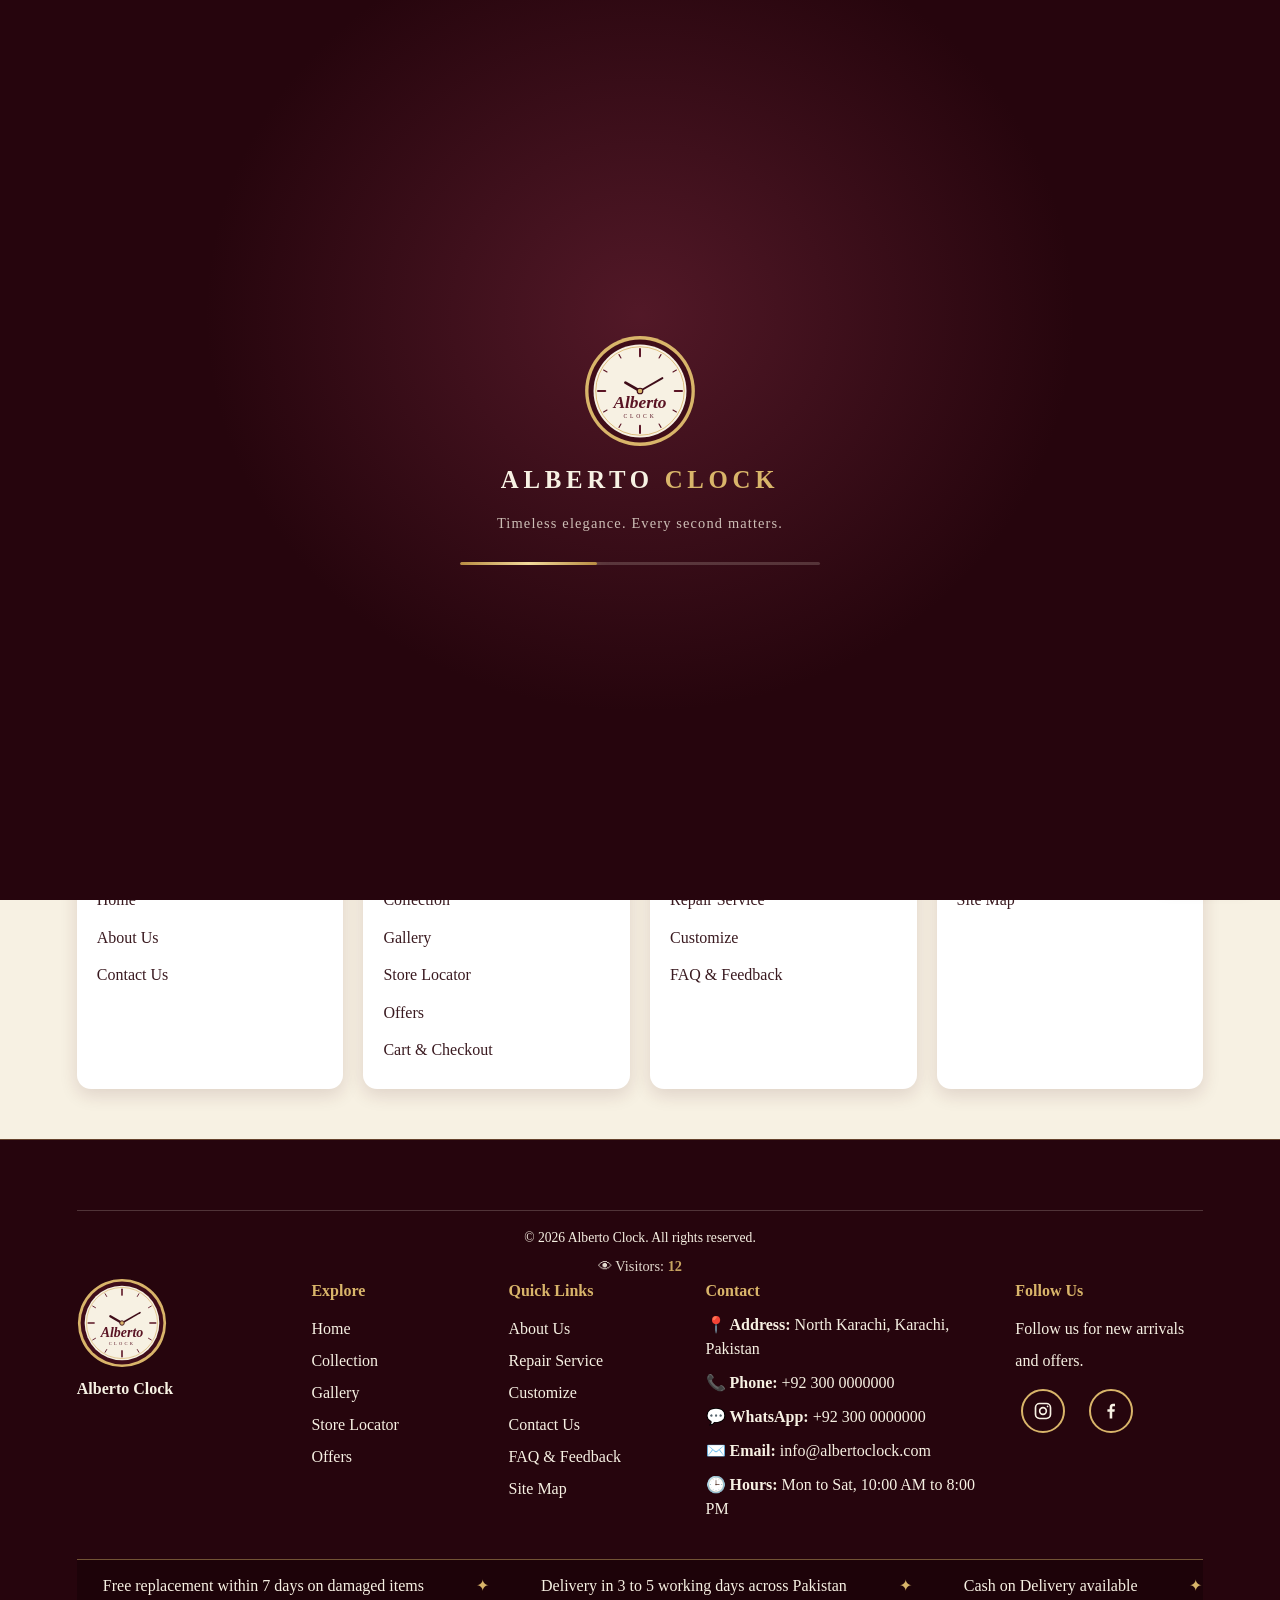
<file: sitemap.html>
<!DOCTYPE html>
<html lang="en">
<head>
  <meta charset="UTF-8">
  <meta name="viewport" content="width=device-width, initial-scale=1.0, viewport-fit=cover">
  <title>Alberto Clock | Site Map</title>
  <link rel="stylesheet" href="css/style.css">
  <script src="js/jquery-3.6.0.min.js"></script>
</head>
<body data-page="sitemap">

<!-- One-time 5-second branded website preloader -->
<div id="splash" aria-label="Alberto Clock loading">
  <div class="splash-inner">
    <span class="logo-wrap" data-logo></span>
    <div class="splash-brand">ALBERTO <span>CLOCK</span></div>
    <p>Timeless elegance. Every second matters.</p>
    <div class="loading-line" role="progressbar" aria-label="Website loading"></div>
  </div>
</div>

<!-- Header -->
<header class="site-header">
  <div class="header-inner">
    <a href="index.html" class="brand" data-go="home"><span class="logo-wrap" data-logo></span><span>Alberto Clock</span></a>
    <button class="menu-toggle" id="menu-toggle" type="button" aria-label="Open navigation menu" aria-expanded="false"><span></span><span></span><span></span></button>
    <nav class="nav" id="main-nav">
      <a href="index.html" data-go="home" data-nav="home">Home</a>
      <a href="about.html" data-go="about" data-nav="about">About Us</a>
      <a href="collection.html" data-go="collection" data-nav="collection">Collection</a>
      <a href="gallery.html" data-go="gallery" data-nav="gallery">Gallery</a>
      <a href="stores.html" data-go="stores" data-nav="stores">Store Locator</a>
      <a href="offers.html" data-go="offers" data-nav="offers">Offers</a>
      <a href="repair.html" data-go="repair" data-nav="repair">Repair</a>
      <a href="customize.html" data-go="customize" data-nav="customize">Customize</a>
      <a href="faq.html" data-go="faq" data-nav="faq">FAQ &amp; Feedback</a>
      <a href="contact.html" data-go="contact" data-nav="contact">Contact</a>
      <a href="wishlist.html" data-go="wishlist" data-nav="wishlist" class="wishlist-nav" aria-label="Wishlist"><span class="wish-heart" aria-hidden="true">♡</span><span>Wishlist</span><span class="cart-count" id="wish-count">0</span></a>
      <a href="cart.html" data-go="cart" data-nav="cart" aria-label="Cart">🛒 <span class="cart-count" id="cart-count">0</span></a>
    </nav>
  </div>
</header>

<div hidden>
  <video id="hero-video" autoplay muted loop playsinline preload="auto"></video>
</div>

<main>

<!-- ============ SITE MAP ============ -->
<section class="page active" id="page-sitemap">
  <div class="page-banner"><h1>Site Map</h1><p class="slogan">Explore Alberto Clock, one moment at a time.</p></div>
  <section class="section">
    <div class="sitemap">
      <div class="sitemap-card">
        <h3>Main</h3>
        <a href="index.html" data-go="home">Home</a>
        <a href="about.html" data-go="about">About Us</a>
        <a href="contact.html" data-go="contact">Contact Us</a>
        </div>
      <div class="sitemap-card">
        <h3>Shop</h3>
        <a href="collection.html" data-go="collection">Collection</a>
        <a href="gallery.html" data-go="gallery">Gallery</a>
        <a href="stores.html" data-go="stores">Store Locator</a>
        <a href="offers.html" data-go="offers">Offers</a>
        <a href="cart.html" data-go="cart">Cart &amp; Checkout</a>
        </div>
      <div class="sitemap-card">
        <h3>Service</h3>
        <a href="repair.html" data-go="repair">Repair Service</a>
        <a href="customize.html" data-go="customize">Customize</a>
        <a href="faq.html" data-go="faq">FAQ &amp; Feedback</a>
        </div>
      <div class="sitemap-card"><h3>Other</h3><a href="sitemap.html" data-go="sitemap">Site Map</a></div>
    </div>
  </section>
</section>

</main>

<div class="cform-overlay" id="contact-modal"><div class="cform-box"><button class="cform-close" id="close-contact-form" type="button" aria-label="Close">&times;</button><h2>✉️ Send Us a Message</h2><form id="contact-form" novalidate>
          <div class="form-group">
            <label for="ct-name">Full Name</label>
            <input id="ct-name" type="text" placeholder="Enter your full name">
            <span class="error" id="ct-e-name">Please enter your name</span>
            </div>
          <div class="form-group">
            <label for="ct-email">Email Address</label>
            <input id="ct-email" type="email" placeholder="you@example.com">
            <span class="error" id="ct-e-email">Please enter a valid email address</span>
            </div>
          <div class="form-group">
            <label for="ct-phone">Mobile Number</label>
            <input id="ct-phone" type="tel" maxlength="11" placeholder="e.g. 03001234567">
            <span class="error" id="ct-e-phone">Please enter a valid mobile number (e.g. 03001234567)</span>
            </div>
          <div class="form-group">
            <label for="ct-msg">Message</label>
            <textarea id="ct-msg" rows="4" placeholder="How can we help you?">
            </textarea>
            <span class="error" id="ct-e-msg">Please enter a message of at least 5 characters</span>
            </div>
          <button type="submit" class="btn btn-block">Send Message</button>
        </form></div></div>

<!-- ============ CUSTOMIZE POPUPS ============ -->
<div class="cform-overlay cz-modal" id="cz-watch-modal" role="dialog" aria-modal="true" aria-labelledby="cz-w-title"><div class="cform-box">
  <button class="cform-close" type="button" data-cz-close aria-label="Close">&times;</button>
  <h2 id="cz-w-title">⌚ Customize Your Watch</h2>
  <p class="cz-sub">Design it your way. We will call you to confirm price and delivery time.</p>
  <div class="cz-preview" aria-hidden="true">
    <svg id="cz-w-prev" viewBox="0 0 200 200" xmlns="http://www.w3.org/2000/svg" style="--strap:#3b2a20;--case:#d9b56a;--dial:#1c1c1c;--hand:#f7f1e3">
      <rect x="76" y="2" width="48" height="62" rx="12" fill="var(--strap)"/>
      <rect x="76" y="136" width="48" height="62" rx="12" fill="var(--strap)"/>
      <g stroke="rgba(0,0,0,.25)" stroke-width="1.5"><line x1="84" y1="14" x2="116" y2="14"/><line x1="84" y1="26" x2="116" y2="26"/><line x1="84" y1="38" x2="116" y2="38"/><line x1="84" y1="162" x2="116" y2="162"/><line x1="84" y1="174" x2="116" y2="174"/><line x1="84" y1="186" x2="116" y2="186"/></g>
      <circle cx="100" cy="100" r="56" fill="var(--case)"/>
      <circle cx="100" cy="100" r="48" fill="var(--dial)" stroke="rgba(255,255,255,.25)" stroke-width="1.5"/>
      <g stroke="var(--hand)" stroke-width="2.5" stroke-linecap="round"><line x1="100" y1="58" x2="100" y2="66"/><line x1="100" y1="134" x2="100" y2="142"/><line x1="58" y1="100" x2="66" y2="100"/><line x1="134" y1="100" x2="142" y2="100"/></g>
      <line x1="100" y1="100" x2="100" y2="73" stroke="var(--hand)" stroke-width="4" stroke-linecap="round"/>
      <line x1="100" y1="100" x2="124" y2="112" stroke="var(--hand)" stroke-width="3" stroke-linecap="round"/>
      <circle cx="100" cy="100" r="4" fill="var(--case)"/>
      <rect x="156" y="94" width="9" height="12" rx="3" fill="var(--case)"/>
    </svg>
  </div>
  <form id="cz-watch-form" novalidate>
    <div class="cz-sec">1. Watch Style</div>
    <div class="form-group"><span class="cz-lab">Watch for</span>
      <div class="cz-opts">
        <label class="cz-opt"><input type="radio" name="w-for" value="Men" checked><span>Men</span></label>
        <label class="cz-opt"><input type="radio" name="w-for" value="Women"><span>Women</span></label>
        <label class="cz-opt"><input type="radio" name="w-for" value="Unisex"><span>Unisex</span></label>
      </div></div>
    <div class="form-group"><span class="cz-lab">Dial colour</span>
      <div class="cz-sws" data-var="dial">
        <label class="cz-sw"><input type="radio" name="w-dial" value="Black" data-c="#1c1c1c" data-h="#f7f1e3" checked><i style="background:#1c1c1c"></i><em>Black</em></label>
        <label class="cz-sw"><input type="radio" name="w-dial" value="White" data-c="#f7f4ec" data-h="#3f0d19"><i style="background:#f7f4ec"></i><em>White</em></label>
        <label class="cz-sw"><input type="radio" name="w-dial" value="Burgundy" data-c="#5a1424" data-h="#f7f1e3"><i style="background:#5a1424"></i><em>Burgundy</em></label>
        <label class="cz-sw"><input type="radio" name="w-dial" value="Navy Blue" data-c="#1d2f5a" data-h="#f7f1e3"><i style="background:#1d2f5a"></i><em>Navy</em></label>
        <label class="cz-sw"><input type="radio" name="w-dial" value="Emerald Green" data-c="#1f4d3a" data-h="#f7f1e3"><i style="background:#1f4d3a"></i><em>Emerald</em></label>
        <label class="cz-sw"><input type="radio" name="w-dial" value="Champagne" data-c="#e8d5a8" data-h="#3f0d19"><i style="background:#e8d5a8"></i><em>Champagne</em></label>
      </div></div>
    <div class="form-group"><label for="w-dialtext">Text or name on dial <small>(optional)</small></label><input id="w-dialtext" type="text" maxlength="20" placeholder="e.g. your name or brand"></div>

    <div class="cz-sec">2. Case &amp; Strap</div>
    <div class="form-group"><span class="cz-lab">Case material</span>
      <div class="cz-opts" data-var="case">
        <label class="cz-opt"><input type="radio" name="w-case" value="Stainless Steel" data-c="#c4c8cc" checked><span>Stainless Steel</span></label>
        <label class="cz-opt"><input type="radio" name="w-case" value="Gold Plated" data-c="#d9b56a"><span>Gold Plated</span></label>
        <label class="cz-opt"><input type="radio" name="w-case" value="Rose Gold Plated" data-c="#c98b7c"><span>Rose Gold Plated</span></label>
        <label class="cz-opt"><input type="radio" name="w-case" value="Black Steel" data-c="#2b2b2e"><span>Black Steel</span></label>
      </div></div>
    <div class="form-group"><span class="cz-lab">Strap type</span>
      <div class="cz-opts">
        <label class="cz-opt"><input type="radio" name="w-strap" value="Leather" checked><span>Leather</span></label>
        <label class="cz-opt"><input type="radio" name="w-strap" value="Steel Chain"><span>Steel Chain</span></label>
        <label class="cz-opt"><input type="radio" name="w-strap" value="Rubber"><span>Rubber</span></label>
        <label class="cz-opt"><input type="radio" name="w-strap" value="Fabric / NATO"><span>Fabric / NATO</span></label>
      </div></div>
    <div class="form-group"><span class="cz-lab">Strap colour</span>
      <div class="cz-sws" data-var="strap">
        <label class="cz-sw"><input type="radio" name="w-scol" value="Black" data-c="#1c1c1c"><i style="background:#1c1c1c"></i><em>Black</em></label>
        <label class="cz-sw"><input type="radio" name="w-scol" value="Dark Brown" data-c="#3b2a20" checked><i style="background:#3b2a20"></i><em>Dark Brown</em></label>
        <label class="cz-sw"><input type="radio" name="w-scol" value="Tan" data-c="#b07a45"><i style="background:#b07a45"></i><em>Tan</em></label>
        <label class="cz-sw"><input type="radio" name="w-scol" value="Burgundy" data-c="#5a1424"><i style="background:#5a1424"></i><em>Burgundy</em></label>
        <label class="cz-sw"><input type="radio" name="w-scol" value="Navy Blue" data-c="#1d2f5a"><i style="background:#1d2f5a"></i><em>Navy</em></label>
        <label class="cz-sw"><input type="radio" name="w-scol" value="Silver" data-c="#c4c8cc"><i style="background:#c4c8cc"></i><em>Silver</em></label>
        <label class="cz-sw"><input type="radio" name="w-scol" value="Gold" data-c="#d9b56a"><i style="background:#d9b56a"></i><em>Gold</em></label>
        <label class="cz-sw"><input type="radio" name="w-scol" value="Rose Gold" data-c="#c98b7c"><i style="background:#c98b7c"></i><em>Rose Gold</em></label>
      </div></div>
    <div class="cz-row">
      <div class="form-group"><label for="w-size">Case size</label>
        <select id="w-size"><option>28 mm</option><option>32 mm</option><option>36 mm</option><option selected>40 mm</option><option>42 mm</option><option>44 mm</option></select></div>
      <div class="form-group"><label for="w-qty">Quantity</label><input id="w-qty" type="number" min="1" max="100" value="1"></div>
    </div>
    <div class="form-group"><label for="w-engrave">Back engraving <small>(optional)</small></label><input id="w-engrave" type="text" maxlength="30" placeholder="Name, date or short message"></div>

    <div class="cz-sec">3. Your Details</div>
    <div class="cz-row">
      <div class="form-group"><label for="w-name">Full Name</label><input id="w-name" type="text" placeholder="Enter your full name"><span class="error" id="w-e-name">Please enter your name</span></div>
      <div class="form-group"><label for="w-phone">Mobile Number</label><input id="w-phone" type="tel" maxlength="11" placeholder="e.g. 03001234567"><span class="error" id="w-e-phone">Please enter a valid mobile number (e.g. 03001234567)</span></div>
    </div>
    <div class="form-group"><label for="w-address">Address</label><textarea id="w-address" rows="2" placeholder="Your complete delivery address"></textarea><span class="error" id="w-e-address">Please enter your complete address</span></div>
    <div class="form-group"><label for="w-notes">Extra ideas or notes <small>(optional)</small></label><textarea id="w-notes" rows="2" placeholder="Anything else you would like us to know"></textarea></div>
    <button type="submit" class="btn btn-block">Submit Watch Request</button>
    <p class="cz-note">No payment now. We will contact you to confirm the final price.</p>
  </form>
</div></div>

<div class="cform-overlay cz-modal" id="cz-wall-modal" role="dialog" aria-modal="true" aria-labelledby="cz-c-title"><div class="cform-box">
  <button class="cform-close" type="button" data-cz-close aria-label="Close">&times;</button>
  <h2 id="cz-c-title">🕰️ Customize Your Wall Clock</h2>
  <p class="cz-sub">Wood, steel or both. Made to fit your wall and your taste.</p>
  <div class="cz-preview" aria-hidden="true">
    <svg id="cz-c-prev" viewBox="0 0 200 200" xmlns="http://www.w3.org/2000/svg" style="--frame:#5b3a29;--face:#f7f1e3;--ink:#3f0d19;--ring:#d9b56a">
      <defs><pattern id="czgrain" width="8" height="8" patternUnits="userSpaceOnUse"><path d="M0 2 Q4 0 8 2 M0 6 Q4 4 8 6" stroke="rgba(0,0,0,.18)" stroke-width="1" fill="none"/></pattern></defs>
      <circle id="cz-sh-round" cx="100" cy="100" r="94" fill="var(--frame)"/>
      <rect id="cz-sh-square" class="cz-hide" x="8" y="8" width="184" height="184" rx="14" fill="var(--frame)"/>
      <polygon id="cz-sh-oct" class="cz-hide" points="60,6 140,6 194,60 194,140 140,194 60,194 6,140 6,60" fill="var(--frame)"/>
      <g id="cz-grain"><circle cx="100" cy="100" r="94" fill="url(#czgrain)"/></g>
      <circle cx="100" cy="100" r="68" fill="var(--ring)"/>
      <circle cx="100" cy="100" r="65" fill="var(--face)"/>
      <g id="cz-nums" font-family="Georgia,serif" font-size="13" font-weight="bold" fill="var(--ink)" text-anchor="middle">
        <text x="100" y="47">XII</text><text x="154" y="105">III</text><text x="100" y="164">VI</text><text x="46" y="105">IX</text>
      </g>
      <g id="cz-dots" class="cz-hide" fill="var(--ink)"><circle cx="100" cy="42" r="3"/><circle cx="158" cy="100" r="3"/><circle cx="100" cy="158" r="3"/><circle cx="42" cy="100" r="3"/></g>
      <text id="cz-ctext" x="100" y="126" text-anchor="middle" font-family="Georgia,serif" font-style="italic" font-size="9" fill="var(--ink)"></text>
      <line x1="100" y1="100" x2="100" y2="62" stroke="var(--ink)" stroke-width="4" stroke-linecap="round"/>
      <line x1="100" y1="100" x2="128" y2="114" stroke="var(--ink)" stroke-width="3" stroke-linecap="round"/>
      <circle cx="100" cy="100" r="4" fill="var(--ring)" stroke="var(--ink)" stroke-width="1.5"/>
    </svg>
  </div>
  <form id="cz-wall-form" novalidate>
    <div class="cz-sec">1. Material</div>
    <div class="form-group"><div class="cz-tiles" id="c-mat">
      <label class="cz-tile"><input type="radio" name="c-mat" value="Wood" checked><span><b>🪵</b>Wood</span></label>
      <label class="cz-tile"><input type="radio" name="c-mat" value="Steel"><span><b>🔩</b>Steel</span></label>
      <label class="cz-tile"><input type="radio" name="c-mat" value="Wood + Steel"><span><b>✨</b>Wood + Steel</span></label>
    </div></div>
    <div class="form-group" id="c-wood-box"><span class="cz-lab">Wood type</span>
      <div class="cz-sws">
        <label class="cz-sw"><input type="radio" name="c-wood" value="Walnut" data-c="#5b3a29" checked><i style="background:#5b3a29"></i><em>Walnut</em></label>
        <label class="cz-sw"><input type="radio" name="c-wood" value="Oak" data-c="#b98b52"><i style="background:#b98b52"></i><em>Oak</em></label>
        <label class="cz-sw"><input type="radio" name="c-wood" value="Teak" data-c="#8a5a2b"><i style="background:#8a5a2b"></i><em>Teak</em></label>
        <label class="cz-sw"><input type="radio" name="c-wood" value="Mahogany" data-c="#4a1f1a"><i style="background:#4a1f1a"></i><em>Mahogany</em></label>
        <label class="cz-sw"><input type="radio" name="c-wood" value="Ebony Black" data-c="#1f1a17"><i style="background:#1f1a17"></i><em>Ebony</em></label>
      </div></div>
    <div class="form-group cz-hide" id="c-steel-box"><span class="cz-lab">Steel finish</span>
      <div class="cz-sws">
        <label class="cz-sw"><input type="radio" name="c-steel" value="Brushed Silver" data-c="#b9bcc0" checked><i style="background:#b9bcc0"></i><em>Brushed</em></label>
        <label class="cz-sw"><input type="radio" name="c-steel" value="Polished Chrome" data-c="#dfe3e8"><i style="background:#dfe3e8"></i><em>Chrome</em></label>
        <label class="cz-sw"><input type="radio" name="c-steel" value="Black Steel" data-c="#2a2c30"><i style="background:#2a2c30"></i><em>Black</em></label>
        <label class="cz-sw"><input type="radio" name="c-steel" value="Gold Finish" data-c="#d1a954"><i style="background:#d1a954"></i><em>Gold</em></label>
        <label class="cz-sw"><input type="radio" name="c-steel" value="Rose Gold Finish" data-c="#b76e79"><i style="background:#b76e79"></i><em>Rose Gold</em></label>
      </div></div>

    <div class="cz-sec">2. Shape, Size &amp; Dial</div>
    <div class="form-group"><span class="cz-lab">Shape</span>
      <div class="cz-opts">
        <label class="cz-opt"><input type="radio" name="c-shape" value="Round" checked><span>Round</span></label>
        <label class="cz-opt"><input type="radio" name="c-shape" value="Square"><span>Square</span></label>
        <label class="cz-opt"><input type="radio" name="c-shape" value="Octagon"><span>Octagon</span></label>
      </div></div>
    <div class="cz-row">
      <div class="form-group"><label for="c-size">Size (diameter)</label>
        <select id="c-size"><option>12 inch</option><option>16 inch</option><option selected>20 inch</option><option>24 inch</option><option>30 inch</option><option>36 inch</option></select></div>
      <div class="form-group"><label for="c-qty">Quantity</label><input id="c-qty" type="number" min="1" max="100" value="1"></div>
    </div>
    <div class="form-group"><span class="cz-lab">Dial style</span>
      <div class="cz-opts">
        <label class="cz-opt"><input type="radio" name="c-dial" value="Roman Numerals" checked><span>Roman</span></label>
        <label class="cz-opt"><input type="radio" name="c-dial" value="Numeric (1 to 12)"><span>Numeric</span></label>
        <label class="cz-opt"><input type="radio" name="c-dial" value="Minimal (no numbers)"><span>Minimal</span></label>
      </div></div>
    <div class="cz-row">
      <div class="form-group"><span class="cz-lab">Pendulum</span>
        <div class="cz-opts">
          <label class="cz-opt"><input type="radio" name="c-pend" value="Yes"><span>Yes</span></label>
          <label class="cz-opt"><input type="radio" name="c-pend" value="No" checked><span>No</span></label>
        </div></div>
      <div class="form-group"><label for="c-engrave">Name or text <small>(optional)</small></label><input id="c-engrave" type="text" maxlength="24" placeholder="e.g. Khan Family"></div>
    </div>

    <div class="cz-sec">3. Your Details</div>
    <div class="cz-row">
      <div class="form-group"><label for="cz-c-name">Full Name</label><input id="cz-c-name" type="text" placeholder="Enter your full name"><span class="error" id="cz-c-e-name">Please enter your name</span></div>
      <div class="form-group"><label for="cz-c-phone">Mobile Number</label><input id="cz-c-phone" type="tel" maxlength="11" placeholder="e.g. 03001234567"><span class="error" id="cz-c-e-phone">Please enter a valid mobile number (e.g. 03001234567)</span></div>
    </div>
    <div class="form-group"><label for="cz-c-address">Address</label><textarea id="cz-c-address" rows="2" placeholder="Your complete delivery address"></textarea><span class="error" id="cz-c-e-address">Please enter your complete address</span></div>
    <div class="form-group"><label for="c-notes">Extra ideas or notes <small>(optional)</small></label><textarea id="c-notes" rows="2" placeholder="Anything else you would like us to know"></textarea></div>
    <button type="submit" class="btn btn-block">Submit Wall Clock Request</button>
    <p class="cz-note">No payment now. We will contact you to confirm the final price.</p>
  </form>
</div></div>

<div class="popup-overlay" id="cz-popup">
  <div class="popup-box">
    <h3>Request Received!</h3>
    <p>Thank you! Our team will contact you shortly to confirm your custom design.</p>
    <span class="cz-ref" id="cz-ref">ALB-000000</span>
    <p style="font-size:.85rem">Keep this reference number for follow up.</p><br>
    <div class="cz-pop-actions"><a class="btn" id="cz-wa" href="#" target="_blank" rel="noopener">Send on WhatsApp</a><button class="btn btn-outline" id="cz-ok" type="button">OK</button></div>
  </div>
</div>


<!-- Gallery lightbox -->
<div class="lightbox" id="lightbox">
  <button class="close" id="lb-close" aria-label="Close">&times;</button>
  <div class="big-pic" id="lb-pic"></div>
  <div class="big-name" id="lb-name"></div>
</div>


<!-- Footer -->
<footer class="site-footer">
  <div class="footer-ticker" aria-label="Store announcements"><div class="ticker-track"><span>Free replacement within 7 days on damaged items</span><span>Delivery in 3 to 5 working days across Pakistan</span><span>Cash on Delivery available</span><span>Six offers live: BOGO, HALF50, OFF10, OFF20, OFF30 and OFF40</span><span>Repair service for watches and wall clocks</span><span>Free replacement within 7 days on damaged items</span><span>Delivery in 3 to 5 working days across Pakistan</span><span>Cash on Delivery available</span><span>Six offers live: BOGO, HALF50, OFF10, OFF20, OFF30 and OFF40</span><span>Repair service for watches and wall clocks</span></div></div>
  <div class="footer-grid">
    <div class="footer-logo"><span class="logo-wrap" data-logo></span><strong>Alberto Clock</strong></div>
    <div><h4>Explore</h4><ul><li><a href="index.html" data-go="home">Home</a></li><li><a href="collection.html" data-go="collection">Collection</a></li><li><a href="gallery.html" data-go="gallery">Gallery</a></li><li><a href="stores.html" data-go="stores">Store Locator</a></li><li><a href="offers.html" data-go="offers">Offers</a></li></ul></div>
    <div><h4>Quick Links</h4><ul><li><a href="about.html" data-go="about">About Us</a></li><li><a href="repair.html" data-go="repair">Repair Service</a></li><li><a href="customize.html" data-go="customize">Customize</a></li><li><a href="contact.html" data-go="contact">Contact Us</a></li><li><a href="faq.html" data-go="faq">FAQ &amp; Feedback</a></li><li><a href="sitemap.html" data-go="sitemap">Site Map</a></li></ul></div>
    <div>
      <h4>Contact</h4>
      <ul class="contact-list">
        <li>📍 <strong>Address:</strong> North Karachi, Karachi, Pakistan</li>
        <li>📞 <strong>Phone:</strong> <a href="tel:+923000000000">+92 300 0000000</a></li>
        <li>💬 <strong>WhatsApp:</strong> <a href="https://wa.me/923000000000" target="_blank" rel="noopener">+92 300 0000000</a></li>
        <li>✉️ <strong>Email:</strong> <a href="mailto:info@albertoclock.com">info@albertoclock.com</a></li>
        <li>🕒 <strong>Hours:</strong> Mon to Sat, 10:00 AM to 8:00 PM</li>
      </ul>
    </div>
    <div>
      <h4>Follow Us</h4>
      <p>Follow us for new arrivals and offers.</p>
      <p class="social">
        <a href="https://instagram.com/albertoclock" target="_blank" rel="noopener" aria-label="Instagram"><svg viewBox="0 0 24 24" width="22" height="22" fill="none" stroke="currentColor" stroke-width="2" aria-hidden="true"><rect x="3" y="3" width="18" height="18" rx="5"/><circle cx="12" cy="12" r="4"/><circle cx="17.5" cy="6.5" r="1" fill="currentColor" stroke="none"/></svg></a>
        <a href="https://facebook.com/albertoclock" target="_blank" rel="noopener" aria-label="Facebook"><svg viewBox="0 0 24 24" width="22" height="22" fill="currentColor" aria-hidden="true"><path d="M13.5 21v-8h2.7l.4-3.2h-3.1V7.8c0-.9.3-1.5 1.6-1.5h1.7V3.4c-.3 0-1.3-.1-2.4-.1-2.4 0-4 1.5-4 4.1v2.4H7.7V13h2.7v8z"/></svg></a>
      </p>
    </div>
  </div>
  <p class="copyright">&copy; 2026 Alberto Clock. All rights reserved.<br><span class="visitor-count">👁 Visitors: <strong id="visitor-count">…</strong></span></p>
</footer>

<!-- Chat bot -->
<button id="chat-btn">💬 Chat Bot</button>
<div id="chat-box">
  <div id="chat-head">💬 Alberto Clock Assistant</div>
  <div id="chat-log"></div>
  <div id="chat-emojis"><button type="button" aria-label="Emoji 😀">😀</button><button type="button" aria-label="Emoji 😊">😊</button><button type="button" aria-label="Emoji 👍">👍</button><button type="button" aria-label="Emoji 🙏">🙏</button><button type="button" aria-label="Emoji ❤️">❤️</button><button type="button" aria-label="Emoji 🎉">🎉</button><button type="button" aria-label="Emoji ⌚">⌚</button><button type="button" aria-label="Emoji 🛒">🛒</button></div>
  <form id="chat-form">
    <input id="chat-input" type="text" placeholder="Type your question..." autocomplete="off">
    <button class="btn btn-small" type="submit">Send</button>
    </form>
</div>

<!-- Contact popup -->
<div class="popup-overlay" id="contact-popup">
  <div class="popup-box">
    <h3>Thank You!</h3>
    <p>We have received your message and will get back to you shortly.</p><br>
    <button class="btn" id="contact-ok">OK</button>
  </div>
</div>

<!-- Repair popup -->
<div class="popup-overlay" id="repair-popup">
  <div class="popup-box">
    <h3>Request Received!</h3>
    <p>Your repair request has been received. Our team will contact you shortly.</p><br>
    <button class="btn" id="repair-ok">OK</button>
  </div>
</div>

<script src="js/media.js"></script>
<script src="js/main.js"></script>
<script src="js/customize.js"></script>
</body>
</html>
</file>
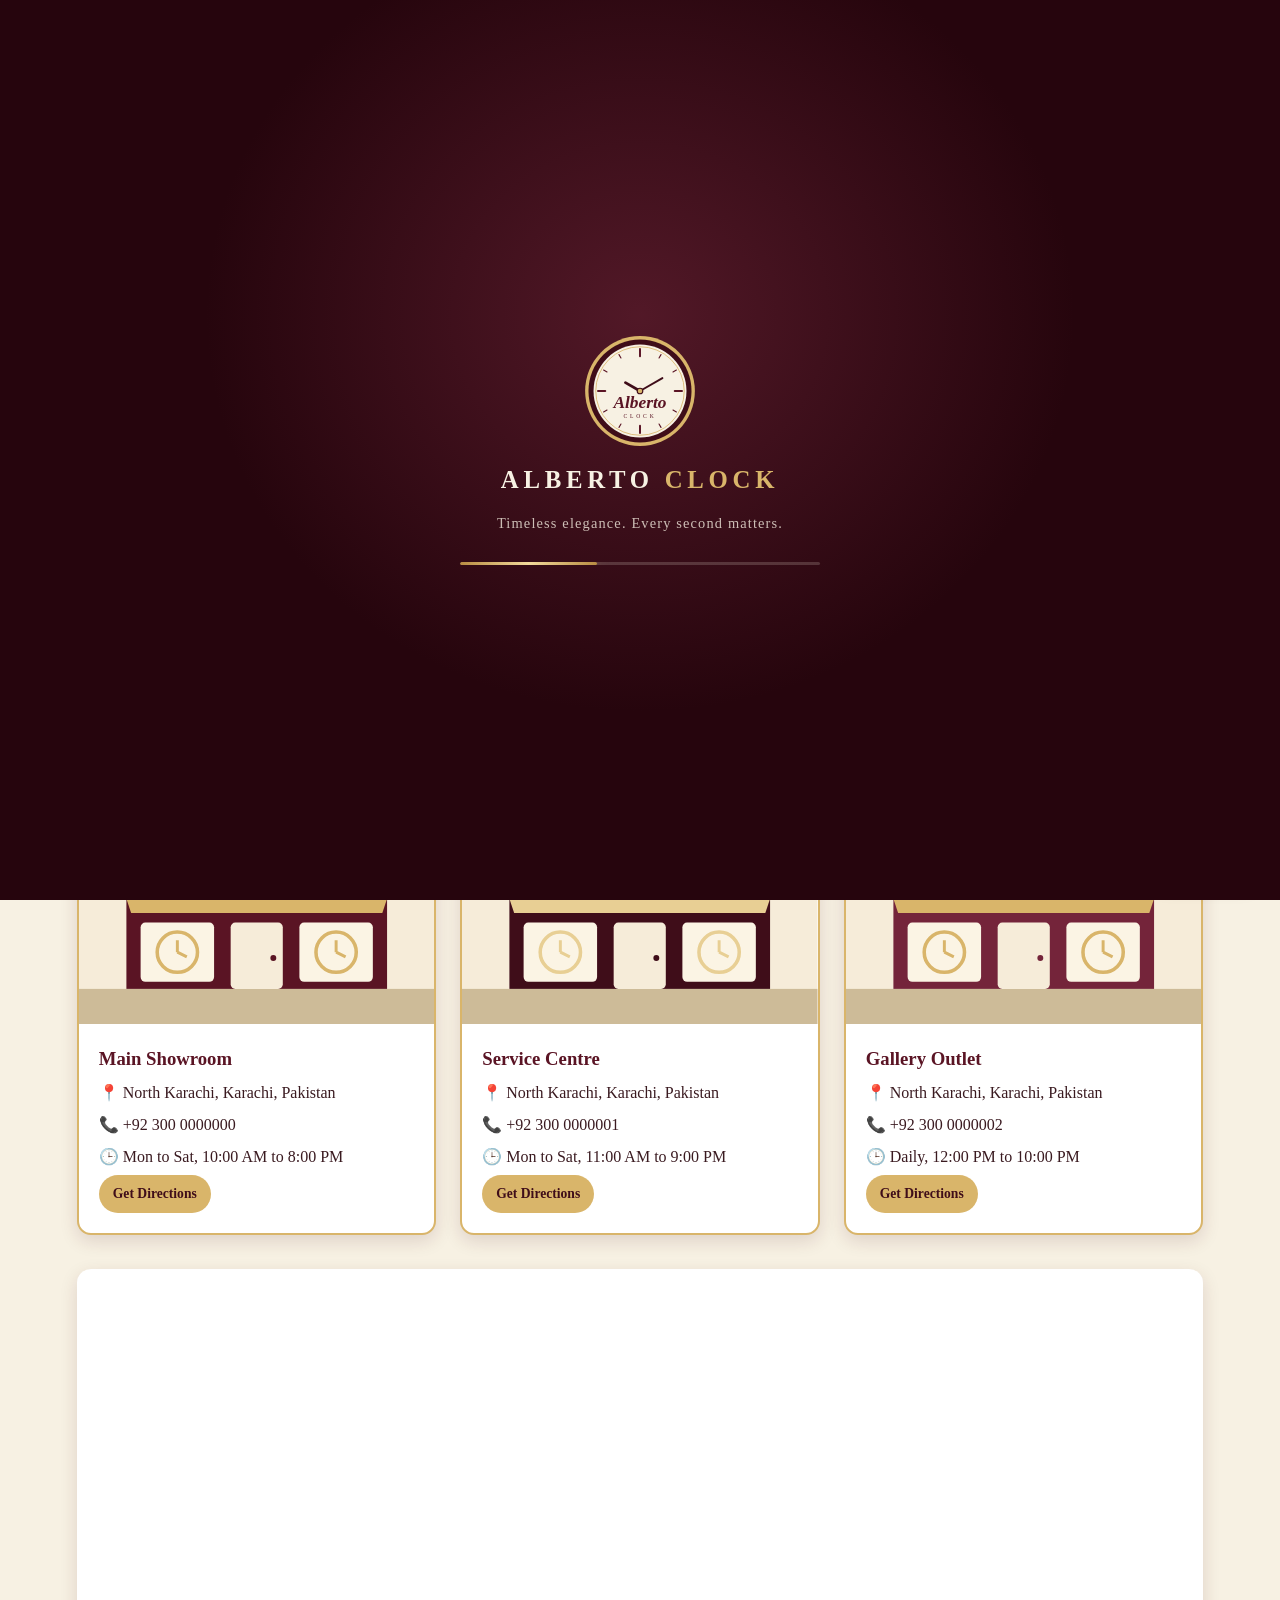
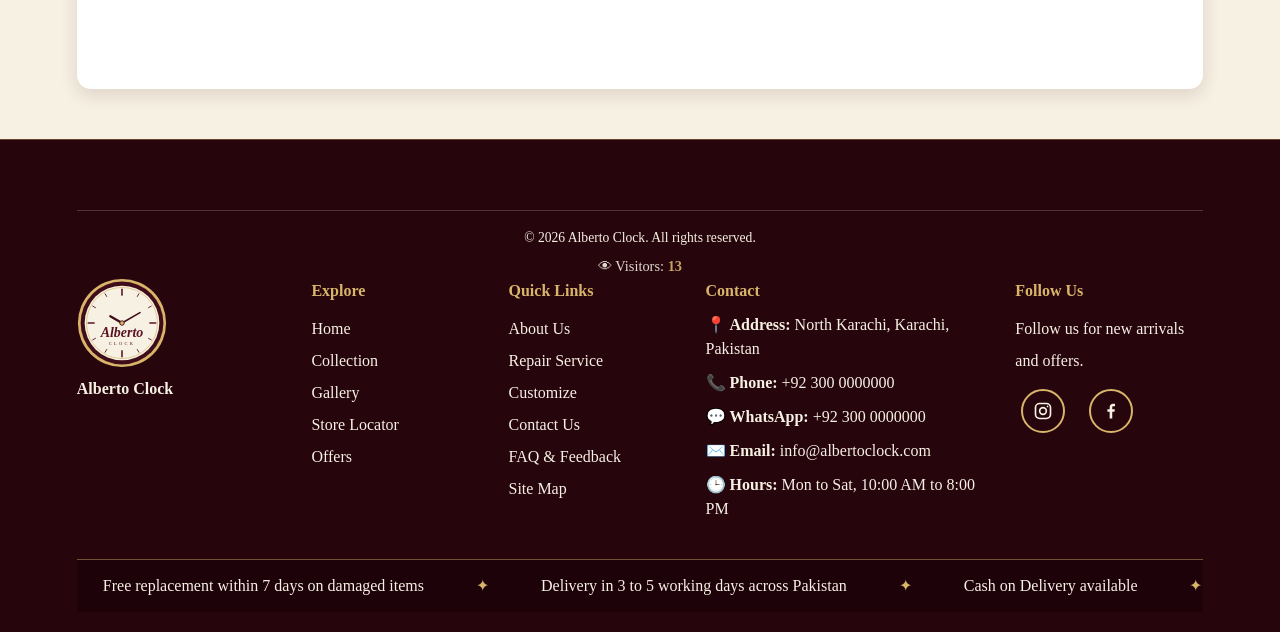
<file: stores.html>
<!DOCTYPE html>
<html lang="en">
<head>
  <meta charset="UTF-8">
  <meta name="viewport" content="width=device-width, initial-scale=1.0, viewport-fit=cover">
  <title>Alberto Clock | Store Locator</title>
  <link rel="stylesheet" href="css/style.css">
  <script src="js/jquery-3.6.0.min.js"></script>
</head>
<body data-page="stores">

<!-- One-time 5-second branded website preloader -->
<div id="splash" aria-label="Alberto Clock loading">
  <div class="splash-inner">
    <span class="logo-wrap" data-logo></span>
    <div class="splash-brand">ALBERTO <span>CLOCK</span></div>
    <p>Timeless elegance. Every second matters.</p>
    <div class="loading-line" role="progressbar" aria-label="Website loading"></div>
  </div>
</div>

<!-- Header -->
<header class="site-header">
  <div class="header-inner">
    <a href="index.html" class="brand" data-go="home"><span class="logo-wrap" data-logo></span><span>Alberto Clock</span></a>
    <button class="menu-toggle" id="menu-toggle" type="button" aria-label="Open navigation menu" aria-expanded="false"><span></span><span></span><span></span></button>
    <nav class="nav" id="main-nav">
      <a href="index.html" data-go="home" data-nav="home">Home</a>
      <a href="about.html" data-go="about" data-nav="about">About Us</a>
      <a href="collection.html" data-go="collection" data-nav="collection">Collection</a>
      <a href="gallery.html" data-go="gallery" data-nav="gallery">Gallery</a>
      <a href="stores.html" data-go="stores" data-nav="stores">Store Locator</a>
      <a href="offers.html" data-go="offers" data-nav="offers">Offers</a>
      <a href="repair.html" data-go="repair" data-nav="repair">Repair</a>
      <a href="customize.html" data-go="customize" data-nav="customize">Customize</a>
      <a href="faq.html" data-go="faq" data-nav="faq">FAQ &amp; Feedback</a>
      <a href="contact.html" data-go="contact" data-nav="contact">Contact</a>
      <a href="wishlist.html" data-go="wishlist" data-nav="wishlist" class="wishlist-nav" aria-label="Wishlist"><span class="wish-heart" aria-hidden="true">♡</span><span>Wishlist</span><span class="cart-count" id="wish-count">0</span></a>
      <a href="cart.html" data-go="cart" data-nav="cart" aria-label="Cart">🛒 <span class="cart-count" id="cart-count">0</span></a>
    </nav>
  </div>
</header>

<div hidden>
  <video id="hero-video" autoplay muted loop playsinline preload="auto"></video>
</div>

<main>

<!-- ============ STORE LOCATOR ============ -->
<section class="page active" id="page-stores">
  <div class="page-banner"><h1>Store Locator</h1><p class="slogan">Step inside and discover the art of time.</p><p class="sub">Visit an Alberto Clock branch near you</p></div>
  <section class="section">
    <div class="branch-grid" id="branch-grid"></div>
    <div class="map-box">
      <!-- REPLACE the src below with your own Google Maps embed link (Google Maps > Share > Embed a map) -->
      <iframe title="Alberto Clock store locations" src="https://maps.google.com/maps?q=North+Karachi,+Karachi,+Pakistan&z=13&output=embed" loading="lazy" referrerpolicy="no-referrer-when-downgrade" allowfullscreen></iframe>
    </div>
  </section>
</section>

</main>

<div class="cform-overlay" id="contact-modal"><div class="cform-box"><button class="cform-close" id="close-contact-form" type="button" aria-label="Close">&times;</button><h2>✉️ Send Us a Message</h2><form id="contact-form" novalidate>
          <div class="form-group">
            <label for="ct-name">Full Name</label>
            <input id="ct-name" type="text" placeholder="Enter your full name">
            <span class="error" id="ct-e-name">Please enter your name</span>
            </div>
          <div class="form-group">
            <label for="ct-email">Email Address</label>
            <input id="ct-email" type="email" placeholder="you@example.com">
            <span class="error" id="ct-e-email">Please enter a valid email address</span>
            </div>
          <div class="form-group">
            <label for="ct-phone">Mobile Number</label>
            <input id="ct-phone" type="tel" maxlength="11" placeholder="e.g. 03001234567">
            <span class="error" id="ct-e-phone">Please enter a valid mobile number (e.g. 03001234567)</span>
            </div>
          <div class="form-group">
            <label for="ct-msg">Message</label>
            <textarea id="ct-msg" rows="4" placeholder="How can we help you?">
            </textarea>
            <span class="error" id="ct-e-msg">Please enter a message of at least 5 characters</span>
            </div>
          <button type="submit" class="btn btn-block">Send Message</button>
        </form></div></div>

<!-- ============ CUSTOMIZE POPUPS ============ -->
<div class="cform-overlay cz-modal" id="cz-watch-modal" role="dialog" aria-modal="true" aria-labelledby="cz-w-title"><div class="cform-box">
  <button class="cform-close" type="button" data-cz-close aria-label="Close">&times;</button>
  <h2 id="cz-w-title">⌚ Customize Your Watch</h2>
  <p class="cz-sub">Design it your way. We will call you to confirm price and delivery time.</p>
  <div class="cz-preview" aria-hidden="true">
    <svg id="cz-w-prev" viewBox="0 0 200 200" xmlns="http://www.w3.org/2000/svg" style="--strap:#3b2a20;--case:#d9b56a;--dial:#1c1c1c;--hand:#f7f1e3">
      <rect x="76" y="2" width="48" height="62" rx="12" fill="var(--strap)"/>
      <rect x="76" y="136" width="48" height="62" rx="12" fill="var(--strap)"/>
      <g stroke="rgba(0,0,0,.25)" stroke-width="1.5"><line x1="84" y1="14" x2="116" y2="14"/><line x1="84" y1="26" x2="116" y2="26"/><line x1="84" y1="38" x2="116" y2="38"/><line x1="84" y1="162" x2="116" y2="162"/><line x1="84" y1="174" x2="116" y2="174"/><line x1="84" y1="186" x2="116" y2="186"/></g>
      <circle cx="100" cy="100" r="56" fill="var(--case)"/>
      <circle cx="100" cy="100" r="48" fill="var(--dial)" stroke="rgba(255,255,255,.25)" stroke-width="1.5"/>
      <g stroke="var(--hand)" stroke-width="2.5" stroke-linecap="round"><line x1="100" y1="58" x2="100" y2="66"/><line x1="100" y1="134" x2="100" y2="142"/><line x1="58" y1="100" x2="66" y2="100"/><line x1="134" y1="100" x2="142" y2="100"/></g>
      <line x1="100" y1="100" x2="100" y2="73" stroke="var(--hand)" stroke-width="4" stroke-linecap="round"/>
      <line x1="100" y1="100" x2="124" y2="112" stroke="var(--hand)" stroke-width="3" stroke-linecap="round"/>
      <circle cx="100" cy="100" r="4" fill="var(--case)"/>
      <rect x="156" y="94" width="9" height="12" rx="3" fill="var(--case)"/>
    </svg>
  </div>
  <form id="cz-watch-form" novalidate>
    <div class="cz-sec">1. Watch Style</div>
    <div class="form-group"><span class="cz-lab">Watch for</span>
      <div class="cz-opts">
        <label class="cz-opt"><input type="radio" name="w-for" value="Men" checked><span>Men</span></label>
        <label class="cz-opt"><input type="radio" name="w-for" value="Women"><span>Women</span></label>
        <label class="cz-opt"><input type="radio" name="w-for" value="Unisex"><span>Unisex</span></label>
      </div></div>
    <div class="form-group"><span class="cz-lab">Dial colour</span>
      <div class="cz-sws" data-var="dial">
        <label class="cz-sw"><input type="radio" name="w-dial" value="Black" data-c="#1c1c1c" data-h="#f7f1e3" checked><i style="background:#1c1c1c"></i><em>Black</em></label>
        <label class="cz-sw"><input type="radio" name="w-dial" value="White" data-c="#f7f4ec" data-h="#3f0d19"><i style="background:#f7f4ec"></i><em>White</em></label>
        <label class="cz-sw"><input type="radio" name="w-dial" value="Burgundy" data-c="#5a1424" data-h="#f7f1e3"><i style="background:#5a1424"></i><em>Burgundy</em></label>
        <label class="cz-sw"><input type="radio" name="w-dial" value="Navy Blue" data-c="#1d2f5a" data-h="#f7f1e3"><i style="background:#1d2f5a"></i><em>Navy</em></label>
        <label class="cz-sw"><input type="radio" name="w-dial" value="Emerald Green" data-c="#1f4d3a" data-h="#f7f1e3"><i style="background:#1f4d3a"></i><em>Emerald</em></label>
        <label class="cz-sw"><input type="radio" name="w-dial" value="Champagne" data-c="#e8d5a8" data-h="#3f0d19"><i style="background:#e8d5a8"></i><em>Champagne</em></label>
      </div></div>
    <div class="form-group"><label for="w-dialtext">Text or name on dial <small>(optional)</small></label><input id="w-dialtext" type="text" maxlength="20" placeholder="e.g. your name or brand"></div>

    <div class="cz-sec">2. Case &amp; Strap</div>
    <div class="form-group"><span class="cz-lab">Case material</span>
      <div class="cz-opts" data-var="case">
        <label class="cz-opt"><input type="radio" name="w-case" value="Stainless Steel" data-c="#c4c8cc" checked><span>Stainless Steel</span></label>
        <label class="cz-opt"><input type="radio" name="w-case" value="Gold Plated" data-c="#d9b56a"><span>Gold Plated</span></label>
        <label class="cz-opt"><input type="radio" name="w-case" value="Rose Gold Plated" data-c="#c98b7c"><span>Rose Gold Plated</span></label>
        <label class="cz-opt"><input type="radio" name="w-case" value="Black Steel" data-c="#2b2b2e"><span>Black Steel</span></label>
      </div></div>
    <div class="form-group"><span class="cz-lab">Strap type</span>
      <div class="cz-opts">
        <label class="cz-opt"><input type="radio" name="w-strap" value="Leather" checked><span>Leather</span></label>
        <label class="cz-opt"><input type="radio" name="w-strap" value="Steel Chain"><span>Steel Chain</span></label>
        <label class="cz-opt"><input type="radio" name="w-strap" value="Rubber"><span>Rubber</span></label>
        <label class="cz-opt"><input type="radio" name="w-strap" value="Fabric / NATO"><span>Fabric / NATO</span></label>
      </div></div>
    <div class="form-group"><span class="cz-lab">Strap colour</span>
      <div class="cz-sws" data-var="strap">
        <label class="cz-sw"><input type="radio" name="w-scol" value="Black" data-c="#1c1c1c"><i style="background:#1c1c1c"></i><em>Black</em></label>
        <label class="cz-sw"><input type="radio" name="w-scol" value="Dark Brown" data-c="#3b2a20" checked><i style="background:#3b2a20"></i><em>Dark Brown</em></label>
        <label class="cz-sw"><input type="radio" name="w-scol" value="Tan" data-c="#b07a45"><i style="background:#b07a45"></i><em>Tan</em></label>
        <label class="cz-sw"><input type="radio" name="w-scol" value="Burgundy" data-c="#5a1424"><i style="background:#5a1424"></i><em>Burgundy</em></label>
        <label class="cz-sw"><input type="radio" name="w-scol" value="Navy Blue" data-c="#1d2f5a"><i style="background:#1d2f5a"></i><em>Navy</em></label>
        <label class="cz-sw"><input type="radio" name="w-scol" value="Silver" data-c="#c4c8cc"><i style="background:#c4c8cc"></i><em>Silver</em></label>
        <label class="cz-sw"><input type="radio" name="w-scol" value="Gold" data-c="#d9b56a"><i style="background:#d9b56a"></i><em>Gold</em></label>
        <label class="cz-sw"><input type="radio" name="w-scol" value="Rose Gold" data-c="#c98b7c"><i style="background:#c98b7c"></i><em>Rose Gold</em></label>
      </div></div>
    <div class="cz-row">
      <div class="form-group"><label for="w-size">Case size</label>
        <select id="w-size"><option>28 mm</option><option>32 mm</option><option>36 mm</option><option selected>40 mm</option><option>42 mm</option><option>44 mm</option></select></div>
      <div class="form-group"><label for="w-qty">Quantity</label><input id="w-qty" type="number" min="1" max="100" value="1"></div>
    </div>
    <div class="form-group"><label for="w-engrave">Back engraving <small>(optional)</small></label><input id="w-engrave" type="text" maxlength="30" placeholder="Name, date or short message"></div>

    <div class="cz-sec">3. Your Details</div>
    <div class="cz-row">
      <div class="form-group"><label for="w-name">Full Name</label><input id="w-name" type="text" placeholder="Enter your full name"><span class="error" id="w-e-name">Please enter your name</span></div>
      <div class="form-group"><label for="w-phone">Mobile Number</label><input id="w-phone" type="tel" maxlength="11" placeholder="e.g. 03001234567"><span class="error" id="w-e-phone">Please enter a valid mobile number (e.g. 03001234567)</span></div>
    </div>
    <div class="form-group"><label for="w-address">Address</label><textarea id="w-address" rows="2" placeholder="Your complete delivery address"></textarea><span class="error" id="w-e-address">Please enter your complete address</span></div>
    <div class="form-group"><label for="w-notes">Extra ideas or notes <small>(optional)</small></label><textarea id="w-notes" rows="2" placeholder="Anything else you would like us to know"></textarea></div>
    <button type="submit" class="btn btn-block">Submit Watch Request</button>
    <p class="cz-note">No payment now. We will contact you to confirm the final price.</p>
  </form>
</div></div>

<div class="cform-overlay cz-modal" id="cz-wall-modal" role="dialog" aria-modal="true" aria-labelledby="cz-c-title"><div class="cform-box">
  <button class="cform-close" type="button" data-cz-close aria-label="Close">&times;</button>
  <h2 id="cz-c-title">🕰️ Customize Your Wall Clock</h2>
  <p class="cz-sub">Wood, steel or both. Made to fit your wall and your taste.</p>
  <div class="cz-preview" aria-hidden="true">
    <svg id="cz-c-prev" viewBox="0 0 200 200" xmlns="http://www.w3.org/2000/svg" style="--frame:#5b3a29;--face:#f7f1e3;--ink:#3f0d19;--ring:#d9b56a">
      <defs><pattern id="czgrain" width="8" height="8" patternUnits="userSpaceOnUse"><path d="M0 2 Q4 0 8 2 M0 6 Q4 4 8 6" stroke="rgba(0,0,0,.18)" stroke-width="1" fill="none"/></pattern></defs>
      <circle id="cz-sh-round" cx="100" cy="100" r="94" fill="var(--frame)"/>
      <rect id="cz-sh-square" class="cz-hide" x="8" y="8" width="184" height="184" rx="14" fill="var(--frame)"/>
      <polygon id="cz-sh-oct" class="cz-hide" points="60,6 140,6 194,60 194,140 140,194 60,194 6,140 6,60" fill="var(--frame)"/>
      <g id="cz-grain"><circle cx="100" cy="100" r="94" fill="url(#czgrain)"/></g>
      <circle cx="100" cy="100" r="68" fill="var(--ring)"/>
      <circle cx="100" cy="100" r="65" fill="var(--face)"/>
      <g id="cz-nums" font-family="Georgia,serif" font-size="13" font-weight="bold" fill="var(--ink)" text-anchor="middle">
        <text x="100" y="47">XII</text><text x="154" y="105">III</text><text x="100" y="164">VI</text><text x="46" y="105">IX</text>
      </g>
      <g id="cz-dots" class="cz-hide" fill="var(--ink)"><circle cx="100" cy="42" r="3"/><circle cx="158" cy="100" r="3"/><circle cx="100" cy="158" r="3"/><circle cx="42" cy="100" r="3"/></g>
      <text id="cz-ctext" x="100" y="126" text-anchor="middle" font-family="Georgia,serif" font-style="italic" font-size="9" fill="var(--ink)"></text>
      <line x1="100" y1="100" x2="100" y2="62" stroke="var(--ink)" stroke-width="4" stroke-linecap="round"/>
      <line x1="100" y1="100" x2="128" y2="114" stroke="var(--ink)" stroke-width="3" stroke-linecap="round"/>
      <circle cx="100" cy="100" r="4" fill="var(--ring)" stroke="var(--ink)" stroke-width="1.5"/>
    </svg>
  </div>
  <form id="cz-wall-form" novalidate>
    <div class="cz-sec">1. Material</div>
    <div class="form-group"><div class="cz-tiles" id="c-mat">
      <label class="cz-tile"><input type="radio" name="c-mat" value="Wood" checked><span><b>🪵</b>Wood</span></label>
      <label class="cz-tile"><input type="radio" name="c-mat" value="Steel"><span><b>🔩</b>Steel</span></label>
      <label class="cz-tile"><input type="radio" name="c-mat" value="Wood + Steel"><span><b>✨</b>Wood + Steel</span></label>
    </div></div>
    <div class="form-group" id="c-wood-box"><span class="cz-lab">Wood type</span>
      <div class="cz-sws">
        <label class="cz-sw"><input type="radio" name="c-wood" value="Walnut" data-c="#5b3a29" checked><i style="background:#5b3a29"></i><em>Walnut</em></label>
        <label class="cz-sw"><input type="radio" name="c-wood" value="Oak" data-c="#b98b52"><i style="background:#b98b52"></i><em>Oak</em></label>
        <label class="cz-sw"><input type="radio" name="c-wood" value="Teak" data-c="#8a5a2b"><i style="background:#8a5a2b"></i><em>Teak</em></label>
        <label class="cz-sw"><input type="radio" name="c-wood" value="Mahogany" data-c="#4a1f1a"><i style="background:#4a1f1a"></i><em>Mahogany</em></label>
        <label class="cz-sw"><input type="radio" name="c-wood" value="Ebony Black" data-c="#1f1a17"><i style="background:#1f1a17"></i><em>Ebony</em></label>
      </div></div>
    <div class="form-group cz-hide" id="c-steel-box"><span class="cz-lab">Steel finish</span>
      <div class="cz-sws">
        <label class="cz-sw"><input type="radio" name="c-steel" value="Brushed Silver" data-c="#b9bcc0" checked><i style="background:#b9bcc0"></i><em>Brushed</em></label>
        <label class="cz-sw"><input type="radio" name="c-steel" value="Polished Chrome" data-c="#dfe3e8"><i style="background:#dfe3e8"></i><em>Chrome</em></label>
        <label class="cz-sw"><input type="radio" name="c-steel" value="Black Steel" data-c="#2a2c30"><i style="background:#2a2c30"></i><em>Black</em></label>
        <label class="cz-sw"><input type="radio" name="c-steel" value="Gold Finish" data-c="#d1a954"><i style="background:#d1a954"></i><em>Gold</em></label>
        <label class="cz-sw"><input type="radio" name="c-steel" value="Rose Gold Finish" data-c="#b76e79"><i style="background:#b76e79"></i><em>Rose Gold</em></label>
      </div></div>

    <div class="cz-sec">2. Shape, Size &amp; Dial</div>
    <div class="form-group"><span class="cz-lab">Shape</span>
      <div class="cz-opts">
        <label class="cz-opt"><input type="radio" name="c-shape" value="Round" checked><span>Round</span></label>
        <label class="cz-opt"><input type="radio" name="c-shape" value="Square"><span>Square</span></label>
        <label class="cz-opt"><input type="radio" name="c-shape" value="Octagon"><span>Octagon</span></label>
      </div></div>
    <div class="cz-row">
      <div class="form-group"><label for="c-size">Size (diameter)</label>
        <select id="c-size"><option>12 inch</option><option>16 inch</option><option selected>20 inch</option><option>24 inch</option><option>30 inch</option><option>36 inch</option></select></div>
      <div class="form-group"><label for="c-qty">Quantity</label><input id="c-qty" type="number" min="1" max="100" value="1"></div>
    </div>
    <div class="form-group"><span class="cz-lab">Dial style</span>
      <div class="cz-opts">
        <label class="cz-opt"><input type="radio" name="c-dial" value="Roman Numerals" checked><span>Roman</span></label>
        <label class="cz-opt"><input type="radio" name="c-dial" value="Numeric (1 to 12)"><span>Numeric</span></label>
        <label class="cz-opt"><input type="radio" name="c-dial" value="Minimal (no numbers)"><span>Minimal</span></label>
      </div></div>
    <div class="cz-row">
      <div class="form-group"><span class="cz-lab">Pendulum</span>
        <div class="cz-opts">
          <label class="cz-opt"><input type="radio" name="c-pend" value="Yes"><span>Yes</span></label>
          <label class="cz-opt"><input type="radio" name="c-pend" value="No" checked><span>No</span></label>
        </div></div>
      <div class="form-group"><label for="c-engrave">Name or text <small>(optional)</small></label><input id="c-engrave" type="text" maxlength="24" placeholder="e.g. Khan Family"></div>
    </div>

    <div class="cz-sec">3. Your Details</div>
    <div class="cz-row">
      <div class="form-group"><label for="cz-c-name">Full Name</label><input id="cz-c-name" type="text" placeholder="Enter your full name"><span class="error" id="cz-c-e-name">Please enter your name</span></div>
      <div class="form-group"><label for="cz-c-phone">Mobile Number</label><input id="cz-c-phone" type="tel" maxlength="11" placeholder="e.g. 03001234567"><span class="error" id="cz-c-e-phone">Please enter a valid mobile number (e.g. 03001234567)</span></div>
    </div>
    <div class="form-group"><label for="cz-c-address">Address</label><textarea id="cz-c-address" rows="2" placeholder="Your complete delivery address"></textarea><span class="error" id="cz-c-e-address">Please enter your complete address</span></div>
    <div class="form-group"><label for="c-notes">Extra ideas or notes <small>(optional)</small></label><textarea id="c-notes" rows="2" placeholder="Anything else you would like us to know"></textarea></div>
    <button type="submit" class="btn btn-block">Submit Wall Clock Request</button>
    <p class="cz-note">No payment now. We will contact you to confirm the final price.</p>
  </form>
</div></div>

<div class="popup-overlay" id="cz-popup">
  <div class="popup-box">
    <h3>Request Received!</h3>
    <p>Thank you! Our team will contact you shortly to confirm your custom design.</p>
    <span class="cz-ref" id="cz-ref">ALB-000000</span>
    <p style="font-size:.85rem">Keep this reference number for follow up.</p><br>
    <div class="cz-pop-actions"><a class="btn" id="cz-wa" href="#" target="_blank" rel="noopener">Send on WhatsApp</a><button class="btn btn-outline" id="cz-ok" type="button">OK</button></div>
  </div>
</div>


<!-- Gallery lightbox -->
<div class="lightbox" id="lightbox">
  <button class="close" id="lb-close" aria-label="Close">&times;</button>
  <div class="big-pic" id="lb-pic"></div>
  <div class="big-name" id="lb-name"></div>
</div>


<!-- Footer -->
<footer class="site-footer">
  <div class="footer-ticker" aria-label="Store announcements"><div class="ticker-track"><span>Free replacement within 7 days on damaged items</span><span>Delivery in 3 to 5 working days across Pakistan</span><span>Cash on Delivery available</span><span>Six offers live: BOGO, HALF50, OFF10, OFF20, OFF30 and OFF40</span><span>Repair service for watches and wall clocks</span><span>Free replacement within 7 days on damaged items</span><span>Delivery in 3 to 5 working days across Pakistan</span><span>Cash on Delivery available</span><span>Six offers live: BOGO, HALF50, OFF10, OFF20, OFF30 and OFF40</span><span>Repair service for watches and wall clocks</span></div></div>
  <div class="footer-grid">
    <div class="footer-logo"><span class="logo-wrap" data-logo></span><strong>Alberto Clock</strong></div>
    <div><h4>Explore</h4><ul><li><a href="index.html" data-go="home">Home</a></li><li><a href="collection.html" data-go="collection">Collection</a></li><li><a href="gallery.html" data-go="gallery">Gallery</a></li><li><a href="stores.html" data-go="stores">Store Locator</a></li><li><a href="offers.html" data-go="offers">Offers</a></li></ul></div>
    <div><h4>Quick Links</h4><ul><li><a href="about.html" data-go="about">About Us</a></li><li><a href="repair.html" data-go="repair">Repair Service</a></li><li><a href="customize.html" data-go="customize">Customize</a></li><li><a href="contact.html" data-go="contact">Contact Us</a></li><li><a href="faq.html" data-go="faq">FAQ &amp; Feedback</a></li><li><a href="sitemap.html" data-go="sitemap">Site Map</a></li></ul></div>
    <div>
      <h4>Contact</h4>
      <ul class="contact-list">
        <li>📍 <strong>Address:</strong> North Karachi, Karachi, Pakistan</li>
        <li>📞 <strong>Phone:</strong> <a href="tel:+923000000000">+92 300 0000000</a></li>
        <li>💬 <strong>WhatsApp:</strong> <a href="https://wa.me/923000000000" target="_blank" rel="noopener">+92 300 0000000</a></li>
        <li>✉️ <strong>Email:</strong> <a href="mailto:info@albertoclock.com">info@albertoclock.com</a></li>
        <li>🕒 <strong>Hours:</strong> Mon to Sat, 10:00 AM to 8:00 PM</li>
      </ul>
    </div>
    <div>
      <h4>Follow Us</h4>
      <p>Follow us for new arrivals and offers.</p>
      <p class="social">
        <a href="https://instagram.com/albertoclock" target="_blank" rel="noopener" aria-label="Instagram"><svg viewBox="0 0 24 24" width="22" height="22" fill="none" stroke="currentColor" stroke-width="2" aria-hidden="true"><rect x="3" y="3" width="18" height="18" rx="5"/><circle cx="12" cy="12" r="4"/><circle cx="17.5" cy="6.5" r="1" fill="currentColor" stroke="none"/></svg></a>
        <a href="https://facebook.com/albertoclock" target="_blank" rel="noopener" aria-label="Facebook"><svg viewBox="0 0 24 24" width="22" height="22" fill="currentColor" aria-hidden="true"><path d="M13.5 21v-8h2.7l.4-3.2h-3.1V7.8c0-.9.3-1.5 1.6-1.5h1.7V3.4c-.3 0-1.3-.1-2.4-.1-2.4 0-4 1.5-4 4.1v2.4H7.7V13h2.7v8z"/></svg></a>
      </p>
    </div>
  </div>
  <p class="copyright">&copy; 2026 Alberto Clock. All rights reserved.<br><span class="visitor-count">👁 Visitors: <strong id="visitor-count">…</strong></span></p>
</footer>

<!-- Chat bot -->
<button id="chat-btn">💬 Chat Bot</button>
<div id="chat-box">
  <div id="chat-head">💬 Alberto Clock Assistant</div>
  <div id="chat-log"></div>
  <div id="chat-emojis"><button type="button" aria-label="Emoji 😀">😀</button><button type="button" aria-label="Emoji 😊">😊</button><button type="button" aria-label="Emoji 👍">👍</button><button type="button" aria-label="Emoji 🙏">🙏</button><button type="button" aria-label="Emoji ❤️">❤️</button><button type="button" aria-label="Emoji 🎉">🎉</button><button type="button" aria-label="Emoji ⌚">⌚</button><button type="button" aria-label="Emoji 🛒">🛒</button></div>
  <form id="chat-form">
    <input id="chat-input" type="text" placeholder="Type your question..." autocomplete="off">
    <button class="btn btn-small" type="submit">Send</button>
    </form>
</div>

<!-- Contact popup -->
<div class="popup-overlay" id="contact-popup">
  <div class="popup-box">
    <h3>Thank You!</h3>
    <p>We have received your message and will get back to you shortly.</p><br>
    <button class="btn" id="contact-ok">OK</button>
  </div>
</div>

<!-- Repair popup -->
<div class="popup-overlay" id="repair-popup">
  <div class="popup-box">
    <h3>Request Received!</h3>
    <p>Your repair request has been received. Our team will contact you shortly.</p><br>
    <button class="btn" id="repair-ok">OK</button>
  </div>
</div>

<script src="js/media.js"></script>
<script src="js/main.js"></script>
<script src="js/customize.js"></script>
</body>
</html>
</file>
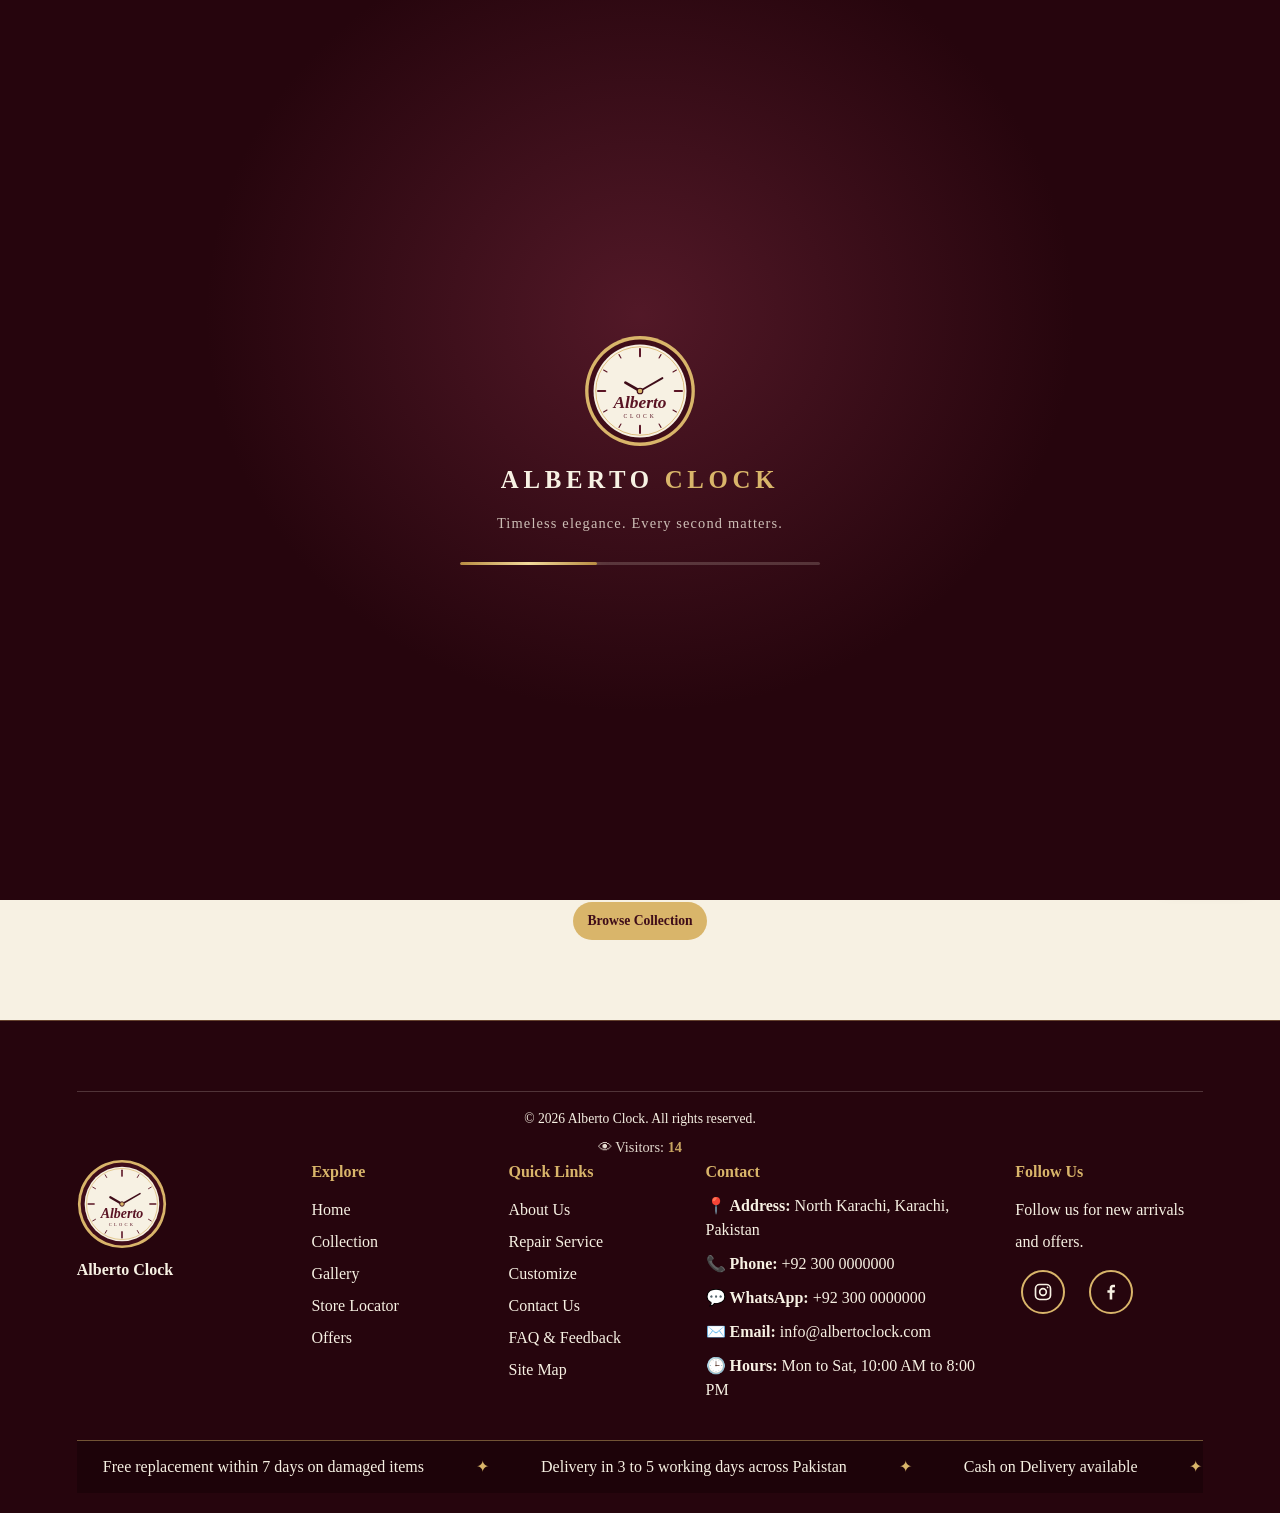
<file: wishlist.html>
<!DOCTYPE html>
<html lang="en">
<head>
  <meta charset="UTF-8">
  <meta name="viewport" content="width=device-width, initial-scale=1.0, viewport-fit=cover">
  <title>Alberto Clock | Wishlist</title>
  <link rel="stylesheet" href="css/style.css">
  <script src="js/jquery-3.6.0.min.js"></script>
</head>
<body data-page="wishlist">

<!-- One-time 5-second branded website preloader -->
<div id="splash" aria-label="Alberto Clock loading">
  <div class="splash-inner">
    <span class="logo-wrap" data-logo></span>
    <div class="splash-brand">ALBERTO <span>CLOCK</span></div>
    <p>Timeless elegance. Every second matters.</p>
    <div class="loading-line" role="progressbar" aria-label="Website loading"></div>
  </div>
</div>

<!-- Header -->
<header class="site-header">
  <div class="header-inner">
    <a href="index.html" class="brand" data-go="home"><span class="logo-wrap" data-logo></span><span>Alberto Clock</span></a>
    <button class="menu-toggle" id="menu-toggle" type="button" aria-label="Open navigation menu" aria-expanded="false"><span></span><span></span><span></span></button>
    <nav class="nav" id="main-nav">
      <a href="index.html" data-go="home" data-nav="home">Home</a>
      <a href="about.html" data-go="about" data-nav="about">About Us</a>
      <a href="collection.html" data-go="collection" data-nav="collection">Collection</a>
      <a href="gallery.html" data-go="gallery" data-nav="gallery">Gallery</a>
      <a href="stores.html" data-go="stores" data-nav="stores">Store Locator</a>
      <a href="offers.html" data-go="offers" data-nav="offers">Offers</a>
      <a href="repair.html" data-go="repair" data-nav="repair">Repair</a>
      <a href="customize.html" data-go="customize" data-nav="customize">Customize</a>
      <a href="faq.html" data-go="faq" data-nav="faq">FAQ &amp; Feedback</a>
      <a href="contact.html" data-go="contact" data-nav="contact">Contact</a>
      <a href="wishlist.html" data-go="wishlist" data-nav="wishlist" class="wishlist-nav" aria-label="Wishlist"><span class="wish-heart" aria-hidden="true">♡</span><span>Wishlist</span><span class="cart-count" id="wish-count">0</span></a>
      <a href="cart.html" data-go="cart" data-nav="cart" aria-label="Cart">🛒 <span class="cart-count" id="cart-count">0</span></a>
    </nav>
  </div>
</header>

<div hidden>
  <video id="hero-video" autoplay muted loop playsinline preload="auto"></video>
</div>

<main>

<!-- ============ WISHLIST ============ -->
<section class="page active" id="page-wishlist">
  <div class="page-banner"><h1>❤️ My Wishlist</h1><p class="slogan">The pieces you love, all in one place.</p><p class="sub">Your saved watches and clocks</p></div>
  <section class="section"><div class="products-grid grid-4" id="wishlist-grid"></div></section>
</section>

</main>

<div class="cform-overlay" id="contact-modal"><div class="cform-box"><button class="cform-close" id="close-contact-form" type="button" aria-label="Close">&times;</button><h2>✉️ Send Us a Message</h2><form id="contact-form" novalidate>
          <div class="form-group">
            <label for="ct-name">Full Name</label>
            <input id="ct-name" type="text" placeholder="Enter your full name">
            <span class="error" id="ct-e-name">Please enter your name</span>
            </div>
          <div class="form-group">
            <label for="ct-email">Email Address</label>
            <input id="ct-email" type="email" placeholder="you@example.com">
            <span class="error" id="ct-e-email">Please enter a valid email address</span>
            </div>
          <div class="form-group">
            <label for="ct-phone">Mobile Number</label>
            <input id="ct-phone" type="tel" maxlength="11" placeholder="e.g. 03001234567">
            <span class="error" id="ct-e-phone">Please enter a valid mobile number (e.g. 03001234567)</span>
            </div>
          <div class="form-group">
            <label for="ct-msg">Message</label>
            <textarea id="ct-msg" rows="4" placeholder="How can we help you?">
            </textarea>
            <span class="error" id="ct-e-msg">Please enter a message of at least 5 characters</span>
            </div>
          <button type="submit" class="btn btn-block">Send Message</button>
        </form></div></div>

<!-- ============ CUSTOMIZE POPUPS ============ -->
<div class="cform-overlay cz-modal" id="cz-watch-modal" role="dialog" aria-modal="true" aria-labelledby="cz-w-title"><div class="cform-box">
  <button class="cform-close" type="button" data-cz-close aria-label="Close">&times;</button>
  <h2 id="cz-w-title">⌚ Customize Your Watch</h2>
  <p class="cz-sub">Design it your way. We will call you to confirm price and delivery time.</p>
  <div class="cz-preview" aria-hidden="true">
    <svg id="cz-w-prev" viewBox="0 0 200 200" xmlns="http://www.w3.org/2000/svg" style="--strap:#3b2a20;--case:#d9b56a;--dial:#1c1c1c;--hand:#f7f1e3">
      <rect x="76" y="2" width="48" height="62" rx="12" fill="var(--strap)"/>
      <rect x="76" y="136" width="48" height="62" rx="12" fill="var(--strap)"/>
      <g stroke="rgba(0,0,0,.25)" stroke-width="1.5"><line x1="84" y1="14" x2="116" y2="14"/><line x1="84" y1="26" x2="116" y2="26"/><line x1="84" y1="38" x2="116" y2="38"/><line x1="84" y1="162" x2="116" y2="162"/><line x1="84" y1="174" x2="116" y2="174"/><line x1="84" y1="186" x2="116" y2="186"/></g>
      <circle cx="100" cy="100" r="56" fill="var(--case)"/>
      <circle cx="100" cy="100" r="48" fill="var(--dial)" stroke="rgba(255,255,255,.25)" stroke-width="1.5"/>
      <g stroke="var(--hand)" stroke-width="2.5" stroke-linecap="round"><line x1="100" y1="58" x2="100" y2="66"/><line x1="100" y1="134" x2="100" y2="142"/><line x1="58" y1="100" x2="66" y2="100"/><line x1="134" y1="100" x2="142" y2="100"/></g>
      <line x1="100" y1="100" x2="100" y2="73" stroke="var(--hand)" stroke-width="4" stroke-linecap="round"/>
      <line x1="100" y1="100" x2="124" y2="112" stroke="var(--hand)" stroke-width="3" stroke-linecap="round"/>
      <circle cx="100" cy="100" r="4" fill="var(--case)"/>
      <rect x="156" y="94" width="9" height="12" rx="3" fill="var(--case)"/>
    </svg>
  </div>
  <form id="cz-watch-form" novalidate>
    <div class="cz-sec">1. Watch Style</div>
    <div class="form-group"><span class="cz-lab">Watch for</span>
      <div class="cz-opts">
        <label class="cz-opt"><input type="radio" name="w-for" value="Men" checked><span>Men</span></label>
        <label class="cz-opt"><input type="radio" name="w-for" value="Women"><span>Women</span></label>
        <label class="cz-opt"><input type="radio" name="w-for" value="Unisex"><span>Unisex</span></label>
      </div></div>
    <div class="form-group"><span class="cz-lab">Dial colour</span>
      <div class="cz-sws" data-var="dial">
        <label class="cz-sw"><input type="radio" name="w-dial" value="Black" data-c="#1c1c1c" data-h="#f7f1e3" checked><i style="background:#1c1c1c"></i><em>Black</em></label>
        <label class="cz-sw"><input type="radio" name="w-dial" value="White" data-c="#f7f4ec" data-h="#3f0d19"><i style="background:#f7f4ec"></i><em>White</em></label>
        <label class="cz-sw"><input type="radio" name="w-dial" value="Burgundy" data-c="#5a1424" data-h="#f7f1e3"><i style="background:#5a1424"></i><em>Burgundy</em></label>
        <label class="cz-sw"><input type="radio" name="w-dial" value="Navy Blue" data-c="#1d2f5a" data-h="#f7f1e3"><i style="background:#1d2f5a"></i><em>Navy</em></label>
        <label class="cz-sw"><input type="radio" name="w-dial" value="Emerald Green" data-c="#1f4d3a" data-h="#f7f1e3"><i style="background:#1f4d3a"></i><em>Emerald</em></label>
        <label class="cz-sw"><input type="radio" name="w-dial" value="Champagne" data-c="#e8d5a8" data-h="#3f0d19"><i style="background:#e8d5a8"></i><em>Champagne</em></label>
      </div></div>
    <div class="form-group"><label for="w-dialtext">Text or name on dial <small>(optional)</small></label><input id="w-dialtext" type="text" maxlength="20" placeholder="e.g. your name or brand"></div>

    <div class="cz-sec">2. Case &amp; Strap</div>
    <div class="form-group"><span class="cz-lab">Case material</span>
      <div class="cz-opts" data-var="case">
        <label class="cz-opt"><input type="radio" name="w-case" value="Stainless Steel" data-c="#c4c8cc" checked><span>Stainless Steel</span></label>
        <label class="cz-opt"><input type="radio" name="w-case" value="Gold Plated" data-c="#d9b56a"><span>Gold Plated</span></label>
        <label class="cz-opt"><input type="radio" name="w-case" value="Rose Gold Plated" data-c="#c98b7c"><span>Rose Gold Plated</span></label>
        <label class="cz-opt"><input type="radio" name="w-case" value="Black Steel" data-c="#2b2b2e"><span>Black Steel</span></label>
      </div></div>
    <div class="form-group"><span class="cz-lab">Strap type</span>
      <div class="cz-opts">
        <label class="cz-opt"><input type="radio" name="w-strap" value="Leather" checked><span>Leather</span></label>
        <label class="cz-opt"><input type="radio" name="w-strap" value="Steel Chain"><span>Steel Chain</span></label>
        <label class="cz-opt"><input type="radio" name="w-strap" value="Rubber"><span>Rubber</span></label>
        <label class="cz-opt"><input type="radio" name="w-strap" value="Fabric / NATO"><span>Fabric / NATO</span></label>
      </div></div>
    <div class="form-group"><span class="cz-lab">Strap colour</span>
      <div class="cz-sws" data-var="strap">
        <label class="cz-sw"><input type="radio" name="w-scol" value="Black" data-c="#1c1c1c"><i style="background:#1c1c1c"></i><em>Black</em></label>
        <label class="cz-sw"><input type="radio" name="w-scol" value="Dark Brown" data-c="#3b2a20" checked><i style="background:#3b2a20"></i><em>Dark Brown</em></label>
        <label class="cz-sw"><input type="radio" name="w-scol" value="Tan" data-c="#b07a45"><i style="background:#b07a45"></i><em>Tan</em></label>
        <label class="cz-sw"><input type="radio" name="w-scol" value="Burgundy" data-c="#5a1424"><i style="background:#5a1424"></i><em>Burgundy</em></label>
        <label class="cz-sw"><input type="radio" name="w-scol" value="Navy Blue" data-c="#1d2f5a"><i style="background:#1d2f5a"></i><em>Navy</em></label>
        <label class="cz-sw"><input type="radio" name="w-scol" value="Silver" data-c="#c4c8cc"><i style="background:#c4c8cc"></i><em>Silver</em></label>
        <label class="cz-sw"><input type="radio" name="w-scol" value="Gold" data-c="#d9b56a"><i style="background:#d9b56a"></i><em>Gold</em></label>
        <label class="cz-sw"><input type="radio" name="w-scol" value="Rose Gold" data-c="#c98b7c"><i style="background:#c98b7c"></i><em>Rose Gold</em></label>
      </div></div>
    <div class="cz-row">
      <div class="form-group"><label for="w-size">Case size</label>
        <select id="w-size"><option>28 mm</option><option>32 mm</option><option>36 mm</option><option selected>40 mm</option><option>42 mm</option><option>44 mm</option></select></div>
      <div class="form-group"><label for="w-qty">Quantity</label><input id="w-qty" type="number" min="1" max="100" value="1"></div>
    </div>
    <div class="form-group"><label for="w-engrave">Back engraving <small>(optional)</small></label><input id="w-engrave" type="text" maxlength="30" placeholder="Name, date or short message"></div>

    <div class="cz-sec">3. Your Details</div>
    <div class="cz-row">
      <div class="form-group"><label for="w-name">Full Name</label><input id="w-name" type="text" placeholder="Enter your full name"><span class="error" id="w-e-name">Please enter your name</span></div>
      <div class="form-group"><label for="w-phone">Mobile Number</label><input id="w-phone" type="tel" maxlength="11" placeholder="e.g. 03001234567"><span class="error" id="w-e-phone">Please enter a valid mobile number (e.g. 03001234567)</span></div>
    </div>
    <div class="form-group"><label for="w-address">Address</label><textarea id="w-address" rows="2" placeholder="Your complete delivery address"></textarea><span class="error" id="w-e-address">Please enter your complete address</span></div>
    <div class="form-group"><label for="w-notes">Extra ideas or notes <small>(optional)</small></label><textarea id="w-notes" rows="2" placeholder="Anything else you would like us to know"></textarea></div>
    <button type="submit" class="btn btn-block">Submit Watch Request</button>
    <p class="cz-note">No payment now. We will contact you to confirm the final price.</p>
  </form>
</div></div>

<div class="cform-overlay cz-modal" id="cz-wall-modal" role="dialog" aria-modal="true" aria-labelledby="cz-c-title"><div class="cform-box">
  <button class="cform-close" type="button" data-cz-close aria-label="Close">&times;</button>
  <h2 id="cz-c-title">🕰️ Customize Your Wall Clock</h2>
  <p class="cz-sub">Wood, steel or both. Made to fit your wall and your taste.</p>
  <div class="cz-preview" aria-hidden="true">
    <svg id="cz-c-prev" viewBox="0 0 200 200" xmlns="http://www.w3.org/2000/svg" style="--frame:#5b3a29;--face:#f7f1e3;--ink:#3f0d19;--ring:#d9b56a">
      <defs><pattern id="czgrain" width="8" height="8" patternUnits="userSpaceOnUse"><path d="M0 2 Q4 0 8 2 M0 6 Q4 4 8 6" stroke="rgba(0,0,0,.18)" stroke-width="1" fill="none"/></pattern></defs>
      <circle id="cz-sh-round" cx="100" cy="100" r="94" fill="var(--frame)"/>
      <rect id="cz-sh-square" class="cz-hide" x="8" y="8" width="184" height="184" rx="14" fill="var(--frame)"/>
      <polygon id="cz-sh-oct" class="cz-hide" points="60,6 140,6 194,60 194,140 140,194 60,194 6,140 6,60" fill="var(--frame)"/>
      <g id="cz-grain"><circle cx="100" cy="100" r="94" fill="url(#czgrain)"/></g>
      <circle cx="100" cy="100" r="68" fill="var(--ring)"/>
      <circle cx="100" cy="100" r="65" fill="var(--face)"/>
      <g id="cz-nums" font-family="Georgia,serif" font-size="13" font-weight="bold" fill="var(--ink)" text-anchor="middle">
        <text x="100" y="47">XII</text><text x="154" y="105">III</text><text x="100" y="164">VI</text><text x="46" y="105">IX</text>
      </g>
      <g id="cz-dots" class="cz-hide" fill="var(--ink)"><circle cx="100" cy="42" r="3"/><circle cx="158" cy="100" r="3"/><circle cx="100" cy="158" r="3"/><circle cx="42" cy="100" r="3"/></g>
      <text id="cz-ctext" x="100" y="126" text-anchor="middle" font-family="Georgia,serif" font-style="italic" font-size="9" fill="var(--ink)"></text>
      <line x1="100" y1="100" x2="100" y2="62" stroke="var(--ink)" stroke-width="4" stroke-linecap="round"/>
      <line x1="100" y1="100" x2="128" y2="114" stroke="var(--ink)" stroke-width="3" stroke-linecap="round"/>
      <circle cx="100" cy="100" r="4" fill="var(--ring)" stroke="var(--ink)" stroke-width="1.5"/>
    </svg>
  </div>
  <form id="cz-wall-form" novalidate>
    <div class="cz-sec">1. Material</div>
    <div class="form-group"><div class="cz-tiles" id="c-mat">
      <label class="cz-tile"><input type="radio" name="c-mat" value="Wood" checked><span><b>🪵</b>Wood</span></label>
      <label class="cz-tile"><input type="radio" name="c-mat" value="Steel"><span><b>🔩</b>Steel</span></label>
      <label class="cz-tile"><input type="radio" name="c-mat" value="Wood + Steel"><span><b>✨</b>Wood + Steel</span></label>
    </div></div>
    <div class="form-group" id="c-wood-box"><span class="cz-lab">Wood type</span>
      <div class="cz-sws">
        <label class="cz-sw"><input type="radio" name="c-wood" value="Walnut" data-c="#5b3a29" checked><i style="background:#5b3a29"></i><em>Walnut</em></label>
        <label class="cz-sw"><input type="radio" name="c-wood" value="Oak" data-c="#b98b52"><i style="background:#b98b52"></i><em>Oak</em></label>
        <label class="cz-sw"><input type="radio" name="c-wood" value="Teak" data-c="#8a5a2b"><i style="background:#8a5a2b"></i><em>Teak</em></label>
        <label class="cz-sw"><input type="radio" name="c-wood" value="Mahogany" data-c="#4a1f1a"><i style="background:#4a1f1a"></i><em>Mahogany</em></label>
        <label class="cz-sw"><input type="radio" name="c-wood" value="Ebony Black" data-c="#1f1a17"><i style="background:#1f1a17"></i><em>Ebony</em></label>
      </div></div>
    <div class="form-group cz-hide" id="c-steel-box"><span class="cz-lab">Steel finish</span>
      <div class="cz-sws">
        <label class="cz-sw"><input type="radio" name="c-steel" value="Brushed Silver" data-c="#b9bcc0" checked><i style="background:#b9bcc0"></i><em>Brushed</em></label>
        <label class="cz-sw"><input type="radio" name="c-steel" value="Polished Chrome" data-c="#dfe3e8"><i style="background:#dfe3e8"></i><em>Chrome</em></label>
        <label class="cz-sw"><input type="radio" name="c-steel" value="Black Steel" data-c="#2a2c30"><i style="background:#2a2c30"></i><em>Black</em></label>
        <label class="cz-sw"><input type="radio" name="c-steel" value="Gold Finish" data-c="#d1a954"><i style="background:#d1a954"></i><em>Gold</em></label>
        <label class="cz-sw"><input type="radio" name="c-steel" value="Rose Gold Finish" data-c="#b76e79"><i style="background:#b76e79"></i><em>Rose Gold</em></label>
      </div></div>

    <div class="cz-sec">2. Shape, Size &amp; Dial</div>
    <div class="form-group"><span class="cz-lab">Shape</span>
      <div class="cz-opts">
        <label class="cz-opt"><input type="radio" name="c-shape" value="Round" checked><span>Round</span></label>
        <label class="cz-opt"><input type="radio" name="c-shape" value="Square"><span>Square</span></label>
        <label class="cz-opt"><input type="radio" name="c-shape" value="Octagon"><span>Octagon</span></label>
      </div></div>
    <div class="cz-row">
      <div class="form-group"><label for="c-size">Size (diameter)</label>
        <select id="c-size"><option>12 inch</option><option>16 inch</option><option selected>20 inch</option><option>24 inch</option><option>30 inch</option><option>36 inch</option></select></div>
      <div class="form-group"><label for="c-qty">Quantity</label><input id="c-qty" type="number" min="1" max="100" value="1"></div>
    </div>
    <div class="form-group"><span class="cz-lab">Dial style</span>
      <div class="cz-opts">
        <label class="cz-opt"><input type="radio" name="c-dial" value="Roman Numerals" checked><span>Roman</span></label>
        <label class="cz-opt"><input type="radio" name="c-dial" value="Numeric (1 to 12)"><span>Numeric</span></label>
        <label class="cz-opt"><input type="radio" name="c-dial" value="Minimal (no numbers)"><span>Minimal</span></label>
      </div></div>
    <div class="cz-row">
      <div class="form-group"><span class="cz-lab">Pendulum</span>
        <div class="cz-opts">
          <label class="cz-opt"><input type="radio" name="c-pend" value="Yes"><span>Yes</span></label>
          <label class="cz-opt"><input type="radio" name="c-pend" value="No" checked><span>No</span></label>
        </div></div>
      <div class="form-group"><label for="c-engrave">Name or text <small>(optional)</small></label><input id="c-engrave" type="text" maxlength="24" placeholder="e.g. Khan Family"></div>
    </div>

    <div class="cz-sec">3. Your Details</div>
    <div class="cz-row">
      <div class="form-group"><label for="cz-c-name">Full Name</label><input id="cz-c-name" type="text" placeholder="Enter your full name"><span class="error" id="cz-c-e-name">Please enter your name</span></div>
      <div class="form-group"><label for="cz-c-phone">Mobile Number</label><input id="cz-c-phone" type="tel" maxlength="11" placeholder="e.g. 03001234567"><span class="error" id="cz-c-e-phone">Please enter a valid mobile number (e.g. 03001234567)</span></div>
    </div>
    <div class="form-group"><label for="cz-c-address">Address</label><textarea id="cz-c-address" rows="2" placeholder="Your complete delivery address"></textarea><span class="error" id="cz-c-e-address">Please enter your complete address</span></div>
    <div class="form-group"><label for="c-notes">Extra ideas or notes <small>(optional)</small></label><textarea id="c-notes" rows="2" placeholder="Anything else you would like us to know"></textarea></div>
    <button type="submit" class="btn btn-block">Submit Wall Clock Request</button>
    <p class="cz-note">No payment now. We will contact you to confirm the final price.</p>
  </form>
</div></div>

<div class="popup-overlay" id="cz-popup">
  <div class="popup-box">
    <h3>Request Received!</h3>
    <p>Thank you! Our team will contact you shortly to confirm your custom design.</p>
    <span class="cz-ref" id="cz-ref">ALB-000000</span>
    <p style="font-size:.85rem">Keep this reference number for follow up.</p><br>
    <div class="cz-pop-actions"><a class="btn" id="cz-wa" href="#" target="_blank" rel="noopener">Send on WhatsApp</a><button class="btn btn-outline" id="cz-ok" type="button">OK</button></div>
  </div>
</div>


<!-- Gallery lightbox -->
<div class="lightbox" id="lightbox">
  <button class="close" id="lb-close" aria-label="Close">&times;</button>
  <div class="big-pic" id="lb-pic"></div>
  <div class="big-name" id="lb-name"></div>
</div>


<!-- Footer -->
<footer class="site-footer">
  <div class="footer-ticker" aria-label="Store announcements"><div class="ticker-track"><span>Free replacement within 7 days on damaged items</span><span>Delivery in 3 to 5 working days across Pakistan</span><span>Cash on Delivery available</span><span>Six offers live: BOGO, HALF50, OFF10, OFF20, OFF30 and OFF40</span><span>Repair service for watches and wall clocks</span><span>Free replacement within 7 days on damaged items</span><span>Delivery in 3 to 5 working days across Pakistan</span><span>Cash on Delivery available</span><span>Six offers live: BOGO, HALF50, OFF10, OFF20, OFF30 and OFF40</span><span>Repair service for watches and wall clocks</span></div></div>
  <div class="footer-grid">
    <div class="footer-logo"><span class="logo-wrap" data-logo></span><strong>Alberto Clock</strong></div>
    <div><h4>Explore</h4><ul><li><a href="index.html" data-go="home">Home</a></li><li><a href="collection.html" data-go="collection">Collection</a></li><li><a href="gallery.html" data-go="gallery">Gallery</a></li><li><a href="stores.html" data-go="stores">Store Locator</a></li><li><a href="offers.html" data-go="offers">Offers</a></li></ul></div>
    <div><h4>Quick Links</h4><ul><li><a href="about.html" data-go="about">About Us</a></li><li><a href="repair.html" data-go="repair">Repair Service</a></li><li><a href="customize.html" data-go="customize">Customize</a></li><li><a href="contact.html" data-go="contact">Contact Us</a></li><li><a href="faq.html" data-go="faq">FAQ &amp; Feedback</a></li><li><a href="sitemap.html" data-go="sitemap">Site Map</a></li></ul></div>
    <div>
      <h4>Contact</h4>
      <ul class="contact-list">
        <li>📍 <strong>Address:</strong> North Karachi, Karachi, Pakistan</li>
        <li>📞 <strong>Phone:</strong> <a href="tel:+923000000000">+92 300 0000000</a></li>
        <li>💬 <strong>WhatsApp:</strong> <a href="https://wa.me/923000000000" target="_blank" rel="noopener">+92 300 0000000</a></li>
        <li>✉️ <strong>Email:</strong> <a href="mailto:info@albertoclock.com">info@albertoclock.com</a></li>
        <li>🕒 <strong>Hours:</strong> Mon to Sat, 10:00 AM to 8:00 PM</li>
      </ul>
    </div>
    <div>
      <h4>Follow Us</h4>
      <p>Follow us for new arrivals and offers.</p>
      <p class="social">
        <a href="https://instagram.com/albertoclock" target="_blank" rel="noopener" aria-label="Instagram"><svg viewBox="0 0 24 24" width="22" height="22" fill="none" stroke="currentColor" stroke-width="2" aria-hidden="true"><rect x="3" y="3" width="18" height="18" rx="5"/><circle cx="12" cy="12" r="4"/><circle cx="17.5" cy="6.5" r="1" fill="currentColor" stroke="none"/></svg></a>
        <a href="https://facebook.com/albertoclock" target="_blank" rel="noopener" aria-label="Facebook"><svg viewBox="0 0 24 24" width="22" height="22" fill="currentColor" aria-hidden="true"><path d="M13.5 21v-8h2.7l.4-3.2h-3.1V7.8c0-.9.3-1.5 1.6-1.5h1.7V3.4c-.3 0-1.3-.1-2.4-.1-2.4 0-4 1.5-4 4.1v2.4H7.7V13h2.7v8z"/></svg></a>
      </p>
    </div>
  </div>
  <p class="copyright">&copy; 2026 Alberto Clock. All rights reserved.<br><span class="visitor-count">👁 Visitors: <strong id="visitor-count">…</strong></span></p>
</footer>

<!-- Chat bot -->
<button id="chat-btn">💬 Chat Bot</button>
<div id="chat-box">
  <div id="chat-head">💬 Alberto Clock Assistant</div>
  <div id="chat-log"></div>
  <div id="chat-emojis"><button type="button" aria-label="Emoji 😀">😀</button><button type="button" aria-label="Emoji 😊">😊</button><button type="button" aria-label="Emoji 👍">👍</button><button type="button" aria-label="Emoji 🙏">🙏</button><button type="button" aria-label="Emoji ❤️">❤️</button><button type="button" aria-label="Emoji 🎉">🎉</button><button type="button" aria-label="Emoji ⌚">⌚</button><button type="button" aria-label="Emoji 🛒">🛒</button></div>
  <form id="chat-form">
    <input id="chat-input" type="text" placeholder="Type your question..." autocomplete="off">
    <button class="btn btn-small" type="submit">Send</button>
    </form>
</div>

<!-- Contact popup -->
<div class="popup-overlay" id="contact-popup">
  <div class="popup-box">
    <h3>Thank You!</h3>
    <p>We have received your message and will get back to you shortly.</p><br>
    <button class="btn" id="contact-ok">OK</button>
  </div>
</div>

<!-- Repair popup -->
<div class="popup-overlay" id="repair-popup">
  <div class="popup-box">
    <h3>Request Received!</h3>
    <p>Your repair request has been received. Our team will contact you shortly.</p><br>
    <button class="btn" id="repair-ok">OK</button>
  </div>
</div>

<script src="js/media.js"></script>
<script src="js/main.js"></script>
<script src="js/customize.js"></script>
</body>
</html>
</file>
<file: css/style.css>
/* =========================================================
   ALBERTO CLOCK - style.css
   Is file mein website ka poora design (rang, layout, buttons) hai.
   Colors: burgundy (gehra), cream, white, light grey, golden (sirf buttons)
   ========================================================= */

/* ===== COLORS ===== */
:root {
  --burgundy: #5a1424;
  --burgundy-dark: #3f0d19;
  --cream: #f7f1e3;
  --white: #ffffff;
  --light-grey: #ececea;
  --golden: #d9b56a;
  --golden-hover: #c9a154;
  --text: #3a1a20;
  --shadow: 0 6px 18px rgba(79,22,34,.14);
  --radius: 14px;
}

* {
  box-sizing: border-box;
  margin: 0;
  padding: 0;
}

html {
  scroll-behavior: smooth;
}

body {
  font-family: Georgia,"Times New Roman",serif;
  background: var(--cream);
  color: var(--text);
  line-height: 1.6;
  min-height: 100vh;
  display: flex;
  flex-direction: column;
  padding-top: env(safe-area-inset-top,0px);
}

a {
  color: inherit;
  text-decoration: none;
}

svg {
  display: block;
  max-width: 100%;
  height: auto;
}

main {
  flex: 1;
  width: 100%;
}

/* ===== SPLASH & LOADER ===== */
#splash {
  position: fixed;
  inset: 0;
  background: var(--burgundy);
  display: flex;
  align-items: center;
  justify-content: center;
  z-index: 9999;
  transition: opacity .6s ease;
}

#splash.hide {
  opacity: 0;
  pointer-events: none;
}

#splash .logo-wrap {
  width: 200px;
  animation: pulse 1.6s ease-in-out infinite;
}

#loader {
  position: fixed;
  inset: 0;
  background: var(--cream);
  display: none;
  align-items: center;
  justify-content: center;
  z-index: 9998;
}

#loader.show {
  display: flex;
}

#loader .logo-wrap {
  width: 120px;
  animation: pulse .9s ease-in-out infinite;
}

@keyframes pulse {
  0%,100% {
    transform: scale(1);
  }
  50% {
    transform: scale(1.06);
  }
}

/* ===== HEADER ===== */
.site-header {
  background: var(--burgundy);
  color: var(--cream);
  position: sticky;
  top: 0;
  z-index: 100;
  box-shadow: var(--shadow);
}

.header-inner {
  display: flex;
  align-items: center;
  justify-content: space-between;
  padding: 10px 5%;
  gap: 14px;
  flex-wrap: wrap;
}

.brand {
  display: flex;
  align-items: center;
  gap: 10px;
  font-size: 1.35rem;
  font-weight: bold;
  letter-spacing: 1px;
}

.brand .logo-wrap {
  width: 48px;
  height: 48px;
}

.nav {
  display: flex;
  gap: 6px;
  flex-wrap: wrap;
  justify-content: center;
}

.nav a {
  padding: 8px 12px;
  border-radius: 8px;
  transition: background .35s ease,color .35s ease,transform .35s ease;
}

.nav a:hover,.nav a.active {
  background: var(--cream);
  color: var(--burgundy);
  transform: translateY(-2px);
}

.cart-count {
  background: var(--golden);
  color: var(--burgundy-dark);
  border-radius: 50%;
  padding: 1px 7px;
  font-size: .8rem;
  margin-left: 4px;
}

/* ===== BUTTONS ===== */
.btn {
  display: inline-block;
  background: var(--golden);
  color: var(--burgundy-dark);
  border: none;
  padding: 11px 22px;
  border-radius: 30px;
  font-family: inherit;
  font-size: .95rem;
  font-weight: bold;
  cursor: pointer;
  transition: background .35s ease,transform .35s ease;
  text-align: center;
}

.btn:hover {
  background: var(--golden-hover);
  transform: translateY(-2px);
}

.btn-small {
  padding: 8px 14px;
  font-size: .85rem;
}

.btn-outline {
  background: transparent;
  border: 2px solid var(--burgundy);
  color: var(--burgundy);
}

.btn-outline:hover {
  background: var(--burgundy);
  color: var(--cream);
}

.btn-block {
  width: 100%;
}

/* ===== PAGES ===== */
.page {
  display: none;
  animation: fadeIn .5s ease;
}

.page.active {
  display: block;
}

@keyframes fadeIn {
  from {
    opacity: 0;
    transform: translateY(8px);
  }
  to {
    opacity: 1;
    transform: none;
  }
}

.section {
  padding: 50px 6%;
}

.section-title {
  text-align: center;
  color: var(--burgundy);
  font-size: 2rem;
  margin-bottom: 28px;
}

.page-banner {
  background: var(--burgundy);
  color: var(--cream);
  text-align: center;
  padding: 36px 5%;
}

.page-banner h1 {
  font-size: 2rem;
}

.page-banner p {
  opacity: .9;
}

/* ===== HERO (home) ===== */
.hero {
  position: relative;
  min-height: 85vh;
  display: flex;
  align-items: center;
  justify-content: center;
  text-align: center;
  color: var(--cream);
  overflow: hidden;
  background: linear-gradient(120deg,#3f0d19,#5a1424,#74243a,#3f0d19);
  background-size: 300% 300%;
  animation: bgshift 14s ease infinite;
}

@keyframes bgshift {
  0% {
    background-position: 0% 50%;
  }
  50% {
    background-position: 100% 50%;
  }
  100% {
    background-position: 0% 50%;
  }
}

.hero::before {
  content: "";
  position: absolute;
  inset: 0;
  background: radial-gradient(circle at 30% 40%,rgba(217,181,106,.18),transparent 60%);
}

.hero video {
  position: absolute;
  inset: 0;
  width: 100%;
  height: 100%;
  object-fit: cover;
  z-index: 0;
}

.hero-content {
  position: relative;
  z-index: 2;
  padding: 20px;
}

.hero::after {
  content: "";
  position: absolute;
  inset: 0;
  background: rgba(63,13,25,.35);
  z-index: 1;
}

.hero h1 {
  font-size: 2.8rem;
  margin-bottom: 12px;
}

.hero p {
  font-size: 1.1rem;
  margin-bottom: 6px;
}

.hero-actions {
  display: flex;
  gap: 14px;
  justify-content: center;
  flex-wrap: wrap;
  margin-top: 24px;
}

.best-grid {
  display: grid;
  grid-template-columns: repeat(auto-fit,minmax(200px,1fr));
  gap: 34px 26px;
}

.best-item {
  text-align: center;
}

.best-item img {
  width: 100%;
  aspect-ratio: 3/4;
  object-fit: cover;
  border-radius: 120px 120px 18px 18px;
  box-shadow: var(--shadow);
  cursor: pointer;
  transition: transform .4s ease;
}

.best-item img:hover {
  transform: translateY(-6px);
}

.best-item h3 {
  color: var(--burgundy);
  margin: 14px 0 4px;
  font-size: 1.05rem;
}

.best-item .price {
  margin-bottom: 10px;
}

img {
  display: block;
  max-width: 100%;
}

.story {
  display: grid;
  grid-template-columns: 1fr 1fr;
  gap: 26px;
}

.story-card {
  background: var(--white);
  border-radius: var(--radius);
  box-shadow: var(--shadow);
  padding: 26px;
}

.story-card h3 {
  color: var(--burgundy);
  margin-bottom: 10px;
}

/* ===== PRODUCT CARDS (curved shape) ===== */
.products-grid {
  display: grid;
  grid-template-columns: repeat(auto-fit,minmax(230px,1fr));
  gap: 24px;
}

.product-card {
  background: var(--white);
  border-radius: 30px 30px var(--radius) var(--radius);
  overflow: hidden;
  box-shadow: var(--shadow);
  transition: transform .35s ease;
  display: flex;
  flex-direction: column;
}

.product-card:hover {
  transform: translateY(-6px);
}

.img-box {
  background: var(--light-grey);
  cursor: pointer;
  position: relative;
}

.img-box img {
  width: 100%;
  aspect-ratio: 3/4;
  object-fit: cover;
}

.product-body {
  padding: 16px;
  display: flex;
  flex-direction: column;
  gap: 8px;
  flex: 1;
}

.product-name {
  font-size: 1.05rem;
  color: var(--burgundy);
}

.price {
  font-weight: bold;
}

.badge {
  align-self: flex-start;
  background: var(--burgundy);
  color: var(--cream);
  font-size: .75rem;
  padding: 3px 10px;
  border-radius: 20px;
}

.card-actions {
  display: flex;
  gap: 8px;
  margin-top: auto;
  flex-wrap: wrap;
}

.card-actions .btn {
  flex: 1;
}

/* ===== COLLECTION ===== */
.toolbar {
  display: flex;
  justify-content: space-between;
  align-items: center;
  flex-wrap: wrap;
  gap: 12px;
  margin-bottom: 26px;
}

.filter-tabs {
  display: flex;
  gap: 8px;
  flex-wrap: wrap;
}

.filter-tabs button {
  background: var(--light-grey);
  border: none;
  padding: 9px 16px;
  border-radius: 20px;
  cursor: pointer;
  font-family: inherit;
  transition: background .3s,color .3s;
}

.filter-tabs button.active,.filter-tabs button:hover {
  background: var(--burgundy);
  color: var(--cream);
}

.sort-select {
  padding: 9px 12px;
  border-radius: 8px;
  border: 1px solid var(--burgundy);
  background: var(--white);
  font-family: inherit;
}

.empty-msg {
  text-align: center;
  padding: 30px 10px;
  color: #6d5a5f;
}

/* ===== FORMS ===== */
.two-col {
  display: grid;
  grid-template-columns: 1fr 1fr;
  gap: 30px;
  align-items: start;
}

.cart-layout {
  display: grid;
  grid-template-columns: 1.4fr 1fr;
  gap: 30px;
  align-items: start;
}

.cart-box,.form-box,.info-box {
  border-radius: var(--radius);
  box-shadow: var(--shadow);
  padding: 22px;
}

.cart-box,.form-box {
  background: var(--white);
}

.info-box {
  background: var(--burgundy);
  color: var(--cream);
}

.info-box p {
  margin-bottom: 10px;
}

.form-group {
  display: flex;
  flex-direction: column;
  gap: 6px;
  margin-bottom: 14px;
}

.form-group label {
  font-weight: bold;
  color: var(--burgundy);
  font-size: .92rem;
}

.form-group input,.form-group textarea,.form-group select {
  padding: 11px 12px;
  border: 1px solid #cfc3b3;
  border-radius: 8px;
  font-family: inherit;
  font-size: .95rem;
  background: var(--cream);
  transition: border-color .3s;
}

.form-group input:focus,.form-group textarea:focus,.form-group select:focus {
  outline: none;
  border-color: var(--burgundy);
}

.error {
  color: #b00020;
  font-size: .82rem;
  display: none;
}

.cart-item {
  display: flex;
  align-items: center;
  gap: 14px;
  padding: 14px 0;
  border-bottom: 1px solid var(--light-grey);
}

.cart-item .thumb {
  width: 80px;
  height: 80px;
  background: var(--light-grey);
  border-radius: 10px;
  overflow: hidden;
  flex-shrink: 0;
}

.cart-item .thumb img {
  width: 100%;
  height: 100%;
  object-fit: cover;
}

.cart-item-info {
  flex: 1;
}

.qty {
  display: flex;
  align-items: center;
  gap: 6px;
}

.qty button {
  width: 32px;
  height: 32px;
  border: none;
  border-radius: 50%;
  background: var(--burgundy);
  color: var(--cream);
  font-size: 1.1rem;
  cursor: pointer;
  transition: background .3s;
}

.qty button:hover {
  background: var(--golden);
  color: var(--burgundy-dark);
}

.remove-btn {
  background: none;
  border: none;
  cursor: pointer;
  color: var(--burgundy);
  font-size: 1.25rem;
  transition: color .3s;
}

.remove-btn:hover {
  color: var(--golden-hover);
}

.total-row {
  display: flex;
  justify-content: space-between;
  font-size: 1.15rem;
  font-weight: bold;
  margin-top: 16px;
  flex-wrap: wrap;
  gap: 8px;
}

.coupon-row {
  display: flex;
  gap: 8px;
  margin: 14px 0;
}

.coupon-row input {
  flex: 1;
  padding: 10px;
  border: 1px solid #cfc3b3;
  border-radius: 8px;
  font-family: inherit;
  text-transform: uppercase;
}

.msg-ok {
  color: #2e7d32;
  font-size: .9rem;
}

.msg-bad {
  color: #b00020;
  font-size: .9rem;
}

/* ===== OFFERS ===== */
.offers-grid {
  display: grid;
  grid-template-columns: repeat(auto-fit,minmax(250px,1fr));
  gap: 24px;
}

.offer-card {
  background: var(--white);
  border-radius: 30px 8px 30px 8px;
  box-shadow: var(--shadow);
  padding: 26px;
  text-align: center;
  transition: transform .35s;
}

.offer-card:hover {
  transform: translateY(-5px);
}

.offer-card .big {
  font-size: 2rem;
  color: var(--burgundy);
  font-weight: bold;
  margin-bottom: 8px;
}

.code-chip {
  display: inline-block;
  background: var(--light-grey);
  padding: 6px 14px;
  border-radius: 20px;
  margin: 10px 0;
  font-weight: bold;
  letter-spacing: 1px;
}

/* ===== GALLERY ===== */
.gallery-grid {
  display: grid;
  grid-template-columns: repeat(auto-fit,minmax(200px,1fr));
  gap: 20px;
}

.gallery-item {
  background: var(--white);
  border-radius: 20px;
  overflow: hidden;
  box-shadow: var(--shadow);
  cursor: pointer;
  transition: transform .35s;
}

.gallery-item:hover {
  transform: scale(1.03);
}

.gallery-item .pic {
  background: var(--light-grey);
}

.gallery-item .pic img {
  width: 100%;
  aspect-ratio: 3/4;
  object-fit: cover;
}

.gallery-item .name {
  text-align: center;
  padding: 10px;
  color: var(--burgundy);
  font-weight: bold;
}

.lightbox {
  position: fixed;
  inset: 0;
  background: rgba(40,10,16,.85);
  display: none;
  align-items: center;
  justify-content: center;
  z-index: 9000;
  padding: 16px;
  flex-direction: column;
}

.lightbox.show {
  display: flex;
}

.lightbox .big-pic {
  background: var(--cream);
  border-radius: 20px;
  padding: 14px;
  width: min(520px,90vw);
  animation: popIn .35s ease;
}

.lightbox .big-pic img {
  width: 100%;
  max-height: 72vh;
  object-fit: contain;
  border-radius: 12px;
}

.lightbox .big-name {
  color: var(--cream);
  font-size: 1.4rem;
  margin-top: 14px;
  text-align: center;
}

.lightbox .close {
  position: absolute;
  top: 18px;
  right: 22px;
  background: var(--golden);
  border: none;
  width: 42px;
  height: 42px;
  border-radius: 50%;
  font-size: 1.4rem;
  cursor: pointer;
}

@keyframes popIn {
  from {
    transform: scale(.85);
    opacity: 0;
  }
  to {
    transform: scale(1);
    opacity: 1;
  }
}

/* ===== FAQ & FEEDBACK ===== */
details {
  background: var(--white);
  border-radius: 12px;
  box-shadow: var(--shadow);
  margin-bottom: 12px;
  padding: 14px 18px;
}

summary {
  cursor: pointer;
  font-weight: bold;
  color: var(--burgundy);
}

details p {
  margin-top: 10px;
}

.review {
  background: var(--white);
  border-left: 5px solid var(--golden);
  border-radius: 10px;
  padding: 14px 18px;
  margin-bottom: 12px;
  box-shadow: var(--shadow);
}

.review .stars {
  color: var(--golden);
}

.review small {
  color: #7a6670;
}

/* ===== CHAT BOT ===== */
#chat-btn {
  position: fixed;
  right: 18px;
  bottom: 18px;
  background: var(--burgundy);
  color: var(--cream);
  border: none;
  border-radius: 30px;
  padding: 12px 18px;
  cursor: pointer;
  box-shadow: var(--shadow);
  z-index: 900;
  font-family: inherit;
  font-size: .95rem;
  transition: background .3s;
}

#chat-btn:hover {
  background: var(--burgundy-dark);
}

#chat-box {
  position: fixed;
  right: 18px;
  bottom: 76px;
  width: min(330px,calc(100vw - 36px));
  background: var(--white);
  border-radius: 16px;
  box-shadow: var(--shadow);
  display: none;
  flex-direction: column;
  overflow: hidden;
  z-index: 900;
}

#chat-box.show {
  display: flex;
}

#chat-head {
  background: var(--burgundy);
  color: var(--cream);
  padding: 12px 14px;
  font-weight: bold;
}

#chat-log {
  height: 260px;
  overflow-y: auto;
  padding: 12px;
  display: flex;
  flex-direction: column;
  gap: 8px;
  background: var(--cream);
}

.bubble {
  padding: 8px 12px;
  border-radius: 12px;
  max-width: 85%;
  font-size: .92rem;
}

.bubble.bot {
  background: var(--white);
  align-self: flex-start;
  border: 1px solid #e3d8c6;
}

.bubble.me {
  background: var(--burgundy);
  color: var(--cream);
  align-self: flex-end;
}

#chat-form {
  display: flex;
  gap: 6px;
  padding: 10px;
  border-top: 1px solid #e3d8c6;
}

#chat-form input {
  flex: 1;
  padding: 9px;
  border: 1px solid #cfc3b3;
  border-radius: 8px;
  font-family: inherit;
}

/* ===== POPUP & TOAST ===== */
.popup-overlay {
  position: fixed;
  inset: 0;
  background: rgba(40,10,16,.6);
  display: none;
  align-items: center;
  justify-content: center;
  z-index: 9500;
  padding: 16px;
}

.popup-overlay.show {
  display: flex;
}

.popup-box {
  background: var(--cream);
  border-radius: var(--radius);
  padding: 30px 26px;
  max-width: 380px;
  width: 100%;
  text-align: center;
  box-shadow: var(--shadow);
  animation: popIn .35s ease;
}

.popup-box h3 {
  color: var(--burgundy);
  margin-bottom: 10px;
}

.toast {
  position: fixed;
  bottom: 24px;
  left: 50%;
  transform: translateX(-50%) translateY(120px);
  background: var(--burgundy);
  color: var(--cream);
  padding: 12px 22px;
  border-radius: 30px;
  box-shadow: var(--shadow);
  transition: transform .4s ease;
  z-index: 9700;
  white-space: nowrap;
}

.toast.show {
  transform: translateX(-50%) translateY(0);
}

/* ===== SITEMAP ===== */
.sitemap {
  display: grid;
  grid-template-columns: repeat(auto-fit,minmax(220px,1fr));
  gap: 20px;
}

.sitemap-card {
  background: var(--white);
  border-radius: var(--radius);
  box-shadow: var(--shadow);
  padding: 20px;
}

.sitemap-card h3 {
  color: var(--burgundy);
  margin-bottom: 10px;
}

.sitemap-card a {
  display: block;
  padding: 6px 0;
  color: var(--text);
  transition: color .3s;
}

.sitemap-card a:hover {
  color: var(--golden-hover);
}

/* ===== FOOTER ===== */
.site-footer {
  background: var(--burgundy-dark);
  color: var(--cream);
  padding: 40px 6% 20px;
  margin-top: auto;
}

.footer-grid {
  display: grid;
  grid-template-columns: 1.2fr 1fr 1fr 1fr;
  gap: 28px;
}

.footer-grid h4 {
  color: var(--golden);
  margin-bottom: 10px;
  text-align: center;
}

.footer-grid ul,.footer-grid p {
  list-style: none;
  text-align: center;
  line-height: 2;
}

.footer-grid a:hover {
  color: var(--golden);
}

.footer-logo {
  display: flex;
  flex-direction: column;
  align-items: center;
  gap: 8px;
}

.footer-logo .logo-wrap {
  width: 90px;
  height: 90px;
}

.social a {
  margin: 0 6px;
  padding: 4px 10px;
  border-radius: 6px;
  border: 1px solid var(--golden);
  transition: background .3s;
}

.social a:hover {
  background: var(--golden);
  color: var(--burgundy-dark);
}

.copyright {
  text-align: center;
  margin-top: 30px;
  padding-top: 16px;
  border-top: 1px solid rgba(247,241,227,.2);
  font-size: .85rem;
}

/* ===== RESPONSIVE ===== */
@media (max-width:900px) {
  .two-col,.cart-layout,.story {
    grid-template-columns: 1fr;
  }
  .footer-grid {
    grid-template-columns: 1fr 1fr;
  }
}

@media (max-width:640px) {
  .header-inner {
    flex-direction: column;
    text-align: center;
  }
  .hero h1 {
    font-size: 2rem;
  }
  .section {
    padding: 36px 5%;
  }
  .footer-grid {
    grid-template-columns: 1fr;
  }
  .cart-item {
    flex-wrap: wrap;
  }
}

/* ===== REQUIREMENTS UPDATE ===== */
/* Preloader: cream background, burgundy spinner */
#splash { background: var(--cream); }
.spinner { width: 56px; height: 56px; border: 5px solid rgba(90,20,36,.2); border-top-color: var(--burgundy); border-radius: 50%; animation: spin .9s linear infinite; }
@keyframes spin { to { transform: rotate(360deg); } }

/* Equal-size product cards */
.products-grid { grid-template-columns: repeat(auto-fill,minmax(250px,1fr)); }
.product-card { height: 520px; border-radius: 28px; }
.product-card:hover { transform: translateY(-8px); }
.img-box { height: 260px; flex-shrink: 0; }
.img-box img { height: 100%; aspect-ratio: auto; object-fit: cover; }
.badge-slot { height: 24px; }
.product-name { height: 3.2em; overflow: hidden; display: -webkit-box; -webkit-line-clamp: 2; -webkit-box-orient: vertical; }
.card-actions { flex-direction: column; }
.card-actions .btn { flex: 0 0 auto; width: 100%; }

/* Toast alerts: top-right */
.toast { top: 84px; right: 18px; left: auto; bottom: auto; transform: translateX(130%); white-space: normal; max-width: calc(100vw - 36px); border: 1px solid var(--golden); pointer-events: none; }
.toast.show { transform: translateX(0); }

/* Gallery lightbox */
.lightbox { background: rgba(15,4,7,.94); }
.lightbox .big-name { color: var(--golden); }

/* Chat emojis */
#chat-emojis { display: flex; gap: 4px; flex-wrap: wrap; padding: 8px 10px 0; border-top: 1px solid #e3d8c6; }
#chat-emojis button { background: var(--cream); border: 1px solid var(--golden); border-radius: 8px; font-size: 1.1rem; padding: 2px 7px; cursor: pointer; }
#chat-form { border-top: 0; }

/* Store locator */
.branch-grid { display: grid; grid-template-columns: repeat(auto-fit,minmax(260px,1fr)); gap: 24px; margin-bottom: 34px; }
.branch-card { background: var(--white); border-radius: var(--radius); box-shadow: var(--shadow); padding: 22px; display: flex; flex-direction: column; gap: 6px; transition: transform .35s ease; }
.branch-card:hover { transform: translateY(-5px); }
.branch-card h3 { color: var(--burgundy); }
.branch-card .btn { margin-top: auto; align-self: flex-start; }
.map-box { border-radius: var(--radius); overflow: hidden; box-shadow: var(--shadow); background: var(--white); }
.map-box iframe { display: block; width: 100%; height: 420px; border: 0; }

/* Order confirmation */
.thanks-box { max-width: 640px; margin: 0 auto; background: var(--white); border-radius: var(--radius); box-shadow: var(--shadow); padding: 28px; }
.thanks-box h2 { color: var(--burgundy); text-align: center; margin-bottom: 8px; }
.thanks-box > p { text-align: center; }
.order-id { text-align: center; margin: 14px 0; }
.order-line { display: flex; justify-content: space-between; gap: 10px; padding: 8px 0; border-bottom: 1px solid var(--light-grey); }
.thanks-actions { display: flex; gap: 12px; justify-content: center; flex-wrap: wrap; margin-top: 22px; }

/* Footer ticker */
.footer-ticker { background: var(--burgundy); border-top: 1px solid var(--golden); border-bottom: 1px solid var(--golden); overflow: hidden; white-space: nowrap; margin: -40px -6% 30px; padding: 10px 0; }
.ticker-track { display: inline-flex; animation: tick 40s linear infinite; }
.footer-ticker:hover .ticker-track { animation-play-state: paused; }
.ticker-track span { padding: 0 26px; }
.ticker-track span::after { content: "\2726"; color: var(--golden); margin-left: 52px; }
@keyframes tick { to { transform: translateX(-50%); } }
@media (prefers-reduced-motion: reduce) { .ticker-track { animation: none; } }

/* ===== UPDATE 2: sections, footer, contact ===== */
.site-footer { background: #1c050a; }
.footer-grid { grid-template-columns: 1.2fr repeat(4,1fr); }
.reveal { opacity: 0; transform: translateY(28px); transition: opacity .8s ease, transform .8s ease; }
.reveal.in { opacity: 1; transform: none; }
.reveal:nth-child(2) { transition-delay: .12s; } .reveal:nth-child(3) { transition-delay: .24s; } .reveal:nth-child(4) { transition-delay: .36s; }
@media (prefers-reduced-motion: reduce) { .reveal { opacity: 1; transform: none; transition: none; } }
.fancy-card { background: var(--white); border: 1px solid var(--golden); border-radius: var(--radius); box-shadow: var(--shadow); padding: 26px; transition: transform .4s ease, box-shadow .4s ease; }
.fancy-card:hover { transform: translateY(-6px); box-shadow: 0 14px 30px rgba(79,22,34,.22); }
.fancy-card h3 { color: var(--burgundy); margin-bottom: 8px; }
.fancy-card.why { text-align: center; } .fancy-card.why span { font-size: 2rem; display: block; }
.story-feature, .about-split { display: grid; grid-template-columns: 1fr 1.1fr; gap: 36px; align-items: center; }
.story-photo img { width: 100%; aspect-ratio: 4/5; object-fit: cover; border-radius: 200px 200px 24px 24px; border: 3px solid var(--golden); box-shadow: var(--shadow); }
.story-texts { display: flex; flex-direction: column; gap: 20px; align-items: flex-start; }
.about-photos { display: grid; grid-template-columns: 1fr 1fr; gap: 16px; }
.about-photos img { width: 100%; aspect-ratio: 3/4; object-fit: cover; border-radius: 120px 120px 18px 18px; border: 3px solid var(--golden); box-shadow: var(--shadow); }
.about-photos img:nth-child(2) { margin-top: 40px; }
.about-text h2 { color: var(--burgundy); font-size: 2rem; margin-bottom: 12px; } .about-text p { margin-bottom: 12px; }
.about-band { background: var(--white); }
.card-row { display: grid; grid-template-columns: repeat(auto-fit,minmax(260px,1fr)); gap: 24px; margin-bottom: 28px; }
.card-row.four { grid-template-columns: repeat(auto-fit,minmax(210px,1fr)); }
.service-grid { display: grid; grid-template-columns: repeat(auto-fit,minmax(250px,1fr)); gap: 24px; }
.service-card { background: var(--white); border: 1px solid var(--golden); border-radius: 26px 26px var(--radius) var(--radius); box-shadow: var(--shadow); overflow: hidden; }
.service-card .s-img { height: 200px; overflow: hidden; }
.service-card img { width: 100%; height: 100%; object-fit: cover; transition: transform .6s ease; }
.service-card:hover img { transform: scale(1.08); }
.s-body { padding: 18px; } .s-body h3 { color: var(--burgundy); margin-bottom: 6px; }
.contact-card { padding: 38px 34px; font-size: 1.2rem; border: 2px solid var(--golden); }
.contact-card h2 { font-size: 2rem; margin-bottom: 24px; }
.c-line { display: flex; gap: 16px; align-items: flex-start; margin-bottom: 24px !important; line-height: 1.5; }
.c-ico { font-size: 1.9rem; }
.contact-grid { transition: grid-template-columns .5s ease; }
.contact-grid .form-box { border: 1px solid var(--golden); transition: padding .4s ease, box-shadow .4s ease; }
.contact-grid .form-box input, .contact-grid .form-box textarea { transition: padding .35s ease, font-size .35s ease; }
.contact-grid .form-box:focus-within { padding: 34px; box-shadow: 0 16px 36px rgba(79,22,34,.3); }
.contact-grid .form-box:focus-within input, .contact-grid .form-box:focus-within textarea { padding: 15px 14px; font-size: 1.1rem; }
.contact-grid .form-box:focus-within textarea { min-height: 170px; }
@media (min-width: 901px) { .contact-grid:has(.form-box:focus-within) { grid-template-columns: .7fr 1.3fr; } }
@media (max-width: 900px) { .footer-grid { grid-template-columns: 1fr 1fr; } .story-feature, .about-split { grid-template-columns: 1fr; } }
@media (max-width: 640px) { .footer-grid { grid-template-columns: 1fr; } }

/* ===== UPDATE 3 ===== */
.products-grid.grid-4, .gallery-grid.grid-4 { grid-template-columns: repeat(4,1fr); }
.products-grid.grid-3 { grid-template-columns: repeat(3,1fr); max-width: 1000px; margin: 0 auto; }
@media (max-width:900px) { .products-grid.grid-4, .products-grid.grid-3, .gallery-grid.grid-4 { grid-template-columns: repeat(2,1fr); } }
@media (max-width:420px) { .products-grid.grid-4, .products-grid.grid-3, .gallery-grid.grid-4 { grid-template-columns: 1fr; } }
.product-card { position: relative; height: auto; border: 2px solid var(--golden); border-radius: 26px; transition: transform .4s ease, box-shadow .4s ease, border-color .4s ease; }
.product-card:hover { transform: translateY(-8px); box-shadow: 0 16px 34px rgba(79,22,34,.28); border-color: var(--burgundy); }
.img-box { height: 240px; }
.img-box img { transition: transform .6s ease; }
.product-card:hover .img-box img { transform: scale(1.07); }
.card-actions { flex-direction: row; flex-wrap: wrap; gap: 6px; }
.card-actions .btn { flex: 1 1 auto; width: auto; padding: 6px 10px; font-size: .74rem; white-space: nowrap; transition: transform .25s ease, box-shadow .25s ease, background .25s ease, color .25s ease; }
.card-actions .btn:hover { transform: translateY(-2px); box-shadow: 0 6px 14px rgba(79,22,34,.25); }
.wish-btn { position: absolute; top: 12px; right: 12px; z-index: 3; width: 38px; height: 38px; padding: 0; border-radius: 50%; border: 2px solid var(--golden); background: rgba(255,248,235,.94); font-size: 1.1rem; cursor: pointer; display: flex; align-items: center; justify-content: center; transition: transform .3s ease, background .3s ease; }
.wish-btn:hover { transform: scale(1.15); }
.wish-btn.on { background: #fff; animation: heartpop .45s ease; }
@keyframes heartpop { 50% { transform: scale(1.4); } }
.offers-grid { grid-template-columns: repeat(3,1fr); }
.offer-card { border: 2px solid var(--golden); transition: transform .4s ease, box-shadow .4s ease; }
.offer-card:hover { box-shadow: 0 14px 30px rgba(79,22,34,.25); }
@media (max-width:900px) { .offers-grid { grid-template-columns: repeat(2,1fr); } }
@media (max-width:560px) { .offers-grid { grid-template-columns: 1fr; } }
.form-group select { width: 100%; padding: 12px; border: 1px solid #cdbb98; border-radius: 8px; font-family: inherit; font-size: 1rem; background: var(--white); }
.branch-card { padding: 0; gap: 0; overflow: hidden; border: 2px solid var(--golden); }
.branch-pic { overflow: hidden; }
.branch-pic svg { display: block; width: 100%; height: auto; transition: transform .6s ease; }
.branch-card:hover .branch-pic svg { transform: scale(1.06); }
.branch-body { padding: 20px; display: flex; flex-direction: column; gap: 6px; flex: 1; }
.page-banner { position: relative; overflow: hidden; min-height: 170px; display: flex; flex-direction: column; justify-content: center; }
.page-banner video { position: absolute; inset: 0; width: 100%; height: 100%; object-fit: cover; z-index: 0; }
.page-banner::after { content: ""; position: absolute; inset: 0; background: rgba(63,13,25,.55); z-index: 1; }
.page-banner > :not(video) { position: relative; z-index: 2; }
.contact-cta { background: var(--white); border: 2px solid var(--golden); border-radius: var(--radius); box-shadow: var(--shadow); padding: 40px 30px; text-align: center; display: flex; flex-direction: column; align-items: center; justify-content: center; gap: 14px; }
.contact-cta .cta-ico { font-size: 3.2rem; }
.contact-cta h2 { color: var(--burgundy); }
.cform-overlay { position: fixed; inset: 0; background: rgba(28,5,10,.78); display: flex; align-items: center; justify-content: center; padding: 20px; z-index: 9400; opacity: 0; visibility: hidden; transition: opacity .45s ease, visibility .45s; }
.cform-overlay.show { opacity: 1; visibility: visible; }
.cform-box { background: var(--white); border: 2px solid var(--golden); border-radius: 26px; padding: 34px; width: 100%; max-width: 560px; max-height: 92vh; overflow: auto; position: relative; transform: translateY(50px) scale(.9); transition: transform .55s cubic-bezier(.2,.9,.3,1.15); }
.cform-overlay.show .cform-box { transform: none; }
.cform-box h2 { color: var(--burgundy); text-align: center; margin-bottom: 16px; }
.cform-close { position: absolute; top: 8px; right: 16px; background: none; border: 0; font-size: 2rem; color: var(--burgundy); cursor: pointer; }

/* ===== UPDATE 4 ===== */
.header-inner { flex-wrap: nowrap; }
.nav { margin-left: auto; justify-content: flex-end; }
.nav a { padding: 8px 10px; font-size: .94rem; }
@media (max-width:1100px) { .header-inner { flex-wrap: wrap; } }
.hero { min-height: 92vh; }
.page-banner { min-height: 62vh; padding: 40px 6%; text-align: center; background: linear-gradient(120deg,#3f0d19,#5a1424,#74243a,#3f0d19); background-size: 300% 300%; animation: bgshift 14s ease infinite; }
.page-banner::before { content: ""; position: absolute; inset: 0; background: radial-gradient(circle at 30% 40%,rgba(217,181,106,.18),transparent 60%); z-index: 1; }
.page-banner::after { background: rgba(63,13,25,.35); }
.hero h1, .page-banner h1 { font-size: clamp(3rem,8vw,5.2rem); letter-spacing: 2px; margin-bottom: 14px; text-shadow: 0 4px 18px rgba(0,0,0,.45); }
.hero p, .page-banner .slogan { font-size: clamp(1.1rem,2.4vw,1.6rem); font-style: italic; color: var(--golden); }
.page-banner .sub { font-size: 1.05rem; margin-top: 6px; }
.img-box { height: auto; aspect-ratio: 3/4; }
.img-box img { width: 100%; height: 100%; object-fit: cover; object-position: center 30%; }
@media (min-width:901px) { .footer-grid { grid-template-columns: 1.1fr .9fr .9fr 1.5fr 1fr; } }
.contact-list { list-style: none; padding: 0; }
.contact-list li { margin-bottom: 10px; line-height: 1.5; }
.social { display: flex; gap: 12px; margin-top: 12px; }
.social a { width: 44px; height: 44px; border: 2px solid var(--golden); border-radius: 50%; display: inline-flex; align-items: center; justify-content: center; color: var(--cream); transition: transform .3s ease, background .3s ease, color .3s ease; }
.social a:hover { background: var(--golden); color: var(--burgundy-dark); transform: translateY(-4px); }

  
/* ===== FINAL DESIGN POLISH: shared luxury hero across every page ===== */
.page-banner {
  min-height: clamp(520px, 78vh, 760px);
  padding: 72px 6%;
  display: flex;
  flex-direction: column;
  align-items: center;
  justify-content: center;
  text-align: center;
  isolation: isolate;
  background:
    radial-gradient(ellipse at 18% 22%, rgba(217,181,106,.22), transparent 36%),
    radial-gradient(ellipse at 82% 78%, rgba(217,181,106,.13), transparent 34%),
    linear-gradient(120deg, #300811 0%, #5a1424 48%, #76283d 72%, #3f0d19 100%);
  background-size: 200% 200%;
  animation: bgshift 14s ease infinite;
}
.page-banner::before {
  content: "ALBERTO CLOCK";
  position: absolute;
  z-index: 1;
  top: 19%;
  left: 50%;
  transform: translateX(-50%);
  color: rgba(247,241,227,.13);
  font-family: Georgia, "Times New Roman", serif;
  font-size: clamp(2rem, 7vw, 5.8rem);
  font-weight: 700;
  letter-spacing: .16em;
  white-space: nowrap;
  pointer-events: none;
}
.page-banner::after {
  background: linear-gradient(180deg, rgba(26,4,10,.26), rgba(26,4,10,.58));
  z-index: 0;
}
.page-banner > :not(video) { z-index: 2; }
.page-banner h1 {
  font-size: clamp(3.4rem, 8.5vw, 6.4rem);
  line-height: 1.05;
  letter-spacing: .035em;
  margin: 0 0 20px;
  color: var(--cream);
  text-shadow: 0 5px 24px rgba(0,0,0,.5);
}
.page-banner .slogan {
  max-width: 820px;
  margin: 0 auto;
  color: var(--golden);
  font-size: clamp(1.2rem, 2.5vw, 1.8rem);
  line-height: 1.5;
  font-style: italic;
  text-shadow: 0 2px 12px rgba(0,0,0,.35);
}
.page-banner .sub {
  color: rgba(247,241,227,.9);
  font-size: clamp(.95rem, 1.5vw, 1.12rem);
  margin-top: 12px;
  letter-spacing: .04em;
}
.header-inner { flex-wrap: nowrap; }
.brand { flex: 0 0 auto; }
.nav {
  margin-left: auto;
  justify-content: flex-end;
  align-items: center;
  flex-wrap: nowrap;
  gap: 3px;
}
.nav a {
  white-space: nowrap;
  position: relative;
  background: transparent !important;
  color: var(--cream) !important;
  border-radius: 0;
  padding: 10px 9px;
}
.nav a::after {
  content: "";
  position: absolute;
  left: 9px;
  right: 9px;
  bottom: 3px;
  height: 2px;
  background: var(--golden);
  transform: scaleX(0);
  transform-origin: left;
  transition: transform .3s ease;
}
.nav a:hover, .nav a.active {
  color: var(--golden) !important;
  transform: translateY(-1px);
}
.nav a:hover::after, .nav a.active::after { transform: scaleX(1); }
.img-box {
  background: linear-gradient(145deg, #f8f5ee, #e9e2d6);
  display: flex;
  align-items: center;
  justify-content: center;
  overflow: hidden;
}
.img-box img, .img-box svg {
  width: 100%;
  height: 100%;
  object-fit: contain;
  object-position: center;
  padding: 10px;
}
.product-card { min-width: 0; }
.product-body { min-width: 0; }
.card-actions { justify-content: space-between; }
.site-footer { background: #3f0d19; }
.footer-grid { align-items: start; }
.footer-grid h4 { text-align: left; }
.footer-grid ul, .footer-grid p { text-align: left; }
.footer-logo { align-items: flex-start; }
.footer-ticker { margin-top: -40px; }
.social { justify-content: flex-start; }
@media (max-width: 1200px) {
  .header-inner { flex-wrap: wrap; }
  .nav { width: 100%; justify-content: flex-end; flex-wrap: wrap; }
}
@media (max-width: 640px) {
  .page-banner { min-height: 440px; padding: 58px 5%; }
  .page-banner::before { top: 22%; letter-spacing: .1em; }
  .page-banner h1 { font-size: clamp(2.8rem, 13vw, 4.2rem); }
  .nav { justify-content: center; gap: 0; }
  .nav a { padding: 8px 7px; font-size: .82rem; }
  .footer-grid h4, .footer-grid ul, .footer-grid p { text-align: center; }
  .footer-logo { align-items: center; }
  .social { justify-content: center; }
}

  
/* ===== FINAL REQUESTED POLISH ===== */
:root { --brand-burgundy: #26050d; }
.site-header, .site-footer {
  background: #26050d !important;
  color: var(--cream);
}
.site-header { border-bottom: 1px solid rgba(217,181,106,.45); }
.site-footer { border-top: 1px solid rgba(217,181,106,.35); }
.page-banner::before { content: none !important; display: none !important; }

/* Ticker sits neatly as the final footer strip */
.site-footer { display: flex; flex-direction: column; }
.site-footer .footer-ticker {
  order: 2;
  margin: 28px 0 0 !important;
  border-top: 1px solid rgba(217,181,106,.45);
  border-bottom: 0;
  background: #1d0309;
  padding: 13px 0;
}
.site-footer .footer-grid { order: 1; }

/* Refined wishlist navigation */
.nav a.wishlist-nav { display: inline-flex; align-items: center; gap: 5px; }
.wishlist-nav .wish-heart { color: var(--golden); font-size: 1.35rem; line-height: 1; }
.wishlist-nav:hover .wish-heart, .wishlist-nav.active .wish-heart { color: var(--golden); }

/* Branded 5-second line preloader */
#splash {
  background:
    radial-gradient(ellipse at 50% 35%, rgba(118,40,61,.55), transparent 48%),
    #26050d;
  display: flex;
  align-items: center;
  justify-content: center;
}
#splash .splash-inner {
  width: min(360px, 82vw);
  display: flex;
  flex-direction: column;
  align-items: center;
  text-align: center;
  gap: 13px;
}
#splash .logo-wrap {
  width: 112px;
  height: 112px;
  display: flex;
  align-items: center;
  justify-content: center;
  animation: splashLogo 1.8s ease-in-out infinite;
}
#splash .splash-brand {
  color: #f7f1e3;
  font-family: Georgia, "Times New Roman", serif;
  font-size: 1.55rem;
  letter-spacing: .19em;
  font-weight: 700;
}
#splash .splash-brand span { color: #d9b56a; }
#splash p {
  color: rgba(247,241,227,.78);
  font-size: .9rem;
  letter-spacing: .08em;
  margin: 0 0 14px;
}
.loading-line {
  width: 100%;
  height: 3px;
  border-radius: 10px;
  background: rgba(247,241,227,.18);
  overflow: hidden;
  position: relative;
}
.loading-line::after {
  content: "";
  display: block;
  width: 38%;
  height: 100%;
  border-radius: inherit;
  background: linear-gradient(90deg, #b88d43, #f2d99b, #b88d43);
  box-shadow: 0 0 12px rgba(217,181,106,.6);
  animation: loadingSweep 1.25s ease-in-out infinite;
}
@keyframes loadingSweep {
  0% { transform: translateX(-110%); }
  100% { transform: translateX(275%); }
}
@keyframes splashLogo {
  0%,100% { transform: translateY(0); }
  50% { transform: translateY(-5px); }
}
#loader { display: none !important; }

/* Desktop navigation alignment */
.header-inner { flex-wrap: nowrap !important; }
.brand { margin-right: auto; }
.nav { margin-left: auto; justify-content: flex-end; }

/* Mobile: hamburger opens a vertical slide-down menu */
.menu-toggle {
  display: none;
  margin-left: auto;
  width: 46px;
  height: 42px;
  border: 1px solid rgba(217,181,106,.65);
  border-radius: 8px;
  background: transparent;
  padding: 9px 10px;
  cursor: pointer;
}
.menu-toggle span {
  display: block;
  width: 23px;
  height: 2px;
  margin: 4px auto;
  border-radius: 2px;
  background: #f7f1e3;
  transition: transform .25s ease, opacity .25s ease;
}
.menu-toggle.open span:first-child { transform: translateY(6px) rotate(45deg); }
.menu-toggle.open span:nth-child(2) { opacity: 0; }
.menu-toggle.open span:last-child { transform: translateY(-6px) rotate(-45deg); }

@media (max-width: 900px) {
  .header-inner {
    position: relative;
    flex-wrap: wrap !important;
    padding: 9px 5%;
  }
  .menu-toggle { display: block; }
  .nav {
    display: none;
    position: absolute;
    top: calc(100% + 1px);
    left: 0;
    right: 0;
    width: 100%;
    margin: 0;
    padding: 12px 5% 18px;
    background: #26050d;
    border-top: 1px solid rgba(217,181,106,.28);
    border-bottom: 1px solid rgba(217,181,106,.55);
    box-shadow: 0 16px 24px rgba(0,0,0,.28);
    flex-direction: column;
    align-items: stretch;
    justify-content: flex-start;
    gap: 2px;
    z-index: 300;
  }
  .nav.open { display: flex; }
  .nav a {
    display: flex;
    align-items: center;
    justify-content: flex-start;
    width: 100%;
    padding: 12px 10px;
    font-size: .98rem;
    border-bottom: 1px solid rgba(247,241,227,.07);
  }
  .nav a::after { left: 10px; right: auto; width: 46px; bottom: 5px; }
  .nav a:hover, .nav a.active { transform: none; }
}
@media (max-width: 480px) {
  .brand { font-size: 1.08rem; }
  .brand .logo-wrap { width: 40px; height: 40px; }
  #splash .logo-wrap { width: 96px; height: 96px; }
  #splash .splash-brand { font-size: 1.25rem; }
}

  
/* ===== MINIMAL NAV ALIGNMENT CORRECTION =====
   Keep the original navigation appearance and spacing.
   Only align the logo and the existing navigation links on one row. */
.site-header .header-inner {
  display: flex !important;
  flex-direction: row !important;
  align-items: center !important;
  justify-content: space-between !important;
  flex-wrap: nowrap !important;
  gap: 16px !important;
}
.site-header .brand {
  display: inline-flex !important;
  align-items: center !important;
  flex: 0 0 auto !important;
  margin: 0 !important;
  white-space: nowrap !important;
}
.site-header .nav {
  display: flex !important;
  flex-direction: row !important;
  align-items: center !important;
  justify-content: flex-end !important;
  flex: 0 1 auto !important;
  flex-wrap: nowrap !important;
  width: auto !important;
  margin: 0 0 0 auto !important;
  white-space: nowrap !important;
  gap: 3px !important;
}
.site-header .nav a {
  flex: 0 0 auto !important;
  white-space: nowrap !important;
  /* Preserve the site's original link sizing and hover treatment. */
}

/* Retain the existing hamburger menu on mobile; no desktop redesign. */
@media (max-width: 900px) {
  .site-header .header-inner {
    position: relative !important;
    flex-wrap: nowrap !important;
  }
  .site-header .menu-toggle {
    display: block !important;
    flex: 0 0 46px !important;
    margin-left: auto !important;
  }
  .site-header .nav {
    display: none !important;
    position: absolute !important;
    top: calc(100% + 1px) !important;
    left: 0 !important;
    right: 0 !important;
    width: 100% !important;
    margin: 0 !important;
    padding: 12px 5% 18px !important;
    flex-direction: column !important;
    align-items: stretch !important;
    justify-content: flex-start !important;
    white-space: normal !important;
    gap: 2px !important;
    background: #26050d !important;
    border-top: 1px solid rgba(217,181,106,.28);
    border-bottom: 1px solid rgba(217,181,106,.55);
    box-shadow: 0 16px 24px rgba(0,0,0,.28);
    z-index: 500;
  }
  .site-header .nav.open { display: flex !important; }
  .site-header .nav a {
    width: 100% !important;
    padding: 12px 10px !important;
    white-space: normal !important;
  }
}


/* ===== CUSTOMIZE PAGE ===== */
.cz-grid { display: grid; grid-template-columns: repeat(2,1fr); gap: 28px; max-width: 1000px; margin: 0 auto; }
.cz-card { background: var(--white); border: 2px solid var(--golden); border-radius: 26px 26px var(--radius) var(--radius); box-shadow: var(--shadow); overflow: hidden; display: flex; flex-direction: column; transition: transform .4s ease, box-shadow .4s ease; }
.cz-card:hover { transform: translateY(-6px); box-shadow: 0 16px 34px rgba(79,22,34,.26); }
.cz-photo { height: 240px; overflow: hidden; position: relative; background: var(--burgundy); }
.cz-photo img { width: 100%; height: 100%; object-fit: cover; transition: transform .6s ease; }
.cz-card:hover .cz-photo img { transform: scale(1.08); }
.cz-photo::after { content: ""; position: absolute; inset: 0; background: linear-gradient(to top, rgba(63,13,25,.55), transparent 55%); }
.cz-tag { position: absolute; left: 14px; bottom: 12px; z-index: 2; background: var(--golden); color: var(--burgundy-dark); font-weight: bold; font-size: .78rem; letter-spacing: 1px; text-transform: uppercase; padding: 4px 12px; border-radius: 20px; }
.cz-body { padding: 22px; display: flex; flex-direction: column; gap: 10px; flex: 1; }
.cz-body h3 { color: var(--burgundy); font-size: 1.4rem; }
.cz-body p { font-size: .96rem; }
.cz-list { list-style: none; display: flex; flex-wrap: wrap; gap: 7px; margin: 4px 0 8px; }
.cz-list li { background: var(--cream); border: 1px solid #e3d3a8; color: var(--burgundy); font-size: .82rem; padding: 4px 11px; border-radius: 20px; }
.cz-body .btn { margin-top: auto; }

.cz-features { display: grid; grid-template-columns: repeat(auto-fit,minmax(170px,1fr)); gap: 18px; max-width: 1000px; margin: 0 auto; }
.cz-feat { background: var(--white); border: 1px solid var(--golden); border-radius: var(--radius); padding: 20px 14px; text-align: center; box-shadow: var(--shadow); }
.cz-feat span { font-size: 2rem; display: block; margin-bottom: 6px; }
.cz-feat h4 { color: var(--burgundy); margin-bottom: 4px; }
.cz-feat p { font-size: .88rem; }

.cz-steps { display: grid; grid-template-columns: repeat(auto-fit,minmax(200px,1fr)); gap: 22px; max-width: 1000px; margin: 0 auto; counter-reset: czs; }
.cz-step { position: relative; background: var(--burgundy); color: var(--cream); border-radius: var(--radius); padding: 34px 18px 20px; text-align: center; box-shadow: var(--shadow); counter-increment: czs; }
.cz-step::before { content: counter(czs); position: absolute; top: -18px; left: 50%; transform: translateX(-50%); width: 38px; height: 38px; border-radius: 50%; background: var(--golden); color: var(--burgundy-dark); font-weight: bold; display: flex; align-items: center; justify-content: center; border: 3px solid var(--cream); }
.cz-step h4 { margin-bottom: 4px; }
.cz-step p { font-size: .9rem; opacity: .92; }

.cz-cta { max-width: 760px; margin: 0 auto; text-align: center; background: var(--white); border: 2px solid var(--golden); border-radius: 26px; padding: 34px 22px; box-shadow: var(--shadow); }
.cz-cta h2 { color: var(--burgundy); margin-bottom: 8px; }
.cz-cta .hero-actions { margin-top: 18px; }

/* ===== CUSTOMIZE FORM (popup) ===== */
.cz-modal .cform-box { max-width: 680px; padding: 28px 26px 26px; }
.cz-modal .cform-box > h2 { margin-bottom: 2px; }
.cz-sub { text-align: center; font-size: .92rem; opacity: .85; margin-bottom: 14px; }
.cz-preview { display: flex; justify-content: center; background: radial-gradient(circle at 50% 40%, #fbf6ea, #efe3c4); border: 1px solid #e3d3a8; border-radius: 18px; padding: 10px; margin-bottom: 16px; }
.cz-preview svg { width: 170px; height: 170px; }
.cz-preview svg * { transition: fill .35s ease, stroke .35s ease; }
.cz-sec { color: var(--burgundy); font-weight: bold; font-size: 1.02rem; margin: 18px 0 8px; padding-bottom: 5px; border-bottom: 1px dashed #d8c48f; }
.cz-row { display: grid; grid-template-columns: 1fr 1fr; gap: 0 14px; }
.cz-modal .form-group { margin-bottom: 12px; }
.cz-lab { display: block; font-weight: bold; color: var(--burgundy); margin-bottom: 6px; font-size: .95rem; }
.cz-opts { display: flex; flex-wrap: wrap; gap: 8px; }
.cz-opt { position: relative; cursor: pointer; }
.cz-opt input { position: absolute; opacity: 0; inset: 0; width: 100%; height: 100%; margin: 0; cursor: pointer; }
.cz-opt > span { display: inline-block; padding: 8px 15px; border: 1.5px solid #cdbb98; border-radius: 24px; background: var(--white); font-size: .9rem; transition: background .3s ease, color .3s ease, border-color .3s ease, transform .3s ease; }
.cz-opt:hover > span { border-color: var(--burgundy); transform: translateY(-1px); }
.cz-opt input:checked + span { background: var(--burgundy); color: var(--cream); border-color: var(--burgundy); }
.cz-opt input:focus-visible + span { outline: 2px solid var(--golden); outline-offset: 2px; }
.cz-sws { display: flex; flex-wrap: wrap; gap: 10px; }
.cz-sw { position: relative; cursor: pointer; text-align: center; width: 58px; }
.cz-sw input { position: absolute; opacity: 0; inset: 0; width: 100%; height: 100%; margin: 0; cursor: pointer; }
.cz-sw i { display: block; width: 38px; height: 38px; margin: 0 auto 3px; border-radius: 50%; border: 2px solid #fff; box-shadow: 0 0 0 1.5px #cdbb98; transition: transform .3s ease, box-shadow .3s ease; }
.cz-sw em { font-style: normal; font-size: .7rem; line-height: 1.1; display: block; }
.cz-sw:hover i { transform: scale(1.1); }
.cz-sw input:checked + i { box-shadow: 0 0 0 3px var(--burgundy); transform: scale(1.08); }
.cz-sw input:focus-visible + i { outline: 2px solid var(--golden); outline-offset: 3px; }
.cz-tiles { display: grid; grid-template-columns: repeat(3,1fr); gap: 10px; }
.cz-tile { position: relative; cursor: pointer; }
.cz-tile input { position: absolute; opacity: 0; inset: 0; width: 100%; height: 100%; margin: 0; cursor: pointer; }
.cz-tile > span { display: block; text-align: center; padding: 12px 6px; border: 1.5px solid #cdbb98; border-radius: 14px; background: var(--white); transition: all .3s ease; font-size: .9rem; }
.cz-tile > span b { display: block; font-size: 1.6rem; font-weight: normal; line-height: 1.2; }
.cz-tile input:checked + span { background: var(--burgundy); color: var(--cream); border-color: var(--golden); box-shadow: 0 0 0 2px var(--golden); }
.cz-tile input:focus-visible + span { outline: 2px solid var(--golden); outline-offset: 2px; }
.cz-hide { display: none; }
.cz-modal .btn-block { margin-top: 8px; }
.cz-note { font-size: .8rem; text-align: center; opacity: .75; margin-top: 8px; }
.cz-lock { overflow: hidden; }
.cz-ref { display: inline-block; background: var(--cream); border: 1px dashed var(--golden); color: var(--burgundy); font-weight: bold; letter-spacing: 1px; padding: 4px 14px; border-radius: 8px; margin: 6px 0; }
.cz-pop-actions { display: flex; gap: 10px; justify-content: center; flex-wrap: wrap; }
@media (max-width: 760px) { .cz-grid { grid-template-columns: 1fr; } }
@media (max-width: 560px) {
  .cz-modal .cform-box { padding: 24px 16px 20px; border-radius: 20px; }
  .cz-row { grid-template-columns: 1fr; }
  .cz-preview svg { width: 140px; height: 140px; }
  .cz-photo { height: 200px; }
}

/* ===== Chat text line breaks + visitor counter ===== */
.bubble { white-space: pre-line; }
.visitor-count { display: inline-block; margin-top: 6px; font-size: .9rem; opacity: .9; }
.visitor-count strong { color: var(--golden); }

/* ===== Repair service photos: fit inside card, no overflow ===== */
.service-card { overflow: hidden; }
.service-card .s-img { position: relative; background: #26050d; overflow: hidden; border-radius: 26px 26px 0 0; }
.service-card .s-img img { position: absolute; inset: 0; width: 100%; height: 100%; max-width: 100%; display: block; object-fit: cover; object-position: center; }

/* ===== Home story photo: full picture visible, watch and logo not cropped ===== */
.story-photo img { aspect-ratio: 801 / 685; object-fit: cover; border-radius: 24px; background: #5a1424; }
/* ===== Repair movement photo: frame the movement and tweezers ===== */
.service-card img[data-img="repair_movement"] { object-position: center 62%; }


/* =====================================================================
   PROFESSIONAL FIXES (layout + photo framing)
   ===================================================================== */

/* Repair: service cards are centred in every row (4 + 2 becomes two
   centred cards on the second line instead of left-aligned ones) */
.service-grid { display: flex; flex-wrap: wrap; justify-content: center; gap: 24px; }
.service-grid > .service-card { flex: 0 0 calc((100% - 72px) / 4); max-width: 100%; }
@media (max-width: 1099px) { .service-grid > .service-card { flex-basis: calc((100% - 48px) / 3); } }
@media (max-width: 760px)  { .service-grid > .service-card { flex-basis: calc((100% - 24px) / 2); } }
@media (max-width: 520px)  { .service-grid > .service-card { flex-basis: 100%; } }

/* Customize: wall clock photo shows the whole clock face and ring
   (source photo is portrait, so the frame is taller and anchored high) */
.cz-photo--wall { height: 360px; }
.cz-photo--wall img { object-position: 50% 8%; }
@media (max-width: 560px) {
  .cz-photo--wall { height: 280px; }
  .cz-photo--wall img { object-position: 50% 18%; }
}
</file>
